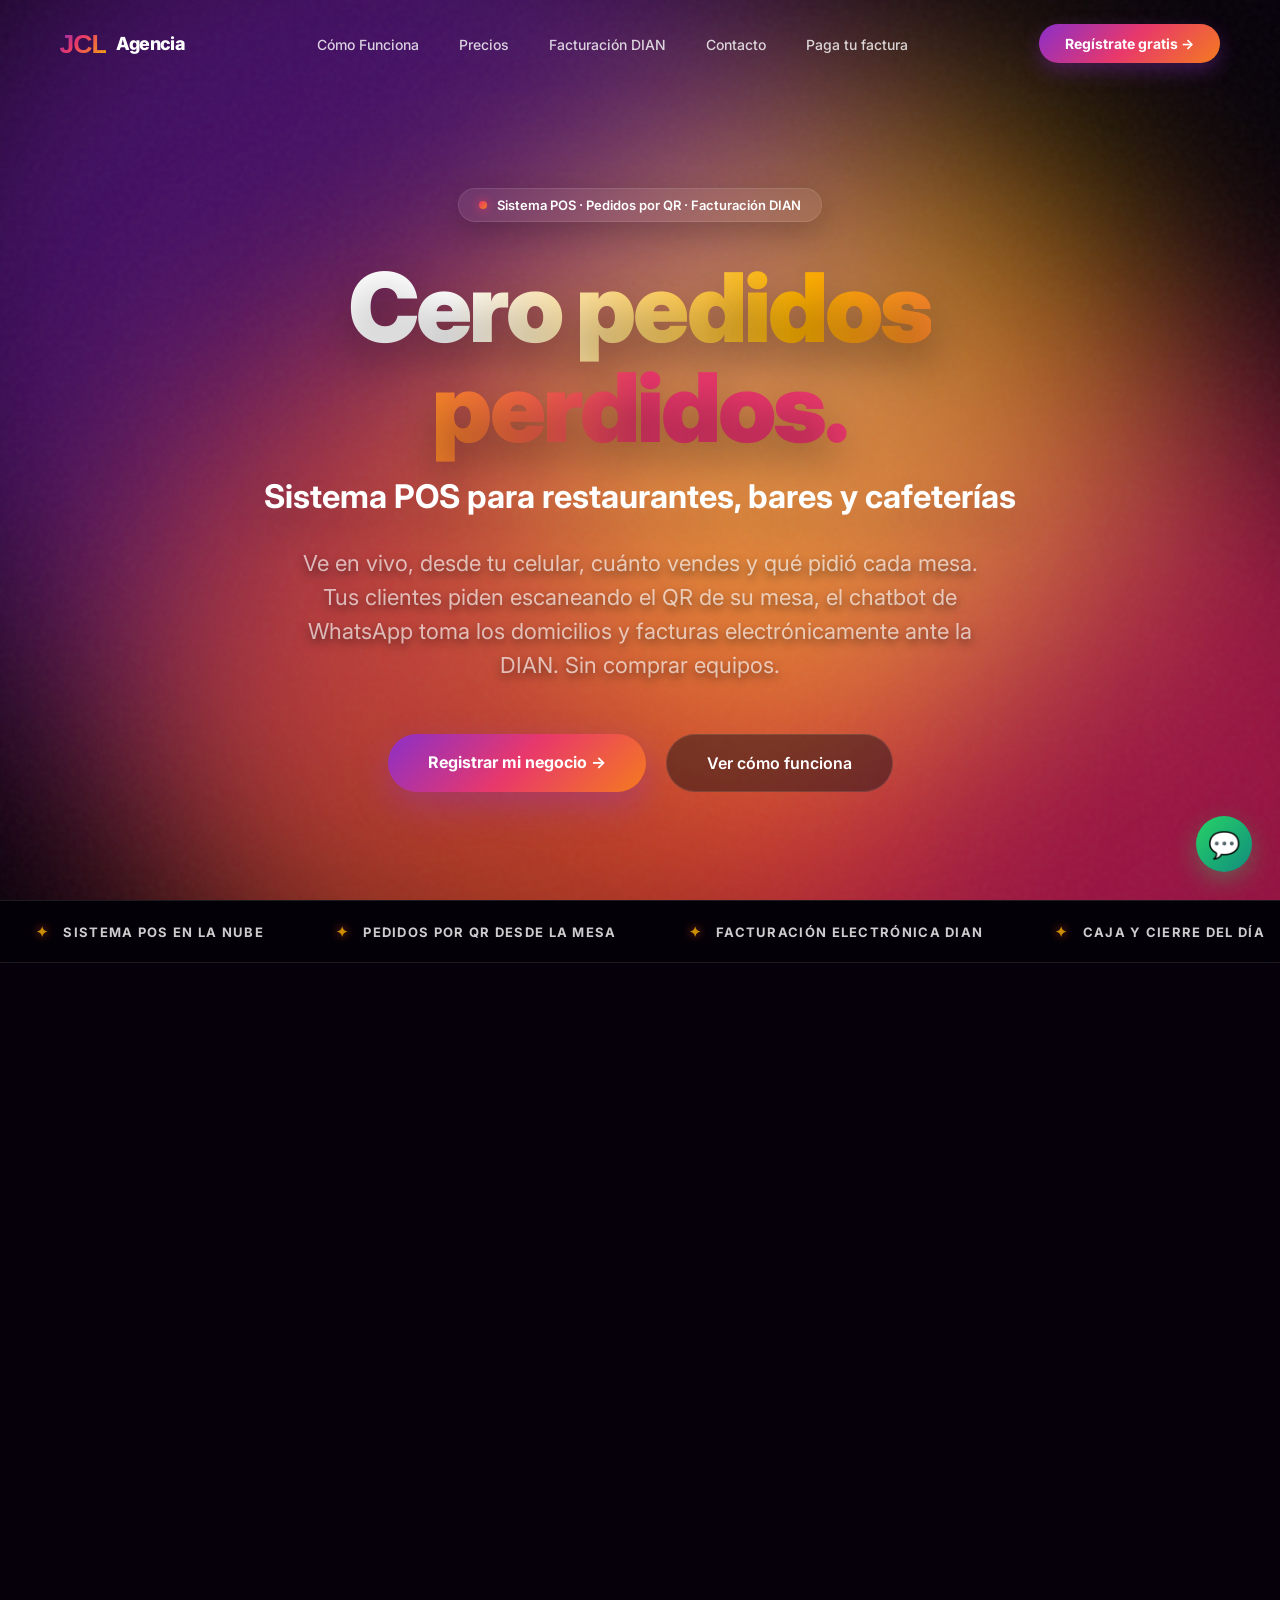
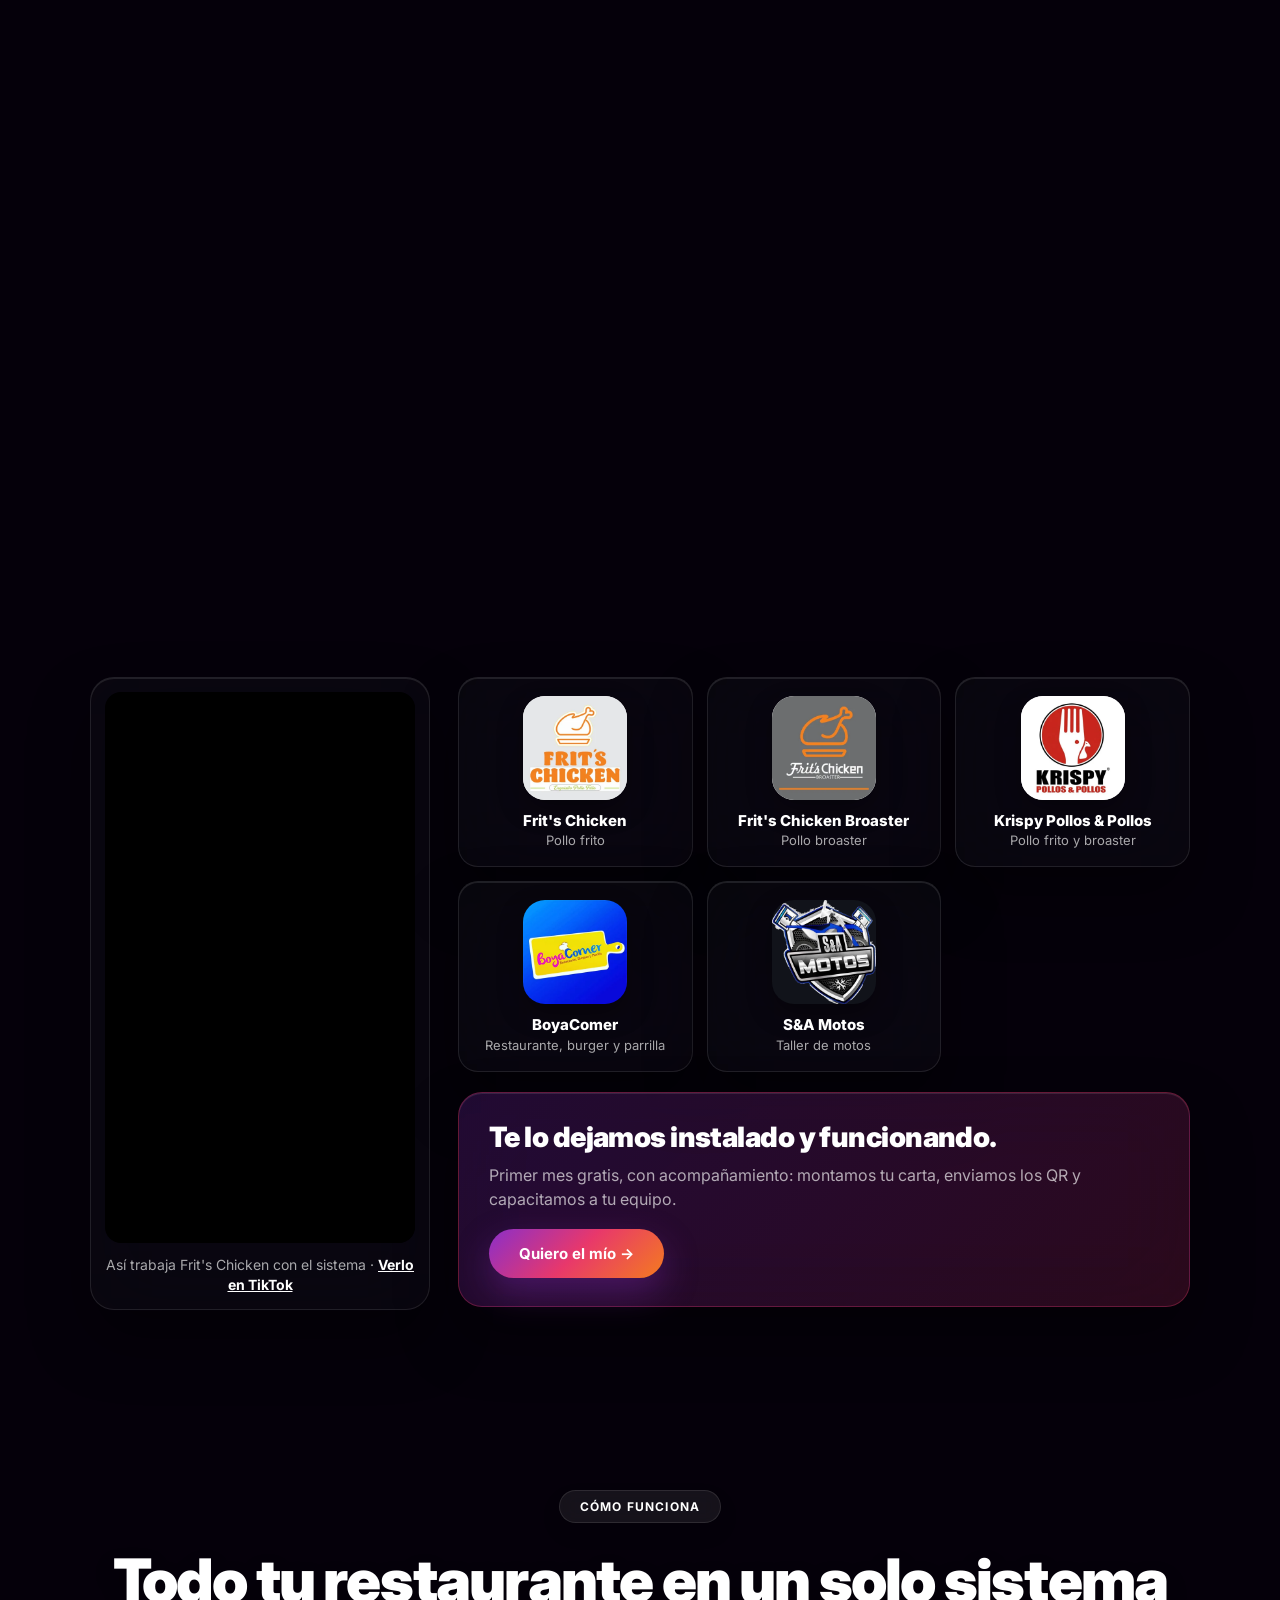
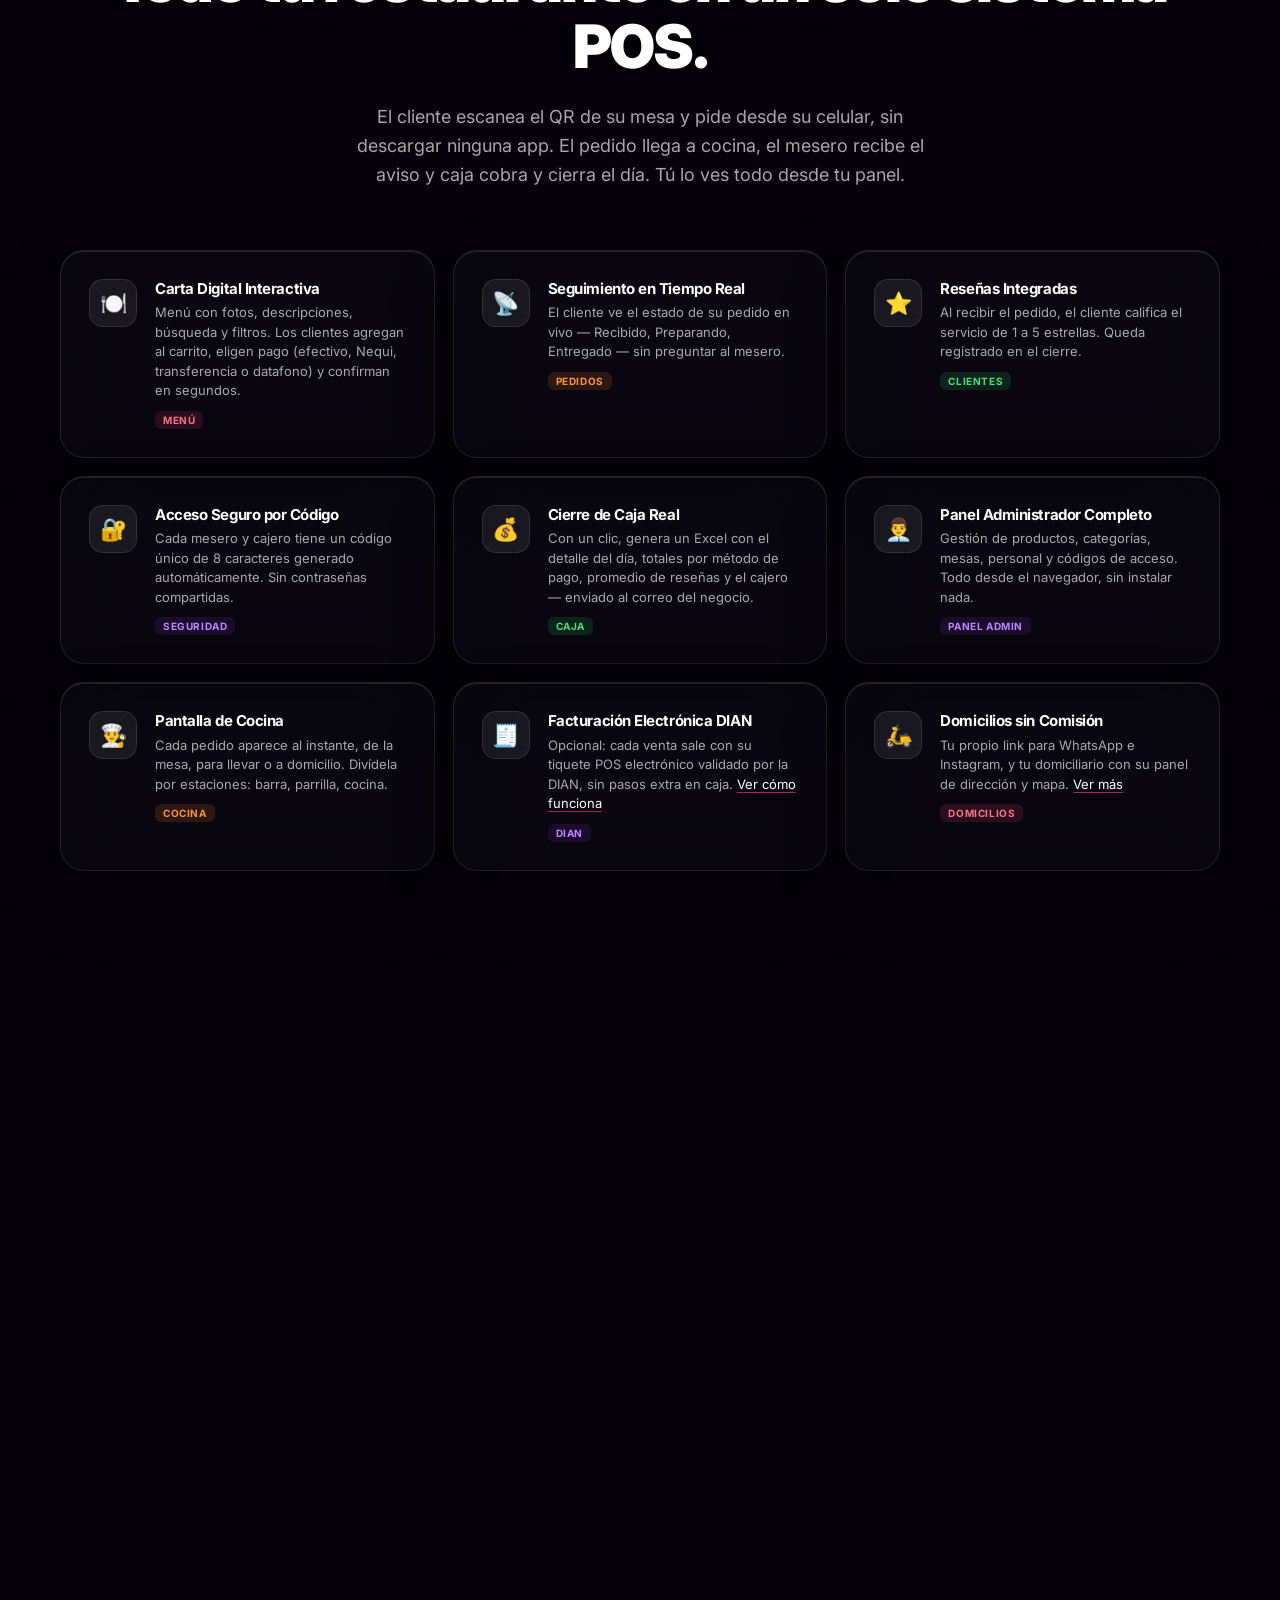
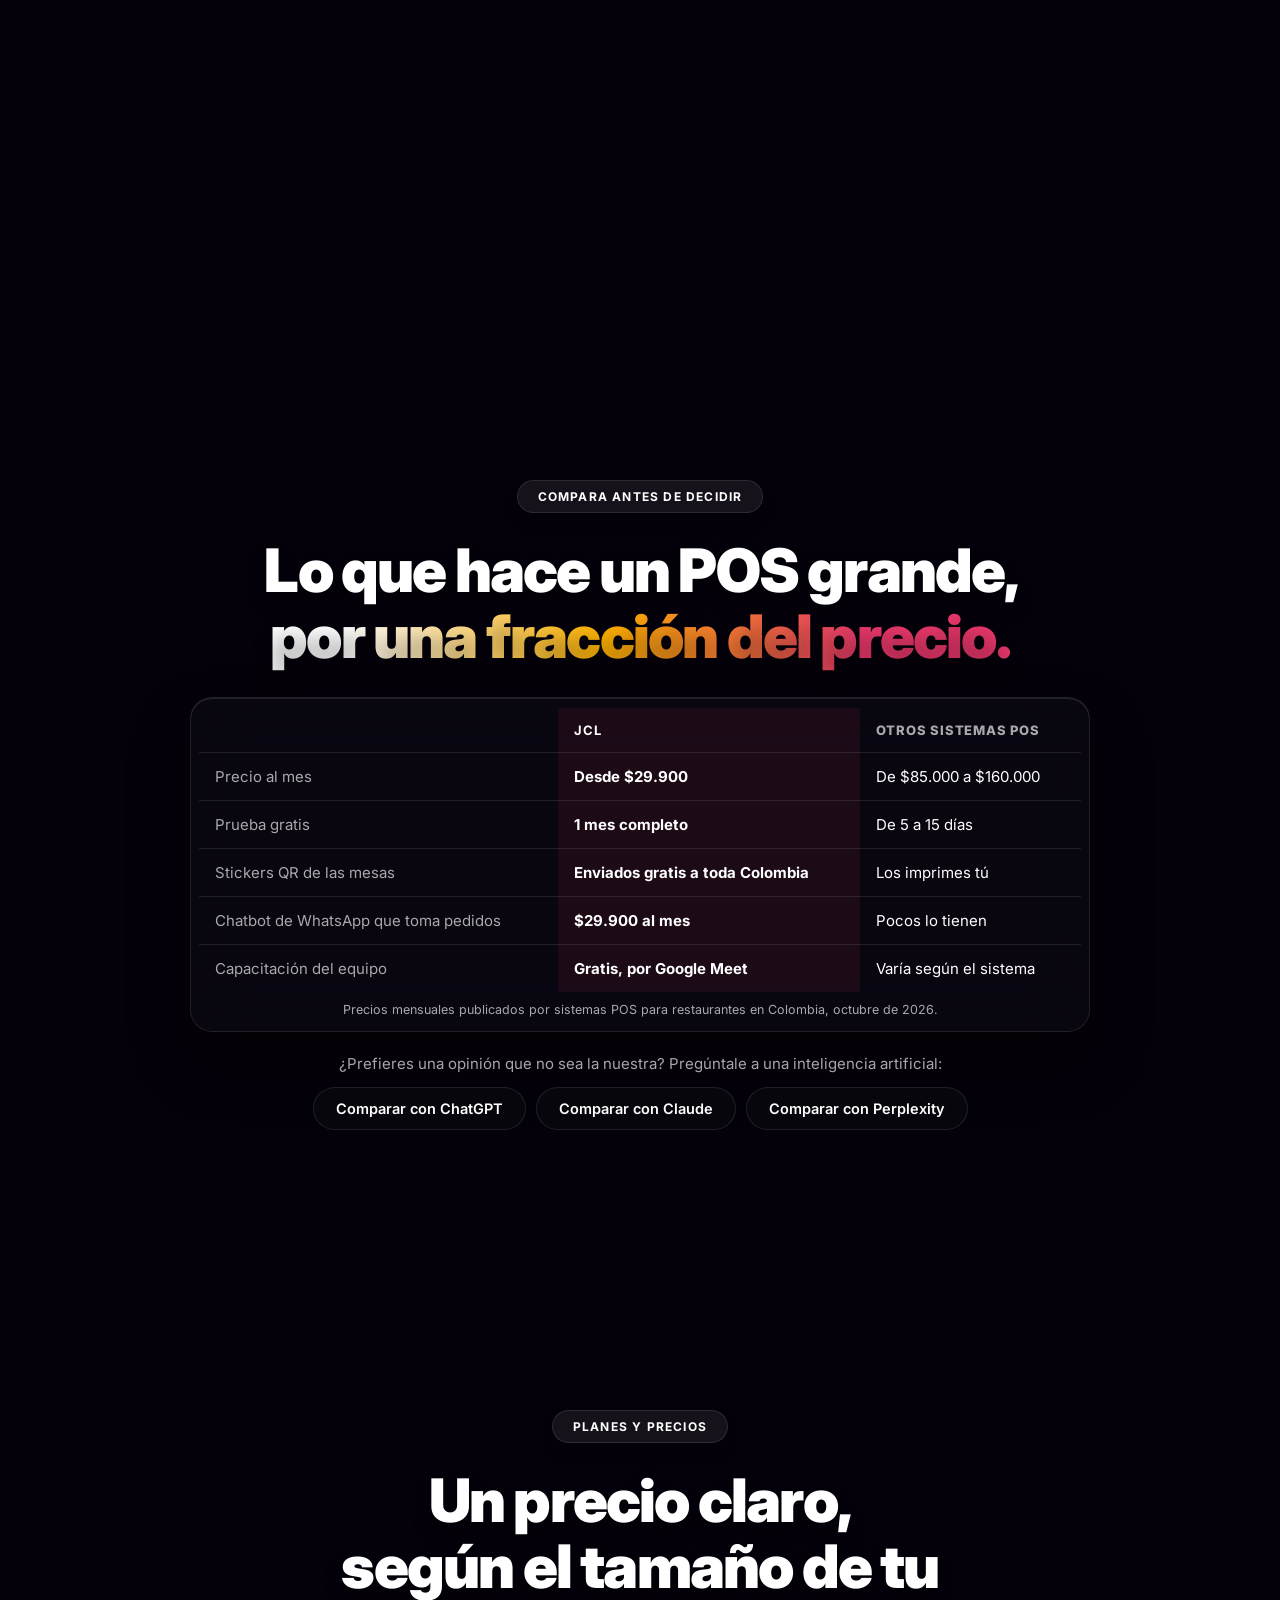
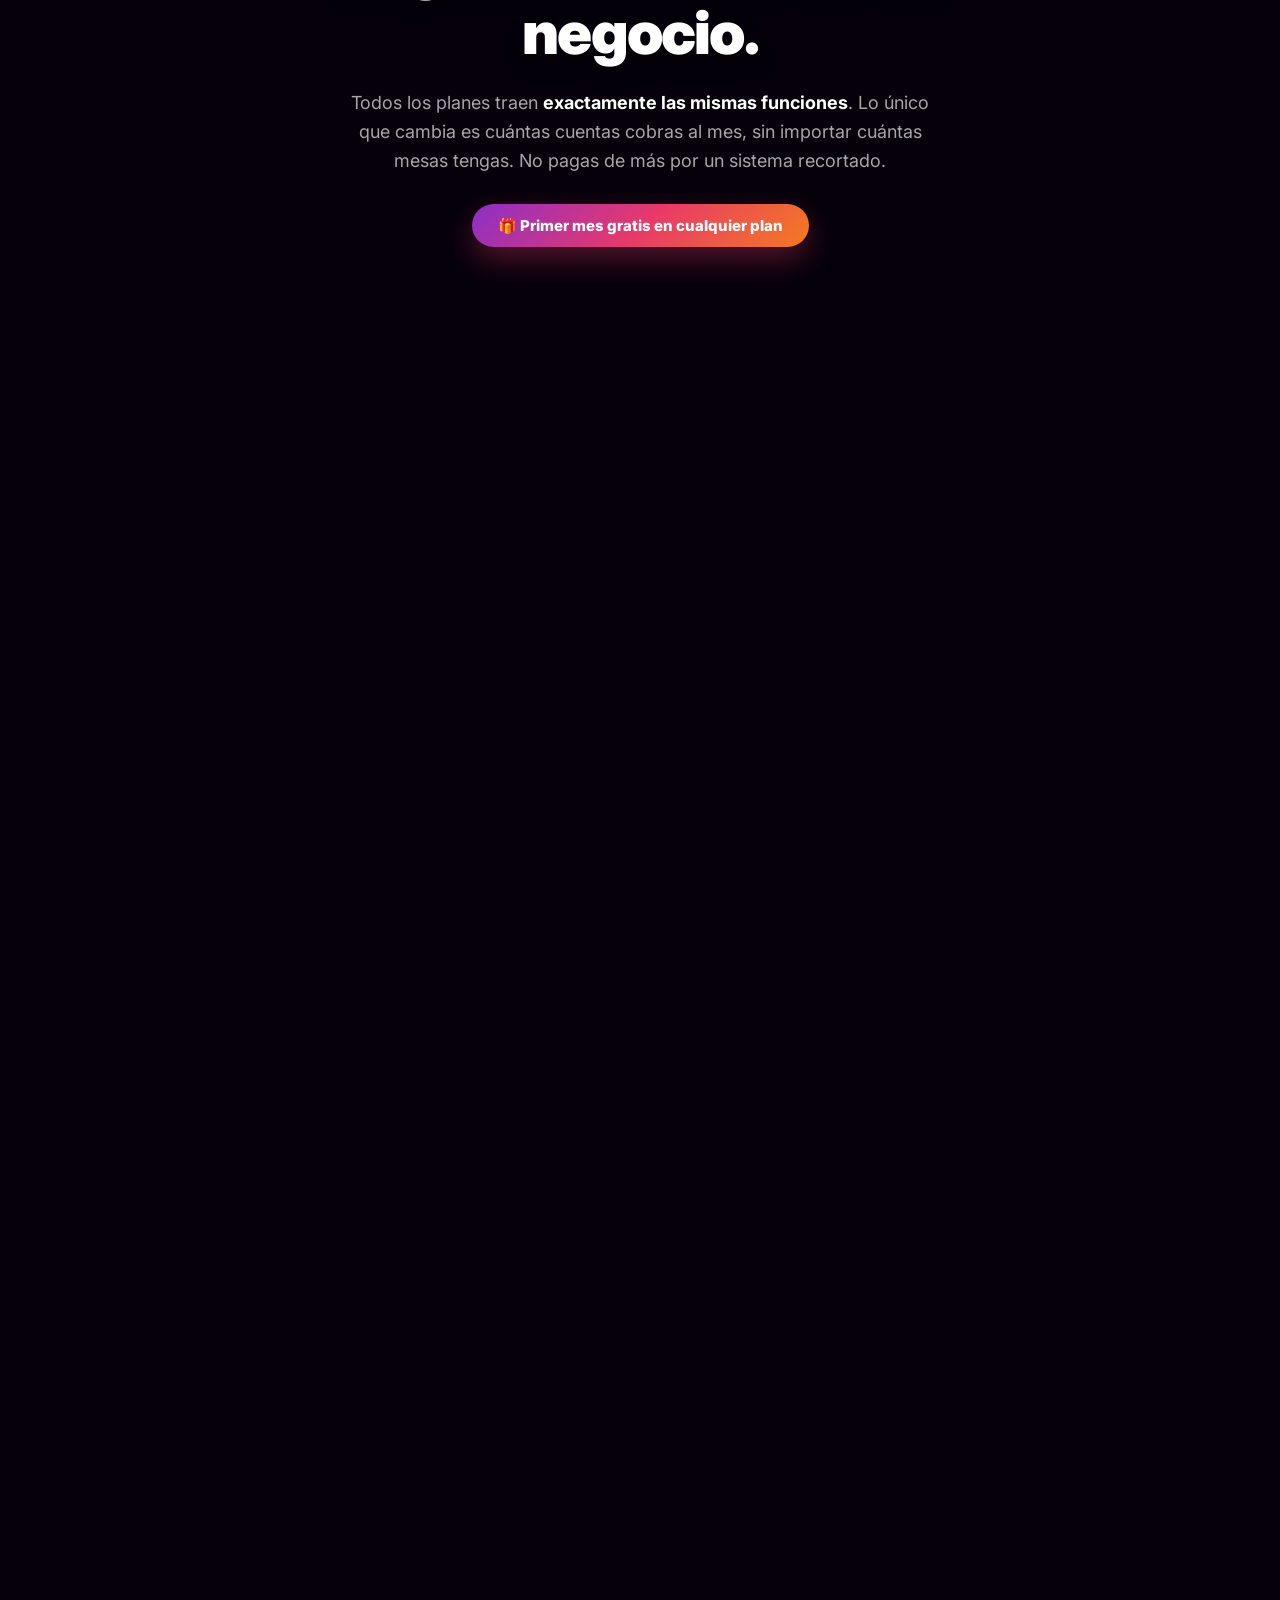
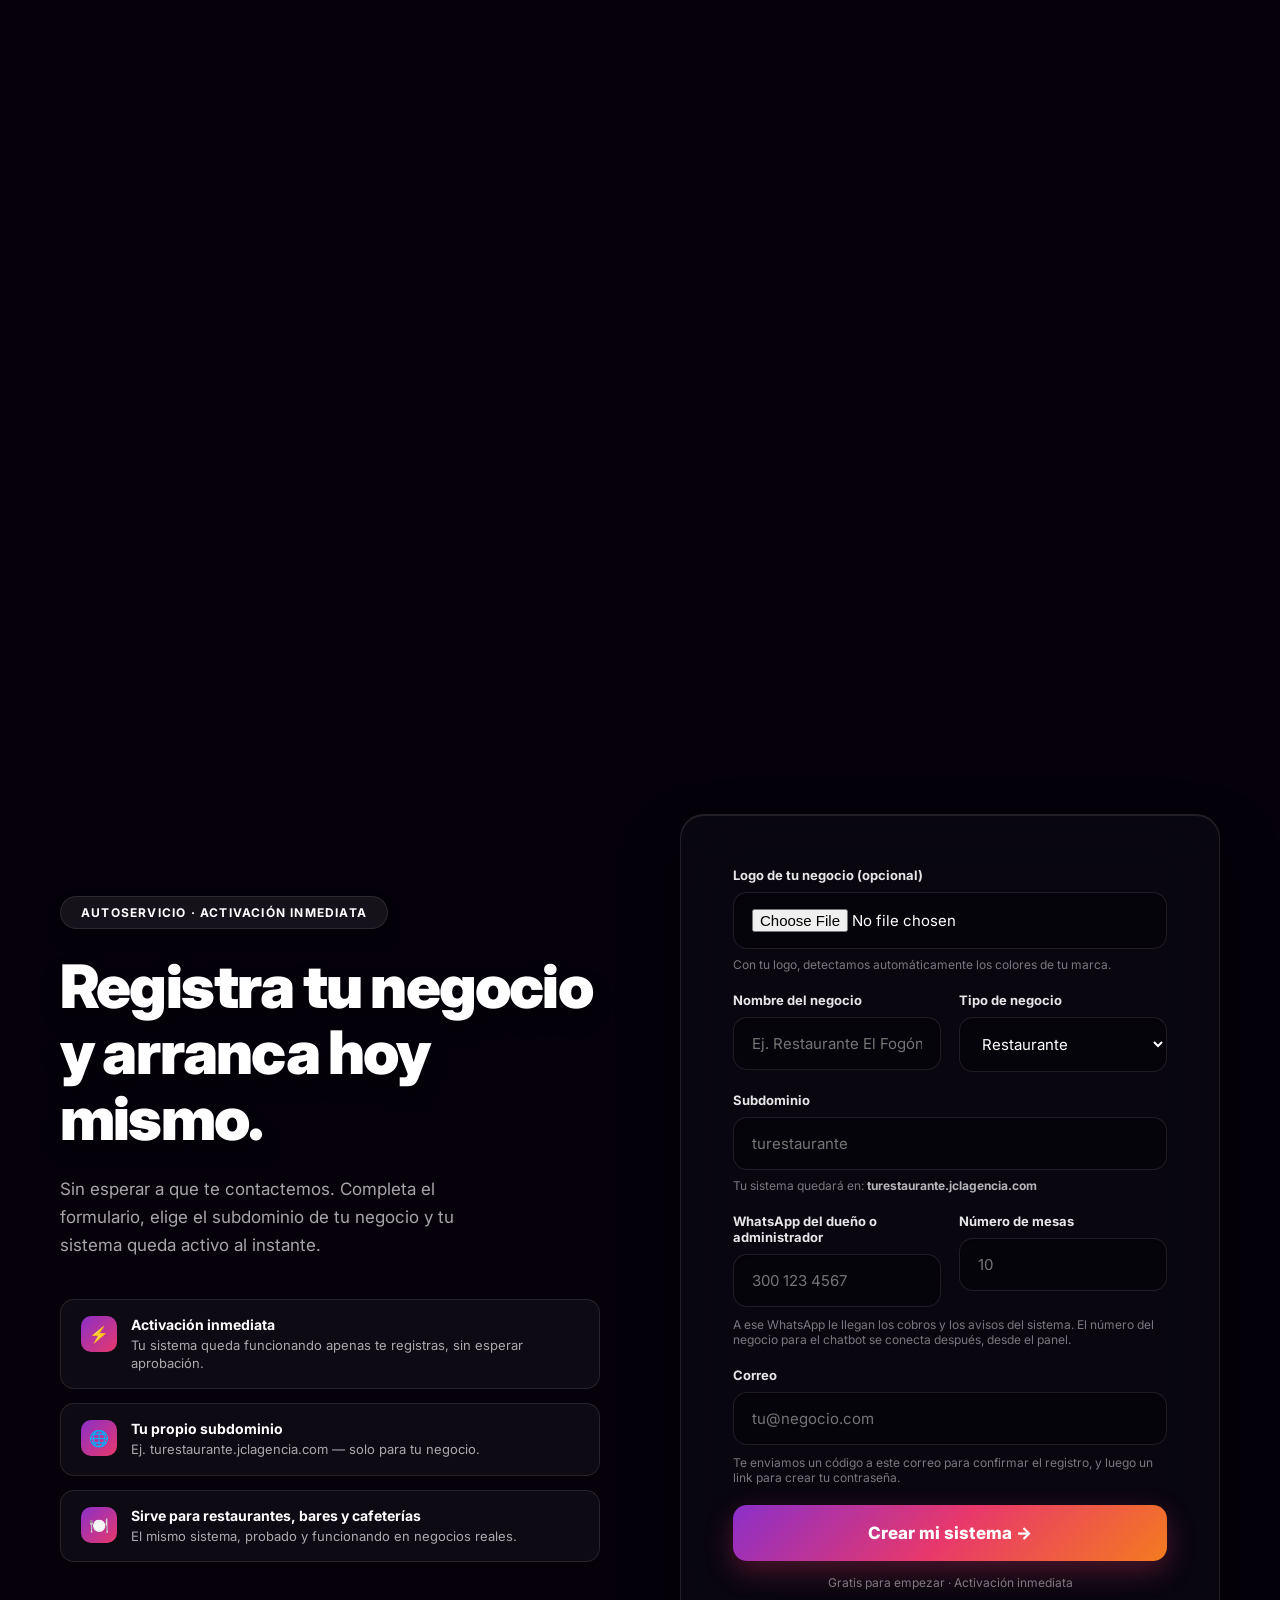
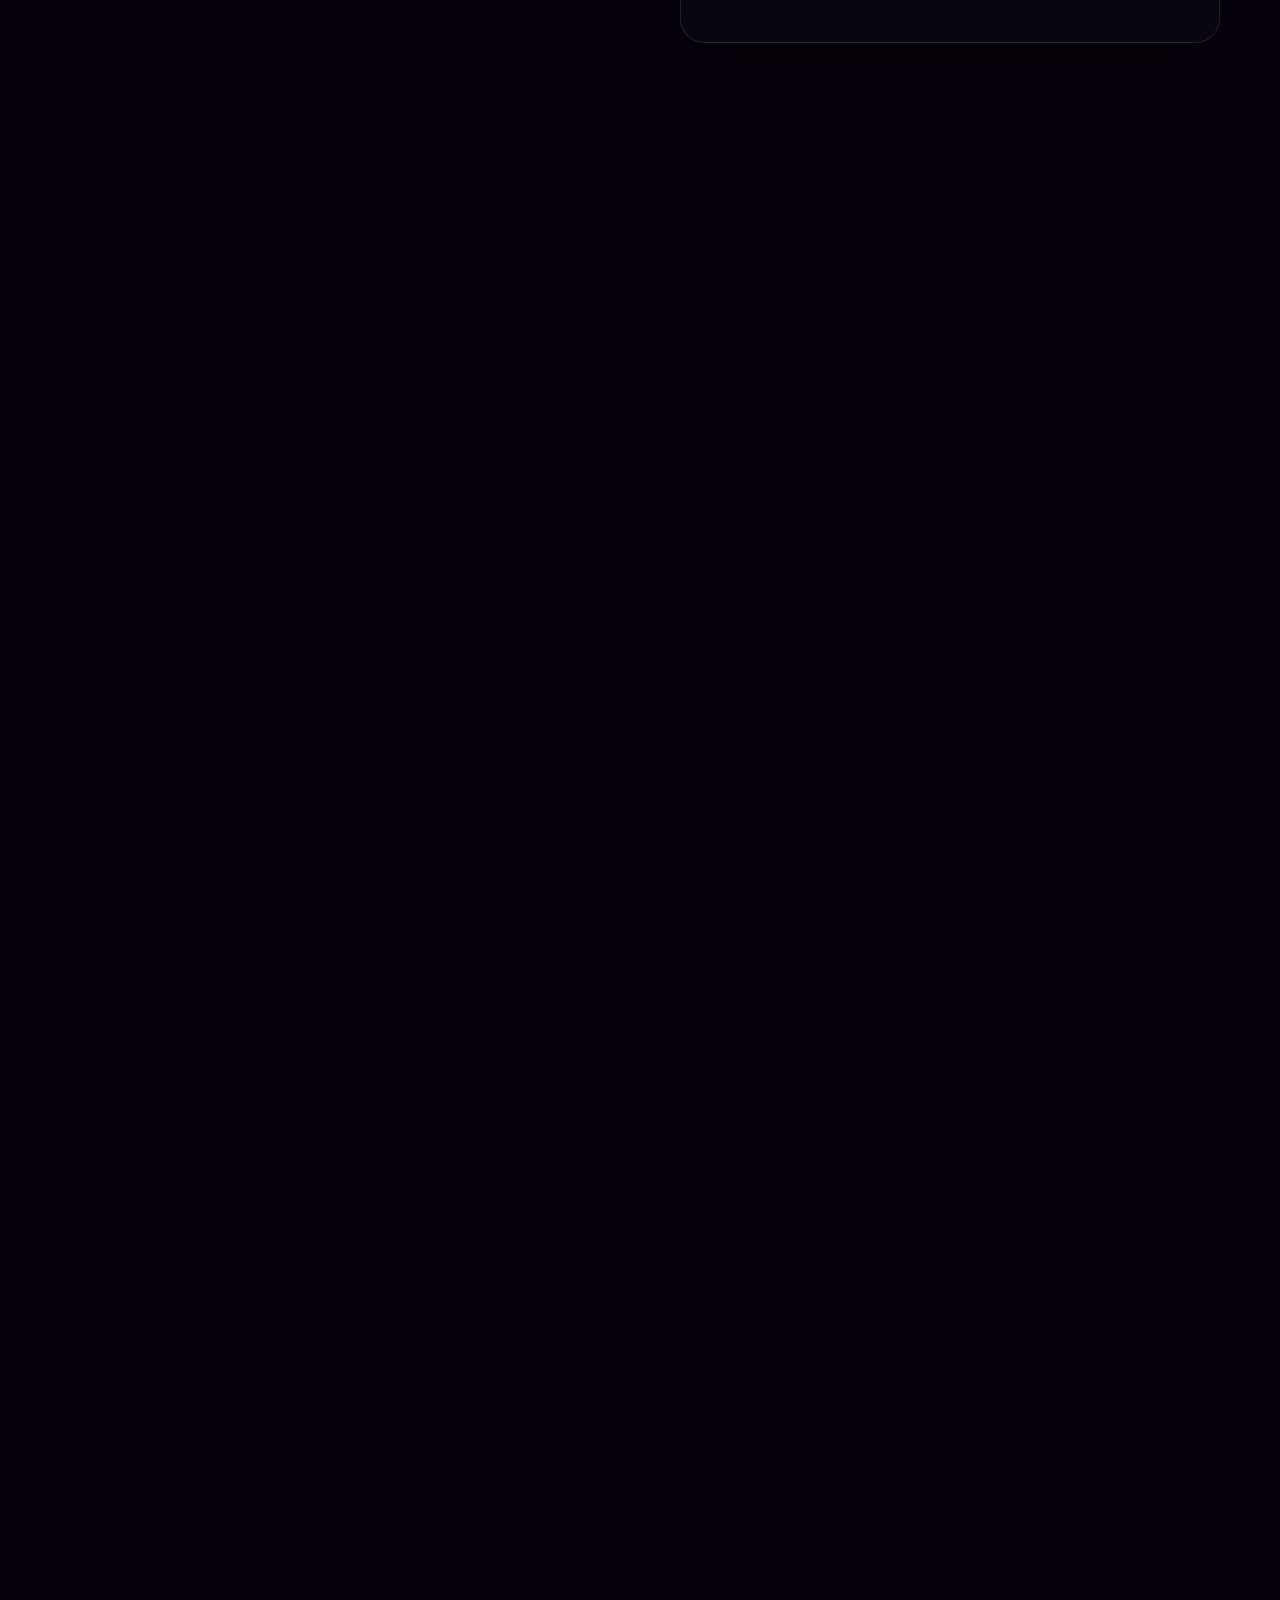
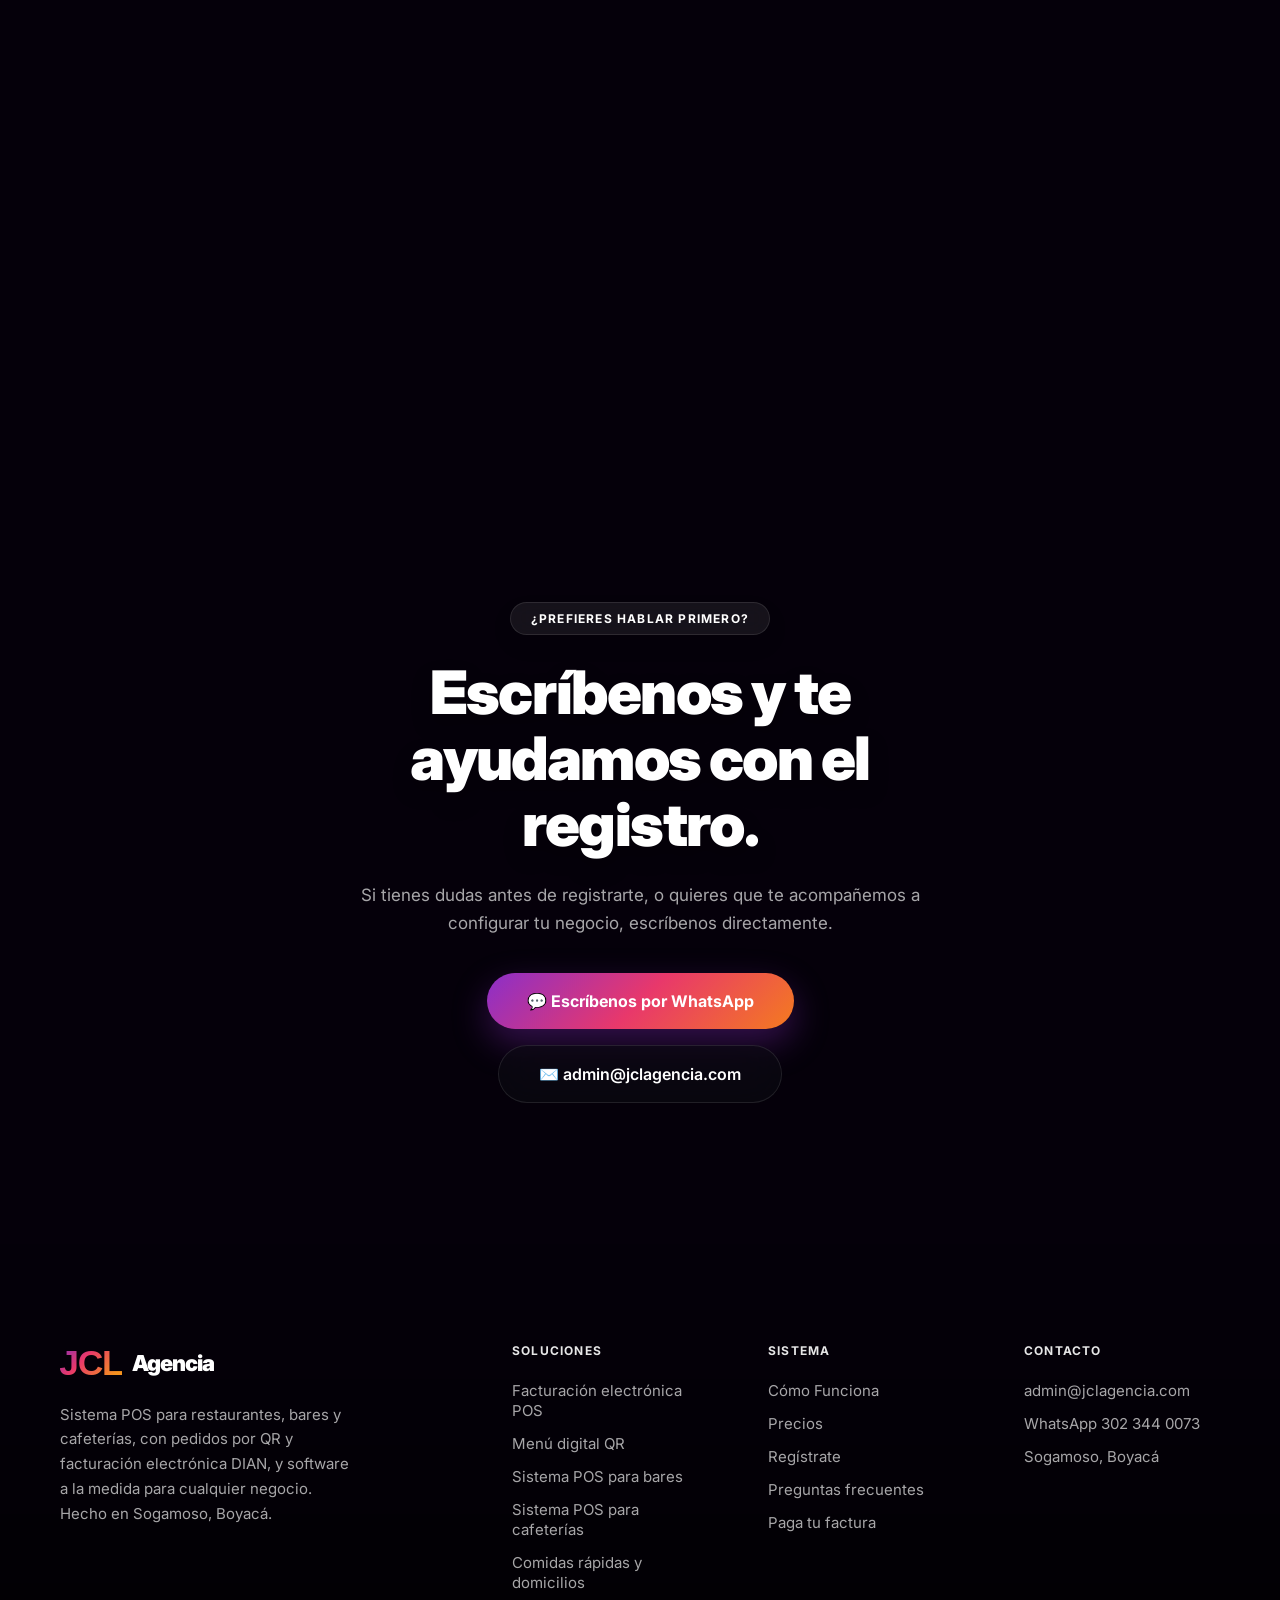
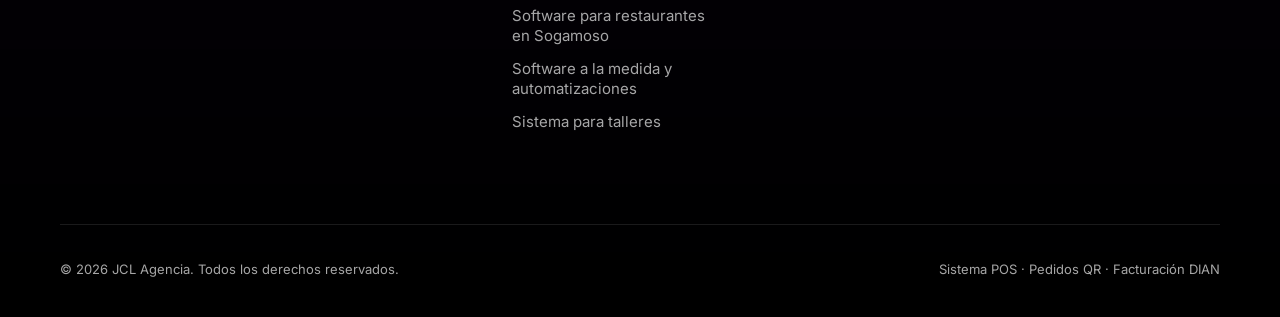
<file: index.html>
<!DOCTYPE html>
<html lang="es">
<head>
<meta charset="UTF-8">
<meta name="viewport" content="width=device-width, initial-scale=1.0">
<script>if (window.location.search) history.replaceState(null, '', window.location.pathname);</script>
<title>Sistema POS para restaurantes, bares y cafeterías | JCL Agencia</title>
<meta name="description" content="Sistema POS para restaurantes, bares y cafeterías en Colombia: pedidos por QR desde la mesa, caja, cocina, inventario, domicilios y facturación electrónica DIAN. Primer mes gratis.">
<link rel="canonical" href="https://jclagencia.com/">
<meta name="theme-color" content="#125EE0">

<!-- Favicon en archivos REALES: Googlebot no puede descargar un icono
     incrustado como data: URI, por eso el buscador mostraba el mundito gris.
     Los tamaños son múltiplos de 48, que es lo que Google pide. -->
<link rel="icon" href="/favicon.ico" sizes="any">
<link rel="icon" type="image/png" sizes="48x48" href="/icons/icon-48.png">
<link rel="icon" type="image/png" sizes="96x96" href="/icons/icon-96.png">
<link rel="icon" type="image/png" sizes="192x192" href="/icons/icon-192.png">
<link rel="apple-touch-icon" sizes="180x180" href="/icons/apple-touch-icon.png">

<!-- Vista previa al compartir (WhatsApp, Facebook, X). Sin og:image el enlace
     se compartía sin imagen, con un recuadro vacío. -->
<meta property="og:type" content="website">
<meta property="og:site_name" content="JCL Agencia">
<meta property="og:locale" content="es_CO">
<meta property="og:url" content="https://jclagencia.com/">
<meta property="og:title" content="Sistema POS para restaurantes, bares y cafeterías | JCL Agencia">
<meta property="og:description" content="Caja, cocina, meseros, inventario, domicilios y facturación electrónica DIAN, con pedidos desde la mesa por QR. Primer mes gratis.">
<meta property="og:image" content="https://jclagencia.com/icons/og-image.jpg">
<meta property="og:image:width" content="1200">
<meta property="og:image:height" content="630">
<meta property="og:image:alt" content="JCL Agencia — sistema POS para restaurantes, bares y cafeterías">
<meta name="twitter:card" content="summary_large_image">
<meta name="twitter:title" content="Sistema POS para restaurantes, bares y cafeterías | JCL Agencia">
<meta name="twitter:description" content="Sistema POS con pedidos por QR y facturación electrónica DIAN. Primer mes gratis.">
<meta name="twitter:image" content="https://jclagencia.com/icons/og-image.jpg">

<!-- Datos estructurados: es lo que le dice a Google cuál es el logo OFICIAL de
     la marca (distinto del iconito del resultado de búsqueda). -->
<script type="application/ld+json">
{
  "@context": "https://schema.org",
  "@type": "Organization",
  "name": "JCL Agencia",
  "alternateName": "JCL Marketing Digital & Servicios de IA",
  "url": "https://jclagencia.com/",
  "logo": {
    "@type": "ImageObject",
    "url": "https://jclagencia.com/icons/icon-512.png",
    "width": 512,
    "height": 512
  },
  "image": "https://jclagencia.com/icons/og-image.jpg",
  "description": "Sistema POS para restaurantes, bares y cafeterías, con pedidos por QR y facturación electrónica DIAN. Software a la medida y automatizaciones para cualquier negocio.",
  "areaServed": { "@type": "Country", "name": "Colombia" },
  "address": {
    "@type": "PostalAddress",
    "addressLocality": "Sogamoso",
    "addressRegion": "Boyacá",
    "addressCountry": "CO"
  },
  "contactPoint": {
    "@type": "ContactPoint",
    "contactType": "ventas",
    "telephone": "+57-302-344-0073",
    "availableLanguage": ["es"]
  }
}
</script>

<script type="application/ld+json">
{
 "@context": "https://schema.org",
 "@type": "SoftwareApplication",
 "name": "Sistema POS JCL para restaurantes",
 "applicationCategory": "BusinessApplication",
 "applicationSubCategory": "Sistema POS para restaurantes, bares y cafeterías",
 "operatingSystem": "Web: Android, iOS, Windows y macOS",
 "inLanguage": "es-CO",
 "url": "https://jclagencia.com/",
 "description": "Sistema POS en la nube con pedidos por QR desde la mesa, caja, cocina, meseros, inventario, domicilios y facturación electrónica DIAN.",
 "publisher": {
  "@type": "Organization",
  "name": "JCL Agencia",
  "url": "https://jclagencia.com/"
 },
 "offers": {
  "@type": "AggregateOffer",
  "priceCurrency": "COP",
  "lowPrice": "29900",
  "highPrice": "149900",
  "offerCount": "4"
 }
}
</script>
<script type="application/ld+json">
{
 "@context": "https://schema.org",
 "@type": "FAQPage",
 "mainEntity": [
  {
   "@type": "Question",
   "name": "¿Qué es un sistema POS y qué incluye el de JCL?",
   "acceptedAnswer": {
    "@type": "Answer",
    "text": "Un sistema POS (punto de venta) es con lo que cobras y controlas las ventas de tu negocio. El de JCL incluye caja con cierre del día, pantalla de cocina, panel de meseros, inventario, domicilios y pedidos desde la mesa por QR, todo en el navegador, sin instalar nada."
   }
  },
  {
   "@type": "Question",
   "name": "¿Necesito comprar equipos?",
   "acceptedAnswer": {
    "@type": "Answer",
    "text": "No. Funciona en el celular, la tablet o el computador que ya tienes. Si quieres tiquetes impresos, sirve una impresora térmica de 58 u 80 mm en caja."
   }
  },
  {
   "@type": "Question",
   "name": "¿Mis clientes tienen que descargar una aplicación?",
   "acceptedAnswer": {
    "@type": "Answer",
    "text": "No. Escanean el QR de su mesa y la carta abre en el navegador de su celular. Quien prefiera, le pide al mesero, que registra el pedido desde su celular."
   }
  },
  {
   "@type": "Question",
   "name": "¿Cuánto cuesta?",
   "acceptedAnswer": {
    "@type": "Answer",
    "text": "Depende de las cuentas que cobras al mes: $29.900 hasta 100 (unas 3 al día), $59.900 hasta 500 (unas 15 al día), $99.900 hasta 1.500 (unas 50 al día) y $149.900 sin límite. Todos los planes traen las mismas funciones y el primer mes es gratis. La facturación electrónica es opcional y se paga aparte."
   }
  },
  {
   "@type": "Question",
   "name": "¿Puedo facturar electrónicamente ante la DIAN?",
   "acceptedAnswer": {
    "@type": "Answer",
    "text": "Sí, es opcional. Cada venta sale con su tiquete POS electrónico validado por la DIAN y, si el cliente la pide, con factura a su nombre. Te acompañamos en la habilitación. Ver cómo funciona."
   }
  },
  {
   "@type": "Question",
   "name": "Ya facturo con otro sistema, ¿me puedo cambiar?",
   "acceptedAnswer": {
    "@type": "Answer",
    "text": "Sí, sin quedarte un día sin facturar y sin perder nada. La DIAN permite tener más de un sistema registrado, así que el anterior sigue funcionando hasta el día del cambio. Tus facturas viejas siguen siendo válidas porque ya están en la DIAN: antes de cancelar descarga los XML y PDF de tu proveedor anterior, que hay que guardar 5 años. Nosotros hacemos el trámite: certificado digital, habilitación ante la DIAN y un prefijo nuevo para que la numeración no se cruce."
   }
  },
  {
   "@type": "Question",
   "name": "¿Qué pasa si se va el internet?",
   "acceptedAnswer": {
    "@type": "Answer",
    "text": "El sistema funciona en línea: si se cae el internet del local, puedes seguir trabajando desde un celular con datos. Y la facturación electrónica nunca frena la venta: si la DIAN tarda en responder, el documento sale solo apenas responde."
   }
  },
  {
   "@type": "Question",
   "name": "¿Cuánto tarda en estar funcionando?",
   "acceptedAnswer": {
    "@type": "Answer",
    "text": "Queda activo apenas te registras, con tu propia dirección. La carta la armas tomándole una foto a tu carta impresa, y desde tu panel pides los QR de tus mesas: te los enviamos gratis a cualquier parte de Colombia."
   }
  },
  {
   "@type": "Question",
   "name": "¿Cómo me llegan los códigos QR de las mesas?",
   "acceptedAnswer": {
    "@type": "Answer",
    "text": "Los pides desde tu panel y te los enviamos gratis a cualquier parte de Colombia: todos los que necesiten tus mesas y 2 de repuesto de regalo. Los stickers adicionales valen $3.000 cada uno y se suman a tu siguiente mensualidad. Te recomendamos tener al menos 5 de repuesto, por si los quitan o se dañan."
   }
  },
  {
   "@type": "Question",
   "name": "¿Cómo es la capacitación?",
   "acceptedAnswer": {
    "@type": "Answer",
    "text": "Es gratis y por Google Meet: en una videollamada capacitamos a todo tu equipo, meseros, cocina y caja, para que arranquen el mismo día. La agendas por WhatsApp a la hora que les quede bien."
   }
  },
  {
   "@type": "Question",
   "name": "¿Sirve para bares, cafeterías y comidas rápidas?",
   "acceptedAnswer": {
    "@type": "Answer",
    "text": "Sí, es el mismo sistema. Mira cómo funciona en bares, cafeterías y comidas rápidas con domicilios."
   }
  },
  {
   "@type": "Question",
   "name": "¿Hacen software para negocios que no son restaurantes?",
   "acceptedAnswer": {
    "@type": "Answer",
    "text": "Sí. Hacemos software a la medida y automatizaciones para cualquier negocio: ya tenemos funcionando sistemas para una IPS, una constructora, un taller de motos y un centro de estética."
   }
  },
  {
   "@type": "Question",
   "name": "¿Tienen sistema para talleres?",
   "acceptedAnswer": {
    "@type": "Answer",
    "text": "Sí: JCL Talleres, para talleres de motos, carros, maquinaria o cualquier equipo, con órdenes de trabajo, inventario, caja, abonos y avisos al cliente por WhatsApp. Cuesta $99.900 al mes con 60 órdenes de trabajo incluidas."
   }
  }
 ]
}
</script>

<link rel="preconnect" href="https://fonts.googleapis.com">
<link rel="preconnect" href="https://fonts.gstatic.com" crossorigin>
<link href="https://fonts.googleapis.com/css2?family=Inter:wght@400;500;600;700;800;900&display=swap" rel="stylesheet">
<style>
/* ── RESET & VARIABLES ── */
*, *::before, *::after { box-sizing: border-box; margin: 0; padding: 0; }
html { scroll-behavior: smooth; }

:root {
  --c-purple: #6A1B9A;
  --c-magenta: #E91E63;
  --c-orange: #FF5722;
  --c-yellow: #FFB300;
  --c-jcl1: #8B2FC9;
  --c-jcl2: #E8386B;
  --c-jcl3: #F47B1F;
  --text-main: #FFFFFF;
  --text-muted: rgba(255,255,255,0.65);
  --glass-bg: rgba(15,15,20,0.45);
  --glass-border: rgba(255,255,255,0.1);
  --glass-highlight: rgba(255,255,255,0.18);
  --radius-sm: 16px;
  --radius-md: 24px;
  --radius-lg: 32px;
}

body {
  background: #05000a;
  color: var(--text-main);
  font-family: 'Inter', -apple-system, BlinkMacSystemFont, "Segoe UI", sans-serif;
  overflow-x: hidden;
  -webkit-font-smoothing: antialiased;
}
h1,h2,h3,h4,.hh,.sh { font-family: 'Inter', -apple-system, "Segoe UI", sans-serif; letter-spacing:-0.03em; }
::-webkit-scrollbar{width:6px}::-webkit-scrollbar-track{background:#05000a}::-webkit-scrollbar-thumb{background:rgba(255,255,255,.2);border-radius:10px}

/* ── BACKGROUND ANIMADO ── */
.ocean-bg { position:fixed;top:0;left:0;right:0;bottom:0;z-index:-1;background:#05000a;overflow:hidden; }
.wave { position:absolute;border-radius:50%;filter:blur(120px);opacity:.65;animation:fluidWave 25s cubic-bezier(.4,0,.2,1) infinite alternate;will-change:transform; }
.wave.purple{background:var(--c-purple);width:80vw;height:80vw;top:-20%;left:-10%;animation-duration:28s}
.wave.magenta{background:var(--c-magenta);width:70vw;height:70vw;top:40%;right:-20%;animation-delay:-5s;animation-duration:22s}
.wave.orange{background:var(--c-orange);width:60vw;height:60vw;bottom:-20%;left:10%;animation-delay:-10s}
.wave.yellow{background:var(--c-yellow);width:50vw;height:50vw;top:10%;left:40%;animation-delay:-15s;mix-blend-mode:screen}
@keyframes fluidWave{0%{transform:translate(0,0) scale(1) rotate(0deg)}50%{transform:translate(10vw,-10vh) scale(1.1) rotate(180deg)}100%{transform:translate(-10vw,10vh) scale(.9) rotate(360deg)}}
.noise-overlay{position:fixed;inset:0;z-index:-1;background-image:url("data:image/svg+xml,%3Csvg viewBox='0 0 200 200' xmlns='http://www.w3.org/2000/svg'%3E%3Cfilter id='n'%3E%3CfeTurbulence type='fractalNoise' baseFrequency='.75' numOctaves='3' stitchTiles='stitch'/%3E%3C/filter%3E%3Crect width='100%25' height='100%25' filter='url(%23n)'/%3E%3C/svg%3E");opacity:.04;pointer-events:none}

/* ── PRELOADER ── */
#pl{position:fixed;inset:0;background:#05000a;z-index:9000;display:flex;align-items:center;justify-content:center;transition:opacity .7s,visibility .7s}
#pl.hide{opacity:0;visibility:hidden}
.pl-logo{font-size:56px;font-weight:900;letter-spacing:-.04em;background:linear-gradient(135deg,var(--c-jcl1),var(--c-jcl2),var(--c-jcl3));-webkit-background-clip:text;-webkit-text-fill-color:transparent;background-clip:text;animation:plpop .9s forwards}
@keyframes plpop{from{opacity:0;transform:scale(.85)}to{opacity:1;transform:scale(1)}}

/* ── NAVEGACIÓN ── */
nav{position:fixed;top:0;left:0;right:0;z-index:1000;padding:24px 60px;display:flex;align-items:center;justify-content:space-between;transition:all .4s cubic-bezier(.16,1,.3,1)}
nav.sc{padding:16px 60px;background:rgba(5,0,10,.6);backdrop-filter:blur(24px) saturate(180%);-webkit-backdrop-filter:blur(24px) saturate(180%);border-bottom:1px solid var(--glass-border)}
.nlogo{display:flex;align-items:center;gap:10px;text-decoration:none}
.nlogo-icon{height:30px;width:auto;display:block}
.nlogo-text{font-weight:800;font-size:18px;color:#fff;letter-spacing:-.03em}
.nlinks{display:flex;gap:40px;list-style:none}
.nlinks a{color:var(--text-main);text-decoration:none;font-size:14px;font-weight:500;opacity:.8;transition:opacity .2s}
.nlinks a:hover{opacity:1}
/* Con "Software a la medida" son seis enlaces: siempre en una línea, más juntos
   en pantallas medianas y menú hamburguesa antes de que se aprieten. */
.nlinks a{white-space:nowrap}
@media(max-width:1240px){.nlinks{gap:26px}}
.ncta{background:linear-gradient(135deg,var(--c-jcl1),var(--c-jcl2),var(--c-jcl3));color:#fff;padding:11px 26px;border-radius:100px;font-size:14px;font-weight:700;text-decoration:none;transition:all .3s;box-shadow:0 8px 20px rgba(139,47,201,.35)}
.ncta:hover{transform:translateY(-2px);box-shadow:0 12px 28px rgba(139,47,201,.5)}
.nburg{display:none;flex-direction:column;gap:6px;cursor:pointer;background:none;border:none;z-index:1001}
.nburg span{width:28px;height:2px;background:var(--text-main);display:block;border-radius:2px}
@media(max-width:1120px){.nlinks,nav > .ncta{display:none}.nburg{display:flex}}
.mmenu{position:fixed;inset:0;background:rgba(5,0,10,.94);backdrop-filter:blur(32px);z-index:999;flex-direction:column;align-items:center;justify-content:center;gap:32px;opacity:0;visibility:hidden;transition:opacity .3s ease,visibility .3s ease}
.mmenu.open{opacity:1;visibility:visible;display:flex}
.mmenu a{color:var(--text-main);text-decoration:none;font-size:28px;font-weight:800;transition:all .2s;opacity:0;transform:translateY(16px)}
.mmenu.open a{opacity:1;transform:translateY(0)}
.mmenu.open a:nth-child(2){transition-delay:.05s}
.mmenu.open a:nth-child(3){transition-delay:.1s}
.mmenu.open a:nth-child(4){transition-delay:.15s}
.mmenu.open a:nth-child(5){transition-delay:.2s}
.mmenu.open a:nth-child(6){transition-delay:.25s}
.mmenu.open a:nth-child(7){transition-delay:.3s}
.mmenu a:hover{background:linear-gradient(135deg,var(--c-jcl1),var(--c-jcl2),var(--c-jcl3));-webkit-background-clip:text;-webkit-text-fill-color:transparent;background-clip:text}
.mmenu .mcls{position:absolute;top:24px;right:24px;background:rgba(255,255,255,.08);border:1px solid var(--glass-border);color:#fff;font-size:20px;cursor:pointer;opacity:.8;width:40px;height:40px;border-radius:50%;display:flex;align-items:center;justify-content:center;transition:all .2s}
.mmenu .mcls:hover{opacity:1;background:rgba(255,255,255,.15)}

/* ── HERO ── */
#hero{min-height:100vh;display:flex;align-items:center;justify-content:center;position:relative;padding:160px 60px 80px;text-align:center}
.hcontent{position:relative;z-index:2;max-width:980px;margin:0 auto}
.hbadge{display:inline-flex;align-items:center;gap:10px;background:rgba(255,255,255,.07);border:1px solid var(--glass-border);backdrop-filter:blur(10px);padding:8px 20px;border-radius:100px;font-size:13px;font-weight:600;margin-bottom:36px;box-shadow:0 10px 30px rgba(0,0,0,.2);animation:fup .8s ease forwards}
.bdot{width:8px;height:8px;background:linear-gradient(135deg,var(--c-jcl2),var(--c-jcl3));border-radius:50%;box-shadow:0 0 10px var(--c-jcl2);animation:pulse 2s infinite}
@keyframes pulse{0%,100%{box-shadow:0 0 6px var(--c-jcl2)}50%{box-shadow:0 0 16px var(--c-jcl2),0 0 28px rgba(232,56,107,.4)}}
h1.hh{font-size:clamp(46px,7.5vw,96px);font-weight:900;line-height:1.04;margin-bottom:28px;text-shadow:0 20px 40px rgba(0,0,0,.3);animation:fup .8s ease .1s forwards;opacity:0}
.hh-kw{display:block;font-size:.34em;font-weight:700;letter-spacing:0;line-height:1.3;margin-top:18px;color:var(--text-main);-webkit-text-fill-color:var(--text-main)}
.gt{background:linear-gradient(to right,#fff 10%,var(--c-yellow) 45%,var(--c-jcl2) 80%);-webkit-background-clip:text;-webkit-text-fill-color:transparent;background-clip:text}
.hsub{font-size:clamp(17px,2.1vw,22px);color:var(--text-muted);max-width:680px;margin:0 auto 52px;line-height:1.55;font-weight:400;text-shadow:0 4px 10px rgba(0,0,0,.5);animation:fup .8s ease .2s forwards;opacity:0}
.hact{display:flex;gap:20px;justify-content:center;flex-wrap:wrap;animation:fup .8s ease .3s forwards;opacity:0}
.bp{background:linear-gradient(135deg,var(--c-jcl1),var(--c-jcl2),var(--c-jcl3));color:#fff;padding:18px 40px;border-radius:100px;font-size:16px;font-weight:700;text-decoration:none;transition:all .3s;box-shadow:0 14px 35px rgba(139,47,201,.35)}
.bp:hover{transform:translateY(-3px) scale(1.02);box-shadow:0 20px 44px rgba(139,47,201,.55)}
.bs{background:var(--glass-bg);color:var(--text-main);border:1px solid var(--glass-border);backdrop-filter:blur(20px);padding:18px 40px;border-radius:100px;font-size:16px;font-weight:600;text-decoration:none;transition:all .3s}
.bs:hover{background:rgba(255,255,255,.1);border-color:var(--glass-highlight);transform:translateY(-3px)}

/* ── HERO STATS MINI ── */
.hero-stats{display:flex;gap:48px;justify-content:center;margin-top:64px;padding-top:48px;border-top:1px solid var(--glass-border);animation:fup .8s ease .45s forwards;opacity:0}
.hstat{text-align:center}
.hstat-v{font-size:28px;font-weight:900;background:linear-gradient(135deg,var(--c-jcl1),var(--c-jcl2));-webkit-background-clip:text;-webkit-text-fill-color:transparent;background-clip:text}
.hstat-l{font-size:12px;color:var(--text-muted);font-weight:600;text-transform:uppercase;letter-spacing:.08em;margin-top:4px}

/* ── MARQUEE ── */
.mqsec{overflow:hidden;background:rgba(0,0,0,.2);backdrop-filter:blur(10px);border-top:1px solid var(--glass-border);border-bottom:1px solid var(--glass-border)}
.mqtrack{display:flex}
.mqcontent{display:flex;align-items:center;animation:mq 50s linear infinite;white-space:nowrap}
.mqitem{padding:22px 36px;font-size:13px;letter-spacing:.1em;text-transform:uppercase;color:var(--text-main);font-weight:700;display:flex;align-items:center;gap:14px;opacity:.8}
.mqitem::before{content:'✦';color:var(--c-yellow);font-size:14px;text-shadow:0 0 10px var(--c-orange)}
@keyframes mq{from{transform:translateX(0)}to{transform:translateX(-50%)}}

/* ── COMPONENTES GLOBALES ── */
.sec{padding:140px 60px;max-width:1400px;margin:0 auto;position:relative;z-index:2}
.glass-panel{background:var(--glass-bg);backdrop-filter:blur(40px) saturate(150%);-webkit-backdrop-filter:blur(40px) saturate(150%);border:1px solid var(--glass-border);box-shadow:0 30px 60px rgba(0,0,0,.4),inset 0 1px 0 rgba(255,255,255,.1);border-radius:var(--radius-md);transition:all .4s cubic-bezier(.16,1,.3,1)}
.glass-panel:hover{border-color:var(--glass-highlight);transform:translateY(-5px);box-shadow:0 40px 80px rgba(0,0,0,.5),inset 0 1px 0 rgba(255,255,255,.18);background:rgba(22,22,30,.55)}
.stag{display:inline-flex;align-items:center;padding:8px 20px;border-radius:100px;background:rgba(255,255,255,.07);border:1px solid var(--glass-border);backdrop-filter:blur(10px);font-size:12px;font-weight:700;letter-spacing:.1em;text-transform:uppercase;margin-bottom:24px;box-shadow:0 10px 20px rgba(0,0,0,.1)}
h2.sh{font-size:clamp(36px,5vw,60px);font-weight:900;letter-spacing:-.03em;line-height:1.1;margin-bottom:24px;text-shadow:0 10px 20px rgba(0,0,0,.3)}
.ssub{font-size:18px;color:var(--text-muted);max-width:600px;line-height:1.6}

/* ── BENTO SISTEMAS PRINCIPALES ── */
.bgrid{display:grid;grid-template-columns:repeat(12,1fr);gap:20px;margin-top:56px}
.bc{padding:44px;position:relative;overflow:hidden;display:flex;flex-direction:column;text-decoration:none;color:inherit}
.bc.c4{grid-column:span 4}.bc.c6{grid-column:span 6}.bc.c8{grid-column:span 8}
.cnum{font-size:12px;color:var(--text-muted);font-weight:700;letter-spacing:.1em;margin-bottom:28px;display:flex;align-items:center;gap:14px}
.cnum::after{content:'';flex:1;height:1px;background:var(--glass-border)}
.cico{width:60px;height:60px;border-radius:18px;background:rgba(255,255,255,.06);border:1px solid var(--glass-border);display:flex;align-items:center;justify-content:center;font-size:28px;margin-bottom:22px;box-shadow:0 8px 18px rgba(0,0,0,.2)}
.ctitle{font-size:23px;font-weight:800;margin-bottom:14px;line-height:1.2}
.cdesc{font-size:15px;color:var(--text-muted);line-height:1.65;flex-grow:1}
.carr{position:absolute;bottom:36px;right:36px;font-size:22px;opacity:0;transform:translate(-10px,10px);transition:all .3s}
.bc:hover .carr{opacity:1;transform:translate(0,0)}
.feat-tag{display:inline-flex;align-items:center;gap:6px;margin-top:22px;background:linear-gradient(135deg,var(--c-jcl1),var(--c-jcl2));padding:7px 16px;border-radius:100px;font-size:12px;font-weight:700;align-self:flex-start}
.bc-glow{position:absolute;top:-40px;right:-40px;width:200px;height:200px;border-radius:50%;opacity:.12;filter:blur(60px);pointer-events:none}

/* ── FEATURE GRIDS POR SISTEMA ── */
.svc-header{text-align:center;margin-bottom:60px}
.svc-cats{display:flex;gap:12px;justify-content:center;flex-wrap:wrap;margin-bottom:48px}
.svc-cat-btn{padding:9px 20px;border-radius:100px;border:1px solid var(--glass-border);background:rgba(255,255,255,.05);color:var(--text-muted);font-size:13px;font-weight:600;cursor:pointer;transition:all .25s;backdrop-filter:blur(10px)}
.svc-cat-btn:hover,.svc-cat-btn.active{background:linear-gradient(135deg,var(--c-jcl1),var(--c-jcl2),var(--c-jcl3));color:#fff;border-color:transparent;box-shadow:0 6px 20px rgba(139,47,201,.3)}
.svc-grid{display:grid;grid-template-columns:repeat(auto-fill,minmax(280px,1fr));gap:18px}
.svc-card{padding:28px;display:flex;gap:18px;align-items:flex-start;cursor:pointer;position:relative;overflow:hidden}
.svc-card::before{content:'';position:absolute;inset:0;background:linear-gradient(135deg,transparent,rgba(139,47,201,.06));opacity:0;transition:opacity .3s}
.svc-card:hover::before{opacity:1}
.svc-icon-wrap{width:48px;height:48px;border-radius:14px;background:rgba(255,255,255,.07);border:1px solid var(--glass-border);display:flex;align-items:center;justify-content:center;font-size:22px;flex-shrink:0;transition:all .3s}
.svc-card:hover .svc-icon-wrap{background:linear-gradient(135deg,rgba(139,47,201,.25),rgba(232,56,107,.15));border-color:rgba(139,47,201,.3)}
.svc-body{flex:1;min-width:0}
.svc-body h4{font-size:15px;font-weight:700;margin-bottom:5px;line-height:1.3}
.svc-body p{font-size:13px;color:var(--text-muted);line-height:1.5}
.svc-meta{display:flex;align-items:center;justify-content:space-between;margin-top:10px}
.svc-time{font-size:11px;font-weight:700;color:var(--c-yellow);background:rgba(255,179,0,.1);padding:3px 9px;border-radius:100px;border:1px solid rgba(255,179,0,.2)}
.svc-cat-tag{font-size:10px;font-weight:700;text-transform:uppercase;letter-spacing:.06em;padding:3px 8px;border-radius:6px}
.cat-audit{background:rgba(139,47,201,.15);color:#c084fc}
.cat-create{background:rgba(232,56,107,.15);color:#fb7185}
.cat-auto{background:rgba(244,123,31,.15);color:#fb923c}
.cat-data{background:rgba(34,197,94,.15);color:#4ade80}

/* ── LISTA DE BENEFICIOS ── */
.panel-feats{display:flex;flex-direction:column;gap:14px}
.pfeat{display:flex;align-items:flex-start;gap:14px;padding:16px 20px;border-radius:14px;background:rgba(255,255,255,.04);border:1px solid var(--glass-border)}
.pfeat-icon{width:36px;height:36px;border-radius:10px;background:linear-gradient(135deg,var(--c-jcl1),var(--c-jcl2));display:flex;align-items:center;justify-content:center;font-size:16px;flex-shrink:0}
.pfeat-body h5{font-size:14px;font-weight:700;margin-bottom:3px}
.pfeat-body p{font-size:13px;color:var(--text-muted);line-height:1.4}

/* ── AI TOOLS GRID ── */
.tgrid{display:grid;grid-template-columns:repeat(auto-fill,minmax(160px,1fr));gap:18px;margin-top:72px}
.tc{padding:28px 20px;text-align:center;display:flex;flex-direction:column;align-items:center;justify-content:center}
.ticon{font-size:36px;margin-bottom:16px;filter:drop-shadow(0 8px 8px rgba(0,0,0,.2))}
.tname{font-size:16px;font-weight:800;margin-bottom:6px}
.trole{font-size:13px;color:var(--text-muted)}

/* ── MÉTRICAS ── */
.sgrid{display:grid;grid-template-columns:repeat(4,1fr);gap:0}
.si{padding:40px;text-align:center}
.sv{display:block;font-size:clamp(44px,5.5vw,72px);font-weight:900;background:linear-gradient(135deg,var(--c-yellow),var(--c-jcl2));-webkit-background-clip:text;-webkit-text-fill-color:transparent;text-shadow:none}
.sl{font-size:15px;color:var(--text-muted);margin-top:12px;font-weight:500}

/* ── PROCESO ── */
.psteps{display:grid;grid-template-columns:repeat(4,1fr);gap:20px;margin-top:72px}
.ps{padding:44px 32px}
.pnum{font-size:50px;font-weight:900;background:linear-gradient(135deg,#fff,rgba(255,255,255,.35));-webkit-background-clip:text;-webkit-text-fill-color:transparent;margin-bottom:22px}
.ptitle{font-size:20px;font-weight:800;margin-bottom:12px}
.pdesc{font-size:15px;color:var(--text-muted);line-height:1.65}
.pdesc strong{color:rgba(255,255,255,.9);font-weight:600}

/* ── CONTACTO ── */
.cgrid{display:grid;grid-template-columns:1fr 1fr;gap:80px;align-items:center}
.cdet{display:flex;align-items:center;gap:16px;margin-bottom:20px;font-size:15px;font-weight:600}
.wpico{width:44px;height:44px;border-radius:50%;background:linear-gradient(135deg,rgba(139,47,201,.2),rgba(232,56,107,.15));border:1px solid var(--glass-border);display:flex;align-items:center;justify-content:center;font-size:18px;box-shadow:0 8px 18px rgba(0,0,0,.2)}
.fbox{padding:52px}
.frow{display:grid;grid-template-columns:1fr 1fr;gap:18px}
.fg{margin-bottom:20px}
.fg label{display:block;font-size:13px;font-weight:700;color:var(--text-main);margin-bottom:9px;opacity:.9}
.fg input,.fg textarea,.fg select{width:100%;background:rgba(0,0,0,.3);border:1px solid var(--glass-border);border-radius:14px;padding:16px 18px;color:var(--text-main);font-family:'Inter',sans-serif;font-size:15px;transition:all .3s;box-shadow:inset 0 2px 4px rgba(0,0,0,.2)}
.fg select option{background:#1a0533;color:#fff}
.fg input:focus,.fg textarea:focus,.fg select:focus{border-color:var(--c-jcl2);background:rgba(0,0,0,.5);outline:none;box-shadow:0 0 0 3px rgba(232,56,107,.12),inset 0 2px 4px rgba(0,0,0,.2)}
.fg textarea{min-height:120px;resize:none}
.fbtn{width:100%;background:linear-gradient(135deg,var(--c-jcl1),var(--c-jcl2),var(--c-jcl3));color:#fff;border:none;padding:18px;border-radius:14px;font-size:17px;font-weight:800;cursor:pointer;transition:all .3s;box-shadow:0 10px 28px rgba(232,56,107,.3);font-family:'Inter',sans-serif}
.fbtn:hover{transform:translateY(-2px);box-shadow:0 16px 38px rgba(232,56,107,.5)}
.contact-note{font-size:12px;color:var(--text-muted);text-align:center;margin-top:14px;opacity:.7}

/* ── BIENVENIDA AL SISTEMA (se abre al confirmar el código del registro) ── */
#bv{position:fixed;inset:0;z-index:9500;overflow-y:auto;overscroll-behavior:contain;color:#fff;background:radial-gradient(120% 85% at 50% 34%,#1a0430 0%,#0b0114 45%,#05000a 75%)}
#bv[hidden],#bv [hidden]{display:none!important}
#bv-canvas{position:fixed;inset:0;width:100%;height:100%;pointer-events:none;z-index:1}
.bv-piso{position:fixed;left:-60%;right:-60%;bottom:-8%;height:52%;z-index:0;pointer-events:none;background-image:linear-gradient(rgba(232,56,107,.28) 1px,transparent 1px),linear-gradient(90deg,rgba(139,47,201,.28) 1px,transparent 1px);background-size:64px 64px;transform:perspective(380px) rotateX(66deg);transform-origin:50% 100%;-webkit-mask-image:linear-gradient(to top,#000 5%,transparent 80%);mask-image:linear-gradient(to top,#000 5%,transparent 80%);animation:bvPiso 1.8s linear infinite}
.bv-lineas{position:fixed;inset:0;z-index:1;pointer-events:none;background:repeating-linear-gradient(0deg,rgba(255,255,255,.022) 0 1px,transparent 1px 3px)}
@keyframes bvPiso{to{background-position:0 64px,0 0}}
.bv-cerrar{position:fixed;top:16px;right:16px;z-index:4;width:42px;height:42px;border-radius:50%;border:1px solid rgba(255,255,255,.14);background:rgba(255,255,255,.06);color:#fff;font-size:15px;cursor:pointer;-webkit-backdrop-filter:blur(10px);backdrop-filter:blur(10px);transition:background .2s}
.bv-cerrar:hover{background:rgba(255,255,255,.14)}
.bv-cerrar:focus-visible,.bv-cta:focus-visible,.bv-sec:focus-visible{outline:2px solid #FFB300;outline-offset:3px}
.bv-escena{position:relative;z-index:2;min-height:100%;display:flex;flex-direction:column;align-items:center;justify-content:center;padding:72px 16px 44px;text-align:center}

.bv-nucleo{position:relative;width:148px;height:148px;margin:12px 0 62px;opacity:0;transform:scale(.3);transition:opacity .5s,transform 1s cubic-bezier(.16,1.4,.3,1)}
.bv-nucleo.on{opacity:1;transform:scale(1)}
.bv-anillo{position:absolute;inset:0;border-radius:50%;background:conic-gradient(from 0deg,#8B2FC9,#E8386B,#F47B1F,#FFB300,#8B2FC9);-webkit-mask:radial-gradient(farthest-side,transparent calc(100% - 3px),#000 calc(100% - 3px));mask:radial-gradient(farthest-side,transparent calc(100% - 3px),#000 calc(100% - 3px));animation:bvGira 5s linear infinite;filter:drop-shadow(0 0 12px rgba(232,56,107,.8))}
.bv-anillo.b2{inset:-16px;opacity:.4;animation-duration:12s;animation-direction:reverse;-webkit-mask:radial-gradient(farthest-side,transparent calc(100% - 1px),#000 calc(100% - 1px));mask:radial-gradient(farthest-side,transparent calc(100% - 1px),#000 calc(100% - 1px));background:conic-gradient(from 90deg,transparent 0 20%,#E8386B 30%,transparent 42% 62%,#FFB300 72%,transparent 84%)}
.bv-logo{position:absolute;inset:15px;border-radius:50%;background:#fff;display:flex;align-items:center;justify-content:center;overflow:hidden;box-shadow:0 0 0 1px rgba(255,255,255,.25),0 0 70px rgba(139,47,201,.6)}
.bv-logo img{width:66%;height:66%;object-fit:contain}
.bv-inicial{font-size:54px;font-weight:900;letter-spacing:-.04em;background:linear-gradient(135deg,#8B2FC9,#E8386B,#F47B1F);-webkit-background-clip:text;background-clip:text;color:transparent}
@keyframes bvGira{to{transform:rotate(360deg)}}

.bv-ojo{display:inline-flex;align-items:center;gap:9px;font:700 11.5px/1 ui-monospace,"SF Mono",Menlo,Consolas,monospace;letter-spacing:.3em;text-transform:uppercase;color:rgba(255,255,255,.72);margin-bottom:16px;opacity:0;transition:opacity .5s}
.bv-ojo::before{content:"";width:8px;height:8px;border-radius:50%;background:#4ade80;box-shadow:0 0 10px #4ade80;animation:bvLate 1.6s ease-in-out infinite}
@keyframes bvLate{50%{opacity:.35}}
.bv-titulo{font-size:clamp(30px,5.6vw,56px);font-weight:900;letter-spacing:-.045em;line-height:1.02;text-wrap:balance;max-width:13em;margin-bottom:26px;clip-path:inset(0 0 100% 0);transform:translateY(14px);transition:clip-path .9s cubic-bezier(.16,1,.3,1),transform .9s cubic-bezier(.16,1,.3,1)}
.bv-titulo.on{clip-path:inset(0 0 -12% 0);transform:none}
.bv-grad{background:linear-gradient(100deg,#b567f0 0%,#E8386B 40%,#F47B1F 72%,#FFB300 100%);-webkit-background-clip:text;background-clip:text;color:transparent}

.bv-boot{list-style:none;width:min(100%,380px);display:grid;gap:7px;margin-bottom:26px;font:600 12px/1.2 ui-monospace,"SF Mono",Menlo,Consolas,monospace;letter-spacing:.12em;text-transform:uppercase}
.bv-boot li{display:flex;align-items:center;gap:10px;color:rgba(255,255,255,.5);opacity:0;transform:translateX(-10px);transition:opacity .35s,transform .35s,color .35s}
.bv-boot li.on{opacity:1;transform:none}
.bv-boot li::after{content:"";order:1;flex:1;border-bottom:1px dashed rgba(255,255,255,.16)}
.bv-boot b{order:2;font-weight:700;color:rgba(255,255,255,.4);min-width:7.4em;text-align:right}
.bv-boot li.ok{color:rgba(255,255,255,.88)}
.bv-boot li.ok b{color:#4ade80}

.bv-url{font:600 14px/1.4 ui-monospace,"SF Mono",Menlo,Consolas,monospace;color:rgba(255,255,255,.7);margin-bottom:24px;word-break:break-all;opacity:0;transition:opacity .5s}
.bv-ojo.on,.bv-url.on{opacity:1}

.bv-cta{position:relative;overflow:hidden;display:inline-flex;align-items:center;justify-content:center;gap:10px;border:none;border-radius:14px;padding:17px 34px;font:800 17px/1 'Inter',sans-serif;color:#fff;text-decoration:none;cursor:pointer;background:linear-gradient(135deg,#8B2FC9,#E8386B 55%,#F47B1F);box-shadow:0 12px 34px rgba(232,56,107,.42),inset 0 1px 0 rgba(255,255,255,.25);transition:transform .25s,box-shadow .25s,opacity .3s}
.bv-cta::after{content:"";position:absolute;top:0;bottom:0;left:-60%;width:40%;background:linear-gradient(100deg,transparent,rgba(255,255,255,.45),transparent);transform:skewX(-18deg);animation:bvBrillo 2.8s ease-in-out infinite}
@keyframes bvBrillo{0%,55%{left:-60%}100%{left:130%}}
.bv-cta:hover{transform:translateY(-2px);box-shadow:0 18px 44px rgba(232,56,107,.55),inset 0 1px 0 rgba(255,255,255,.25)}
.bv-cta[aria-disabled="true"]{opacity:.55;cursor:progress;pointer-events:none}
.bv-cta[aria-disabled="true"]::after{animation:none}
#bv-como{opacity:0;transform:translateY(12px);transition:opacity .5s,transform .5s cubic-bezier(.16,1,.3,1),box-shadow .25s}
#bv-como.on{opacity:1;transform:none}
.bv-saltar{position:fixed;left:50%;bottom:18px;transform:translateX(-50%);z-index:4;background:none;border:none;color:rgba(255,255,255,.5);font:600 13px 'Inter',sans-serif;cursor:pointer;padding:8px 12px}
.bv-saltar:hover{color:#fff}

.bv-card{width:min(100%,580px);text-align:left;background:rgba(14,8,24,.74);-webkit-backdrop-filter:blur(28px) saturate(150%);backdrop-filter:blur(28px) saturate(150%);border:1px solid rgba(255,255,255,.1);border-radius:24px;padding:28px;box-shadow:0 40px 90px rgba(0,0,0,.55),inset 0 1px 0 rgba(255,255,255,.08)}
.bv-progreso{height:3px;border-radius:3px;background:rgba(255,255,255,.08);overflow:hidden;margin-bottom:16px}
.bv-progreso span{display:block;height:100%;width:0;background:linear-gradient(90deg,#8B2FC9,#E8386B,#F47B1F,#FFB300);transition:width .6s cubic-bezier(.16,1,.3,1)}
.bv-paso{font:700 11px/1 ui-monospace,"SF Mono",Menlo,Consolas,monospace;letter-spacing:.22em;text-transform:uppercase;color:rgba(255,255,255,.5)}
.bv-slide{animation:bvEntra .5s cubic-bezier(.16,1,.3,1)}
.bv-slide.atras{animation-name:bvEntraAtras}
@keyframes bvEntra{from{opacity:0;transform:translateX(26px)}to{opacity:1;transform:none}}
@keyframes bvEntraAtras{from{opacity:0;transform:translateX(-26px)}to{opacity:1;transform:none}}
.bv-slide h3{font-size:clamp(23px,4.4vw,30px);font-weight:900;letter-spacing:-.035em;line-height:1.1;margin:10px 0 10px;text-wrap:balance}
.bv-slide>p{font-size:15px;line-height:1.6;color:rgba(255,255,255,.7);max-width:62ch}
.bv-nota{font-size:13.5px;line-height:1.55;color:rgba(255,255,255,.62);margin-top:16px;padding:12px 14px;border-radius:12px;background:rgba(255,255,255,.04);border:1px solid rgba(255,255,255,.07)}
.bv-nota strong{color:#fff}

.bv-dir{display:flex;align-items:center;gap:10px;margin-top:16px;padding:14px 16px;border-radius:14px;background:rgba(0,0,0,.4);border:1px solid rgba(255,255,255,.1);font:600 15px/1.35 ui-monospace,"SF Mono",Menlo,Consolas,monospace;word-break:break-all}
.bv-dir::before{content:"";flex:none;width:8px;height:8px;border-radius:50%;background:#4ade80;box-shadow:0 0 10px #4ade80}

.bv-lista{list-style:none;counter-reset:bvn;display:grid;gap:14px;margin-top:18px}
.bv-lista li{counter-increment:bvn;display:grid;grid-template-columns:30px 1fr;gap:12px;align-items:start;font-size:15px;line-height:1.5;color:rgba(255,255,255,.86)}
.bv-lista li::before{content:counter(bvn);width:30px;height:30px;border-radius:50%;display:grid;place-items:center;font:800 13px/1 'Inter',sans-serif;color:#fff;background:linear-gradient(135deg,#8B2FC9,#E8386B)}
.bv-lista li span{padding-top:4px}
.bv-lista li small{display:block;font-size:13px;color:rgba(255,255,255,.55);margin-top:2px}
.bv-lista code,.bv-pant code{font:600 .92em ui-monospace,"SF Mono",Menlo,Consolas,monospace;color:#fff;word-break:break-all}

.bv-pant{display:grid;grid-template-columns:repeat(2,minmax(0,1fr));gap:10px;margin-top:18px}
.bv-pant div{padding:14px;border-radius:14px;background:rgba(255,255,255,.04);border:1px solid rgba(255,255,255,.08)}
.bv-pant h4{font-size:15px;font-weight:800;letter-spacing:-.02em;margin-bottom:4px}
.bv-pant p{font-size:13px;line-height:1.45;color:rgba(255,255,255,.62);margin-bottom:10px}
.bv-pant code{font-size:12px;color:rgba(255,255,255,.8)}
.bv-pant em{display:inline-block;margin-top:6px;font-style:normal;font-size:11px;font-weight:700;letter-spacing:.06em;text-transform:uppercase;color:rgba(255,255,255,.5)}

.bv-flujo{list-style:none;position:relative;display:grid;gap:16px;margin-top:20px;padding-left:4px}
.bv-flujo::before{content:"";position:absolute;left:11px;top:8px;bottom:8px;width:2px;background:rgba(255,255,255,.1)}
.bv-flujo::after{content:"";position:absolute;left:11px;top:8px;width:2px;height:0;background:linear-gradient(#8B2FC9,#E8386B,#F47B1F,#FFB300);box-shadow:0 0 10px rgba(232,56,107,.7);animation:bvRecorre 2.2s cubic-bezier(.65,0,.35,1) .2s forwards}
@keyframes bvRecorre{to{height:calc(100% - 16px)}}
.bv-flujo li{position:relative;padding-left:32px;font-size:15px;line-height:1.45;color:rgba(255,255,255,.86)}
.bv-flujo li::before{content:"";position:absolute;left:1px;top:2px;width:18px;height:18px;border-radius:50%;background:#0b0114;border:2px solid rgba(255,255,255,.2);z-index:1;animation:bvEnciende .4s forwards;animation-delay:calc(.2s + var(--i) * .5s)}
@keyframes bvEnciende{to{border-color:#E8386B;background:#E8386B;box-shadow:0 0 0 4px rgba(232,56,107,.2),0 0 14px rgba(232,56,107,.7)}}
.bv-flujo li b{display:block;color:#fff}
.bv-flujo li small{font-size:13px;color:rgba(255,255,255,.55)}

.bv-plan{display:grid;grid-template-columns:repeat(2,minmax(0,1fr));gap:10px;margin-top:18px}
.bv-plan div{padding:16px;border-radius:14px;background:rgba(255,255,255,.04);border:1px solid rgba(255,255,255,.08)}
.bv-plan div:first-child{border-color:rgba(74,222,128,.35);background:rgba(74,222,128,.06)}
.bv-plan small{display:block;font-size:12px;font-weight:700;letter-spacing:.06em;text-transform:uppercase;color:rgba(255,255,255,.55);margin-bottom:8px}
.bv-plan strong{display:block;font-size:26px;font-weight:900;letter-spacing:-.03em;font-variant-numeric:tabular-nums}
.bv-plan span{display:block;font-size:13px;color:rgba(255,255,255,.62);margin-top:4px}

.bv-nav{display:flex;align-items:center;gap:10px;margin-top:26px}
.bv-nav .bv-cta{flex:1;padding:16px 20px;font-size:16px}
.bv-sec{flex:none;background:rgba(255,255,255,.06);border:1px solid rgba(255,255,255,.12);color:#fff;border-radius:14px;padding:15px 18px;font:700 15px/1 'Inter',sans-serif;cursor:pointer;transition:background .2s}
.bv-sec:hover{background:rgba(255,255,255,.12)}
.bv-sec[hidden]{display:none}
.bv-estado{display:flex;align-items:center;gap:8px;justify-content:center;font-size:13px;line-height:1.45;color:rgba(255,255,255,.6);margin-top:12px;text-align:center}
.bv-estado i{flex:none;width:14px;height:14px;border-radius:50%;border:2px solid rgba(255,255,255,.2);border-top-color:#E8386B;animation:bvGira .8s linear infinite}

@media(max-width:520px){
  .bv-card{padding:22px 18px;border-radius:20px}
  .bv-plan{grid-template-columns:1fr}
  .bv-pant{gap:8px}
  .bv-pant div{padding:12px}
  .bv-pant h4{font-size:14px}
  .bv-pant p{font-size:12.5px;margin-bottom:8px}
  .bv-nucleo{width:124px;height:124px;margin-bottom:54px}
  .bv-inicial{font-size:44px}
  .bv-cta{padding:16px 26px}
}
@media(max-width:340px){.bv-pant{grid-template-columns:1fr}}
@media(prefers-reduced-motion:reduce){
  .bv-piso,.bv-anillo,.bv-cta::after,.bv-ojo::before,.bv-estado i{animation:none}
  .bv-slide{animation:none}
  .bv-flujo::after{animation:none;height:calc(100% - 16px)}
  .bv-flujo li::before{animation:none;border-color:#E8386B;background:#E8386B}
  .bv-nucleo,.bv-titulo,.bv-boot li,.bv-ojo,.bv-url,#bv-como{transition:none}
}

/* ── PLANES Y PRECIOS ── */
.free-badge{display:inline-flex;align-items:center;gap:8px;margin-top:28px;padding:12px 26px;border-radius:100px;font-size:15px;font-weight:800;color:#fff;background:linear-gradient(135deg,var(--c-jcl1),var(--c-jcl2),var(--c-jcl3));box-shadow:0 12px 30px rgba(232,56,107,.35)}
.prgrid{display:grid;grid-template-columns:repeat(4,1fr);gap:16px;max-width:1240px;margin:56px auto 0}
.prc{padding:34px 24px;display:flex;flex-direction:column;justify-content:space-between;gap:32px;text-align:center}
.prc-name{font-size:13px;font-weight:800;letter-spacing:.1em;text-transform:uppercase;color:var(--text-muted);margin-bottom:18px}
.prc-price{font-size:clamp(34px,3.4vw,46px);font-weight:900;letter-spacing:-.03em;line-height:1;background:linear-gradient(135deg,#fff 30%,rgba(255,255,255,.72));-webkit-background-clip:text;background-clip:text;color:transparent}
.prc-cur{font-size:.5em;font-weight:800;vertical-align:super;margin-right:2px}
.prc-per{font-size:.34em;font-weight:700;color:var(--text-muted);-webkit-text-fill-color:var(--text-muted);margin-left:4px}
.prc-note{font-size:14px;color:var(--text-muted);line-height:1.55;margin-top:16px}
.prc-btn{display:block;padding:15px;border-radius:14px;font-size:15px;font-weight:800;text-decoration:none;color:#fff;background:linear-gradient(135deg,var(--c-jcl1),var(--c-jcl2),var(--c-jcl3));box-shadow:0 10px 26px rgba(232,56,107,.28);transition:transform .3s,box-shadow .3s}
.prc-btn:hover{transform:translateY(-2px);box-shadow:0 16px 36px rgba(232,56,107,.45)}
.prc-incl{max-width:1100px;margin:20px auto 0;padding:32px 34px}
/* Franja de resultados: las cifras salen de /api/stats o son reales y sin nombres de clientes. */
.res-grid{display:grid;grid-template-columns:repeat(4,1fr);gap:14px;max-width:1100px;margin:0 auto}
.res{padding:24px 18px;text-align:center;border-radius:20px}
.res b{display:block;font-size:clamp(30px,4vw,42px);font-weight:800;line-height:1.1;margin-bottom:8px}
.res span{display:block;font-size:14px;line-height:1.45;color:var(--text-muted)}
/* Testimonio de BoyaComer: el video en vertical al lado de sus cifras (las dicen ellos en cámara). */
.tst-wrap{display:grid;grid-template-columns:1fr 360px;gap:44px;max-width:1100px;margin:0 auto;align-items:center}
.tst-texto .sh{text-wrap:balance}
.tst-texto .ssub{margin-top:14px}
.tst-datos{display:grid;grid-template-columns:repeat(3,1fr);gap:12px;margin:28px 0 30px}
.tst-dato{padding:18px 14px;border-radius:18px;text-align:center}
.tst-dato b{display:block;font-size:clamp(20px,2.2vw,26px);font-weight:800;letter-spacing:-.02em;line-height:1.15;margin-bottom:6px;white-space:nowrap}
.tst-dato span{display:block;font-size:13px;line-height:1.4;color:var(--text-muted)}
.tst-cta{display:inline-block}
.tst-video{padding:12px;border-radius:26px;display:flex;flex-direction:column;gap:12px}
.tst-marco{position:relative;border-radius:18px;overflow:hidden;background:#000;aspect-ratio:9/16}
.tst-marco video{width:100%;height:100%;object-fit:cover;display:block}
.tst-sonido{position:absolute;left:50%;bottom:18px;transform:translateX(-50%);white-space:nowrap;border:1px solid rgba(255,255,255,.22);border-radius:100px;padding:12px 20px;
  font:700 14px/1 inherit;font-family:inherit;color:#fff;cursor:pointer;background:rgba(15,12,22,.6);backdrop-filter:blur(14px);-webkit-backdrop-filter:blur(14px);box-shadow:0 10px 26px rgba(0,0,0,.35);transition:opacity .3s,transform .3s}
.tst-sonido:hover{transform:translateX(-50%) translateY(-2px)}
.tst-sonido:focus-visible{outline:2px solid #fff;outline-offset:3px}
.tst-sonido.on{opacity:.82;font-size:13px;padding:9px 16px}
.tst-video p{font-size:14px;color:var(--text-muted);text-align:center;line-height:1.45}
@media(max-width:900px){.tst-wrap{grid-template-columns:1fr;gap:30px}.tst-texto{text-align:center}.tst-texto .ssub{margin-left:auto;margin-right:auto}.tst-video{max-width:360px;margin:0 auto;width:100%;order:-1}}
@media(max-width:560px){.tst-datos{grid-template-columns:1fr;max-width:320px;margin-left:auto;margin-right:auto}}
/* Clientes: logos de los negocios que ya usan el sistema y el video de uno de ellos. */
.cli-wrap{display:grid;grid-template-columns:340px 1fr;gap:28px;max-width:1100px;margin:0 auto;align-items:stretch}
.cli-video{padding:14px;border-radius:24px;display:flex;flex-direction:column;gap:12px}
.cli-video iframe{width:100%;aspect-ratio:9/16;border:0;border-radius:16px;background:#000;display:block}
.cli-video p{font-size:14px;color:var(--text-muted);text-align:center;line-height:1.45}
.cli-video a{color:var(--text-main);font-weight:700}
.cli-lado{display:flex;flex-direction:column;gap:20px}
.cli-grid{display:grid;grid-template-columns:repeat(3,1fr);gap:14px}
.cli{margin:0;padding:18px 14px;border-radius:20px;text-align:center;display:flex;flex-direction:column;align-items:center;gap:12px}
.cli img{width:104px;height:104px;border-radius:22px;object-fit:cover;background:#fff;box-shadow:0 10px 24px rgba(0,0,0,.35)}
.cli b{display:block;font-size:15px;font-weight:800;line-height:1.25}
.cli span{display:block;font-size:13px;color:var(--text-muted);margin-top:2px}
.cli-oferta{padding:28px 30px;border-radius:24px;display:flex;flex-direction:column;gap:10px;justify-content:center;background:linear-gradient(135deg,rgba(139,47,201,.22),rgba(232,56,107,.16));border-color:rgba(232,56,107,.32)}
.cli-oferta b{font-size:clamp(22px,2.4vw,28px);font-weight:900;letter-spacing:-.02em;line-height:1.15}
.cli-oferta span{font-size:16px;color:var(--text-muted);line-height:1.5}
.cli-oferta .bp{align-self:flex-start;margin-top:8px;padding:15px 30px;font-size:15px}
@media(max-width:900px){.cli-wrap{grid-template-columns:1fr}.cli-video{max-width:340px;margin:0 auto;width:100%}}
@media(max-width:560px){.cli-grid{grid-template-columns:repeat(2,1fr)}.cli-grid .cli:last-child:nth-child(odd){grid-column:span 2;max-width:50%;justify-self:center;width:100%}.cli img{width:88px;height:88px}}
/* Comparación con otros sistemas POS, sin nombrar a ninguno. */
.cmp{max-width:900px;margin:28px auto 0;padding:10px 8px;border-radius:22px;overflow-x:auto}
.cmp table{width:100%;border-collapse:collapse;font-size:15px}
.cmp th,.cmp td{padding:14px 16px;text-align:left;border-bottom:1px solid var(--glass-border);vertical-align:top}
.cmp tr:last-child td{border-bottom:none}
.cmp th{font-size:13px;font-weight:800;letter-spacing:.06em;text-transform:uppercase;color:var(--text-muted)}
.cmp td:first-child{color:var(--text-muted)}
.cmp .cmp-jcl{color:var(--text-main);font-weight:700;background:rgba(232,56,107,.08)}
.cmp th.cmp-jcl{color:var(--text-main)}
.cmp-nota{font-size:12.5px;color:var(--text-muted);text-align:center;margin:10px 0 4px}
.cmp-ia{max-width:900px;margin:22px auto 0;text-align:center}
.cmp-ia p{color:var(--text-muted);font-size:15px;margin-bottom:14px}
.cmp-ia-btns{display:flex;gap:10px;justify-content:center;flex-wrap:wrap}
.cmp-ia-btns .bs{padding:12px 22px;font-size:14.5px}
@media(max-width:760px){.res-grid{grid-template-columns:repeat(2,1fr)}.cmp table{font-size:13.5px}.cmp th,.cmp td{padding:11px 10px}}
.prc-cupo{margin-top:16px;padding:10px 12px;border-radius:12px;font-size:13.5px;line-height:1.45;color:var(--text-muted);background:rgba(255,255,255,.04);border:1px solid var(--glass-border)}
.prc-cupo strong{color:var(--text-main);font-weight:800}
.prc-cupo-nota{max-width:760px;margin:22px auto 0;text-align:center;font-size:14.5px;line-height:1.6;color:var(--text-muted)}
.prc-cupo-nota strong{color:var(--text-main)}
/* Asistente de WhatsApp: se cobra aparte, así que va en su propia tarjeta y no
   entre las de los planes — que ahí parecería un quinto plan. */
.addon{max-width:1100px;margin:20px auto 0;padding:32px 34px;display:grid;grid-template-columns:1fr auto;gap:28px;align-items:center}
.addon-tag{display:inline-block;font-size:12px;font-weight:800;letter-spacing:.1em;text-transform:uppercase;color:#E8386B;background:rgba(232,56,107,.12);border:1px solid rgba(232,56,107,.28);border-radius:100px;padding:5px 13px;margin-bottom:14px}
.addon h3{font-size:clamp(22px,2.4vw,30px);font-weight:900;letter-spacing:-.02em;margin-bottom:12px;line-height:1.2}
.addon p{font-size:15px;color:var(--text-muted);line-height:1.6;max-width:620px}
.addon ul{list-style:none;margin-top:16px;display:grid;grid-template-columns:repeat(auto-fit,minmax(230px,1fr));gap:9px 26px}
.addon li{font-size:14.5px;color:var(--text-muted);line-height:1.5}
.addon-precio{text-align:center;flex-shrink:0}
.addon-precio .prc-price{font-size:clamp(30px,3vw,40px)}
.addon-precio small{display:block;font-size:13px;color:var(--text-muted);margin-top:8px;max-width:180px;line-height:1.5}
@media(max-width:860px){.addon{grid-template-columns:1fr;gap:20px;text-align:left}.addon-precio{text-align:left}.addon-precio small{max-width:none}}
.prc-incl-title{font-size:13px;font-weight:800;letter-spacing:.1em;text-transform:uppercase;color:var(--text-muted);margin-bottom:22px;text-align:center}
.prc-incl-grid{display:grid;grid-template-columns:repeat(auto-fit,minmax(240px,1fr));gap:14px 28px}
.prc-incl-grid span{font-size:15px;color:var(--text-muted);line-height:1.5}
@media(max-width:1180px){.prgrid{grid-template-columns:repeat(2,1fr);max-width:760px}}
@media(max-width:860px){.prgrid{grid-template-columns:1fr;max-width:460px}}

/* ── FOOTER ── */
footer{padding:100px 60px 40px;position:relative;z-index:2;background:linear-gradient(to top,#000,transparent)}
.fi{max-width:1400px;margin:0 auto}
.ftop{display:grid;grid-template-columns:2fr 1fr 1fr 1fr;gap:60px;margin-bottom:80px}
.fbrand p{color:var(--text-muted);font-size:15px;line-height:1.65;margin-top:20px;max-width:300px}
.fbrand-logo{display:flex;align-items:center;gap:10px}
.fbrand-logo-icon{height:40px;width:auto;display:block}
.fbrand-logo-txt{font-size:22px;font-weight:900;letter-spacing:-.04em}
.fcol h4{font-size:12px;font-weight:700;text-transform:uppercase;letter-spacing:.1em;margin-bottom:22px;opacity:.9}
.fcol ul{list-style:none}
.fcol ul li{margin-bottom:13px}
.fcol ul li a{color:var(--text-muted);text-decoration:none;font-size:15px;transition:all .2s}
.fcol ul li a:hover{color:var(--text-main);padding-left:4px}
.fbot{display:flex;justify-content:space-between;align-items:center;padding-top:36px;border-top:1px solid var(--glass-border);color:var(--text-muted);font-size:13px}
.fbot-love{display:flex;align-items:center;gap:6px}

/* ── SOLUCIONES Y PREGUNTAS ── */
.svc-body a{color:#fff;text-decoration:underline;text-decoration-color:rgba(232,56,107,.7);text-underline-offset:3px}
.sol-grid{display:grid;grid-template-columns:repeat(auto-fill,minmax(300px,1fr));gap:18px}
.sol{display:flex;flex-direction:column;gap:8px;padding:28px;text-decoration:none;color:inherit}
.sol-ico{font-size:26px;line-height:1}
.sol strong{font-size:18px;font-weight:800;letter-spacing:-.02em}
.sol span:last-child{font-size:14.5px;color:var(--text-muted);line-height:1.55}
.faq{display:grid;gap:12px;max-width:860px;margin:0 auto}
.faq details{border-radius:18px;overflow:hidden}
.faq details.glass-panel:hover{transform:none}
.faq summary{cursor:pointer;list-style:none;padding:22px 60px 22px 26px;font-size:17px;font-weight:700;position:relative;line-height:1.4}
.faq summary::-webkit-details-marker{display:none}
.faq summary::after{content:"+";position:absolute;right:24px;top:50%;transform:translateY(-50%);font-size:24px;font-weight:400;color:var(--text-muted);transition:transform .25s}
.faq details[open] summary::after{transform:translateY(-50%) rotate(45deg)}
.faq details>div{padding:0 26px 22px}
.faq p{font-size:15.5px;color:var(--text-muted);line-height:1.7}
.faq p a{color:#fff;text-decoration:underline;text-decoration-color:rgba(232,56,107,.7);text-underline-offset:3px}

/* ── FLOAT WHATSAPP ── */
.wa-float{position:fixed;bottom:28px;right:28px;z-index:800;width:56px;height:56px;border-radius:50%;background:linear-gradient(135deg,#25D366,#128C7E);display:flex;align-items:center;justify-content:center;font-size:26px;box-shadow:0 8px 24px rgba(37,211,102,.35);text-decoration:none;transition:all .3s;animation:waup .8s ease 2s both}
.wa-float:hover{transform:translateY(-4px) scale(1.05);box-shadow:0 14px 32px rgba(37,211,102,.5)}
@keyframes waup{from{opacity:0;transform:translateY(20px)}to{opacity:1;transform:translateY(0)}}

/* ── ANIMACIONES ── */
.rv{opacity:0;transform:translateY(36px);transition:opacity .8s cubic-bezier(.16,1,.3,1),transform .8s cubic-bezier(.16,1,.3,1)}
.rv.in{opacity:1;transform:translateY(0)}
.d1{transition-delay:.1s}.d2{transition-delay:.2s}.d3{transition-delay:.3s}.d4{transition-delay:.4s}
@keyframes fup{from{opacity:0;transform:translateY(28px)}to{opacity:1;transform:translateY(0)}}

/* ── RESPONSIVE ── */
/* ── TABLET ── */
@media(max-width:1100px){
  .bgrid{grid-template-columns:repeat(6,1fr)}
  .bc.c4,.bc.c6,.bc.c8{grid-column:span 3}
  .psteps,.sgrid{grid-template-columns:repeat(2,1fr)}
  .ftop{grid-template-columns:1fr 1fr;gap:40px}
  .tgrid{grid-template-columns:repeat(4,1fr)}
}

/* ── MÓVIL ── */
@media(max-width:768px){
  /* Nav */
  nav,nav.sc{padding:16px 20px}
  .nlinks,.ncta{display:none}
  .nburg{display:flex}

  /* Scroll offset para que el nav fijo no tape secciones */
  #pedidos,#soluciones,#precios,#registro,#software,#preguntas,#contacto{scroll-margin-top:70px}
  .sol-grid{grid-template-columns:1fr;gap:12px}
  .sol{padding:22px 20px}
  .faq summary{padding:18px 48px 18px 18px;font-size:15.5px}
  .faq details>div{padding:0 18px 18px}

  /* Hero */
  #hero{padding:110px 20px 60px;text-align:center}
  h1.hh{font-size:clamp(34px,9vw,48px);letter-spacing:-.02em;line-height:1.08}
  .hsub{font-size:16px;margin-bottom:36px;padding:0 4px}
  .hbadge{font-size:12px;padding:7px 16px;margin-bottom:24px;max-width:calc(100vw - 48px);flex-wrap:wrap;justify-content:center;text-align:center}
  .hact{flex-direction:column;gap:12px;align-items:center}
  .bp,.bs{width:100%;max-width:320px;padding:16px 24px;font-size:15px;text-align:center}
  .hero-stats{gap:0;flex-wrap:wrap;margin-top:48px;border-top:1px solid var(--glass-border)}
  .hstat{width:50%;padding:20px 16px;border-bottom:1px solid var(--glass-border)}
  .hstat:nth-child(odd){border-right:1px solid var(--glass-border)}
  .hstat-v{font-size:26px}
  .hstat-l{font-size:11px}

  /* Marquee */
  .mqitem{padding:18px 24px;font-size:12px}

  /* Secciones generales */
  .sec{padding:70px 20px}
  h2.sh{font-size:clamp(28px,8vw,40px)}
  .ssub{font-size:16px}
  .stag{font-size:11px;padding:7px 16px}

  /* Bento grid sistemas */
  .bgrid{grid-template-columns:1fr;gap:14px}
  .bc.c4,.bc.c6,.bc.c8{grid-column:span 1}
  .bc{padding:28px 24px}
  .ctitle{font-size:20px}
  .cico{width:50px;height:50px;font-size:24px}

  /* Grids de features por sistema */
  .svc-grid{grid-template-columns:1fr;gap:12px}
  .svc-card{padding:20px}
  .svc-icon-wrap{width:42px;height:42px;font-size:20px}

  /* Lista de beneficios */
  .panel-feats{gap:10px}
  .pfeat{padding:12px 14px;gap:10px}
  .pfeat-icon{width:32px;height:32px;font-size:14px;flex-shrink:0}

  /* Tech grid */
  .tgrid{grid-template-columns:repeat(2,1fr);gap:12px}
  .tc{padding:22px 16px}
  .ticon{font-size:28px;margin-bottom:12px}
  .tname{font-size:14px}
  .trole{font-size:12px}

  /* Métricas */
  .sgrid{grid-template-columns:repeat(2,1fr)}
  .si{padding:28px 16px}
  .si:nth-child(1),.si:nth-child(2){border-bottom:1px solid var(--glass-border)}
  .si:nth-child(odd){border-right:1px solid var(--glass-border)}

  /* Proceso */
  .psteps{grid-template-columns:1fr;gap:14px}
  .ps{padding:28px 24px}
  .pnum{font-size:38px;margin-bottom:14px}
  .ptitle{font-size:18px}

  /* Contacto */
  .cgrid{grid-template-columns:1fr;gap:40px}
  .fbox{padding:24px 20px}
  .frow{grid-template-columns:1fr}
  .cdet{font-size:14px}

  /* Footer */
  .ftop{grid-template-columns:1fr;gap:36px}
  .fbot{flex-direction:column;gap:16px;text-align:center}
  footer{padding:70px 20px 32px}
  .fbrand p{max-width:100%}

  /* WA float */
  .wa-float{bottom:20px;right:20px;width:50px;height:50px;font-size:22px}
}

/* ── MÓVIL PEQUEÑO (iPhone SE, etc) ── */
@media(max-width:390px){
  h1.hh{font-size:32px}
  .hbadge{font-size:11px;padding:6px 12px}
  .sec{padding:56px 16px}
  .bc{padding:24px 18px}
}
</style>
</head>
<body>

<div class="ocean-bg">
  <div class="wave purple"></div>
  <div class="wave magenta"></div>
  <div class="wave orange"></div>
  <div class="wave yellow"></div>
</div>
<div class="noise-overlay"></div>

<!-- PRELOADER -->
<div id="pl"><div class="pl-logo">JCL</div></div>

<!-- NAVEGACIÓN -->
<nav id="nb">
  <a href="#hero" class="nlogo">
    <svg class="nlogo-icon" xmlns="http://www.w3.org/2000/svg" viewBox="0 0 400 260"><defs><linearGradient id="ng" x1="0%" y1="0%" x2="100%" y2="60%"><stop offset="0%" stop-color="#7B2FBE"/><stop offset="45%" stop-color="#E8386B"/><stop offset="100%" stop-color="#F5921E"/></linearGradient></defs><text x="200" y="210" font-family="Arial Black,Arial,sans-serif" font-weight="900" font-size="230" fill="url(#ng)" text-anchor="middle" letter-spacing="-8">JCL</text></svg>
    <span class="nlogo-text">Agencia</span>
  </a>
  <ul class="nlinks">
    <li><a href="#pedidos">Cómo Funciona</a></li>
    <li><a href="#precios">Precios</a></li>
    <li><a href="/facturacion-electronica-pos">Facturación DIAN</a></li>
    <li><a href="#contacto">Contacto</a></li>
    <li><a href="/pagar">Paga tu factura</a></li>
  </ul>
  <a href="#registro" class="ncta">Regístrate gratis →</a>
  <button class="nburg" id="burger">
    <span></span><span></span><span></span>
  </button>
</nav>

<!-- MENÚ MÓVIL -->
<div class="mmenu" id="mm">
  <button class="mcls" onclick="document.getElementById('mm').classList.remove('open')">✕</button>
  <a href="#pedidos">Cómo Funciona</a>
  <a href="#precios">Precios</a>
  <a href="/facturacion-electronica-pos">Facturación DIAN</a>
  <a href="#contacto">Contacto</a>
  <a href="/pagar">Paga tu factura</a>
  <a href="#registro" class="ncta" style="margin-top:16px;font-size:15px">Regístrate gratis →</a>
</div>

<!-- HERO -->
<section id="hero">
  <div class="hcontent">
    <div class="hbadge"><span class="bdot"></span>Sistema POS · Pedidos por QR · Facturación DIAN</div>
    <h1 class="hh"><span class="gt">Cero pedidos perdidos.</span><small class="hh-kw">Sistema POS para restaurantes, bares y cafeterías</small></h1>
    <p class="hsub">Ve en vivo, desde tu celular, cuánto vendes y qué pidió cada mesa. Tus clientes piden escaneando el QR de su mesa, el chatbot de WhatsApp toma los domicilios y facturas electrónicamente ante la DIAN. Sin comprar equipos.</p>
    <div class="hact">
      <a href="#registro" class="bp">Registrar mi negocio →</a>
      <a href="#pedidos" class="bs">Ver cómo funciona</a>
    </div>
  </div>
</section>

<!-- MARQUEE -->
<div class="mqsec">
  <div class="mqtrack"><div class="mqcontent">
    <span class="mqitem">Sistema POS en la Nube</span>
    <span class="mqitem">Pedidos por QR desde la Mesa</span>
    <span class="mqitem">Facturación Electrónica DIAN</span>
    <span class="mqitem">Caja y Cierre del Día</span>
    <span class="mqitem">Pantalla de Cocina</span>
    <span class="mqitem">Inventario y Agotados</span>
    <span class="mqitem">Domicilios sin Comisión</span>
    <span class="mqitem">Tu Propio Subdominio</span>
    <span class="mqitem">Sin Instalar Nada</span>
    <span class="mqitem">Sistema POS en la Nube</span>
    <span class="mqitem">Pedidos por QR desde la Mesa</span>
    <span class="mqitem">Facturación Electrónica DIAN</span>
    <span class="mqitem">Caja y Cierre del Día</span>
    <span class="mqitem">Pantalla de Cocina</span>
    <span class="mqitem">Inventario y Agotados</span>
    <span class="mqitem">Domicilios sin Comisión</span>
    <span class="mqitem">Tu Propio Subdominio</span>
    <span class="mqitem">Sin Instalar Nada</span>
  </div></div>
</div>

<!-- RESULTADOS -->
<div id="resultados" class="sec" style="padding-top:44px;padding-bottom:12px">
  <div class="res-grid rv">
    <div class="res glass-panel"><b class="gt" id="res-pedidos">+3.500</b><span>pedidos al mes pasan por nuestro sistema</span></div>
    <div class="res glass-panel"><b class="gt">+80</b><span>pedidos al día en un solo asadero, sin libreta</span></div>
    <div class="res glass-panel"><b class="gt">+100</b><span>clientes atendidos en un mes por el chatbot de un restaurante</span></div>
    <div class="res glass-panel"><b class="gt">1 mes</b><span>gratis, con los QR enviados sin costo a toda Colombia</span></div>
  </div>
</div>

<!-- TESTIMONIO: los dueños de BoyaComer contándolo en cámara -->
<div id="testimonio" class="sec" style="padding-top:72px;padding-bottom:24px">
  <div class="tst-wrap">
    <div class="tst-texto rv">
      <div class="stag">Lo que dicen nuestros clientes</div>
      <h2 class="sh">“Antes esperaban hasta 40 minutos. Ahora, máximo 20.”</h2>
      <p class="ssub">Natalia y Nixon, dueños de BoyaComer en Sogamoso, cuentan qué les cambió el sistema: los pedidos llegan del QR directo a cocina, las mesas se desocupan más rápido y llega más gente a almorzar.</p>
      <div class="tst-datos">
        <div class="tst-dato glass-panel"><b class="gt">40 → 20 min</b><span>de espera en la hora pico</span></div>
        <div class="tst-dato glass-panel"><b class="gt">1 semana</b><span>para que todo el equipo se adaptara</span></div>
        <div class="tst-dato glass-panel"><b class="gt">10 años</b><span>de restaurante, y ahora con el sistema</span></div>
      </div>
      <a href="#registro" class="bp tst-cta">Quiero esto en mi restaurante →</a>
    </div>
    <div class="tst-video glass-panel rv">
      <div class="tst-marco">
        <video id="tst-video" src="/clientes/testimonio-boyacomer.mp4" poster="/clientes/testimonio-boyacomer.webp" muted playsinline loop preload="none"
          aria-label="Testimonio de Natalia Ramírez y Nixon Torres, dueños de BoyaComer, sobre JCL Pedidos"></video>
        <button type="button" id="tst-sonido" class="tst-sonido" aria-pressed="false">🔊 Escuchar a Natalia y Nixon</button>
      </div>
      <p>Natalia Ramírez y Nixon Torres · BoyaComer, Sogamoso</p>
    </div>
  </div>
</div>

<!-- CLIENTES -->
<div id="clientes" class="sec" style="padding-top:80px;padding-bottom:40px">
  <div class="rv svc-header">
    <div class="stag">Ya trabajan con nosotros</div>
    <h2 class="sh">Negocios reales, funcionando hoy.</h2>
    <p class="ssub" style="margin:0 auto">Restaurantes de pollo, de comida y parrilla, y un taller de motos manejan sus pedidos, su caja y su día con nuestro sistema.</p>
  </div>
  <div class="cli-wrap rv">
    <div class="cli-video glass-panel">
      <iframe src="https://www.tiktok.com/player/v1/7687001487356054802?autoplay=1&muted=1&loop=1&music_info=0&description=0&rel=0" title="Video de Frit's Chicken trabajando con JCL Pedidos" allow="autoplay; encrypted-media; fullscreen; picture-in-picture" allowfullscreen loading="lazy"></iframe>
      <p>Así trabaja Frit's Chicken con el sistema · <a href="https://www.tiktok.com/@jclagencia/video/7687001487356054802" target="_blank" rel="noopener">Verlo en TikTok</a></p>
    </div>
    <div class="cli-lado">
      <div class="cli-grid">
        <figure class="cli glass-panel"><img src="/clientes/frits-chicken.webp" alt="Logo de Frit's Chicken" width="104" height="104" loading="lazy"><figcaption><b>Frit's Chicken</b><span>Pollo frito</span></figcaption></figure>
        <figure class="cli glass-panel"><img src="/clientes/frits-chicken-broaster.webp" alt="Logo de Frit's Chicken Broaster" width="104" height="104" loading="lazy"><figcaption><b>Frit's Chicken Broaster</b><span>Pollo broaster</span></figcaption></figure>
        <figure class="cli glass-panel"><img src="/clientes/krispy.webp" alt="Logo de Krispy Pollos y Pollos" width="104" height="104" loading="lazy"><figcaption><b>Krispy Pollos &amp; Pollos</b><span>Pollo frito y broaster</span></figcaption></figure>
        <figure class="cli glass-panel"><img src="/clientes/boyacomer.webp" alt="Logo de BoyaComer" width="104" height="104" loading="lazy"><figcaption><b>BoyaComer</b><span>Restaurante, burger y parrilla</span></figcaption></figure>
        <figure class="cli glass-panel"><img src="/clientes/sa-motos.webp" alt="Logo de S&amp;A Motos" width="104" height="104" loading="lazy" style="background:#11131a;object-fit:contain"><figcaption><b>S&amp;A Motos</b><span>Taller de motos</span></figcaption></figure>
      </div>
      <div class="cli-oferta glass-panel">
        <b>Te lo dejamos instalado y funcionando.</b>
        <span>Primer mes gratis, con acompañamiento: montamos tu carta, enviamos los QR y capacitamos a tu equipo.</span>
        <a href="#registro" class="bp">Quiero el mío →</a>
      </div>
    </div>
  </div>
</div>

<!-- PEDIDOS QR -->
<div id="pedidos" class="sec">
  <div class="rv svc-header">
    <div class="stag">Cómo Funciona</div>
    <h2 class="sh">Todo tu restaurante en un solo sistema POS.</h2>
    <p class="ssub" style="margin:0 auto 24px">El cliente escanea el QR de su mesa y pide desde su celular, sin descargar ninguna app. El pedido llega a cocina, el mesero recibe el aviso y caja cobra y cierra el día. Tú lo ves todo desde tu panel.</p>
  </div>

  <div class="svc-grid rv">
    <div class="svc-card glass-panel">
      <div class="svc-icon-wrap">🍽️</div>
      <div class="svc-body">
        <h4>Carta Digital Interactiva</h4>
        <p>Menú con fotos, descripciones, búsqueda y filtros. Los clientes agregan al carrito, eligen pago (efectivo, Nequi, transferencia o datafono) y confirman en segundos.</p>
        <div class="svc-meta"><span class="svc-cat-tag cat-create">Menú</span></div>
      </div>
    </div>
    <div class="svc-card glass-panel">
      <div class="svc-icon-wrap">📡</div>
      <div class="svc-body">
        <h4>Seguimiento en Tiempo Real</h4>
        <p>El cliente ve el estado de su pedido en vivo — Recibido, Preparando, Entregado — sin preguntar al mesero.</p>
        <div class="svc-meta"><span class="svc-cat-tag cat-auto">Pedidos</span></div>
      </div>
    </div>
    <div class="svc-card glass-panel">
      <div class="svc-icon-wrap">⭐</div>
      <div class="svc-body">
        <h4>Reseñas Integradas</h4>
        <p>Al recibir el pedido, el cliente califica el servicio de 1 a 5 estrellas. Queda registrado en el cierre.</p>
        <div class="svc-meta"><span class="svc-cat-tag cat-data">Clientes</span></div>
      </div>
    </div>
    <div class="svc-card glass-panel">
      <div class="svc-icon-wrap">🔐</div>
      <div class="svc-body">
        <h4>Acceso Seguro por Código</h4>
        <p>Cada mesero y cajero tiene un código único de 8 caracteres generado automáticamente. Sin contraseñas compartidas.</p>
        <div class="svc-meta"><span class="svc-cat-tag cat-audit">Seguridad</span></div>
      </div>
    </div>
    <div class="svc-card glass-panel">
      <div class="svc-icon-wrap">💰</div>
      <div class="svc-body">
        <h4>Cierre de Caja Real</h4>
        <p>Con un clic, genera un Excel con el detalle del día, totales por método de pago, promedio de reseñas y el cajero — enviado al correo del negocio.</p>
        <div class="svc-meta"><span class="svc-cat-tag cat-data">Caja</span></div>
      </div>
    </div>
    <div class="svc-card glass-panel">
      <div class="svc-icon-wrap">👨‍💼</div>
      <div class="svc-body">
        <h4>Panel Administrador Completo</h4>
        <p>Gestión de productos, categorías, mesas, personal y códigos de acceso. Todo desde el navegador, sin instalar nada.</p>
        <div class="svc-meta"><span class="svc-cat-tag cat-audit">Panel Admin</span></div>
      </div>
    </div>
    <div class="svc-card glass-panel">
      <div class="svc-icon-wrap">👨‍🍳</div>
      <div class="svc-body">
        <h4>Pantalla de Cocina</h4>
        <p>Cada pedido aparece al instante, de la mesa, para llevar o a domicilio. Divídela por estaciones: barra, parrilla, cocina.</p>
        <div class="svc-meta"><span class="svc-cat-tag cat-auto">Cocina</span></div>
      </div>
    </div>
    <div class="svc-card glass-panel">
      <div class="svc-icon-wrap">🧾</div>
      <div class="svc-body">
        <h4>Facturación Electrónica DIAN</h4>
        <p>Opcional: cada venta sale con su tiquete POS electrónico validado por la DIAN, sin pasos extra en caja. <a href="/facturacion-electronica-pos">Ver cómo funciona</a></p>
        <div class="svc-meta"><span class="svc-cat-tag cat-audit">DIAN</span></div>
      </div>
    </div>
    <div class="svc-card glass-panel">
      <div class="svc-icon-wrap">🛵</div>
      <div class="svc-body">
        <h4>Domicilios sin Comisión</h4>
        <p>Tu propio link para WhatsApp e Instagram, y tu domiciliario con su panel de dirección y mapa. <a href="/sistema-pos-comidas-rapidas">Ver más</a></p>
        <div class="svc-meta"><span class="svc-cat-tag cat-create">Domicilios</span></div>
      </div>
    </div>
  </div>

  <div class="rv" style="margin-top:40px">
    <div class="glass-panel" style="padding:40px 44px;display:flex;flex-wrap:wrap;gap:24px;align-items:center;justify-content:space-between">
      <div style="flex:1;min-width:260px">
        <p style="font-size:16px;color:var(--text-main);line-height:1.6;margin-bottom:14px"><strong>En operación</strong> y funcionando hoy. Igual de bien para cualquier bar o restaurante.</p>
        <div style="display:flex;gap:10px;flex-wrap:wrap">
          <span class="feat-tag" style="margin-top:0">⏱ Implementación en 24-48h</span>
          <span class="feat-tag" style="margin-top:0;background:linear-gradient(135deg,var(--c-jcl2),var(--c-jcl3))">🎨 Adaptable a tu marca</span>
        </div>
      </div>
      <div style="display:flex;gap:14px;flex-wrap:wrap">
        <a href="#registro" class="bp" style="padding:16px 32px;font-size:15px">Regístrate ahora →</a>
      </div>
    </div>
  </div>
</div>

<!-- SOLUCIONES -->
<div id="soluciones" class="sec" style="padding-top:0">
  <div class="rv svc-header">
    <div class="stag">Para tu Tipo de Negocio</div>
    <h2 class="sh">Un sistema POS que se adapta a como trabajas.</h2>
  </div>
  <div class="sol-grid rv">
    <a class="sol glass-panel" href="/sistema-pos-bares"><span class="sol-ico" aria-hidden="true">🍻</span><strong>Bares</strong><span>Rondas, cuentas abiertas por mesa, pagos por partes y propinas.</span></a>
    <a class="sol glass-panel" href="/sistema-pos-cafeterias"><span class="sol-ico" aria-hidden="true">☕</span><strong>Cafeterías</strong><span>Cobro rápido en mesa, mostrador o para llevar, desde $29.900 al mes.</span></a>
    <a class="sol glass-panel" href="/sistema-pos-comidas-rapidas"><span class="sol-ico" aria-hidden="true">🍔</span><strong>Comidas rápidas y domicilios</strong><span>Mesa, para llevar y domicilio con tu propio link, sin comisión.</span></a>
    <a class="sol glass-panel" href="/menu-digital-qr"><span class="sol-ico" aria-hidden="true">📱</span><strong>Menú digital QR</strong><span>Tu carta con fotos en un QR por mesa: el cliente pide desde su celular.</span></a>
    <a class="sol glass-panel" href="/facturacion-electronica-pos"><span class="sol-ico" aria-hidden="true">🧾</span><strong>Facturación electrónica POS</strong><span>Tiquete POS electrónico de cada venta, validado por la DIAN.</span></a>
    <a class="sol glass-panel" href="/software-restaurantes-sogamoso"><span class="sol-ico" aria-hidden="true">📍</span><strong>Hecho en Sogamoso</strong><span>Software para restaurantes de Boyacá, con soporte cercano.</span></a>
  </div>
</div>

<!-- COMPARACIÓN -->
<div id="comparar" class="sec">
  <div class="rv" style="text-align:center;max-width:760px;margin:0 auto">
    <div class="stag">Compara antes de decidir</div>
    <h2 class="sh">Lo que hace un POS grande, <span class="gt">por una fracción del precio.</span></h2>
  </div>
  <div class="cmp glass-panel rv">
    <table>
      <thead><tr><th></th><th class="cmp-jcl">JCL</th><th>Otros sistemas POS</th></tr></thead>
      <tbody>
        <tr><td>Precio al mes</td><td class="cmp-jcl">Desde $29.900</td><td>De $85.000 a $160.000</td></tr>
        <tr><td>Prueba gratis</td><td class="cmp-jcl">1 mes completo</td><td>De 5 a 15 días</td></tr>
        <tr><td>Stickers QR de las mesas</td><td class="cmp-jcl">Enviados gratis a toda Colombia</td><td>Los imprimes tú</td></tr>
        <tr><td>Chatbot de WhatsApp que toma pedidos</td><td class="cmp-jcl">$29.900 al mes</td><td>Pocos lo tienen</td></tr>
        <tr><td>Capacitación del equipo</td><td class="cmp-jcl">Gratis, por Google Meet</td><td>Varía según el sistema</td></tr>
      </tbody>
    </table>
    <p class="cmp-nota">Precios mensuales publicados por sistemas POS para restaurantes en Colombia, octubre de 2026.</p>
  </div>
  <div class="cmp-ia rv">
    <p>¿Prefieres una opinión que no sea la nuestra? Pregúntale a una inteligencia artificial:</p>
    <div class="cmp-ia-btns">
      <a class="bs" href="https://chatgpt.com/?q=Estoy%20evaluando%20un%20sistema%20POS%20para%20mi%20restaurante%20en%20Colombia.%20Comp%C3%A1rame%20JCL%20Pedidos%20%28jclagencia.com%29%20con%20las%20mejores%20opciones%20del%20mercado%20colombiano%20para%20un%20restaurante%20de%2010%20a%2030%20mesas%3A%20precio%20mensual%2C%20prueba%20gratis%2C%20pedidos%20por%20QR%20desde%20la%20mesa%2C%20chatbot%20de%20WhatsApp%20que%20toma%20pedidos%2C%20facturaci%C3%B3n%20electr%C3%B3nica%20DIAN%2C%20capacitaci%C3%B3n%20y%20soporte.%20Dame%20una%20tabla%20comparativa%20y%20una%20recomendaci%C3%B3n%20honesta." target="_blank" rel="noopener">Comparar con ChatGPT</a>
      <a class="bs" href="https://claude.ai/new?q=Estoy%20evaluando%20un%20sistema%20POS%20para%20mi%20restaurante%20en%20Colombia.%20Comp%C3%A1rame%20JCL%20Pedidos%20%28jclagencia.com%29%20con%20las%20mejores%20opciones%20del%20mercado%20colombiano%20para%20un%20restaurante%20de%2010%20a%2030%20mesas%3A%20precio%20mensual%2C%20prueba%20gratis%2C%20pedidos%20por%20QR%20desde%20la%20mesa%2C%20chatbot%20de%20WhatsApp%20que%20toma%20pedidos%2C%20facturaci%C3%B3n%20electr%C3%B3nica%20DIAN%2C%20capacitaci%C3%B3n%20y%20soporte.%20Dame%20una%20tabla%20comparativa%20y%20una%20recomendaci%C3%B3n%20honesta." target="_blank" rel="noopener">Comparar con Claude</a>
      <a class="bs" href="https://www.perplexity.ai/search?q=Estoy%20evaluando%20un%20sistema%20POS%20para%20mi%20restaurante%20en%20Colombia.%20Comp%C3%A1rame%20JCL%20Pedidos%20%28jclagencia.com%29%20con%20las%20mejores%20opciones%20del%20mercado%20colombiano%20para%20un%20restaurante%20de%2010%20a%2030%20mesas%3A%20precio%20mensual%2C%20prueba%20gratis%2C%20pedidos%20por%20QR%20desde%20la%20mesa%2C%20chatbot%20de%20WhatsApp%20que%20toma%20pedidos%2C%20facturaci%C3%B3n%20electr%C3%B3nica%20DIAN%2C%20capacitaci%C3%B3n%20y%20soporte.%20Dame%20una%20tabla%20comparativa%20y%20una%20recomendaci%C3%B3n%20honesta." target="_blank" rel="noopener">Comparar con Perplexity</a>
    </div>
  </div>
</div>

<!-- PLANES Y PRECIOS -->
<div id="precios" class="sec">
  <div class="rv" style="text-align:center;max-width:760px;margin:0 auto">
    <div class="stag">Planes y Precios</div>
    <h2 class="sh">Un precio claro,<br>según el tamaño de tu negocio.</h2>
    <p class="ssub" style="margin:0 auto">Todos los planes traen <strong style="color:var(--text-main)">exactamente las mismas funciones</strong>. Lo único que cambia es cuántas cuentas cobras al mes, sin importar cuántas mesas tengas. No pagas de más por un sistema recortado.</p>
    <div class="free-badge">🎁 Primer mes gratis en cualquier plan</div>
  </div>

  <div class="prgrid">
    <div class="prc glass-panel rv">
      <div class="prc-top">
        <div class="prc-name">Hasta 100 cuentas</div>
        <div class="prc-price"><span class="prc-cur">$</span>29.900<span class="prc-per">/mes</span></div>
        <div class="prc-note">Ideal para cafeterías y negocios pequeños</div>
        <div class="prc-cupo">Más o menos <strong>3 cuentas al día</strong></div>
      </div>
      <a href="#registro" class="prc-btn">Empezar gratis →</a>
    </div>

    <div class="prc glass-panel rv d1">
      <div class="prc-top">
        <div class="prc-name">Hasta 500 cuentas</div>
        <div class="prc-price"><span class="prc-cur">$</span>59.900<span class="prc-per">/mes</span></div>
        <div class="prc-note">Para restaurantes y bares en crecimiento</div>
        <div class="prc-cupo">Más o menos <strong>15 cuentas al día</strong></div>
      </div>
      <a href="#registro" class="prc-btn">Empezar gratis →</a>
    </div>

    <div class="prc glass-panel rv d2">
      <div class="prc-top">
        <div class="prc-name">Hasta 1.500 cuentas</div>
        <div class="prc-price"><span class="prc-cur">$</span>99.900<span class="prc-per">/mes</span></div>
        <div class="prc-note">Para restaurantes con mucho movimiento</div>
        <div class="prc-cupo">Más o menos <strong>50 cuentas al día</strong></div>
      </div>
      <a href="#registro" class="prc-btn">Empezar gratis →</a>
    </div>

    <div class="prc glass-panel rv d3">
      <div class="prc-top">
        <div class="prc-name">Sin límite de cuentas</div>
        <div class="prc-price"><span class="prc-cur">$</span>149.900<span class="prc-per">/mes</span></div>
        <div class="prc-note">Para los negocios que más venden</div>
        <div class="prc-cupo">Más de <strong>50 cuentas al día</strong></div>
      </div>
      <a href="#registro" class="prc-btn">Empezar gratis →</a>
    </div>
  </div>

  <p class="prc-cupo-nota rv">Una cuenta es cada pago en caja: una mesa que pidió en varias rondas y pagó todo junto cuenta como una. Tu plan cambia solo si <strong>dos ciclos seguidos</strong> cobras en otro rango, sube o baja, y te avisamos antes del cobro. Tu sistema nunca se corta por vender más, y en tu panel ves cuántas llevas.</p>

  <div class="prc-incl glass-panel rv">
    <div class="prc-incl-title">Todo esto viene incluido en todos los planes</div>
    <div class="prc-incl-grid">
      <span>✓ Carta digital con QR por mesa</span>
      <span>✓ Panel de cocina en tiempo real</span>
      <span>✓ Panel de meseros con avisos</span>
      <span>✓ Panel de caja y cierre del día</span>
      <span>✓ Reporte en Excel al correo</span>
      <span>✓ Tu propio subdominio y tu marca</span>
      <span>✓ Control de inventario y agotados</span>
      <span>✓ Actualizaciones incluidas</span>
      <span>✓ Pedidos a domicilio con tu propio link</span>
      <span>✓ Stickers QR de tus mesas con envío gratis a toda Colombia</span>
      <span>✓ 2 stickers de repuesto de regalo (adicionales a $3.000 c/u)</span>
      <span>✓ Capacitación gratis por Google Meet para todo tu equipo</span>
    </div>
  </div>

  <div class="addon glass-panel rv">
    <div>
      <span class="addon-tag">Incluido · Domicilios</span>
      <h3>Tus domicilios, sin pagar comisión por pedido</h3>
      <p>Prendes los domicilios desde tu panel y te sale un link para compartir por WhatsApp, Instagram o Facebook. El cliente pide desde el celular y el pedido entra al mismo sistema de tu local.</p>
      <ul>
        <li>✓ El cliente elige, deja su dirección y dice con cuánto paga</li>
        <li>✓ Cocina lo recibe al instante, como un pedido más</li>
        <li>✓ Tu domiciliario lleva su vuelto y al volver entrega en caja el valor del pedido</li>
        <li>✓ Tu domiciliario tiene su panel: dirección, teléfono del cliente y mapa</li>
        <li>✓ Al volver, caja recibe la plata y queda en el cierre del día</li>
        <li>✓ Lo prendes y lo apagas cuando quieras</li>
      </ul>
    </div>
    <div class="addon-precio">
      <div class="prc-price">Incluido</div>
      <small>En todos los planes, sin comisión por pedido. El valor del envío lo cobra tu domiciliario aparte.</small>
    </div>
  </div>

  <div class="addon glass-panel rv">
    <div>
      <span class="addon-tag">Opcional</span>
      <h3>Asistente de WhatsApp para tu restaurante</h3>
      <p>Conectas el WhatsApp de tu negocio escaneando un código y un asistente contesta solo, a toda hora. No necesitas otro número ni otra aplicación.</p>
      <ul>
        <li>✓ Le manda a cada cliente el link para pedir</li>
        <li>✓ Responde qué hay y cuánto vale, con tu carta de hoy</li>
        <li>✓ Dice si están abiertos y hasta qué hora</li>
        <li>✓ Le cuenta al cliente cómo va su pedido</li>
        <li>✓ Cuando alguien necesita hablar contigo, te avisa y se calla</li>
        <li>✓ Lo pruebas y lo apagas cuando quieras, desde tu panel</li>
      </ul>
    </div>
    <div class="addon-precio">
      <div class="prc-price"><span class="prc-cur">$</span>29.900<span class="prc-per">/mes</span></div>
      <small>Se suma a tu plan. Lo activas tú mismo desde el panel.</small>
    </div>
  </div>

  <div class="addon glass-panel rv">
    <div>
      <span class="addon-tag">Opcional · Nuevo</span>
      <h3>Facturación electrónica DIAN</h3>
      <p>Cada cuenta que cobras sale con su documento electrónico validado por la DIAN, sin que la cajera haga nada distinto. Se imprime en la misma impresora de caja, con el QR de la DIAN.</p>
      <ul>
        <li>✓ Tiquete POS electrónico de cada venta</li>
        <li>✓ Factura a nombre del cliente cuando la pide</li>
        <li>✓ Anulaciones y devoluciones con nota crédito, desde caja</li>
        <li>✓ Impuesto al consumo o IVA separado solo</li>
        <li>✓ Guardamos el XML de cada documento por ti</li>
        <li>✓ Te acompañamos en la habilitación ante la DIAN</li>
      </ul>
    </div>
    <div class="addon-precio">
      <div class="prc-price"><span class="prc-cur">$</span>29.900<span class="prc-per">/mes</span></div>
      <small>Incluye 500 documentos al mes; cada adicional, $50. Activación $150.000 y certificado digital $150.000 al año, pagados al empezar. Contrato de 12 meses.</small>
    </div>
  </div>
</div>

<!-- REGISTRO SELF-SERVICE -->
<div id="registro" class="sec">
  <div class="cgrid">
    <div class="rv">
      <div class="stag">Autoservicio · Activación Inmediata</div>
      <h2 class="sh">Registra tu negocio<br>y arranca hoy mismo.</h2>
      <p style="color:var(--text-muted);line-height:1.65;font-size:17px;margin-bottom:40px;max-width:460px">Sin esperar a que te contactemos. Completa el formulario, elige el subdominio de tu negocio y tu sistema queda activo al instante.</p>
      <div class="panel-feats">
        <div class="pfeat"><div class="pfeat-icon">⚡</div><div class="pfeat-body"><h5>Activación inmediata</h5><p>Tu sistema queda funcionando apenas te registras, sin esperar aprobación.</p></div></div>
        <div class="pfeat"><div class="pfeat-icon">🌐</div><div class="pfeat-body"><h5>Tu propio subdominio</h5><p>Ej. turestaurante.jclagencia.com — solo para tu negocio.</p></div></div>
        <div class="pfeat"><div class="pfeat-icon">🍽️</div><div class="pfeat-body"><h5>Sirve para restaurantes, bares y cafeterías</h5><p>El mismo sistema, probado y funcionando en negocios reales.</p></div></div>
      </div>
    </div>
    <div class="rv d2">
      <div class="fbox glass-panel">
        <div class="fg">
          <label>Logo de tu negocio (opcional)</label>
          <input type="file" id="reg-logo" accept="image/png,image/jpeg,image/webp">
          <p class="contact-note" style="text-align:left;margin-top:8px">Con tu logo, detectamos automáticamente los colores de tu marca.</p>
          <div id="reg-logo-preview" style="display:none;margin-top:16px;align-items:center;gap:16px">
            <img id="reg-logo-img" alt="Logo" style="width:72px;height:72px;border-radius:14px;object-fit:contain;border:1px solid var(--glass-border);flex-shrink:0">
            <div style="flex:1;min-width:0">
              <p class="contact-note" id="reg-logo-estado" style="text-align:left;margin:0 0 10px;opacity:1">Color de marca — elige uno o personalízalo:</p>
              <div id="reg-color-swatches" style="display:flex;gap:10px;align-items:center;flex-wrap:wrap"></div>
            </div>
          </div>
          <div id="reg-logo-ia" style="display:none;margin-top:14px">
            <p class="contact-note" id="reg-logo-ia-texto" style="text-align:left;margin:0 0 10px;opacity:1">¿Le quitamos el fondo y lo dejamos limpio, solo tu logo? Verás los dos y tú eliges.</p>
            <button type="button" id="reg-logo-ia-btn" style="background:linear-gradient(135deg,#7B2FBE,#E8386B);color:#fff;border:none;border-radius:10px;padding:10px 16px;font-weight:700;font-size:14px;cursor:pointer">✨ Quitar el fondo con IA</button>
            <div id="reg-logo-comparar" style="display:none;gap:18px;margin-top:14px;flex-wrap:wrap"></div>
          </div>
        </div>
        <div class="frow">
          <div class="fg"><label>Nombre del negocio</label><input type="text" id="reg-nombre" placeholder="Ej. Restaurante El Fogón"></div>
          <div class="fg">
            <label>Tipo de negocio</label>
            <select id="reg-tipo">
              <option value="restaurante">Restaurante</option>
              <option value="bar">Bar</option>
              <option value="cafeteria">Cafetería</option>
            </select>
          </div>
        </div>
        <div class="fg">
          <label>Subdominio</label>
          <input type="text" id="reg-slug" placeholder="turestaurante">
          <p class="contact-note" style="text-align:left;margin-top:8px" id="reg-slug-preview">Tu sistema quedará en: <strong style="color:var(--text-main)">turestaurante.jclagencia.com</strong></p>
        </div>
        <div class="frow">
          <div class="fg"><label>WhatsApp del dueño o administrador</label><input type="text" id="reg-whatsapp" placeholder="300 123 4567"></div>
          <div class="fg"><label>Número de mesas</label><input type="number" id="reg-mesas" placeholder="10" min="1" max="100"></div>
        </div>
        <p class="contact-note" style="text-align:left;margin:-10px 0 20px">A ese WhatsApp le llegan los cobros y los avisos del sistema. El número del negocio para el chatbot se conecta después, desde el panel.</p>
        <div class="fg"><label>Correo</label><input type="email" id="reg-email" placeholder="tu@negocio.com"></div>
        <p class="contact-note" style="text-align:left;margin:-10px 0 20px">Te enviamos un código a este correo para confirmar el registro, y luego un link para crear tu contraseña.</p>
        <button class="fbtn" id="reg-submit">Crear mi sistema →</button>
        <p class="contact-note" id="reg-msg">Gratis para empezar · Activación inmediata</p>

        <div id="reg-step2" style="display:none;margin-top:20px;padding-top:20px;border-top:1px solid var(--glass-border)">
          <div class="fg"><label>Código de verificación</label><input type="text" id="reg-codigo" placeholder="123456" inputmode="numeric" maxlength="6"></div>
          <button class="fbtn" id="reg-confirmar">Confirmar código →</button>
          <p class="contact-note" id="reg-msg2">Revisa tu correo o tu WhatsApp — el código vence en 15 minutos. <a href="#" id="reg-reenviar" style="color:var(--text-main);text-decoration:underline">Reenviar código</a></p>
        </div>
      </div>
    </div>
  </div>
</div>

<!-- PREGUNTAS FRECUENTES -->
<div id="preguntas" class="sec">
  <div class="rv" style="text-align:center;max-width:760px;margin:0 auto 48px">
    <div class="stag">Preguntas Frecuentes</div>
    <h2 class="sh">Lo que nos preguntan antes de empezar.</h2>
  </div>
  <div class="faq rv">
    <details class="glass-panel"><summary>¿Qué es un sistema POS y qué incluye el de JCL?</summary><div><p>Un sistema POS (punto de venta) es con lo que cobras y controlas las ventas de tu negocio. El de JCL incluye caja con cierre del día, pantalla de cocina, panel de meseros, inventario, domicilios y pedidos desde la mesa por QR, todo en el navegador, sin instalar nada.</p></div></details>
    <details class="glass-panel"><summary>¿Necesito comprar equipos?</summary><div><p>No. Funciona en el celular, la tablet o el computador que ya tienes. Si quieres tiquetes impresos, sirve una impresora térmica de 58 u 80 mm en caja.</p></div></details>
    <details class="glass-panel"><summary>¿Mis clientes tienen que descargar una aplicación?</summary><div><p>No. Escanean el QR de su mesa y la carta abre en el navegador de su celular. Quien prefiera, le pide al mesero, que registra el pedido desde su celular.</p></div></details>
    <details class="glass-panel"><summary>¿Cuánto cuesta?</summary><div><p>Depende de las cuentas que cobras al mes: $29.900 hasta 100 (unas 3 al día), $59.900 hasta 500 (unas 15 al día), $99.900 hasta 1.500 (unas 50 al día) y $149.900 sin límite. Todos los planes traen las mismas funciones y el primer mes es gratis. La facturación electrónica es opcional y se paga aparte.</p></div></details>
    <details class="glass-panel"><summary>¿Puedo facturar electrónicamente ante la DIAN?</summary><div><p>Sí, es opcional. Cada venta sale con su tiquete POS electrónico validado por la DIAN y, si el cliente la pide, con factura a su nombre. Te acompañamos en la habilitación. <a href="/facturacion-electronica-pos">Ver cómo funciona</a>.</p></div></details>
    <details class="glass-panel"><summary>Ya facturo con otro sistema, ¿me puedo cambiar?</summary><div><p>Sí, sin quedarte un día sin facturar y sin perder nada. La DIAN permite tener más de un sistema registrado, así que el anterior sigue funcionando hasta el día del cambio. Tus facturas viejas siguen siendo válidas porque ya están en la DIAN: antes de cancelar descarga los XML y PDF de tu proveedor anterior, que hay que guardar 5 años. Nosotros hacemos el trámite: certificado digital, habilitación ante la DIAN y un prefijo nuevo para que la numeración no se cruce.</p></div></details>
    <details class="glass-panel"><summary>¿Qué pasa si se va el internet?</summary><div><p>El sistema funciona en línea: si se cae el internet del local, puedes seguir trabajando desde un celular con datos. Y la facturación electrónica nunca frena la venta: si la DIAN tarda en responder, el documento sale solo apenas responde.</p></div></details>
    <details class="glass-panel"><summary>¿Cuánto tarda en estar funcionando?</summary><div><p>Queda activo apenas te registras, con tu propia dirección. La carta la armas tomándole una foto a tu carta impresa, y desde tu panel pides los QR de tus mesas: te los enviamos gratis a cualquier parte de Colombia.</p></div></details>
    <details class="glass-panel"><summary>¿Cómo me llegan los códigos QR de las mesas?</summary><div><p>Los pides desde tu panel y te los enviamos gratis a cualquier parte de Colombia: todos los que necesiten tus mesas y 2 de repuesto de regalo. Los stickers adicionales valen $3.000 cada uno y se suman a tu siguiente mensualidad. Te recomendamos tener al menos 5 de repuesto, por si los quitan o se dañan.</p></div></details>
    <details class="glass-panel"><summary>¿Cómo es la capacitación?</summary><div><p>Es gratis y por Google Meet: en una videollamada capacitamos a todo tu equipo, meseros, cocina y caja, para que arranquen el mismo día. La agendas por WhatsApp a la hora que les quede bien.</p></div></details>
    <details class="glass-panel"><summary>¿Sirve para bares, cafeterías y comidas rápidas?</summary><div><p>Sí, es el mismo sistema. Mira cómo funciona en <a href="/sistema-pos-bares">bares</a>, <a href="/sistema-pos-cafeterias">cafeterías</a> y <a href="/sistema-pos-comidas-rapidas">comidas rápidas con domicilios</a>.</p></div></details>
    <details class="glass-panel"><summary>¿Hacen software para negocios que no son restaurantes?</summary><div><p>Sí. Hacemos software a la medida y automatizaciones para cualquier negocio: ya tenemos funcionando sistemas para una IPS, una constructora, un taller de motos y un centro de estética. <a href="/software-a-la-medida">Mira lo que hacemos</a>.</p></div></details>
    <details class="glass-panel"><summary>¿Tienen sistema para talleres?</summary><div><p>Sí: JCL Talleres, para talleres de motos, carros, maquinaria o cualquier equipo, con órdenes de trabajo, inventario, caja, abonos y avisos al cliente por WhatsApp. Cuesta $99.900 al mes con 60 órdenes de trabajo incluidas. <a href="/software-taller-motos">Conoce JCL Talleres</a>.</p></div></details>
  </div>
</div>

<!-- SOFTWARE A LA MEDIDA: secundario; lo principal es el sistema POS -->
<div id="software" class="sec" style="padding-top:0;padding-bottom:0">
  <div class="rv glass-panel" style="max-width:860px;margin:0 auto;padding:28px 32px;display:flex;gap:20px 32px;align-items:center;justify-content:space-between;flex-wrap:wrap">
    <div style="flex:1 1 380px">
      <p style="font-weight:800;font-size:19px;margin-bottom:6px">¿Tienes otro tipo de negocio?</p>
      <p style="color:var(--text-muted);font-size:15px;line-height:1.6">También hacemos software a la medida y automatizaciones. Ya funcionan en una IPS, una constructora, un taller de motos y un centro de estética de Sogamoso.</p>
    </div>
    <a href="/software-a-la-medida" class="bs" style="flex-shrink:0">Ver software a la medida →</a>
  </div>
  <div class="rv glass-panel" style="max-width:860px;margin:16px auto 0;padding:28px 32px;display:flex;gap:20px 32px;align-items:center;justify-content:space-between;flex-wrap:wrap">
    <div style="flex:1 1 380px">
      <p style="font-weight:800;font-size:19px;margin-bottom:6px">🔧 ¿Tienes un taller? Motos, carros o maquinaria</p>
      <p style="color:var(--text-muted);font-size:15px;line-height:1.6">JCL Talleres: órdenes de trabajo, inventario, caja, abonos y WhatsApp al cliente. $99.900 al mes con 60 órdenes incluidas.</p>
    </div>
    <a href="/software-taller-motos" class="bs" style="flex-shrink:0">Conocer JCL Talleres →</a>
  </div>
</div>

<!-- CONTACTO -->
<div id="contacto" class="sec" style="text-align:center">
  <div class="rv" style="max-width:560px;margin:0 auto">
    <div class="stag">¿Prefieres Hablar Primero?</div>
    <h2 class="sh">Escríbenos y te ayudamos con el registro.</h2>
    <p style="color:var(--text-muted);line-height:1.65;font-size:17px;margin-bottom:36px">Si tienes dudas antes de registrarte, o quieres que te acompañemos a configurar tu negocio, escríbenos directamente.</p>
    <div style="display:flex;gap:16px;justify-content:center;flex-wrap:wrap">
      <a href="https://wa.me/573023440073?text=Hola%2C%20tengo%20una%20pregunta%20sobre%20el%20sistema%20POS" class="bp" target="_blank" rel="noopener">💬 Escríbenos por WhatsApp</a>
      <a href="mailto:admin@jclagencia.com" class="bs">✉️ admin@jclagencia.com</a>
    </div>
  </div>
</div>

<!-- FOOTER -->
<footer>
  <div class="fi">
    <div class="ftop">
      <div class="fbrand">
        <div class="fbrand-logo">
          <svg class="fbrand-logo-icon" xmlns="http://www.w3.org/2000/svg" viewBox="0 0 400 260"><defs><linearGradient id="fg2" x1="0%" y1="0%" x2="100%" y2="60%"><stop offset="0%" stop-color="#7B2FBE"/><stop offset="45%" stop-color="#E8386B"/><stop offset="100%" stop-color="#F5921E"/></linearGradient></defs><text x="200" y="210" font-family="Arial Black,Arial,sans-serif" font-weight="900" font-size="230" fill="url(#fg2)" text-anchor="middle" letter-spacing="-8">JCL</text></svg>
          <span class="fbrand-logo-txt">Agencia</span>
        </div>
        <p>Sistema POS para restaurantes, bares y cafeterías, con pedidos por QR y facturación electrónica DIAN, y software a la medida para cualquier negocio. Hecho en Sogamoso, Boyacá.</p>
      </div>
      <div class="fcol"><h4>Soluciones</h4><ul>
        <li><a href="/facturacion-electronica-pos">Facturación electrónica POS</a></li>
        <li><a href="/menu-digital-qr">Menú digital QR</a></li>
        <li><a href="/sistema-pos-bares">Sistema POS para bares</a></li>
        <li><a href="/sistema-pos-cafeterias">Sistema POS para cafeterías</a></li>
        <li><a href="/sistema-pos-comidas-rapidas">Comidas rápidas y domicilios</a></li>
        <li><a href="/software-restaurantes-sogamoso">Software para restaurantes en Sogamoso</a></li>
        <li><a href="/software-a-la-medida">Software a la medida y automatizaciones</a></li>
        <li><a href="/software-taller-motos">Sistema para talleres</a></li>
      </ul></div>
      <div class="fcol"><h4>Sistema</h4><ul>
        <li><a href="#pedidos">Cómo Funciona</a></li>
        <li><a href="#precios">Precios</a></li>
        <li><a href="#registro">Regístrate</a></li>
        <li><a href="#preguntas">Preguntas frecuentes</a></li>
        <li><a href="/pagar">Paga tu factura</a></li>
      </ul></div>
      <div class="fcol"><h4>Contacto</h4><ul>
        <li><a href="mailto:admin@jclagencia.com">admin@jclagencia.com</a></li>
        <li><a href="https://wa.me/573023440073" target="_blank" rel="noopener">WhatsApp 302 344 0073</a></li>
        <li><a href="/software-restaurantes-sogamoso">Sogamoso, Boyacá</a></li>
      </ul></div>
    </div>
    <div class="fbot">
      <p>© 2026 JCL Agencia. Todos los derechos reservados.</p>
      <div class="fbot-love">Sistema POS · Pedidos QR · Facturación DIAN</div>
    </div>
  </div>
</footer>

<!-- WhatsApp Float -->
<a href="https://wa.me/573023440073" class="wa-float" title="Habla con nosotros por WhatsApp" target="_blank" rel="noopener">💬</a>

<script>
// Preloader
// Se va apenas está el HTML: antes esperaba fotos, fuentes y 1,4 s más,
// y eso es lo primero que ve (y mide) Google.
const quitarCarga = () => document.getElementById('pl').classList.add('hide');
setTimeout(quitarCarga, 450);
window.addEventListener('load', quitarCarga);

// Navbar scroll
const nb = document.getElementById('nb');
window.addEventListener('scroll', () => nb.classList.toggle('sc', scrollY > 60), {passive: true});

// Menú móvil
const mm = document.getElementById('mm');
document.getElementById('burger').addEventListener('click', () => mm.classList.add('open'));
mm.querySelectorAll('a').forEach(a => a.addEventListener('click', () => mm.classList.remove('open')));

// Scroll Reveal — threshold menor para móvil
const rvo = new IntersectionObserver(entries => {
  entries.forEach(e => { if(e.isIntersecting) { e.target.classList.add('in'); rvo.unobserve(e.target); }});
}, {threshold: window.innerWidth < 768 ? 0.04 : 0.08});
document.querySelectorAll('.rv').forEach(el => rvo.observe(el));

// Testimonio de BoyaComer: no se descarga hasta que se ve (pesa ~12 MB).
// Arranca sin sonido (los subtítulos cuentan la historia); el botón lo pone
// con sonido desde el principio. Con "reducir movimiento" no arranca solo.
(() => {
  const v = document.getElementById('tst-video'), b = document.getElementById('tst-sonido');
  if (!v || !b) return;
  const quieto = window.matchMedia('(prefers-reduced-motion: reduce)').matches;
  let conSonido = false;
  new IntersectionObserver(es => es.forEach(e => {
    if (e.isIntersecting) { if (!quieto || conSonido) v.play().catch(() => {}); }
    else v.pause();
  }), { threshold: 0.45 }).observe(v);
  const pintar = () => { b.textContent = conSonido ? '🔇 Silenciar' : '🔊 Escuchar a Natalia y Nixon'; b.classList.toggle('on', conSonido); b.setAttribute('aria-pressed', String(conSonido)); };
  b.addEventListener('click', () => {
    conSonido = !conSonido;
    v.muted = !conSonido;
    if (conSonido) { v.currentTime = 0; v.loop = false; v.play().catch(() => {}); } else v.loop = true;
    pintar();
  });
  v.addEventListener('ended', () => { conSonido = false; v.muted = true; v.loop = true; v.play().catch(() => {}); pintar(); });
})();

// Los pedidos del mes en la franja de resultados, en vivo
fetch('https://jcl-pedidos-app-production.up.railway.app/api/stats')
  .then(r => r.json())
  .then(d => {
    // Los pedidos del mes, redondeados hacia abajo para no exagerar nunca.
    const p = d.pedidos_mes || 0;
    const res = document.getElementById('res-pedidos');
    if (res && p >= 100) res.textContent = `+${(p >= 1000 ? Math.floor(p / 500) * 500 : Math.floor(p / 100) * 100).toLocaleString('es-CO')}`;
  })
  .catch(() => {});

// Registro self-service — Pedidos QR (2 pasos: enviar código -> confirmar código)
const REGISTRO_API = 'https://jcl-pedidos-app-production.up.railway.app/api/registro';
const VERIFICAR_API = 'https://jcl-pedidos-app-production.up.railway.app/api/registro/verificar';
const REENVIAR_API = 'https://jcl-pedidos-app-production.up.railway.app/api/registro/reenviar';
const LOGO_API = 'https://jcl-pedidos-app-production.up.railway.app/api/registro/logo';
const DOMINIO_API = 'https://jcl-pedidos-app-production.up.railway.app/api/registro/dominio';
const fmtPesos = n => new Intl.NumberFormat('es-CO', { style: 'currency', currency: 'COP', maximumFractionDigits: 0 }).format(n);
let pendingId = null;
let registroListo = null; // respuesta de verificar: con ella se reabre la bienvenida
const regSlug = document.getElementById('reg-slug');
const regPreview = document.getElementById('reg-slug-preview');
function slugify(v) {
  return v.toLowerCase().normalize('NFD').replace(/[̀-ͯ]/g, '').replace(/[^a-z0-9-]+/g, '-').replace(/-+/g, '-').replace(/^-|-$/g, '');
}
regSlug.addEventListener('input', () => {
  const s = slugify(regSlug.value);
  regPreview.innerHTML = 'Tu sistema quedará en: <strong style="color:var(--text-main)">' + (s || 'turestaurante') + '.jclagencia.com</strong>';
});

// ── Logo: extraer colores dominantes + elegir marca ─────────────────────────
let logoDataUrl = null;
let colorElegido = null;

function rgbToHex(r, g, b) {
  return '#' + [r, g, b].map(v => v.toString(16).padStart(2, '0')).join('').toUpperCase();
}

function distanciaColor(a, b) {
  return Math.abs(a[0] - b[0]) + Math.abs(a[1] - b[1]) + Math.abs(a[2] - b[2]);
}

function extraerColores(img, maxColores) {
  const canvas = document.createElement('canvas');
  const size = 80;
  canvas.width = size; canvas.height = size;
  const ctx = canvas.getContext('2d', { willReadFrequently: true });
  ctx.drawImage(img, 0, 0, size, size);
  let datos;
  try { datos = ctx.getImageData(0, 0, size, size).data; } catch (e) { return []; }

  const cuentas = new Map();
  for (let i = 0; i < datos.length; i += 4) {
    const r = datos[i], g = datos[i + 1], b = datos[i + 2], a = datos[i + 3];
    if (a < 128) continue;
    if (r > 235 && g > 235 && b > 235) continue; // casi blanco
    if (r < 20 && g < 20 && b < 20) continue;    // casi negro
    const key = [Math.round(r / 24) * 24, Math.round(g / 24) * 24, Math.round(b / 24) * 24].join(',');
    cuentas.set(key, (cuentas.get(key) || 0) + 1);
  }

  const ordenados = [...cuentas.entries()]
    .sort((a, b) => b[1] - a[1])
    .map(([key]) => key.split(',').map(Number));

  const elegidos = [];
  for (const c of ordenados) {
    if (elegidos.some(e => distanciaColor(e, c) < 60)) continue; // evitar colores casi iguales
    elegidos.push(c);
    if (elegidos.length >= maxColores) break;
  }
  return elegidos.map(([r, g, b]) => rgbToHex(r, g, b));
}

function pintarSwatches(colores) {
  const cont = document.getElementById('reg-color-swatches');
  cont.innerHTML = '';
  colores.forEach((hex, i) => {
    const sw = document.createElement('button');
    sw.type = 'button';
    sw.title = hex;
    sw.style.cssText = 'width:34px;height:34px;border-radius:50%;cursor:pointer;background:' + hex + ';border:3px solid ' + (i === 0 ? '#fff' : 'transparent') + ';transition:border-color .15s;flex-shrink:0';
    sw.addEventListener('click', () => {
      colorElegido = hex;
      cont.querySelectorAll('button').forEach(b => b.style.borderColor = 'transparent');
      sw.style.borderColor = '#fff';
      picker.value = hex;
    });
    cont.appendChild(sw);
  });
  if (colores.length > 0) colorElegido = colores[0];

  // Selector de color libre — siempre disponible
  const picker = document.createElement('input');
  picker.type = 'color';
  picker.value = colores[0] || '#CC2200';
  picker.title = 'Elegir otro color';
  picker.style.cssText = 'width:34px;height:34px;border-radius:50%;border:none;cursor:pointer;padding:0;background:none;flex-shrink:0';
  picker.addEventListener('input', () => {
    colorElegido = picker.value.toUpperCase();
    cont.querySelectorAll('button').forEach(b => b.style.borderColor = 'transparent');
  });
  cont.appendChild(picker);
}

// Fondo de cuadros: deja ver si el logo tiene transparencia y no esconde uno
// blanco sobre fondo blanco.
const LOGO_FONDO = 'repeating-conic-gradient(#e5e7eb 0% 25%, #ffffff 0% 50%) 50% / 12px 12px';
let logoSinIa = null;

// El servidor no sabe leer WEBP, así que toda imagen se pasa a PNG aquí, en el
// navegador, y de paso se reduce si es enorme para no subir megas de más.
function aPng(dataUrl) {
  return new Promise((resolve, reject) => {
    const img = new Image();
    img.onload = () => {
      const k = Math.min(1, 1024 / Math.max(img.naturalWidth, img.naturalHeight));
      const c = document.createElement('canvas');
      c.width = Math.max(1, Math.round(img.naturalWidth * k));
      c.height = Math.max(1, Math.round(img.naturalHeight * k));
      c.getContext('2d').drawImage(img, 0, 0, c.width, c.height);
      let salida = c.toDataURL('image/png');
      if (salida.length > 2500000) salida = c.toDataURL('image/jpeg', 0.9); // foto pesada sin transparencia
      resolve(salida);
    };
    img.onerror = () => reject(new Error('No pudimos leer esa imagen. Prueba con PNG o JPG.'));
    img.src = dataUrl;
  });
}

function mostrarLogo(dataUrl) {
  const el = document.getElementById('reg-logo-img');
  el.src = dataUrl;
  el.style.background = LOGO_FONDO;
  document.getElementById('reg-logo-preview').style.display = 'flex';
  const img = new Image();
  img.onload = () => pintarSwatches(extraerColores(img, 4));
  img.src = dataUrl;
}

async function llamarLogoApi(logo, ia) {
  const res = await fetch(LOGO_API, { method: 'POST', headers: { 'Content-Type': 'application/json' }, body: JSON.stringify({ logo, ia }) });
  const data = await res.json().catch(() => ({}));
  if (!res.ok) throw new Error(data.error || 'No se pudo procesar el logo');
  return data;
}

document.getElementById('reg-logo').addEventListener('change', async function() {
  const file = this.files[0];
  if (!file) return;
  const estado = document.getElementById('reg-logo-estado');
  const cajaIa = document.getElementById('reg-logo-ia');
  const btnIa = document.getElementById('reg-logo-ia-btn');
  cajaIa.style.display = 'none';
  document.getElementById('reg-logo-comparar').style.display = 'none';
  btnIa.disabled = false; btnIa.textContent = '✨ Quitar el fondo con IA';

  const leido = await new Promise(resolve => { const r = new FileReader(); r.onload = () => resolve(r.result); r.readAsDataURL(file); });
  let png;
  try { png = await aPng(leido); }
  catch (e) { document.getElementById('reg-logo-preview').style.display = 'flex'; estado.textContent = '⚠ ' + e.message; return; }

  // Se muestra de una vez; la versión limpia (sin márgenes, centrada) llega enseguida.
  logoDataUrl = png; logoSinIa = png; mostrarLogo(png);
  estado.textContent = 'Ajustando tu logo…';
  try {
    const r = await llamarLogoApi(png, false);
    logoDataUrl = r.logo; logoSinIa = r.logo; mostrarLogo(r.logo);
    // Se ofrece SIEMPRE, no solo cuando el logo se ve borroso: lo que más
    // pide la gente es quitarle el fondo para que en el menú y en las
    // tarjetas QR quede solo el logo. Sigue siendo opcional y con
    // antes/después — nadie se queda con su marca cambiada sin escogerlo.
    // Si el sistema tiene apagadas las imágenes con IA, no se ofrece.
    if (r.ia_disponible !== false) cajaIa.style.display = 'block';
    const textoIa = document.getElementById('reg-logo-ia-texto');
    if (textoIa) {
      textoIa.textContent = r.bajaCalidad
        ? 'Tu logo se ve en baja calidad. ¿Lo mejoramos y le quitamos el fondo? Verás los dos y tú eliges.'
        : '¿Le quitamos el fondo y lo dejamos limpio, solo tu logo? Verás los dos y tú eliges.';
    }
  } catch (e) {
    // Sin esta limpieza el registro funciona igual: el servidor la repite al guardar.
  }
  estado.textContent = 'Color de marca — elige uno o personalízalo:';
});

document.getElementById('reg-logo-ia-btn').addEventListener('click', async function() {
  if (!logoSinIa) return;
  const btn = this;
  const comparar = document.getElementById('reg-logo-comparar');
  btn.disabled = true;
  btn.textContent = '✨ Mejorando… puede tardar hasta un minuto';
  try {
    const r = await llamarLogoApi(logoSinIa, true);
    comparar.innerHTML = '';
    const opcion = (titulo, src, elegido) => {
      const card = document.createElement('div');
      card.style.cssText = 'display:flex;flex-direction:column;align-items:center;gap:8px';
      const im = document.createElement('img');
      im.src = src; im.alt = titulo;
      im.style.cssText = 'width:104px;height:104px;border-radius:14px;object-fit:contain;border:1px solid var(--glass-border);background:' + LOGO_FONDO;
      const b = document.createElement('button');
      b.type = 'button'; b.textContent = titulo;
      b.style.cssText = 'font-size:13px;font-weight:700;padding:7px 12px;border-radius:8px;cursor:pointer;background:transparent;color:var(--text-main);border:2px solid ' + (elegido ? '#4ade80' : 'var(--glass-border)');
      b.addEventListener('click', () => {
        logoDataUrl = src; mostrarLogo(src);
        comparar.querySelectorAll('button').forEach(x => x.style.borderColor = 'var(--glass-border)');
        b.style.borderColor = '#4ade80';
      });
      card.append(im, b);
      return card;
    };
    // Queda elegido el ORIGINAL hasta que la persona decida: la IA redibuja y
    // nadie debería quedarse con su marca cambiada sin haberlo escogido.
    comparar.append(opcion('Usar el mío', logoSinIa, true), opcion('Usar el de IA', r.logo, false));
    comparar.style.display = 'flex';
    btn.textContent = '✨ Listo — elige cuál usar';
  } catch (e) {
    btn.disabled = false;
    btn.textContent = '✨ Quitar el fondo con IA';
    document.getElementById('reg-logo-estado').textContent = '⚠ ' + e.message;
  }
});

document.getElementById('reg-submit').addEventListener('click', async function(e) {
  e.preventDefault();
  // Ya registrado: el mismo botón ahora reabre el paso a paso para entrar.
  if (registroListo) { Bienvenida.tour(); return; }
  const btn = this;
  const msg = document.getElementById('reg-msg');
  const nombre = document.getElementById('reg-nombre').value.trim();
  const tipo = document.getElementById('reg-tipo').value;
  const slug = slugify(regSlug.value);
  const whatsapp = document.getElementById('reg-whatsapp').value.trim();
  const email = document.getElementById('reg-email').value.trim();
  const num_mesas = document.getElementById('reg-mesas').value || 10;

  const resetMsg = () => { msg.textContent = 'Gratis para empezar · Activación inmediata'; msg.style.color = ''; };

  if (!nombre || !slug || !whatsapp || !email) {
    msg.textContent = '⚠ Completa nombre, subdominio, WhatsApp y correo';
    msg.style.color = '#fb7185';
    setTimeout(resetMsg, 3000);
    return;
  }
  if (!/^[^\s@]+@[^\s@]+\.[^\s@]+$/.test(email)) {
    msg.textContent = '⚠ El correo no es válido';
    msg.style.color = '#fb7185';
    setTimeout(resetMsg, 3000);
    return;
  }

  btn.disabled = true;
  btn.textContent = 'Enviando código...';

  try {
    const res = await fetch(REGISTRO_API, {
      method: 'POST',
      headers: { 'Content-Type': 'application/json' },
      body: JSON.stringify({ nombre, tipo, slug, whatsapp, email, num_mesas, logo: logoDataUrl, color_primario: colorElegido }),
    });
    const data = await res.json();
    if (!res.ok) throw new Error(data.error || 'No se pudo completar el registro');

    pendingId = data.pendingId;
    btn.textContent = data.whatsapp ? '✓ Código enviado a tu correo y WhatsApp' : '✓ Código enviado a tu correo';
    msg.textContent = 'Escribe el código que te llegó para activar tu sistema.';
    msg.style.color = '';
    document.getElementById('reg-step2').style.display = 'block';
    document.getElementById('reg-codigo').focus();
  } catch (err) {
    btn.disabled = false;
    btn.textContent = 'Crear mi sistema →';
    msg.textContent = '⚠ ' + err.message;
    msg.style.color = '#fb7185';
    setTimeout(resetMsg, 4000);
  }
});

document.getElementById('reg-confirmar').addEventListener('click', async function(e) {
  e.preventDefault();
  const btn = this;
  const msg2 = document.getElementById('reg-msg2');
  const codigo = document.getElementById('reg-codigo').value.trim();
  const resetMsg2 = () => { msg2.innerHTML = 'Revisa tu correo o tu WhatsApp — el código vence en 15 minutos. <a href="#" id="reg-reenviar" style="color:var(--text-main);text-decoration:underline">Reenviar código</a>'; msg2.style.color = ''; document.getElementById('reg-reenviar').addEventListener('click', reenviarCodigo); };

  if (!/^\d{6}$/.test(codigo)) {
    msg2.textContent = '⚠ El código son 6 números';
    msg2.style.color = '#fb7185';
    setTimeout(resetMsg2, 3000);
    return;
  }

  btn.disabled = true;
  btn.textContent = 'Confirmando...';

  try {
    const res = await fetch(VERIFICAR_API, {
      method: 'POST',
      headers: { 'Content-Type': 'application/json' },
      body: JSON.stringify({ pendingId, codigo }),
    });
    const data = await res.json();
    if (!res.ok) {
      const err = new Error(data.error || 'No se pudo confirmar el código');
      err.fatal = [404, 410, 429].includes(res.status); // la solicitud pendiente ya no existe del lado del servidor
      throw err;
    }

    registroListo = { ...data, nombre: document.getElementById('reg-nombre').value.trim(), logo: logoDataUrl };
    const submitBtn = document.getElementById('reg-submit');
    submitBtn.disabled = false;
    submitBtn.textContent = 'Cómo entrar →';
    document.getElementById('reg-msg').innerHTML = 'Entra en: <a href="' + data.url + '" target="_blank" rel="noopener" style="color:#4ade80;font-weight:700">' + data.url + '</a>' +
      (data.prueba_hasta ? '<br><span style="display:inline-block;margin-top:8px">🎁 Gratis hasta el ' + data.prueba_hasta + ' · después desde ' + fmtPesos(data.monto) + ' al mes, según las cuentas que cobres</span>' : '');
    document.getElementById('reg-msg').style.color = '';
    document.getElementById('reg-step2').style.display = 'none';
    Bienvenida.abrir(registroListo);
  } catch (err) {
    if (err.fatal) {
      // El registro pendiente ya no existe (expiró o se agotaron los intentos) — hay que empezar de nuevo.
      document.getElementById('reg-step2').style.display = 'none';
      document.getElementById('reg-codigo').value = '';
      pendingId = null;
      const submitBtn = document.getElementById('reg-submit');
      submitBtn.disabled = false;
      submitBtn.textContent = 'Crear mi sistema →';
      document.getElementById('reg-msg').textContent = '⚠ ' + err.message;
      document.getElementById('reg-msg').style.color = '#fb7185';
    } else {
      btn.disabled = false;
      btn.textContent = 'Confirmar código →';
      msg2.textContent = '⚠ ' + err.message;
      msg2.style.color = '#fb7185';
      setTimeout(resetMsg2, 4000);
    }
  }
});

async function reenviarCodigo(e) {
  e.preventDefault();
  const msg2 = document.getElementById('reg-msg2');
  msg2.textContent = 'Reenviando...';
  msg2.style.color = '';
  try {
    const res = await fetch(REENVIAR_API, {
      method: 'POST',
      headers: { 'Content-Type': 'application/json' },
      body: JSON.stringify({ pendingId }),
    });
    const data = await res.json();
    if (!res.ok) throw new Error(data.error || 'No se pudo reenviar el código');
    msg2.textContent = data.whatsapp ? '✓ Código reenviado — revisa tu correo o tu WhatsApp' : '✓ Código reenviado — revisa tu correo';
    msg2.style.color = '#4ade80';
  } catch (err) {
    msg2.textContent = '⚠ ' + err.message;
    msg2.style.color = '#fb7185';
  }
}
document.getElementById('reg-reenviar').addEventListener('click', reenviarCodigo);
</script>

<!-- BIENVENIDA AL SISTEMA: se abre sola al confirmar el código del registro -->
<div id="bv" hidden role="dialog" aria-modal="true" aria-label="Bienvenida a tu sistema">
  <div class="bv-piso" aria-hidden="true"></div>
  <canvas id="bv-canvas" aria-hidden="true"></canvas>
  <div class="bv-lineas" aria-hidden="true"></div>
  <button type="button" class="bv-cerrar" id="bv-cerrar" aria-label="Cerrar la bienvenida">✕</button>

  <section class="bv-escena" id="bv-intro">
    <div class="bv-nucleo" id="bv-nucleo">
      <div class="bv-anillo b2"></div>
      <div class="bv-anillo"></div>
      <div class="bv-logo"><img id="bv-logo-img" alt="" hidden><span class="bv-inicial" id="bv-inicial"></span></div>
    </div>
    <p class="bv-ojo" id="bv-ojo">Sistema activado</p>
    <h2 class="bv-titulo" id="bv-titulo">Bienvenido a tu sistema,<br><span class="bv-grad" id="bv-nombre"></span></h2>
    <ul class="bv-boot" id="bv-boot" aria-label="Pantallas de tu sistema">
      <li>Carta QR<b>Conectando</b></li>
      <li>Meseros<b>Conectando</b></li>
      <li>Cocina<b>Conectando</b></li>
      <li>Caja<b>Conectando</b></li>
      <li>Panel admin<b>Conectando</b></li>
    </ul>
    <p class="bv-url" id="bv-url"></p>
    <button type="button" class="bv-cta" id="bv-como">Cómo entrar →</button>
  </section>
  <button type="button" class="bv-saltar" id="bv-saltar" hidden>Saltar animación</button>

  <section class="bv-escena" id="bv-tour" hidden>
    <div class="bv-card">
      <div class="bv-progreso" aria-hidden="true"><span id="bv-barra"></span></div>
      <p class="bv-paso" id="bv-paso"></p>
      <div id="bv-slide" aria-live="polite"></div>
      <div class="bv-nav">
        <button type="button" class="bv-sec" id="bv-atras">← Atrás</button>
        <button type="button" class="bv-cta" id="bv-sig">Siguiente →</button>
        <a class="bv-cta" id="bv-entrar" href="#" hidden>Crear mi contraseña y empezar →</a>
      </div>
      <p class="bv-estado" id="bv-estado" hidden></p>
    </div>
  </section>
</div>

<script>
const Bienvenida = (() => {
  const $ = id => document.getElementById(id);
  const raiz = $('bv');
  const lienzo = $('bv-canvas');
  const ctx = lienzo.getContext('2d');
  const quieto = window.matchMedia('(prefers-reduced-motion: reduce)').matches;
  const esc = s => String(s == null ? '' : s).replace(/[&<>"']/g, c => ({ '&': '&amp;', '<': '&lt;', '>': '&gt;', '"': '&quot;', "'": '&#39;' }[c]));

  let datos = null, slides = [], actual = 0, timers = [], foco = null;

  /* ── Partículas: llegan desde fuera de la pantalla y forman el anillo ── */
  const COLORES = [[139, 47, 201], [232, 56, 107], [244, 123, 31], [255, 179, 0]];
  let W = 0, H = 0, particulas = [], ondas = [], raf = 0, t0 = 0, tenue = false;
  let cx = 0, cy = 0, radio = 100;

  function colorEn(f) {
    const x = (((f % 1) + 1) % 1) * COLORES.length;
    const i = Math.floor(x) % COLORES.length, j = (i + 1) % COLORES.length, k = x - Math.floor(x);
    return COLORES[i].map((c, n) => Math.round(c + (COLORES[j][n] - c) * k));
  }

  // En la intro el anillo rodea el logo; en el recorrido se abre detrás de la tarjeta.
  function objetivo() {
    const n = $('bv-nucleo');
    if (!tenue && !$('bv-intro').hidden) {
      const r = n.getBoundingClientRect();
      return { x: r.left + r.width / 2, y: r.top + r.height / 2, r: n.offsetWidth / 2 + 30 };
    }
    return { x: W / 2, y: H / 2, r: Math.min(W, H) * 0.46 };
  }

  function medir() {
    const dpr = Math.min(window.devicePixelRatio || 1, 2);
    W = window.innerWidth; H = window.innerHeight;
    lienzo.width = Math.round(W * dpr); lienzo.height = Math.round(H * dpr);
    ctx.setTransform(dpr, 0, 0, dpr, 0, 0);
  }

  function crearParticulas() {
    const n = W < 600 ? 90 : 170;
    const o = objetivo();
    cx = o.x; cy = o.y; radio = o.r;
    const lejos = Math.hypot(W, H) * 0.6;
    particulas = Array.from({ length: n }, (_, i) => {
      const a = Math.random() * Math.PI * 2;
      const d = lejos * (0.8 + Math.random() * 0.4);
      return {
        sx: W / 2 + Math.cos(a) * d, sy: H / 2 + Math.sin(a) * d,
        ang: (i / n) * Math.PI * 2,
        capa: (Math.random() - 0.5) * 22,
        tam: 0.8 + Math.random() * 1.8,
        vel: 0.18 + Math.random() * 0.22,
        retraso: Math.random() * 0.4,
        color: colorEn(i / n),
      };
    });
    ondas = [];
  }

  function cuadro(ts) {
    if (!t0) t0 = ts;
    const t = quieto ? 3 : (ts - t0) / 1000;
    const o = objetivo();
    const suave = quieto ? 1 : 0.06;
    cx += (o.x - cx) * suave; cy += (o.y - cy) * suave; radio += (o.r - radio) * suave;

    // Borra "hacia transparente" para dejar estela sin tapar el fondo del CSS.
    ctx.globalCompositeOperation = 'destination-out';
    ctx.fillStyle = quieto ? 'rgba(0,0,0,1)' : 'rgba(0,0,0,0.2)';
    ctx.fillRect(0, 0, W, H);
    ctx.globalCompositeOperation = 'lighter';

    const alfa = tenue ? 0.32 : 0.9;
    for (const p of particulas) {
      const e = Math.min(1, Math.max(0, (t - p.retraso) / 1.3));
      const ee = 1 - Math.pow(1 - e, 3);
      const ang = p.ang + t * p.vel;
      const r = radio + p.capa * (1.4 - ee * 0.9) + Math.sin(t * 2.2 + p.capa) * 2.5;
      const x = p.sx + (cx + Math.cos(ang) * r - p.sx) * ee;
      const y = p.sy + (cy + Math.sin(ang) * r - p.sy) * ee;
      ctx.fillStyle = `rgba(${p.color[0]},${p.color[1]},${p.color[2]},${alfa})`;
      ctx.beginPath(); ctx.arc(x, y, p.tam, 0, Math.PI * 2); ctx.fill();
    }

    for (let i = ondas.length - 1; i >= 0; i--) {
      const w = ondas[i];
      w.r += 5.5; w.a -= 0.018;
      if (w.a <= 0) { ondas.splice(i, 1); continue; }
      ctx.strokeStyle = `rgba(232,56,107,${w.a})`;
      ctx.lineWidth = 2;
      ctx.beginPath(); ctx.arc(cx, cy, w.r, 0, Math.PI * 2); ctx.stroke();
    }

    if (!quieto) raf = requestAnimationFrame(cuadro);
  }

  function arrancarLienzo() {
    cancelAnimationFrame(raf);
    medir(); crearParticulas(); t0 = 0;
    raf = requestAnimationFrame(cuadro);
  }
  function pararLienzo() { cancelAnimationFrame(raf); raf = 0; }
  const redibujar = () => { if (quieto && !raiz.hidden) requestAnimationFrame(cuadro); };
  window.addEventListener('resize', () => { if (!raiz.hidden) { medir(); redibujar(); } });

  /* ── Intro: el sistema "enciende" pantalla por pantalla ── */
  function programar(ms, fn) { timers.push(setTimeout(fn, quieto ? 0 : ms)); }
  function limpiarTimers() { timers.forEach(clearTimeout); timers = []; }
  const items = () => [...$('bv-boot').children];

  function mostrarIntro() {
    limpiarTimers();
    $('bv-intro').hidden = false; $('bv-tour').hidden = true;
    $('bv-saltar').hidden = quieto;
    tenue = false;
    ['bv-nucleo', 'bv-ojo', 'bv-titulo', 'bv-url', 'bv-como'].forEach(id => $(id).classList.remove('on'));
    items().forEach(li => { li.classList.remove('on', 'ok'); li.querySelector('b').textContent = 'Conectando'; });

    programar(1250, () => { $('bv-nucleo').classList.add('on'); ondas.push({ r: radio, a: 0.9 }, { r: radio * 0.7, a: 0.6 }); });
    programar(1750, () => $('bv-ojo').classList.add('on'));
    programar(1950, () => $('bv-titulo').classList.add('on'));
    items().forEach((li, i) => {
      programar(2500 + i * 260, () => li.classList.add('on'));
      programar(2760 + i * 260, () => { li.classList.add('ok'); li.querySelector('b').textContent = 'En línea ✓'; });
    });
    const fin = 2760 + items().length * 260 + 150;
    programar(fin, () => $('bv-url').classList.add('on'));
    programar(fin + 300, completarIntro);
  }

  function completarIntro() {
    limpiarTimers();
    ['bv-nucleo', 'bv-ojo', 'bv-titulo', 'bv-url', 'bv-como'].forEach(id => $(id).classList.add('on'));
    items().forEach(li => { li.classList.add('on', 'ok'); li.querySelector('b').textContent = 'En línea ✓'; });
    $('bv-saltar').hidden = true;
    $('bv-como').focus({ preventScroll: true });
  }

  /* ── Recorrido paso a paso ── */
  function construirSlides(d) {
    const host = String(d.url || '').replace(/^https?:\/\//, '');
    const s = [
      {
        titulo: 'Cómo entrar a tu sistema',
        html: `<p>Todo tu sistema vive en tu propia dirección, lista para abrir desde el celular o el computador:</p>
          <div class="bv-dir">${esc(host)}</div>
          <ol class="bv-lista">
            <li><span>Abre tu panel de administrador en <code>${esc(host)}/admin</code></span></li>
            <li><span>La primera vez creas tu contraseña.<small>Con el botón del final de este recorrido, o con el enlace que te llegó al correo (sirve por 48 horas). Usa el que quieras: cuando la crees por uno, el otro te lleva directo a entrar.</small></span></li>
            <li><span>Desde ahí entras siempre con esa contraseña.<small>Consejo: en el panel toca “Instalar Admin” y te queda como una app en el celular.</small></span></li>
          </ol>`,
      },
      {
        titulo: 'Cada persona tiene su pantalla',
        html: `<p>Tú manejas el negocio desde el panel. Tu equipo entra con un código que tú le creas, en tu misma dirección (por ejemplo <code>${esc(host)}/meseros</code>).</p>
          <div class="bv-pant">
            <div><h4>Panel admin</h4><p>Menú, personal, reportes y la configuración del negocio.</p><code>/admin</code><br><em>Tu contraseña</em></div>
            <div><h4>Meseros</h4><p>Toman pedidos en la mesa y los entregan cuando están listos.</p><code>/meseros</code><br><em>Código de acceso</em></div>
            <div><h4>Cocina</h4><p>Recibe al instante lo que tiene que preparar y lo marca listo.</p><code>/cocina</code><br><em>Código de acceso</em></div>
            <div><h4>Caja</h4><p>Cobra, da vueltos y deja la mesa libre.</p><code>/caja</code><br><em>Código de acceso</em></div>
          </div>`,
      },
      {
        titulo: 'Así viaja un pedido',
        html: `<p>Desde que el cliente se sienta hasta que paga, sin comandas de papel.</p>
          <ol class="bv-flujo">
            <li style="--i:0"><b>El cliente escanea el QR</b><small>O acerca el celular a la etiqueta NFC de la mesa.</small></li>
            <li style="--i:1"><b>Pide desde tu carta</b><small>Con fotos, precios y notas para la cocina.</small></li>
            <li style="--i:2"><b>Cocina lo recibe al instante</b><small>Lo ve en su pantalla y lo marca listo.</small></li>
            <li style="--i:3"><b>El mesero lo lleva a la mesa</b><small>Ve en su pantalla qué está listo para entregar.</small></li>
            <li style="--i:4"><b>Se cobra y la mesa queda libre</b><small>En caja, o el mesero mismo si tu negocio no tiene caja.</small></li>
          </ol>
          <p class="bv-nota"><strong>¿Alguien no usa el celular?</strong> El mesero le toma el pedido desde su pantalla y llega a cocina igual que los demás.</p>`,
      },
    ];
    if (d.prueba_hasta) {
      s.push({
        titulo: 'Tu primer mes es gratis',
        html: `<p>Empiezas hoy sin pagar nada. Así queda tu plan:</p>
          <div class="bv-plan">
            <div><small>Hasta el ${esc(d.prueba_hasta)}</small><strong>$0</strong><span>El sistema completo</span></div>
            <div><small>Desde esa fecha</small><strong>${esc(fmtPesos(d.monto))}</strong><span>o más al mes, según las cuentas que cobres</span></div>
          </div>
          <p class="bv-nota">Lo que cobres en el mes gratis define tu primer plan. Dos días antes te avisamos por WhatsApp, y ese día te llega el link de pago. Tu plan lo ves cuando quieras en <strong>Configuración → Tu plan</strong>.</p>`,
      });
    }
    s.push({
      titulo: 'Ahora, deja tu sistema listo',
      html: `<p>Al crear tu contraseña te llevamos de la mano por estos tres pasos:</p>
        <ol class="bv-lista">
          <li><span>Agrega tu personal<small>Meseros, cocina y caja, cada uno con su código de acceso.</small></span></li>
          <li><span>Configura tus medios de pago<small>Efectivo, Nequi, transferencia o datáfono, y tu llave para recibir.</small></span></li>
          <li><span>Empieza a subir tu menú<small>Categorías y productos con foto y precio. Después pides los QR de tus mesas y te los enviamos gratis.</small></span></li>
        </ol>`,
    });
    return s;
  }

  function pintarSlide(i, haciaAtras) {
    actual = Math.max(0, Math.min(slides.length - 1, i));
    const sl = slides[actual];
    $('bv-slide').innerHTML = `<article class="bv-slide${haciaAtras ? ' atras' : ''}"><h3>${esc(sl.titulo)}</h3>${sl.html}</article>`;
    $('bv-paso').textContent = `Paso ${actual + 1} de ${slides.length}`;
    $('bv-barra').style.width = ((actual + 1) / slides.length * 100) + '%';
    const ultimo = actual === slides.length - 1;
    $('bv-atras').hidden = actual === 0;
    $('bv-sig').hidden = ultimo;
    $('bv-entrar').hidden = !ultimo;
    $('bv-estado').hidden = !ultimo;
    if (ultimo) { pintarEntrar(); revisarClave(); }
    raiz.scrollTop = 0;
  }

  function mostrarTour(i) {
    limpiarTimers();
    $('bv-intro').hidden = true; $('bv-saltar').hidden = true; $('bv-tour').hidden = false;
    tenue = true;
    pintarSlide(i || 0);
    $('bv-sig').focus({ preventScroll: true });
    redibujar();
  }

  /* ── ¿Ya abre la dirección? Se le pregunta al servidor, NO al subdominio ── */
  // Si el navegador consulta la dirección segundos antes de que el DNS la
  // publique, el internet del cliente guarda el "no existe" hasta 30 minutos y
  // el enlace de activación sale "No se puede acceder a este sitio".
  const dominio = { slug: null, ok: false, vencido: false, timer: 0, inicio: 0, vistoListo: 0, claveCreada: false };
  const tokenDe = d => { try { return new URL(d.setupUrl).searchParams.get('setup') || ''; } catch { return ''; } };
  const urlEstado = slug => DOMINIO_API + '?slug=' + encodeURIComponent(slug) + (datos && tokenDe(datos) ? '&token=' + encodeURIComponent(tokenDe(datos)) : '');
  function vigilarDominio(slug) {
    if (!slug || (dominio.slug === slug && (dominio.ok || dominio.vencido || dominio.timer))) return;
    Object.assign(dominio, { slug, ok: false, vencido: false, inicio: Date.now(), vistoListo: 0, claveCreada: false });
    const probar = async () => {
      dominio.timer = 0;
      const ctrl = new AbortController();
      const corte = setTimeout(() => ctrl.abort(), 12000);
      try {
        const r = await fetch(urlEstado(slug), { cache: 'no-store', signal: ctrl.signal });
        const d = await r.json();
        // Ya la creó por el correo: la dirección abre, no hay nada que esperar.
        if (d.contrasena_creada) { dominio.claveCreada = true; dominio.ok = true; }
        if (d.listo) {
          if (!dominio.vistoListo) dominio.vistoListo = Date.now();
          // Unos segundos de margen para que el internet del cliente también la vea.
          if (Date.now() - dominio.vistoListo >= 10000) dominio.ok = true;
        }
      } catch {
        // red inestable: se vuelve a intentar
      } finally {
        clearTimeout(corte);
      }
      if (!dominio.ok && Date.now() - dominio.inicio > 300000) dominio.vencido = true;
      pintarEntrar();
      if (!dominio.ok && !dominio.vencido) dominio.timer = setTimeout(probar, dominio.vistoListo ? 10000 : 5000);
    };
    probar();
  }

  // Una consulta suelta al llegar al último paso o al volver a esta pestaña:
  // la espera del subdominio ya pudo terminar y la contraseña crearse después.
  async function revisarClave() {
    if (!datos || dominio.claveCreada) return;
    try {
      const r = await fetch(urlEstado(datos.slug), { cache: 'no-store' });
      const d = await r.json();
      if (d.contrasena_creada) { dominio.claveCreada = true; dominio.ok = true; pintarEntrar(); }
    } catch {
      // sin red: el botón sigue como estaba
    }
  }

  function pintarEntrar() {
    if (!datos) return;
    const a = $('bv-entrar'), est = $('bv-estado');
    if (dominio.claveCreada) {
      a.href = datos.url + '/admin';
      a.removeAttribute('aria-disabled');
      a.textContent = 'Entrar a mi panel →';
      est.textContent = 'Tu contraseña ya fue creada. Entra con ella.';
      return;
    }
    a.href = datos.setupUrl || (datos.url + '/admin');
    if (dominio.ok || dominio.vencido) {
      a.removeAttribute('aria-disabled');
      a.textContent = 'Crear mi contraseña y empezar →';
      est.textContent = dominio.ok
        ? 'Tu dirección ya está en línea.'
        : 'Tu dirección está tardando más de lo normal. Si al abrir ves “No se puede acceder a este sitio”, espera unos minutos y recarga esa página: el enlace sirve 48 horas y también está en tu correo.';
    } else {
      a.setAttribute('aria-disabled', 'true');
      a.textContent = 'Preparando tu dirección…';
      est.innerHTML = '<i aria-hidden="true"></i><span>Activando la conexión segura de tu dirección. Tarda de 1 a 3 minutos.</span>';
    }
  }

  /* ── Abrir y cerrar ── */
  function abrir(d, { intro = true } = {}) {
    if (d) {
      datos = d;
      slides = construirSlides(d);
      $('bv-nombre').textContent = d.nombre || '';
      $('bv-url').textContent = String(d.url || '').replace(/^https?:\/\//, '');
      const img = $('bv-logo-img');
      if (d.logo) { img.src = d.logo; img.hidden = false; $('bv-inicial').textContent = ''; }
      else { img.hidden = true; $('bv-inicial').textContent = (d.nombre || '?').trim().charAt(0).toUpperCase(); }
    }
    if (!datos) return;
    foco = document.activeElement;
    raiz.hidden = false;
    document.documentElement.style.overflow = 'hidden';
    arrancarLienzo();
    vigilarDominio(datos.slug);
    if (intro) mostrarIntro(); else mostrarTour(0);
  }

  function cerrar() {
    limpiarTimers();
    pararLienzo();
    raiz.hidden = true;
    document.documentElement.style.overflow = '';
    if (foco && typeof foco.focus === 'function') foco.focus();
  }

  $('bv-como').addEventListener('click', () => mostrarTour(0));
  const alVolver = () => { if (!raiz.hidden && !$('bv-tour').hidden && actual === slides.length - 1) revisarClave(); };
  window.addEventListener('focus', alVolver);
  document.addEventListener('visibilitychange', () => { if (!document.hidden) alVolver(); });
  $('bv-saltar').addEventListener('click', () => { t0 -= 3000; completarIntro(); });
  $('bv-cerrar').addEventListener('click', cerrar);
  $('bv-sig').addEventListener('click', () => {
    pintarSlide(actual + 1);
    (actual === slides.length - 1 ? $('bv-entrar') : $('bv-sig')).focus({ preventScroll: true });
  });
  $('bv-atras').addEventListener('click', () => {
    pintarSlide(actual - 1, true);
    if (actual === 0) $('bv-sig').focus({ preventScroll: true });
  });
  $('bv-entrar').addEventListener('click', e => {
    if ($('bv-entrar').getAttribute('aria-disabled') === 'true') e.preventDefault();
  });
  document.addEventListener('keydown', e => {
    if (raiz.hidden) return;
    if (e.key === 'Escape') { cerrar(); return; }
    if ($('bv-tour').hidden) return;
    if (e.key === 'ArrowRight' && actual < slides.length - 1) pintarSlide(actual + 1);
    if (e.key === 'ArrowLeft' && actual > 0) pintarSlide(actual - 1, true);
  });
  let toqueX = null;
  $('bv-tour').addEventListener('touchstart', e => { toqueX = e.touches[0].clientX; }, { passive: true });
  $('bv-tour').addEventListener('touchend', e => {
    if (toqueX == null) return;
    const dx = e.changedTouches[0].clientX - toqueX;
    toqueX = null;
    if (Math.abs(dx) < 60) return;
    if (dx < 0 && actual < slides.length - 1) pintarSlide(actual + 1);
    if (dx > 0 && actual > 0) pintarSlide(actual - 1, true);
  });

  return { abrir, cerrar, tour: () => abrir(null, { intro: false }) };
})();
</script>
</body>
</html>
</file>
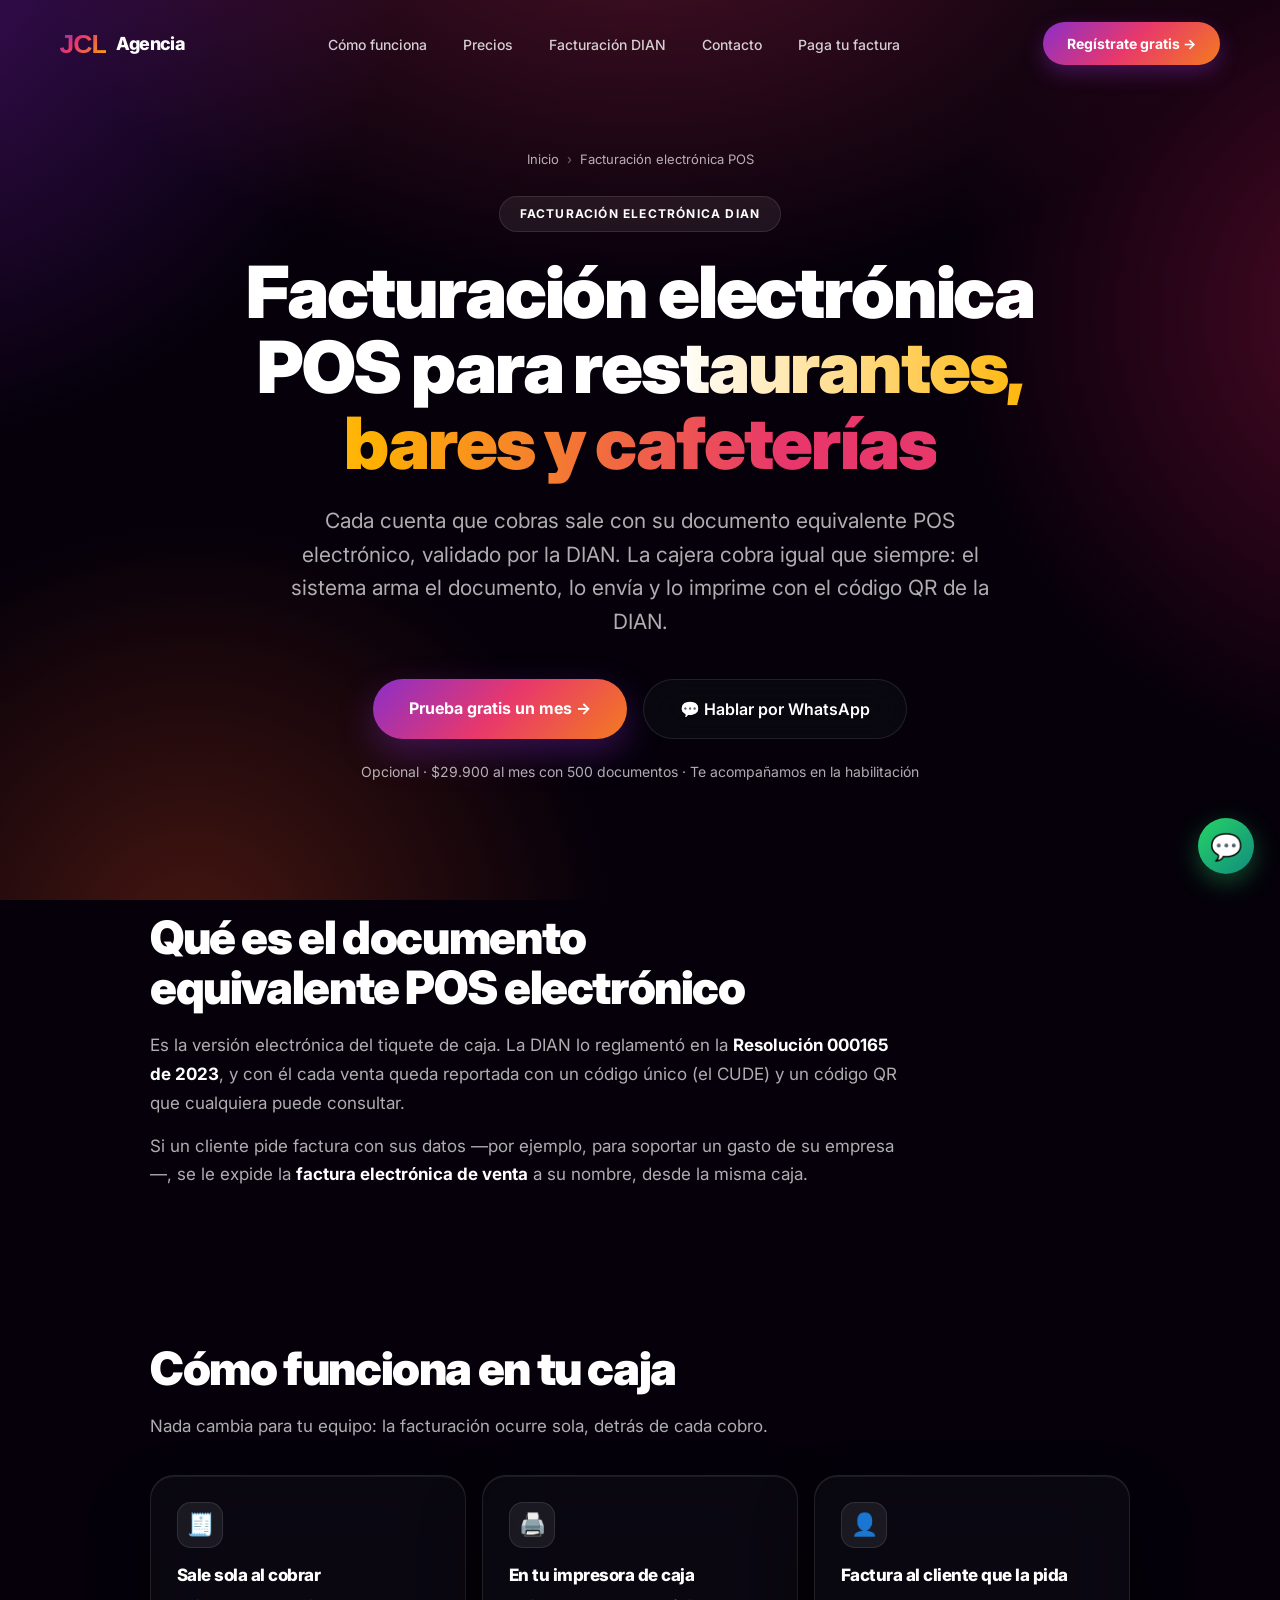
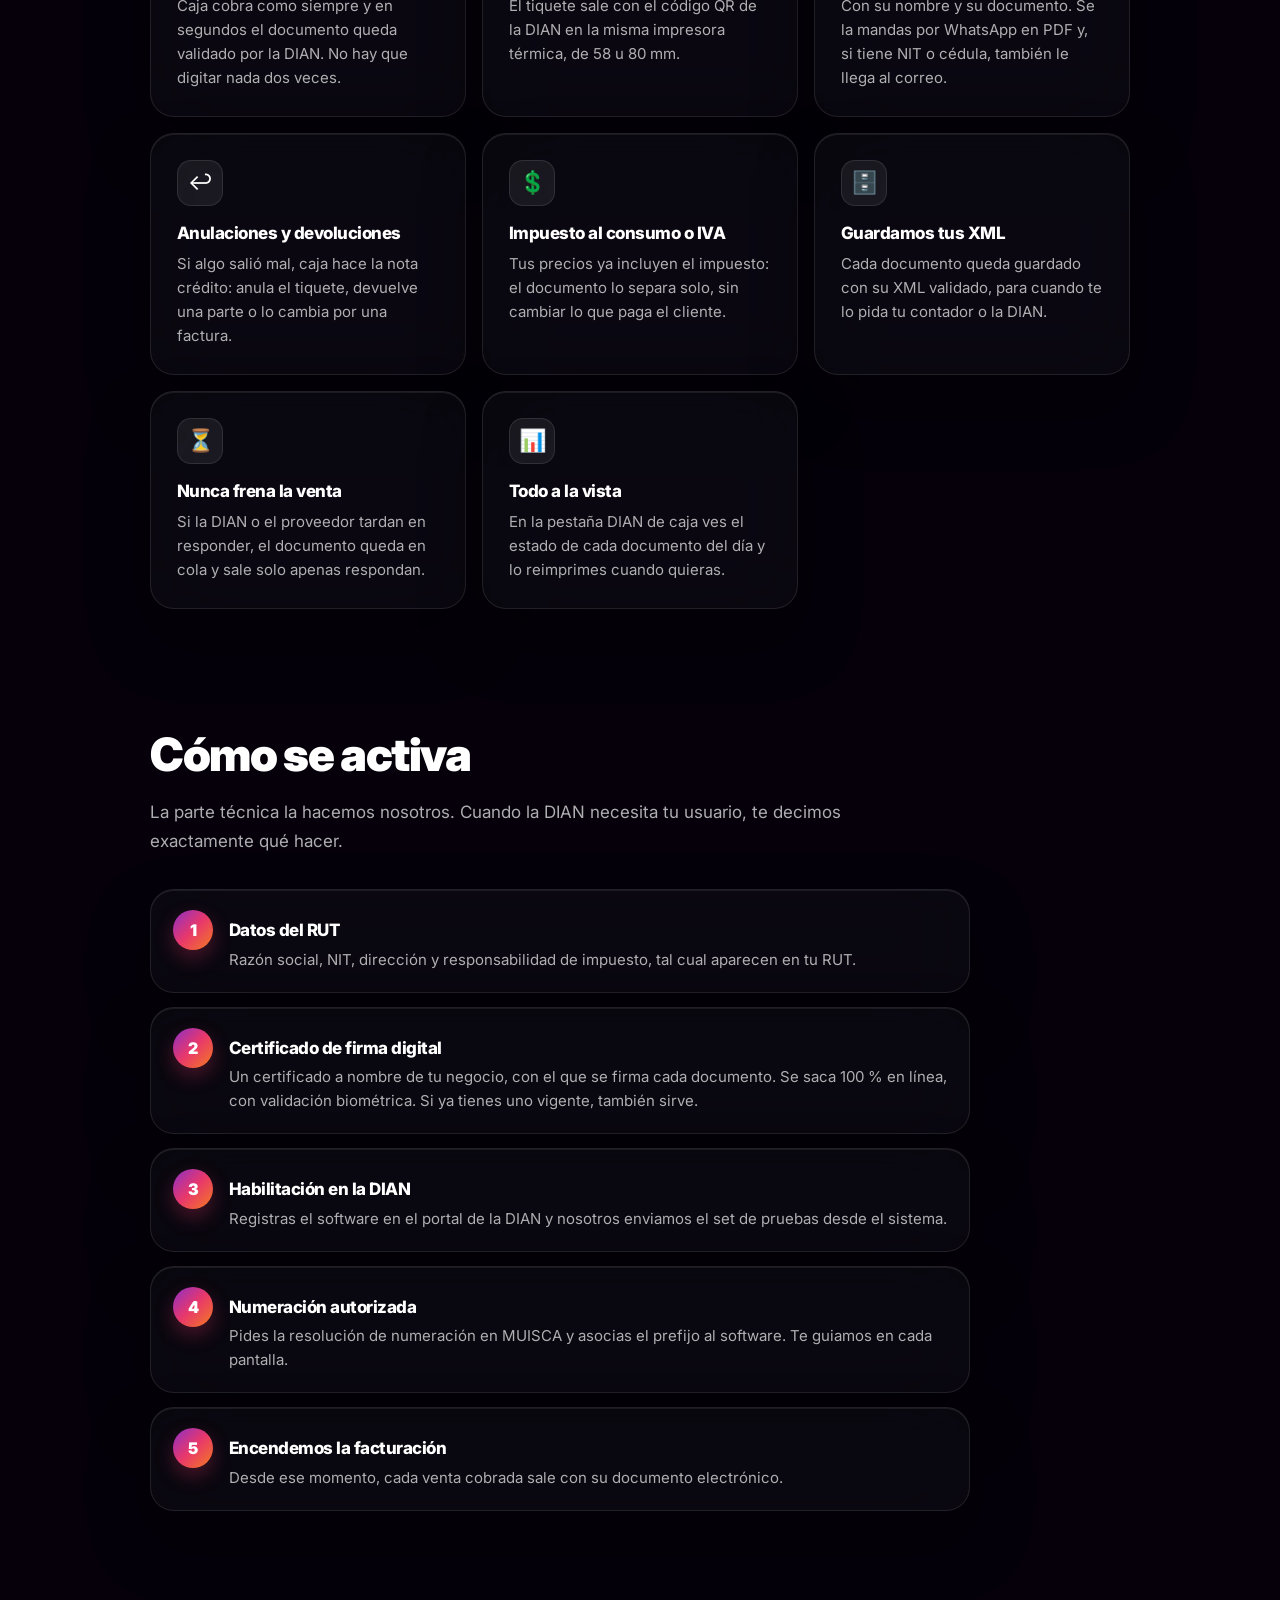
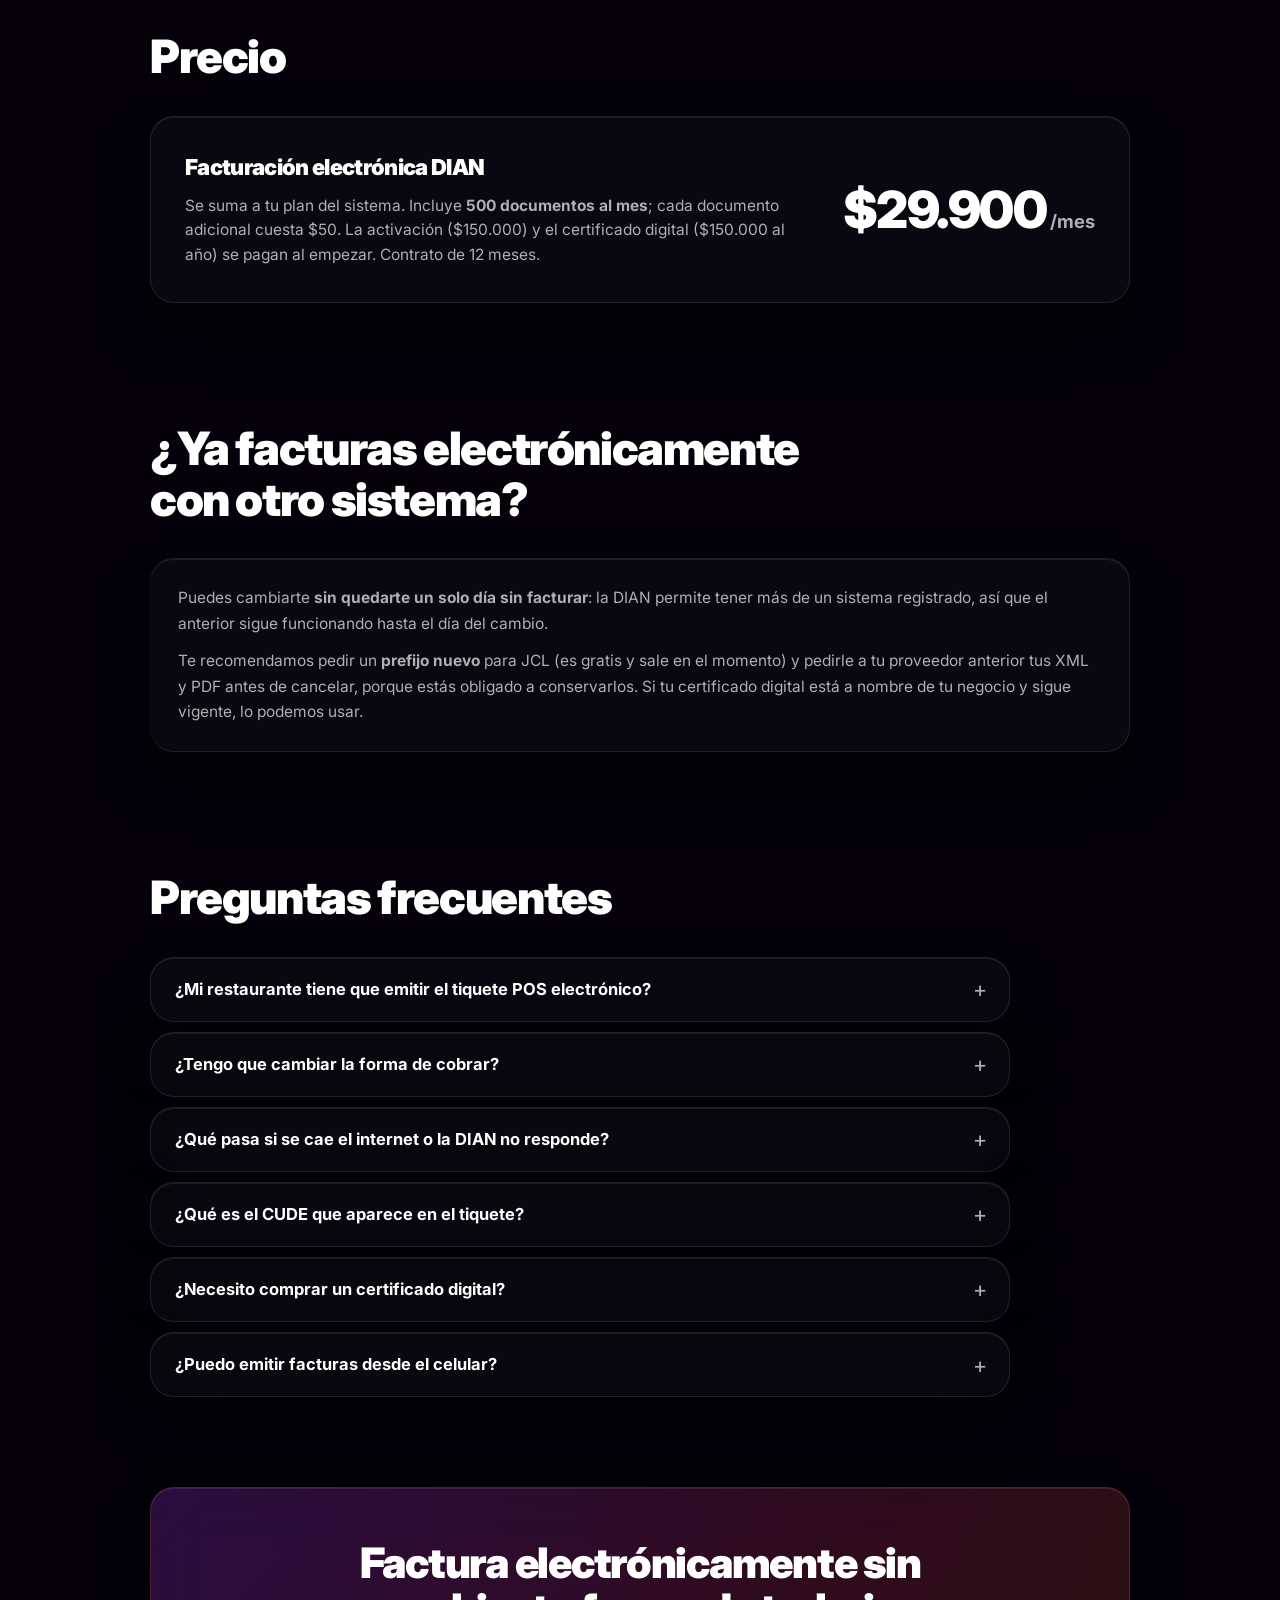
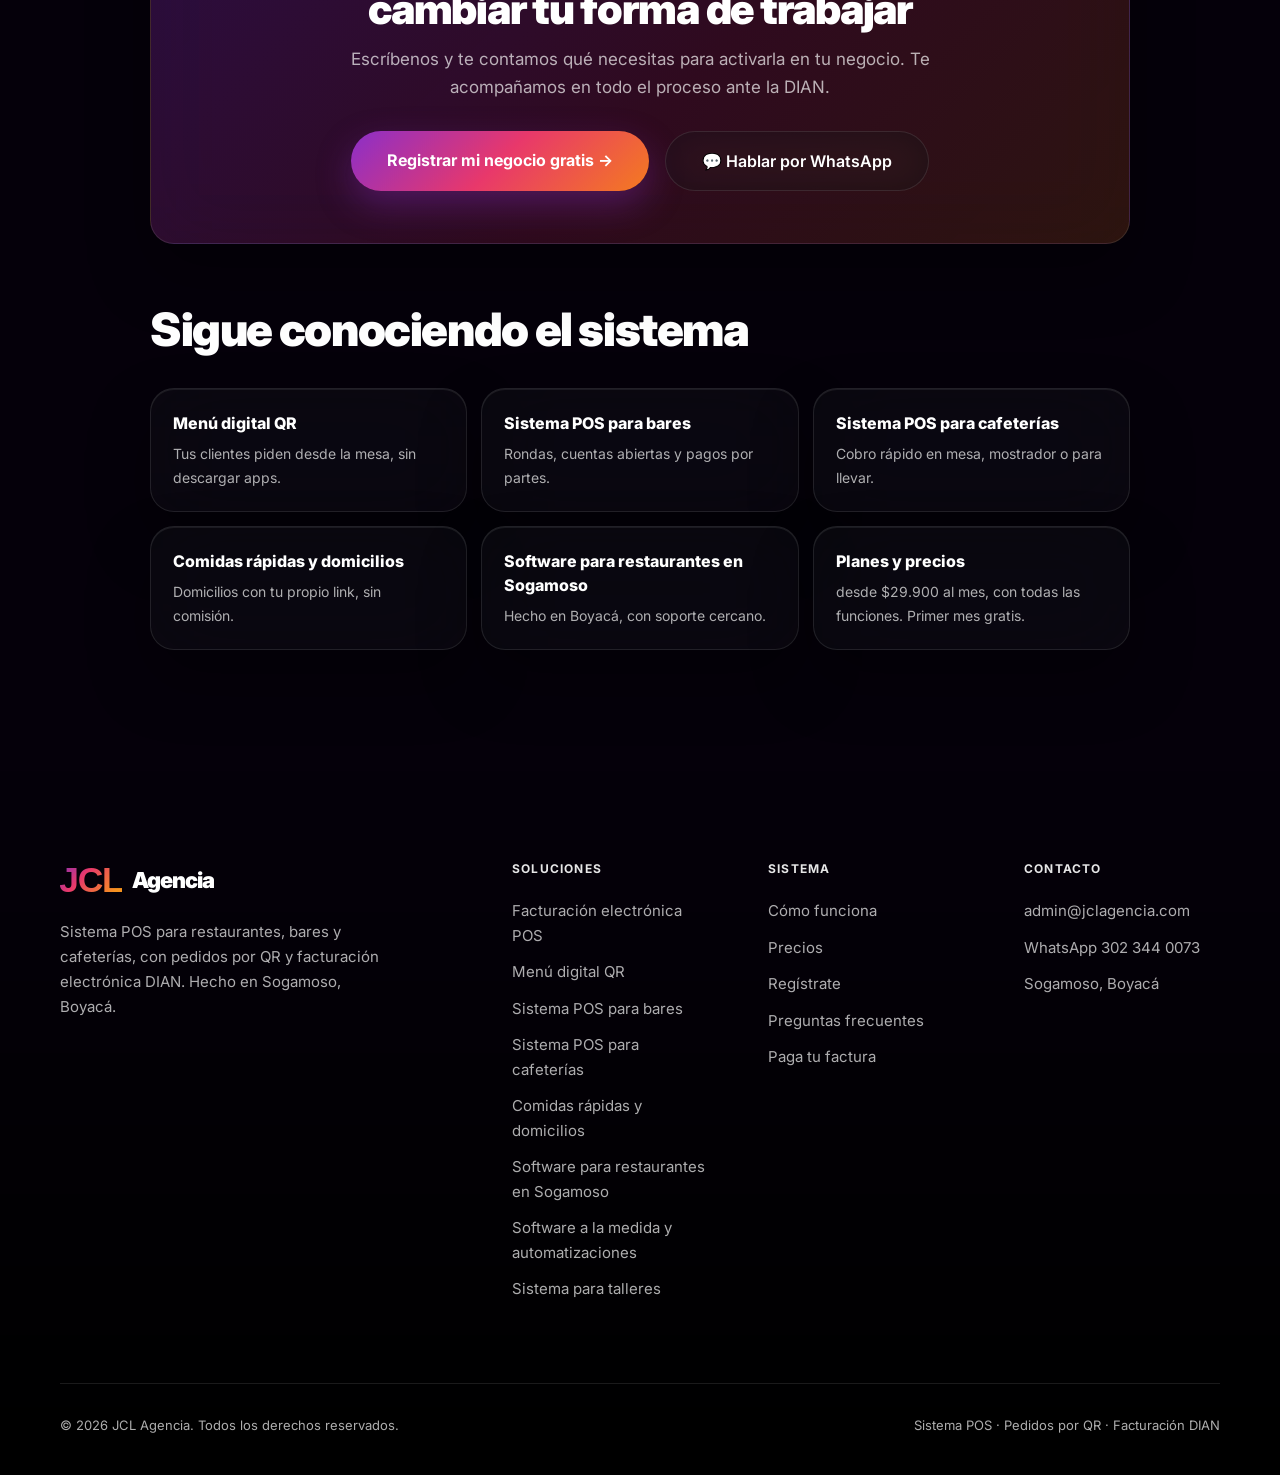
<file: facturacion-electronica-pos.html>
<!DOCTYPE html>
<html lang="es">
<head>
<meta charset="UTF-8">
<meta name="viewport" content="width=device-width, initial-scale=1.0">
<title>Facturación electrónica POS para restaurantes y bares — JCL</title>
<meta name="description" content="Cada venta de tu restaurante sale con su tiquete POS electrónico validado por la DIAN, sin pasos extra en caja. Factura al cliente que la pida, notas crédito e impuesto al consumo.">
<link rel="canonical" href="https://jclagencia.com/facturacion-electronica-pos">
<meta name="theme-color" content="#05000a">
<link rel="icon" href="/favicon.ico" sizes="any">
<link rel="icon" type="image/png" sizes="48x48" href="/icons/icon-48.png">
<link rel="icon" type="image/png" sizes="96x96" href="/icons/icon-96.png">
<link rel="icon" type="image/png" sizes="192x192" href="/icons/icon-192.png">
<link rel="apple-touch-icon" sizes="180x180" href="/icons/apple-touch-icon.png">
<meta property="og:type" content="website">
<meta property="og:site_name" content="JCL Agencia">
<meta property="og:locale" content="es_CO">
<meta property="og:url" content="https://jclagencia.com/facturacion-electronica-pos">
<meta property="og:title" content="Facturación electrónica POS para restaurantes y bares — JCL">
<meta property="og:description" content="Cada venta de tu restaurante sale con su tiquete POS electrónico validado por la DIAN, sin pasos extra en caja. Factura al cliente que la pida, notas crédito e impuesto al consumo.">
<meta property="og:image" content="https://jclagencia.com/icons/og-image.jpg">
<meta property="og:image:width" content="1200">
<meta property="og:image:height" content="630">
<meta name="twitter:card" content="summary_large_image">
<meta name="twitter:title" content="Facturación electrónica POS para restaurantes y bares — JCL">
<meta name="twitter:description" content="Cada venta de tu restaurante sale con su tiquete POS electrónico validado por la DIAN, sin pasos extra en caja. Factura al cliente que la pida, notas crédito e impuesto al consumo.">
<meta name="twitter:image" content="https://jclagencia.com/icons/og-image.jpg">
<link rel="preconnect" href="https://fonts.googleapis.com">
<link rel="preconnect" href="https://fonts.gstatic.com" crossorigin>
<link href="https://fonts.googleapis.com/css2?family=Inter:wght@400;500;600;700;800;900&display=swap" rel="stylesheet">
<link rel="stylesheet" href="/paginas.css">
<script type="application/ld+json">
{
 "@context": "https://schema.org",
 "@type": "BreadcrumbList",
 "itemListElement": [
  {
   "@type": "ListItem",
   "position": 1,
   "name": "Inicio",
   "item": "https://jclagencia.com/"
  },
  {
   "@type": "ListItem",
   "position": 2,
   "name": "Facturación electrónica POS",
   "item": "https://jclagencia.com/facturacion-electronica-pos"
  }
 ]
}
</script>
<script type="application/ld+json">
{
 "@context": "https://schema.org",
 "@type": "FAQPage",
 "mainEntity": [
  {
   "@type": "Question",
   "name": "¿Mi restaurante tiene que emitir el tiquete POS electrónico?",
   "acceptedAnswer": {
    "@type": "Answer",
    "text": "Si tu negocio está obligado a facturar, el tiquete de caja ahora tiene que ser electrónico, según el calendario que fijó la DIAN en la Resolución 000165 de 2023. Si no tienes claro tu caso, confírmalo con tu contador: nosotros nos encargamos de la parte técnica."
   }
  },
  {
   "@type": "Question",
   "name": "¿Tengo que cambiar la forma de cobrar?",
   "acceptedAnswer": {
    "@type": "Answer",
    "text": "No. Caja cobra igual que siempre y el documento se genera solo con cada cobro. Si el cliente pide factura con sus datos, la cajera los escribe y sale la factura a su nombre."
   }
  },
  {
   "@type": "Question",
   "name": "¿Qué pasa si se cae el internet o la DIAN no responde?",
   "acceptedAnswer": {
    "@type": "Answer",
    "text": "Si la DIAN o el proveedor tardan en responder, la venta no se detiene: el documento queda en cola y se envía solo apenas respondan. Como el sistema funciona en línea, si se cae el internet del local puedes seguir trabajando desde un celular con datos."
   }
  },
  {
   "@type": "Question",
   "name": "¿Qué es el CUDE que aparece en el tiquete?",
   "acceptedAnswer": {
    "@type": "Answer",
    "text": "Es el código único del documento electrónico. Va impreso junto con un código QR para que tu cliente, o la DIAN, verifiquen el tiquete en línea."
   }
  },
  {
   "@type": "Question",
   "name": "¿Necesito comprar un certificado digital?",
   "acceptedAnswer": {
    "@type": "Answer",
    "text": "Sí. Cada negocio firma sus documentos con un certificado a su nombre: nadie puede firmar por ti. Se saca 100 % en línea, con validación biométrica, y te guiamos; si ya tienes uno vigente a nombre de tu negocio, lo podemos usar."
   }
  },
  {
   "@type": "Question",
   "name": "¿Puedo emitir facturas desde el celular?",
   "acceptedAnswer": {
    "@type": "Answer",
    "text": "Sí. Caja funciona en el navegador del celular, la tablet o el computador, y la factura se le puede mandar al cliente por WhatsApp en PDF."
   }
  }
 ]
}
</script>
</head>
<body>
<a class="saltar" href="#contenido">Saltar al contenido</a>
<nav id="nb" aria-label="Principal">
  <a href="/" class="nlogo" aria-label="JCL Agencia, ir al inicio"><svg class="nlogo-icon" xmlns="http://www.w3.org/2000/svg" viewBox="0 0 400 260" aria-hidden="true"><defs><linearGradient id="ng" x1="0%" y1="0%" x2="100%" y2="60%"><stop offset="0%" stop-color="#7B2FBE"/><stop offset="45%" stop-color="#E8386B"/><stop offset="100%" stop-color="#F5921E"/></linearGradient></defs><text x="200" y="210" font-family="Arial Black,Arial,sans-serif" font-weight="900" font-size="230" fill="url(#ng)" text-anchor="middle" letter-spacing="-8">JCL</text></svg><span class="nlogo-text">Agencia</span></a>
  <ul class="nlinks"><li><a href="/#pedidos">Cómo funciona</a></li><li><a href="/#precios">Precios</a></li><li><a href="/facturacion-electronica-pos">Facturación DIAN</a></li><li><a href="/#contacto">Contacto</a></li><li><a href="/pagar">Paga tu factura</a></li></ul>
  <a href="/#registro" class="ncta">Regístrate gratis →</a>
  <button class="nburg" id="burger" type="button" aria-label="Abrir menú" aria-controls="mm" aria-expanded="false"><span></span><span></span><span></span></button>
</nav>
<div class="mmenu" id="mm" aria-hidden="true">
  <button class="mcls" id="mcls" type="button" aria-label="Cerrar menú">✕</button>
  <a href="/#pedidos">Cómo funciona</a><a href="/#precios">Precios</a><a href="/facturacion-electronica-pos">Facturación DIAN</a><a href="/#contacto">Contacto</a><a href="/pagar">Paga tu factura</a>
  <a href="/#registro" class="ncta">Regístrate gratis →</a>
</div>
<header class="pg-hero">
  <ol class="migas" aria-label="Estás en"><li><a href="/">Inicio</a></li><li aria-current="page">Facturación electrónica POS</li></ol>
  <div class="stag">Facturación electrónica DIAN</div>
  <h1>Facturación electrónica POS para <span class="gt">restaurantes, bares y cafeterías</span></h1>
  <p class="lead">Cada cuenta que cobras sale con su documento equivalente POS electrónico, validado por la DIAN. La cajera cobra igual que siempre: el sistema arma el documento, lo envía y lo imprime con el código QR de la DIAN.</p>
  <div class="hact"><a class="bp" href="/#registro">Prueba gratis un mes →</a><a class="bs" href="https://wa.me/573023440073?text=Hola%2C%20quiero%20saber%20m%C3%A1s%20sobre%20la%20facturaci%C3%B3n%20electr%C3%B3nica%20POS%20para%20mi%20negocio" target="_blank" rel="noopener">💬 Hablar por WhatsApp</a></div>
  <p class="hnota">Opcional · $29.900 al mes con 500 documentos · Te acompañamos en la habilitación</p>
</header>
<main id="contenido">
<section class="bloque"><div class="cabeza"><h2>Qué es el documento equivalente POS electrónico</h2><p>Es la versión electrónica del tiquete de caja. La DIAN lo reglamentó en la <strong>Resolución 000165 de 2023</strong>, y con él cada venta queda reportada con un código único (el CUDE) y un código QR que cualquiera puede consultar.</p><p>Si un cliente pide factura con sus datos —por ejemplo, para soportar un gasto de su empresa—, se le expide la <strong>factura electrónica de venta</strong> a su nombre, desde la misma caja.</p></div></section>
<section class="bloque"><div class="cabeza"><h2>Cómo funciona en tu caja</h2><p>Nada cambia para tu equipo: la facturación ocurre sola, detrás de cada cobro.</p></div><div class="tarjetas">
<div class="tarjeta panel"><div class="ico" aria-hidden="true">🧾</div><h3>Sale sola al cobrar</h3><p>Caja cobra como siempre y en segundos el documento queda validado por la DIAN. No hay que digitar nada dos veces.</p></div>
<div class="tarjeta panel"><div class="ico" aria-hidden="true">🖨️</div><h3>En tu impresora de caja</h3><p>El tiquete sale con el código QR de la DIAN en la misma impresora térmica, de 58 u 80 mm.</p></div>
<div class="tarjeta panel"><div class="ico" aria-hidden="true">👤</div><h3>Factura al cliente que la pida</h3><p>Con su nombre y su documento. Se la mandas por WhatsApp en PDF y, si tiene NIT o cédula, también le llega al correo.</p></div>
<div class="tarjeta panel"><div class="ico" aria-hidden="true">↩️</div><h3>Anulaciones y devoluciones</h3><p>Si algo salió mal, caja hace la nota crédito: anula el tiquete, devuelve una parte o lo cambia por una factura.</p></div>
<div class="tarjeta panel"><div class="ico" aria-hidden="true">💲</div><h3>Impuesto al consumo o IVA</h3><p>Tus precios ya incluyen el impuesto: el documento lo separa solo, sin cambiar lo que paga el cliente.</p></div>
<div class="tarjeta panel"><div class="ico" aria-hidden="true">🗄️</div><h3>Guardamos tus XML</h3><p>Cada documento queda guardado con su XML validado, para cuando te lo pida tu contador o la DIAN.</p></div>
<div class="tarjeta panel"><div class="ico" aria-hidden="true">⏳</div><h3>Nunca frena la venta</h3><p>Si la DIAN o el proveedor tardan en responder, el documento queda en cola y sale solo apenas respondan.</p></div>
<div class="tarjeta panel"><div class="ico" aria-hidden="true">📊</div><h3>Todo a la vista</h3><p>En la pestaña DIAN de caja ves el estado de cada documento del día y lo reimprimes cuando quieras.</p></div>
</div></section>
<section class="bloque"><div class="cabeza"><h2>Cómo se activa</h2><p>La parte técnica la hacemos nosotros. Cuando la DIAN necesita tu usuario, te decimos exactamente qué hacer.</p></div><ol class="pasos">
<li class="panel"><div><h3>Datos del RUT</h3><p>Razón social, NIT, dirección y responsabilidad de impuesto, tal cual aparecen en tu RUT.</p></div></li>
<li class="panel"><div><h3>Certificado de firma digital</h3><p>Un certificado a nombre de tu negocio, con el que se firma cada documento. Se saca 100 % en línea, con validación biométrica. Si ya tienes uno vigente, también sirve.</p></div></li>
<li class="panel"><div><h3>Habilitación en la DIAN</h3><p>Registras el software en el portal de la DIAN y nosotros enviamos el set de pruebas desde el sistema.</p></div></li>
<li class="panel"><div><h3>Numeración autorizada</h3><p>Pides la resolución de numeración en MUISCA y asocias el prefijo al software. Te guiamos en cada pantalla.</p></div></li>
<li class="panel"><div><h3>Encendemos la facturación</h3><p>Desde ese momento, cada venta cobrada sale con su documento electrónico.</p></div></li>
</ol></section>
<section class="bloque"><div class="cabeza"><h2>Precio</h2></div><div class="precio panel">
  <div>
    <h3>Facturación electrónica DIAN</h3>
    <p>Se suma a tu plan del sistema. Incluye <strong>500 documentos al mes</strong>; cada documento adicional cuesta $50. La activación ($150.000) y el certificado digital ($150.000 al año) se pagan al empezar. Contrato de 12 meses.</p>
  </div>
  <div class="cifra">$29.900<small>/mes</small></div>
</div></section>
<section class="bloque"><div class="cabeza"><h2>¿Ya facturas electrónicamente con otro sistema?</h2></div><div class="aviso panel">
  <p>Puedes cambiarte <strong>sin quedarte un solo día sin facturar</strong>: la DIAN permite tener más de un sistema registrado, así que el anterior sigue funcionando hasta el día del cambio.</p>
  <p>Te recomendamos pedir un <strong>prefijo nuevo</strong> para JCL (es gratis y sale en el momento) y pedirle a tu proveedor anterior tus XML y PDF antes de cancelar, porque estás obligado a conservarlos. Si tu certificado digital está a nombre de tu negocio y sigue vigente, lo podemos usar.</p>
</div></section>
<section class="bloque"><div class="cabeza"><h2>Preguntas frecuentes</h2></div><div class="faq">
<details class="panel"><summary>¿Mi restaurante tiene que emitir el tiquete POS electrónico?</summary><div><p>Si tu negocio está obligado a facturar, el tiquete de caja ahora tiene que ser electrónico, según el calendario que fijó la DIAN en la Resolución 000165 de 2023. Si no tienes claro tu caso, confírmalo con tu contador: nosotros nos encargamos de la parte técnica.</p></div></details>
<details class="panel"><summary>¿Tengo que cambiar la forma de cobrar?</summary><div><p>No. Caja cobra igual que siempre y el documento se genera solo con cada cobro. Si el cliente pide factura con sus datos, la cajera los escribe y sale la factura a su nombre.</p></div></details>
<details class="panel"><summary>¿Qué pasa si se cae el internet o la DIAN no responde?</summary><div><p>Si la DIAN o el proveedor tardan en responder, la venta no se detiene: el documento queda en cola y se envía solo apenas respondan. Como el sistema funciona en línea, si se cae el internet del local puedes seguir trabajando desde un celular con datos.</p></div></details>
<details class="panel"><summary>¿Qué es el CUDE que aparece en el tiquete?</summary><div><p>Es el código único del documento electrónico. Va impreso junto con un código QR para que tu cliente, o la DIAN, verifiquen el tiquete en línea.</p></div></details>
<details class="panel"><summary>¿Necesito comprar un certificado digital?</summary><div><p>Sí. Cada negocio firma sus documentos con un certificado a su nombre: nadie puede firmar por ti. Se saca 100 % en línea, con validación biométrica, y te guiamos; si ya tienes uno vigente a nombre de tu negocio, lo podemos usar.</p></div></details>
<details class="panel"><summary>¿Puedo emitir facturas desde el celular?</summary><div><p>Sí. Caja funciona en el navegador del celular, la tablet o el computador, y la factura se le puede mandar al cliente por WhatsApp en PDF.</p></div></details>
</div></section>
<div class="cta-final"><div class="panel">
  <h2>Factura electrónicamente sin cambiar tu forma de trabajar</h2>
  <p>Escríbenos y te contamos qué necesitas para activarla en tu negocio. Te acompañamos en todo el proceso ante la DIAN.</p>
  <div class="hact"><a class="bp" href="/#registro">Registrar mi negocio gratis →</a><a class="bs" href="https://wa.me/573023440073?text=Hola%2C%20quiero%20saber%20m%C3%A1s%20sobre%20la%20facturaci%C3%B3n%20electr%C3%B3nica%20POS%20para%20mi%20negocio" target="_blank" rel="noopener">💬 Hablar por WhatsApp</a></div>
</div></div>
<section class="bloque"><div class="cabeza"><h2>Sigue conociendo el sistema</h2></div><div class="relacionadas"><a class="panel" href="/menu-digital-qr"><strong>Menú digital QR</strong><span>Tus clientes piden desde la mesa, sin descargar apps.</span></a><a class="panel" href="/sistema-pos-bares"><strong>Sistema POS para bares</strong><span>Rondas, cuentas abiertas y pagos por partes.</span></a><a class="panel" href="/sistema-pos-cafeterias"><strong>Sistema POS para cafeterías</strong><span>Cobro rápido en mesa, mostrador o para llevar.</span></a><a class="panel" href="/sistema-pos-comidas-rapidas"><strong>Comidas rápidas y domicilios</strong><span>Domicilios con tu propio link, sin comisión.</span></a><a class="panel" href="/software-restaurantes-sogamoso"><strong>Software para restaurantes en Sogamoso</strong><span>Hecho en Boyacá, con soporte cercano.</span></a><a class="panel" href="/#precios"><strong>Planes y precios</strong><span>desde $29.900 al mes, con todas las funciones. Primer mes gratis.</span></a></div></section>
</main>
<footer>
  <div class="fi">
    <div class="ftop">
      <div class="fbrand">
        <a href="/" class="fbrand-logo" aria-label="JCL Agencia, ir al inicio"><svg class="fbrand-logo-icon" xmlns="http://www.w3.org/2000/svg" viewBox="0 0 400 260" aria-hidden="true"><defs><linearGradient id="fg2" x1="0%" y1="0%" x2="100%" y2="60%"><stop offset="0%" stop-color="#7B2FBE"/><stop offset="45%" stop-color="#E8386B"/><stop offset="100%" stop-color="#F5921E"/></linearGradient></defs><text x="200" y="210" font-family="Arial Black,Arial,sans-serif" font-weight="900" font-size="230" fill="url(#fg2)" text-anchor="middle" letter-spacing="-8">JCL</text></svg><span class="fbrand-logo-txt">Agencia</span></a>
        <p>Sistema POS para restaurantes, bares y cafeterías, con pedidos por QR y facturación electrónica DIAN. Hecho en Sogamoso, Boyacá.</p>
      </div>
      <div class="fcol"><h4>Soluciones</h4><ul><li><a href="/facturacion-electronica-pos">Facturación electrónica POS</a></li><li><a href="/menu-digital-qr">Menú digital QR</a></li><li><a href="/sistema-pos-bares">Sistema POS para bares</a></li><li><a href="/sistema-pos-cafeterias">Sistema POS para cafeterías</a></li><li><a href="/sistema-pos-comidas-rapidas">Comidas rápidas y domicilios</a></li><li><a href="/software-restaurantes-sogamoso">Software para restaurantes en Sogamoso</a></li><li><a href="/software-a-la-medida">Software a la medida y automatizaciones</a></li><li><a href="/software-taller-motos">Sistema para talleres</a></li></ul></div>
      <div class="fcol"><h4>Sistema</h4><ul>
        <li><a href="/#pedidos">Cómo funciona</a></li>
        <li><a href="/#precios">Precios</a></li>
        <li><a href="/#registro">Regístrate</a></li>
        <li><a href="/#preguntas">Preguntas frecuentes</a></li>
        <li><a href="/pagar">Paga tu factura</a></li>
      </ul></div>
      <div class="fcol"><h4>Contacto</h4><ul>
        <li><a href="mailto:admin@jclagencia.com">admin@jclagencia.com</a></li>
        <li><a href="https://wa.me/573023440073" target="_blank" rel="noopener">WhatsApp 302 344 0073</a></li>
        <li><a href="/software-restaurantes-sogamoso">Sogamoso, Boyacá</a></li>
      </ul></div>
    </div>
    <div class="fbot"><p>© 2026 JCL Agencia. Todos los derechos reservados.</p><p>Sistema POS · Pedidos por QR · Facturación DIAN</p></div>
  </div>
</footer>
<a href="https://wa.me/573023440073" class="wa-float" title="Escríbenos por WhatsApp" aria-label="Escríbenos por WhatsApp" target="_blank" rel="noopener">💬</a>
<script>
const nb = document.getElementById('nb');
addEventListener('scroll', () => nb.classList.toggle('sc', scrollY > 40), { passive: true });
const mm = document.getElementById('mm'), burger = document.getElementById('burger');
const menu = abierto => { mm.classList.toggle('open', abierto); burger.setAttribute('aria-expanded', abierto); mm.setAttribute('aria-hidden', !abierto); };
burger.addEventListener('click', () => menu(true));
document.getElementById('mcls').addEventListener('click', () => menu(false));
mm.querySelectorAll('a').forEach(a => a.addEventListener('click', () => menu(false)));
addEventListener('keydown', e => { if (e.key === 'Escape') menu(false); });
</script>
</body>
</html>
</file>
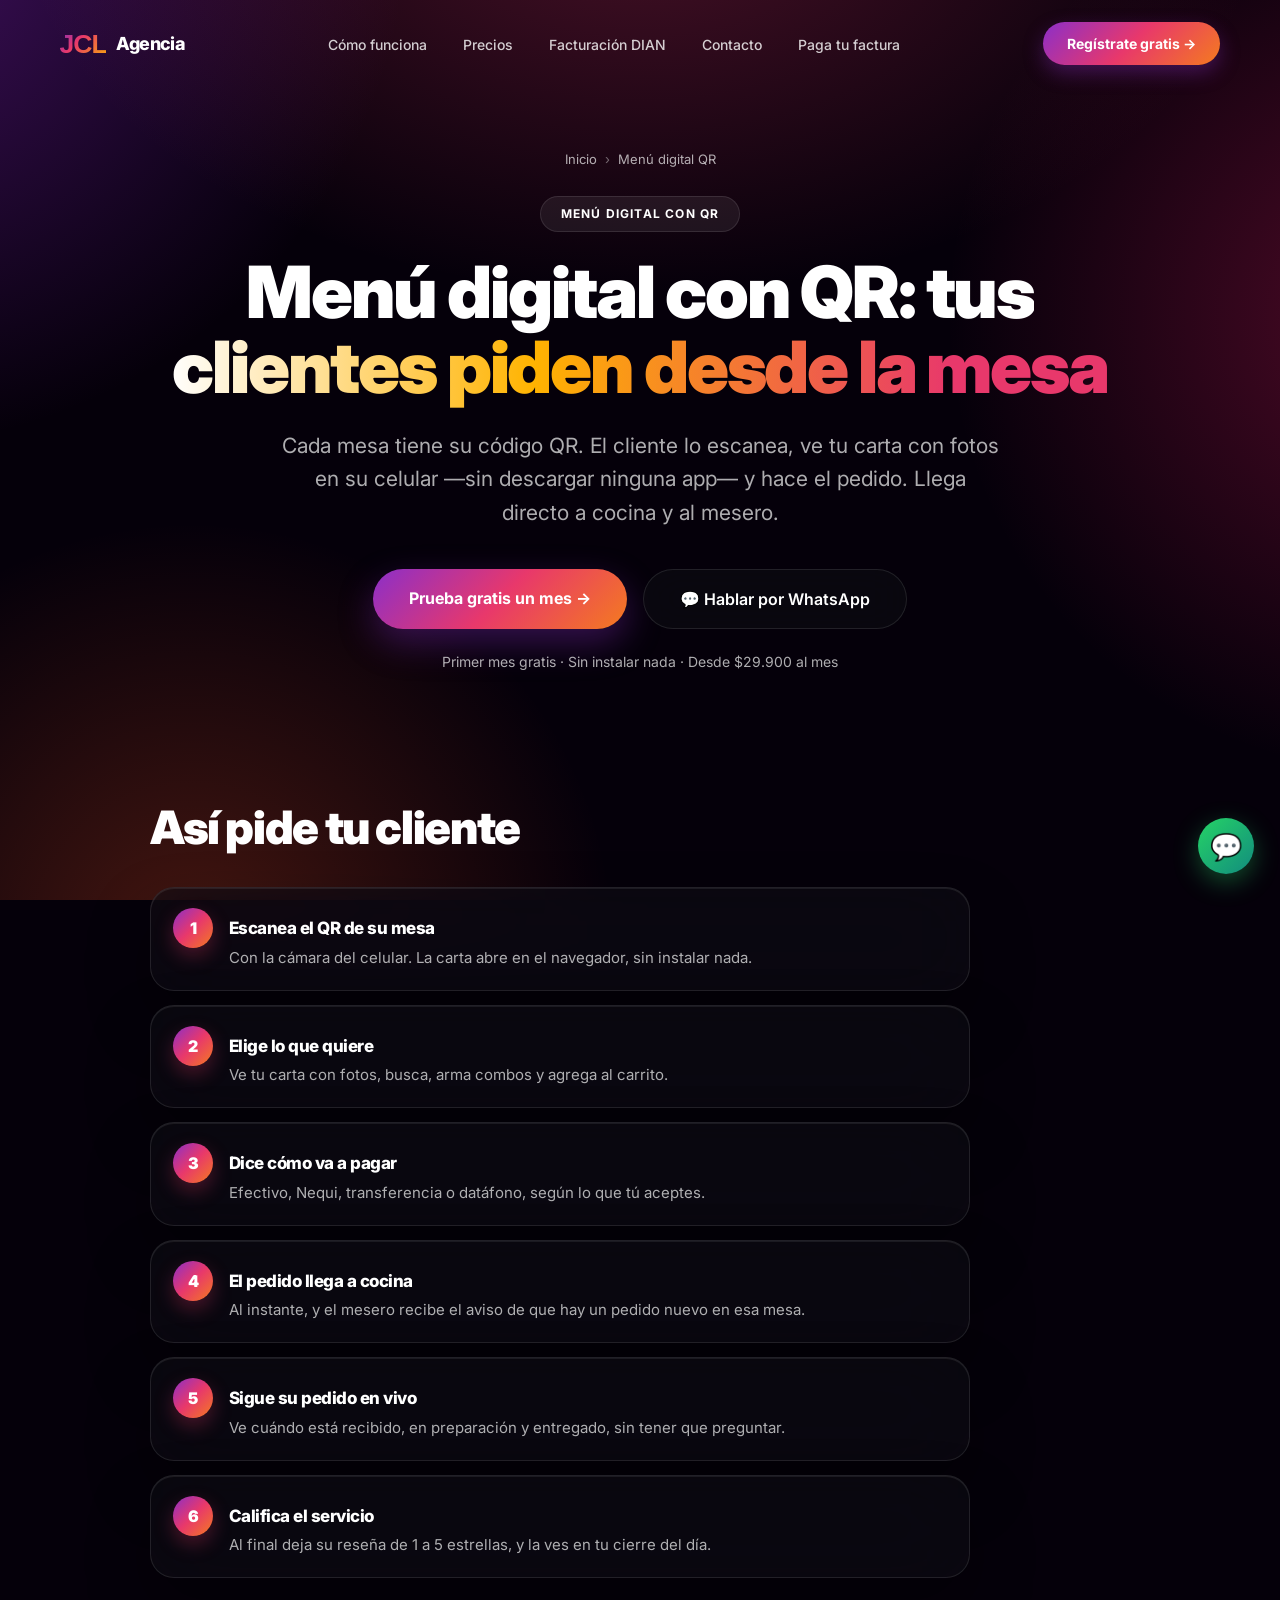
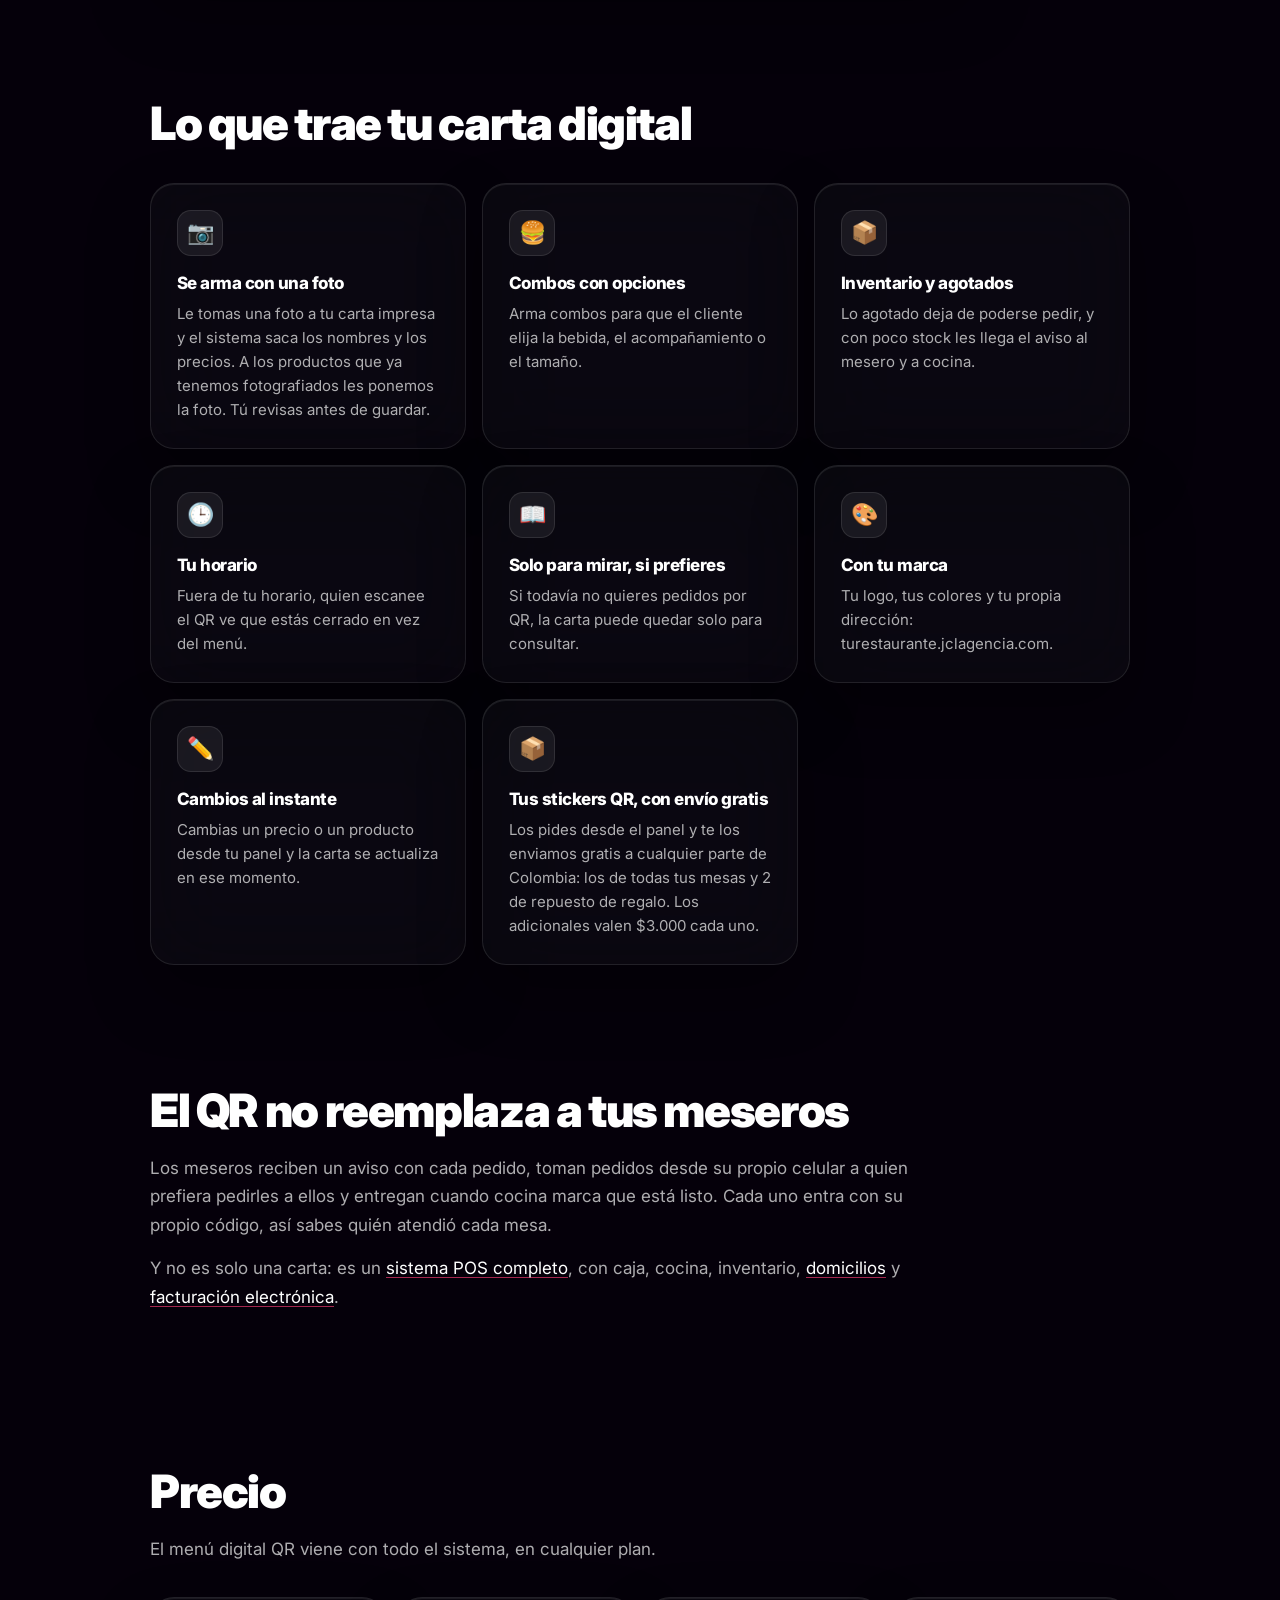
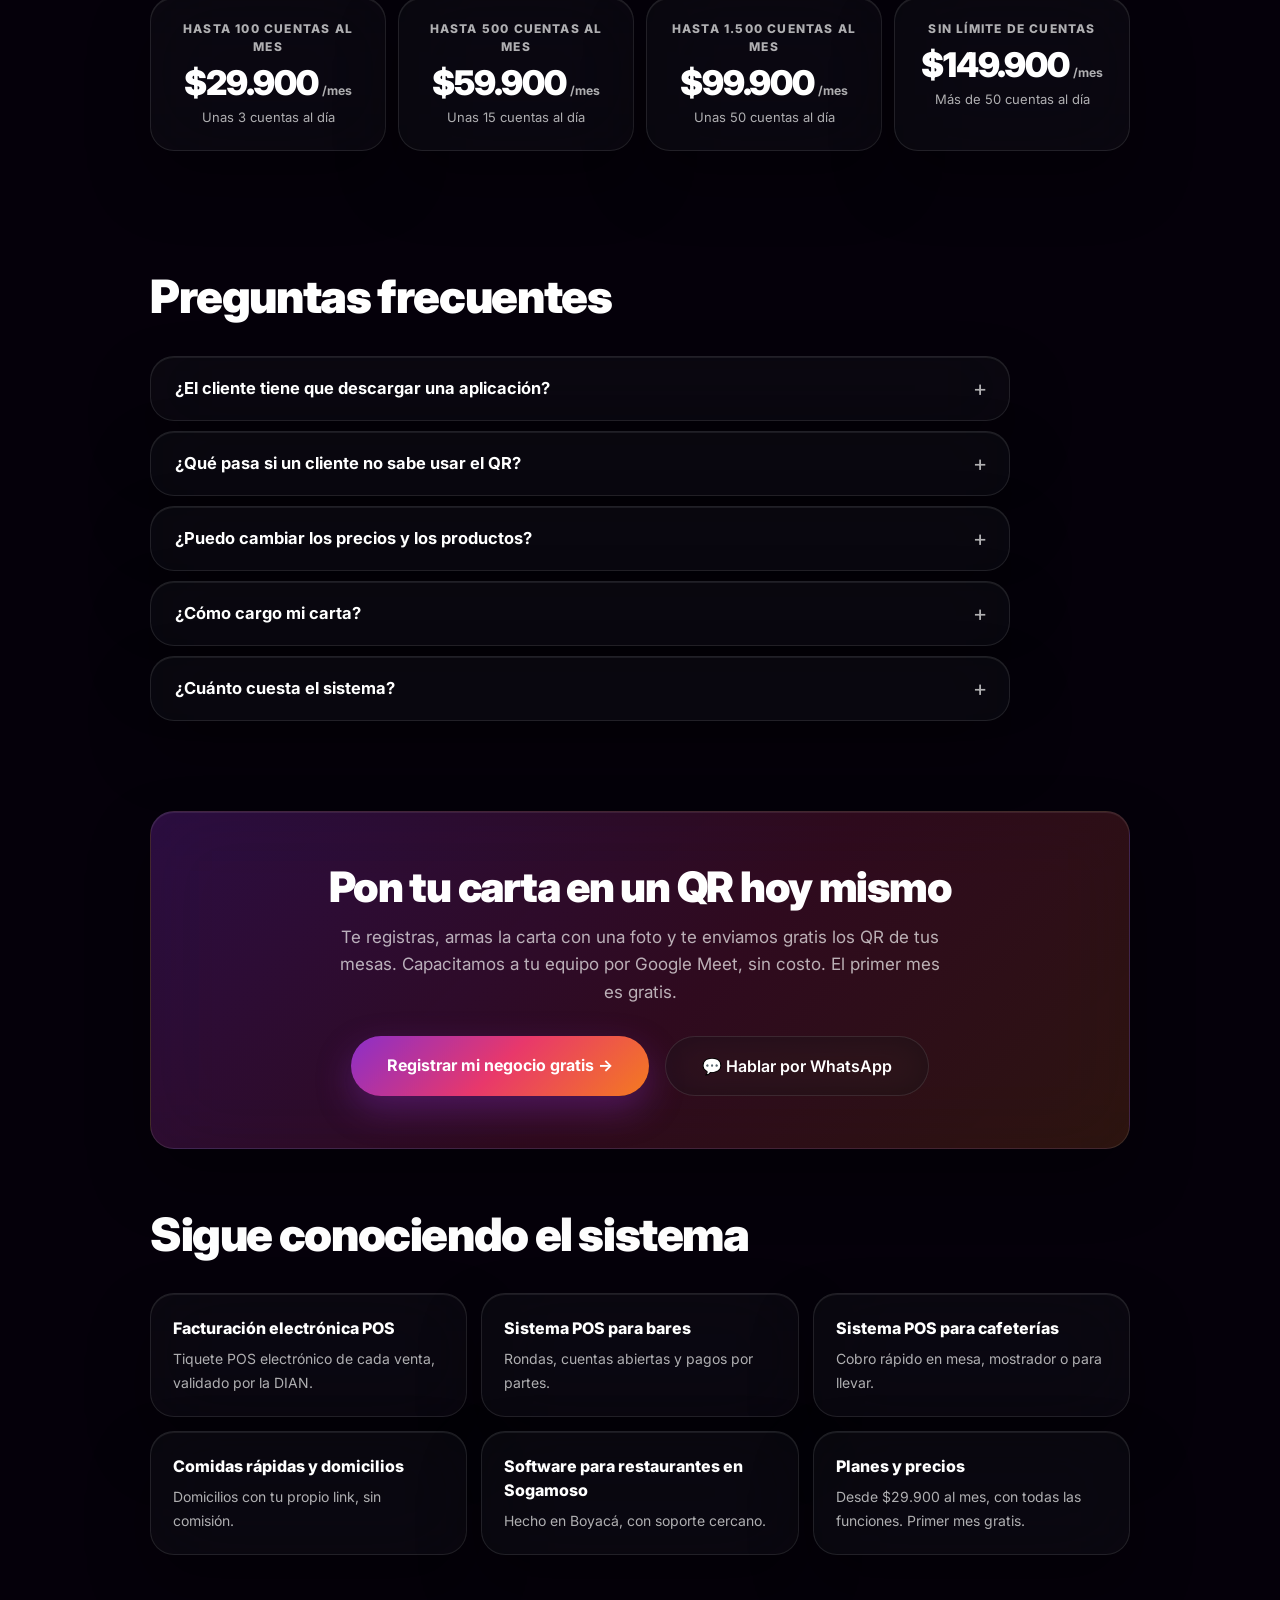
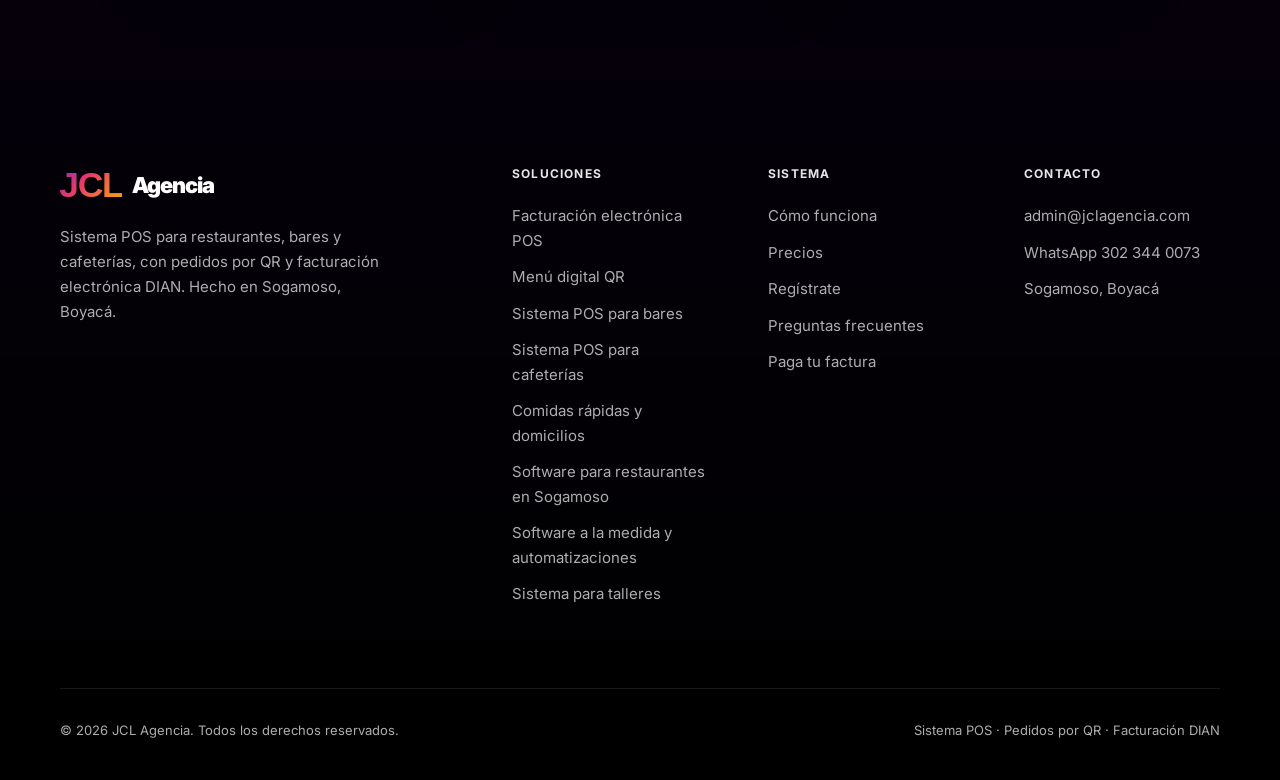
<file: menu-digital-qr.html>
<!DOCTYPE html>
<html lang="es">
<head>
<meta charset="UTF-8">
<meta name="viewport" content="width=device-width, initial-scale=1.0">
<title>Menú digital QR para restaurantes: pedidos desde la mesa — JCL</title>
<meta name="description" content="Carta digital con fotos y un código QR por mesa: tus clientes piden desde el celular sin descargar apps, el pedido llega a cocina y lo siguen en vivo. Primer mes gratis.">
<link rel="canonical" href="https://jclagencia.com/menu-digital-qr">
<meta name="theme-color" content="#05000a">
<link rel="icon" href="/favicon.ico" sizes="any">
<link rel="icon" type="image/png" sizes="48x48" href="/icons/icon-48.png">
<link rel="icon" type="image/png" sizes="96x96" href="/icons/icon-96.png">
<link rel="icon" type="image/png" sizes="192x192" href="/icons/icon-192.png">
<link rel="apple-touch-icon" sizes="180x180" href="/icons/apple-touch-icon.png">
<meta property="og:type" content="website">
<meta property="og:site_name" content="JCL Agencia">
<meta property="og:locale" content="es_CO">
<meta property="og:url" content="https://jclagencia.com/menu-digital-qr">
<meta property="og:title" content="Menú digital QR para restaurantes: pedidos desde la mesa — JCL">
<meta property="og:description" content="Carta digital con fotos y un código QR por mesa: tus clientes piden desde el celular sin descargar apps, el pedido llega a cocina y lo siguen en vivo. Primer mes gratis.">
<meta property="og:image" content="https://jclagencia.com/icons/og-image.jpg">
<meta property="og:image:width" content="1200">
<meta property="og:image:height" content="630">
<meta name="twitter:card" content="summary_large_image">
<meta name="twitter:title" content="Menú digital QR para restaurantes: pedidos desde la mesa — JCL">
<meta name="twitter:description" content="Carta digital con fotos y un código QR por mesa: tus clientes piden desde el celular sin descargar apps, el pedido llega a cocina y lo siguen en vivo. Primer mes gratis.">
<meta name="twitter:image" content="https://jclagencia.com/icons/og-image.jpg">
<link rel="preconnect" href="https://fonts.googleapis.com">
<link rel="preconnect" href="https://fonts.gstatic.com" crossorigin>
<link href="https://fonts.googleapis.com/css2?family=Inter:wght@400;500;600;700;800;900&display=swap" rel="stylesheet">
<link rel="stylesheet" href="/paginas.css">
<script type="application/ld+json">
{
 "@context": "https://schema.org",
 "@type": "BreadcrumbList",
 "itemListElement": [
  {
   "@type": "ListItem",
   "position": 1,
   "name": "Inicio",
   "item": "https://jclagencia.com/"
  },
  {
   "@type": "ListItem",
   "position": 2,
   "name": "Menú digital QR",
   "item": "https://jclagencia.com/menu-digital-qr"
  }
 ]
}
</script>
<script type="application/ld+json">
{
 "@context": "https://schema.org",
 "@type": "FAQPage",
 "mainEntity": [
  {
   "@type": "Question",
   "name": "¿El cliente tiene que descargar una aplicación?",
   "acceptedAnswer": {
    "@type": "Answer",
    "text": "No. Escanea el QR con la cámara de su celular y la carta abre en el navegador."
   }
  },
  {
   "@type": "Question",
   "name": "¿Qué pasa si un cliente no sabe usar el QR?",
   "acceptedAnswer": {
    "@type": "Answer",
    "text": "El mesero le toma el pedido desde su celular, como siempre, y el pedido entra al mismo sistema."
   }
  },
  {
   "@type": "Question",
   "name": "¿Puedo cambiar los precios y los productos?",
   "acceptedAnswer": {
    "@type": "Answer",
    "text": "Sí, desde tu panel y cuando quieras. El cambio se ve al instante en la carta de todas las mesas."
   }
  },
  {
   "@type": "Question",
   "name": "¿Cómo cargo mi carta?",
   "acceptedAnswer": {
    "@type": "Answer",
    "text": "Puedes tomarle una foto a tu carta impresa y el sistema saca los productos y los precios, o cargarlos uno por uno. Siempre revisas antes de guardar."
   }
  },
  {
   "@type": "Question",
   "name": "¿Cuánto cuesta el sistema?",
   "acceptedAnswer": {
    "@type": "Answer",
    "text": "Depende de las cuentas que cobras al mes: $29.900 hasta 100 (unas 3 al día), $59.900 hasta 500 (unas 15 al día), $99.900 hasta 1.500 (unas 50 al día) y $149.900 sin límite. Todos los planes traen las mismas funciones y el primer mes es gratis. Cada plan incluye un número de cuentas cobradas al mes (de 200 a 1.000); si vendes más, cada 100 cuentas adicionales suman $10.000. La facturación electrónica es opcional y se paga aparte. Ver precios completos."
   }
  }
 ]
}
</script>
</head>
<body>
<a class="saltar" href="#contenido">Saltar al contenido</a>
<nav id="nb" aria-label="Principal">
  <a href="/" class="nlogo" aria-label="JCL Agencia, ir al inicio"><svg class="nlogo-icon" xmlns="http://www.w3.org/2000/svg" viewBox="0 0 400 260" aria-hidden="true"><defs><linearGradient id="ng" x1="0%" y1="0%" x2="100%" y2="60%"><stop offset="0%" stop-color="#7B2FBE"/><stop offset="45%" stop-color="#E8386B"/><stop offset="100%" stop-color="#F5921E"/></linearGradient></defs><text x="200" y="210" font-family="Arial Black,Arial,sans-serif" font-weight="900" font-size="230" fill="url(#ng)" text-anchor="middle" letter-spacing="-8">JCL</text></svg><span class="nlogo-text">Agencia</span></a>
  <ul class="nlinks"><li><a href="/#pedidos">Cómo funciona</a></li><li><a href="/#precios">Precios</a></li><li><a href="/facturacion-electronica-pos">Facturación DIAN</a></li><li><a href="/#contacto">Contacto</a></li><li><a href="/pagar">Paga tu factura</a></li></ul>
  <a href="/#registro" class="ncta">Regístrate gratis →</a>
  <button class="nburg" id="burger" type="button" aria-label="Abrir menú" aria-controls="mm" aria-expanded="false"><span></span><span></span><span></span></button>
</nav>
<div class="mmenu" id="mm" aria-hidden="true">
  <button class="mcls" id="mcls" type="button" aria-label="Cerrar menú">✕</button>
  <a href="/#pedidos">Cómo funciona</a><a href="/#precios">Precios</a><a href="/facturacion-electronica-pos">Facturación DIAN</a><a href="/#contacto">Contacto</a><a href="/pagar">Paga tu factura</a>
  <a href="/#registro" class="ncta">Regístrate gratis →</a>
</div>
<header class="pg-hero">
  <ol class="migas" aria-label="Estás en"><li><a href="/">Inicio</a></li><li aria-current="page">Menú digital QR</li></ol>
  <div class="stag">Menú digital con QR</div>
  <h1>Menú digital con QR: <span class="gt">tus clientes piden desde la mesa</span></h1>
  <p class="lead">Cada mesa tiene su código QR. El cliente lo escanea, ve tu carta con fotos en su celular —sin descargar ninguna app— y hace el pedido. Llega directo a cocina y al mesero.</p>
  <div class="hact"><a class="bp" href="/#registro">Prueba gratis un mes →</a><a class="bs" href="https://wa.me/573023440073?text=Hola%2C%20quiero%20el%20men%C3%BA%20digital%20QR%20para%20mi%20negocio" target="_blank" rel="noopener">💬 Hablar por WhatsApp</a></div>
  <p class="hnota">Primer mes gratis · Sin instalar nada · Desde $29.900 al mes</p>
</header>
<main id="contenido">
<section class="bloque"><div class="cabeza"><h2>Así pide tu cliente</h2></div><ol class="pasos">
<li class="panel"><div><h3>Escanea el QR de su mesa</h3><p>Con la cámara del celular. La carta abre en el navegador, sin instalar nada.</p></div></li>
<li class="panel"><div><h3>Elige lo que quiere</h3><p>Ve tu carta con fotos, busca, arma combos y agrega al carrito.</p></div></li>
<li class="panel"><div><h3>Dice cómo va a pagar</h3><p>Efectivo, Nequi, transferencia o datáfono, según lo que tú aceptes.</p></div></li>
<li class="panel"><div><h3>El pedido llega a cocina</h3><p>Al instante, y el mesero recibe el aviso de que hay un pedido nuevo en esa mesa.</p></div></li>
<li class="panel"><div><h3>Sigue su pedido en vivo</h3><p>Ve cuándo está recibido, en preparación y entregado, sin tener que preguntar.</p></div></li>
<li class="panel"><div><h3>Califica el servicio</h3><p>Al final deja su reseña de 1 a 5 estrellas, y la ves en tu cierre del día.</p></div></li>
</ol></section>
<section class="bloque"><div class="cabeza"><h2>Lo que trae tu carta digital</h2></div><div class="tarjetas">
<div class="tarjeta panel"><div class="ico" aria-hidden="true">📷</div><h3>Se arma con una foto</h3><p>Le tomas una foto a tu carta impresa y el sistema saca los nombres y los precios. A los productos que ya tenemos fotografiados les ponemos la foto. Tú revisas antes de guardar.</p></div>
<div class="tarjeta panel"><div class="ico" aria-hidden="true">🍔</div><h3>Combos con opciones</h3><p>Arma combos para que el cliente elija la bebida, el acompañamiento o el tamaño.</p></div>
<div class="tarjeta panel"><div class="ico" aria-hidden="true">📦</div><h3>Inventario y agotados</h3><p>Lo agotado deja de poderse pedir, y con poco stock les llega el aviso al mesero y a cocina.</p></div>
<div class="tarjeta panel"><div class="ico" aria-hidden="true">🕒</div><h3>Tu horario</h3><p>Fuera de tu horario, quien escanee el QR ve que estás cerrado en vez del menú.</p></div>
<div class="tarjeta panel"><div class="ico" aria-hidden="true">📖</div><h3>Solo para mirar, si prefieres</h3><p>Si todavía no quieres pedidos por QR, la carta puede quedar solo para consultar.</p></div>
<div class="tarjeta panel"><div class="ico" aria-hidden="true">🎨</div><h3>Con tu marca</h3><p>Tu logo, tus colores y tu propia dirección: turestaurante.jclagencia.com.</p></div>
<div class="tarjeta panel"><div class="ico" aria-hidden="true">✏️</div><h3>Cambios al instante</h3><p>Cambias un precio o un producto desde tu panel y la carta se actualiza en ese momento.</p></div>
<div class="tarjeta panel"><div class="ico" aria-hidden="true">📦</div><h3>Tus stickers QR, con envío gratis</h3><p>Los pides desde el panel y te los enviamos gratis a cualquier parte de Colombia: los de todas tus mesas y 2 de repuesto de regalo. Los adicionales valen $3.000 cada uno.</p></div>
</div></section>
<section class="bloque"><div class="cabeza"><h2>El QR no reemplaza a tus meseros</h2><p>Los meseros reciben un aviso con cada pedido, toman pedidos desde su propio celular a quien prefiera pedirles a ellos y entregan cuando cocina marca que está listo. Cada uno entra con su propio código, así sabes quién atendió cada mesa.</p><p>Y no es solo una carta: es un <a href="/">sistema POS completo</a>, con caja, cocina, inventario, <a href="/sistema-pos-comidas-rapidas">domicilios</a> y <a href="/facturacion-electronica-pos">facturación electrónica</a>.</p></div></section>
<section class="bloque"><div class="cabeza"><h2>Precio</h2><p>El menú digital QR viene con todo el sistema, en cualquier plan.</p></div><div class="planes">
  <div class="plan panel"><div class="nombre">Hasta 100 cuentas al mes</div><div class="cifra">$29.900<small>/mes</small></div><div class="nota">Unas 3 cuentas al día</div></div>
  <div class="plan panel"><div class="nombre">Hasta 500 cuentas al mes</div><div class="cifra">$59.900<small>/mes</small></div><div class="nota">Unas 15 cuentas al día</div></div>
  <div class="plan panel"><div class="nombre">Hasta 1.500 cuentas al mes</div><div class="cifra">$99.900<small>/mes</small></div><div class="nota">Unas 50 cuentas al día</div></div>
  <div class="plan panel"><div class="nombre">Sin límite de cuentas</div><div class="cifra">$149.900<small>/mes</small></div><div class="nota">Más de 50 cuentas al día</div></div>
</div></section>
<section class="bloque"><div class="cabeza"><h2>Preguntas frecuentes</h2></div><div class="faq">
<details class="panel"><summary>¿El cliente tiene que descargar una aplicación?</summary><div><p>No. Escanea el QR con la cámara de su celular y la carta abre en el navegador.</p></div></details>
<details class="panel"><summary>¿Qué pasa si un cliente no sabe usar el QR?</summary><div><p>El mesero le toma el pedido desde su celular, como siempre, y el pedido entra al mismo sistema.</p></div></details>
<details class="panel"><summary>¿Puedo cambiar los precios y los productos?</summary><div><p>Sí, desde tu panel y cuando quieras. El cambio se ve al instante en la carta de todas las mesas.</p></div></details>
<details class="panel"><summary>¿Cómo cargo mi carta?</summary><div><p>Puedes tomarle una foto a tu carta impresa y el sistema saca los productos y los precios, o cargarlos uno por uno. Siempre revisas antes de guardar.</p></div></details>
<details class="panel"><summary>¿Cuánto cuesta el sistema?</summary><div><p>Depende de las cuentas que cobras al mes: <strong>$29.900</strong> hasta 100 (unas 3 al día), <strong>$59.900</strong> hasta 500 (unas 15 al día), <strong>$99.900</strong> hasta 1.500 (unas 50 al día) y <strong>$149.900</strong> sin límite. Todos los planes traen las mismas funciones y el <strong>primer mes es gratis</strong>.</p><p>Cada plan incluye un número de cuentas cobradas al mes (de 200 a 1.000); si vendes más, cada 100 cuentas adicionales suman $10.000. La facturación electrónica es opcional y se paga aparte. <a href="/#precios">Ver precios completos</a>.</p></div></details>
</div></section>
<div class="cta-final"><div class="panel">
  <h2>Pon tu carta en un QR hoy mismo</h2>
  <p>Te registras, armas la carta con una foto y te enviamos gratis los QR de tus mesas. Capacitamos a tu equipo por Google Meet, sin costo. El primer mes es gratis.</p>
  <div class="hact"><a class="bp" href="/#registro">Registrar mi negocio gratis →</a><a class="bs" href="https://wa.me/573023440073?text=Hola%2C%20quiero%20el%20men%C3%BA%20digital%20QR%20para%20mi%20negocio" target="_blank" rel="noopener">💬 Hablar por WhatsApp</a></div>
</div></div>
<section class="bloque"><div class="cabeza"><h2>Sigue conociendo el sistema</h2></div><div class="relacionadas"><a class="panel" href="/facturacion-electronica-pos"><strong>Facturación electrónica POS</strong><span>Tiquete POS electrónico de cada venta, validado por la DIAN.</span></a><a class="panel" href="/sistema-pos-bares"><strong>Sistema POS para bares</strong><span>Rondas, cuentas abiertas y pagos por partes.</span></a><a class="panel" href="/sistema-pos-cafeterias"><strong>Sistema POS para cafeterías</strong><span>Cobro rápido en mesa, mostrador o para llevar.</span></a><a class="panel" href="/sistema-pos-comidas-rapidas"><strong>Comidas rápidas y domicilios</strong><span>Domicilios con tu propio link, sin comisión.</span></a><a class="panel" href="/software-restaurantes-sogamoso"><strong>Software para restaurantes en Sogamoso</strong><span>Hecho en Boyacá, con soporte cercano.</span></a><a class="panel" href="/#precios"><strong>Planes y precios</strong><span>Desde $29.900 al mes, con todas las funciones. Primer mes gratis.</span></a></div></section>
</main>
<footer>
  <div class="fi">
    <div class="ftop">
      <div class="fbrand">
        <a href="/" class="fbrand-logo" aria-label="JCL Agencia, ir al inicio"><svg class="fbrand-logo-icon" xmlns="http://www.w3.org/2000/svg" viewBox="0 0 400 260" aria-hidden="true"><defs><linearGradient id="fg2" x1="0%" y1="0%" x2="100%" y2="60%"><stop offset="0%" stop-color="#7B2FBE"/><stop offset="45%" stop-color="#E8386B"/><stop offset="100%" stop-color="#F5921E"/></linearGradient></defs><text x="200" y="210" font-family="Arial Black,Arial,sans-serif" font-weight="900" font-size="230" fill="url(#fg2)" text-anchor="middle" letter-spacing="-8">JCL</text></svg><span class="fbrand-logo-txt">Agencia</span></a>
        <p>Sistema POS para restaurantes, bares y cafeterías, con pedidos por QR y facturación electrónica DIAN. Hecho en Sogamoso, Boyacá.</p>
      </div>
      <div class="fcol"><h4>Soluciones</h4><ul><li><a href="/facturacion-electronica-pos">Facturación electrónica POS</a></li><li><a href="/menu-digital-qr">Menú digital QR</a></li><li><a href="/sistema-pos-bares">Sistema POS para bares</a></li><li><a href="/sistema-pos-cafeterias">Sistema POS para cafeterías</a></li><li><a href="/sistema-pos-comidas-rapidas">Comidas rápidas y domicilios</a></li><li><a href="/software-restaurantes-sogamoso">Software para restaurantes en Sogamoso</a></li><li><a href="/software-a-la-medida">Software a la medida y automatizaciones</a></li><li><a href="/software-taller-motos">Sistema para talleres</a></li></ul></div>
      <div class="fcol"><h4>Sistema</h4><ul>
        <li><a href="/#pedidos">Cómo funciona</a></li>
        <li><a href="/#precios">Precios</a></li>
        <li><a href="/#registro">Regístrate</a></li>
        <li><a href="/#preguntas">Preguntas frecuentes</a></li>
        <li><a href="/pagar">Paga tu factura</a></li>
      </ul></div>
      <div class="fcol"><h4>Contacto</h4><ul>
        <li><a href="mailto:admin@jclagencia.com">admin@jclagencia.com</a></li>
        <li><a href="https://wa.me/573023440073" target="_blank" rel="noopener">WhatsApp 302 344 0073</a></li>
        <li><a href="/software-restaurantes-sogamoso">Sogamoso, Boyacá</a></li>
      </ul></div>
    </div>
    <div class="fbot"><p>© 2026 JCL Agencia. Todos los derechos reservados.</p><p>Sistema POS · Pedidos por QR · Facturación DIAN</p></div>
  </div>
</footer>
<a href="https://wa.me/573023440073" class="wa-float" title="Escríbenos por WhatsApp" aria-label="Escríbenos por WhatsApp" target="_blank" rel="noopener">💬</a>
<script>
const nb = document.getElementById('nb');
addEventListener('scroll', () => nb.classList.toggle('sc', scrollY > 40), { passive: true });
const mm = document.getElementById('mm'), burger = document.getElementById('burger');
const menu = abierto => { mm.classList.toggle('open', abierto); burger.setAttribute('aria-expanded', abierto); mm.setAttribute('aria-hidden', !abierto); };
burger.addEventListener('click', () => menu(true));
document.getElementById('mcls').addEventListener('click', () => menu(false));
mm.querySelectorAll('a').forEach(a => a.addEventListener('click', () => menu(false)));
addEventListener('keydown', e => { if (e.key === 'Escape') menu(false); });
</script>
</body>
</html>
</file>
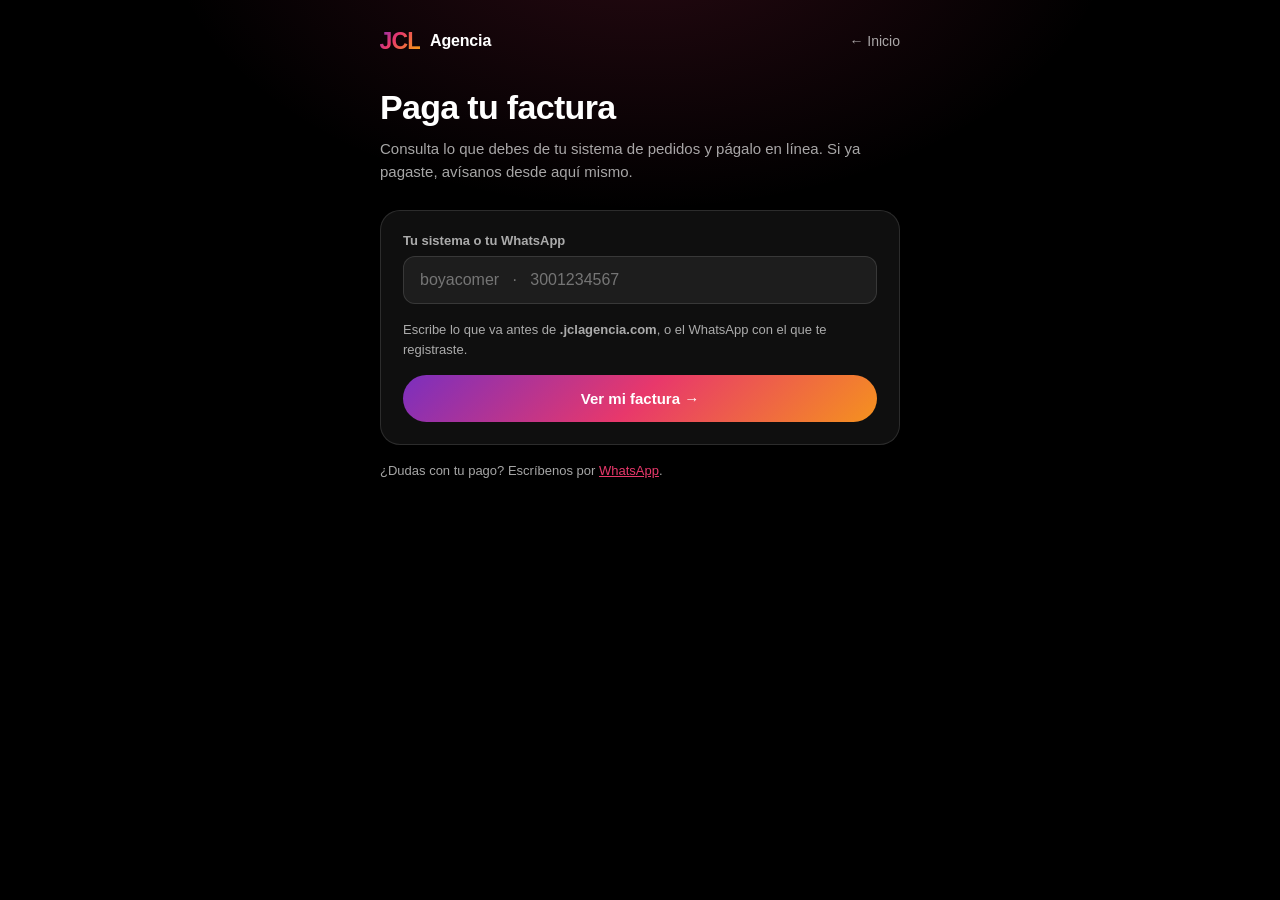
<file: pagar.html>
<!DOCTYPE html>
<html lang="es">
<head>
<meta charset="utf-8">
<meta name="viewport" content="width=device-width, initial-scale=1">
<title>Paga tu factura — JCL Agencia</title>
<meta name="description" content="Consulta y paga la mensualidad de tu sistema de pedidos JCL.">
<link rel="icon" href="/favicon.ico">
<style>
:root{
  --bg:#000; --text-main:#fff; --text-muted:rgba(255,255,255,.65);
  --glass-bg:rgba(255,255,255,.06); --glass-border:rgba(255,255,255,.12);
  --ok:#30d158; --warn:#F5921E; --bad:#ff453a;
}
*{margin:0;padding:0;box-sizing:border-box}
body{background:var(--bg);color:var(--text-main);font-family:-apple-system,BlinkMacSystemFont,'Segoe UI',Inter,Arial,sans-serif;min-height:100svh;
  background-image:radial-gradient(ellipse 800px 500px at 50% -10%,rgba(232,56,107,.18),transparent 60%);}
.wrap{max-width:560px;margin:0 auto;padding:28px 20px 60px}
.top{display:flex;align-items:center;justify-content:space-between;margin-bottom:34px}
.logo{display:flex;align-items:center;gap:10px;text-decoration:none;color:var(--text-main)}
.logo svg{height:26px}
.logo span{font-weight:800;letter-spacing:-.01em}
.volver{color:var(--text-muted);text-decoration:none;font-size:14px}
h1{font-size:clamp(26px,5vw,34px);font-weight:900;letter-spacing:-.02em;margin-bottom:10px}
.sub{color:var(--text-muted);font-size:15px;line-height:1.55;margin-bottom:26px}
.panel{background:var(--glass-bg);border:1px solid var(--glass-border);border-radius:20px;padding:22px;backdrop-filter:blur(20px);margin-bottom:16px}
label{display:block;font-size:13px;font-weight:700;color:var(--text-muted);margin-bottom:8px}
input{width:100%;background:rgba(255,255,255,.06);border:1px solid var(--glass-border);border-radius:12px;padding:14px 16px;color:#fff;font-size:16px;outline:none;font-family:inherit}
input:focus{border-color:rgba(232,56,107,.6)}
.btn{display:block;width:100%;border:none;border-radius:100px;padding:15px 20px;font-size:15px;font-weight:800;cursor:pointer;text-align:center;text-decoration:none;margin-top:14px;
  background:linear-gradient(135deg,#7B2FBE,#E8386B,#F5921E);color:#fff}
.btn:disabled{opacity:.5;cursor:wait}
.btn2{background:rgba(255,255,255,.08);border:1px solid var(--glass-border);color:#fff}
.row{display:flex;justify-content:space-between;gap:12px;padding:10px 0;border-bottom:1px solid rgba(255,255,255,.08);font-size:15px}
.row:last-child{border-bottom:none}
.row span:first-child{color:var(--text-muted)}
.monto{font-size:34px;font-weight:900;letter-spacing:-.02em;margin:6px 0 2px}
.chip{display:inline-block;font-size:12px;font-weight:800;border-radius:100px;padding:5px 12px;margin-bottom:12px}
.chip.ok{background:rgba(48,209,88,.14);color:var(--ok)}
.chip.warn{background:rgba(245,146,30,.16);color:var(--warn)}
.chip.bad{background:rgba(255,69,58,.14);color:var(--bad)}
.err{color:var(--bad);font-size:14px;margin-top:12px}
.ayuda{color:var(--text-muted);font-size:13px;line-height:1.6;margin-top:16px}
.ayuda a{color:#E8386B}
.oculto{display:none}
</style>
</head>
<body>
<div class="wrap">
  <div class="top">
    <a class="logo" href="/">
      <svg xmlns="http://www.w3.org/2000/svg" viewBox="0 0 400 260"><defs><linearGradient id="g" x1="0%" y1="0%" x2="100%" y2="60%"><stop offset="0%" stop-color="#7B2FBE"/><stop offset="45%" stop-color="#E8386B"/><stop offset="100%" stop-color="#F5921E"/></linearGradient></defs><text x="200" y="210" font-family="Arial Black,Arial,sans-serif" font-weight="900" font-size="230" fill="url(#g)" text-anchor="middle" letter-spacing="-8">JCL</text></svg>
      <span>Agencia</span>
    </a>
    <a class="volver" href="/">← Inicio</a>
  </div>

  <h1>Paga tu factura</h1>
  <p class="sub">Consulta lo que debes de tu sistema de pedidos y págalo en línea. Si ya pagaste, avísanos desde aquí mismo.</p>

  <!-- Paso 1: buscar -->
  <div class="panel" id="p-buscar">
    <label for="buscar">Tu sistema o tu WhatsApp</label>
    <input id="buscar" type="text" placeholder="boyacomer   ·   3001234567" autocomplete="off">
    <p class="ayuda">Escribe lo que va antes de <strong>.jclagencia.com</strong>, o el WhatsApp con el que te registraste.</p>
    <button class="btn" id="btn-buscar">Ver mi factura →</button>
    <p class="err oculto" id="err-buscar"></p>
  </div>

  <!-- Paso 2: resultado -->
  <div class="panel oculto" id="p-cuenta"></div>

  <p class="ayuda">¿Dudas con tu pago? Escríbenos por <a href="https://wa.me/573023440073" target="_blank" rel="noopener">WhatsApp</a>.</p>
</div>

<script>
const API = 'https://jcl-pedidos-app-production.up.railway.app/api/pagos';
const $ = id => document.getElementById(id);
const pesos = n => new Intl.NumberFormat('es-CO', { style:'currency', currency:'COP', maximumFractionDigits:0 }).format(n||0);
const fecha = d => d ? new Date(d).toLocaleDateString('es-CO',{day:'numeric',month:'long',year:'numeric',timeZone:'UTC'}) : '';
let datos = null;

async function buscar() {
  const q = $('buscar').value.trim();
  if (q.length < 3) return;
  $('btn-buscar').disabled = true; $('btn-buscar').textContent = 'Buscando...';
  $('err-buscar').classList.add('oculto');
  try {
    const r = await fetch(API + '/factura?buscar=' + encodeURIComponent(q));
    const d = await r.json();
    if (!r.ok) throw new Error(d.error || 'No se pudo consultar');
    datos = d;
    pintar(d);
  } catch (e) {
    $('err-buscar').textContent = e.message;
    $('err-buscar').classList.remove('oculto');
  } finally {
    $('btn-buscar').disabled = false; $('btn-buscar').textContent = 'Ver mi factura →';
  }
}

// El detalle lo arma el sistema, pero igual va escapado: es texto que se
// mete en el HTML.
const esc = t => String(t ?? '').replace(/[&<>"']/g, c => ({ '&': '&amp;', '<': '&lt;', '>': '&gt;', '"': '&quot;', "'": '&#39;' }[c]));

// La última factura pagada: quien ya pagó tiene que ver que le llegó.
const pagoRecibido = d => d.ultimo_pago
  ? `<div class="row" style="margin-top:14px"><span>✅ Pago recibido</span><span><strong>${pesos(d.ultimo_pago.monto)}</strong> · ${d.ultimo_pago.referencia}${d.ultimo_pago.pagada_en ? ` · ${new Date(d.ultimo_pago.pagada_en).toLocaleDateString('es-CO',{day:'numeric',month:'long',timeZone:'America/Bogota'})}` : ''}</span></div>`
  : '';

function pintar(d) {
  const f = d.factura;
  const caja = $('p-cuenta');
  // Varios negocios con el mismo WhatsApp del dueño: que escoja cuál.
  if (d.opciones) {
    caja.innerHTML = `
      <h2 style="font-size:20px;font-weight:800;margin-bottom:6px">¿Cuál de tus negocios?</h2>
      <p class="sub" style="margin:0 0 14px">Ese WhatsApp tiene ${d.opciones.length} negocios.</p>
      ${d.opciones.map(o => `<button class="btn btn2" data-slug="${esc(o.slug)}" style="margin-bottom:10px">${esc(o.nombre)}${o.debe ? ' · tiene factura pendiente' : ''}</button>`).join('')}`;
    caja.querySelectorAll('[data-slug]').forEach(b => b.onclick = () => { $('buscar').value = b.dataset.slug; buscar(); });
    caja.classList.remove('oculto');
    return;
  }
  if (!f) {
    const plan = d.medida
      ? (d.monto_plan ? `Tu mensualidad es de ${pesos(d.monto_plan)}` : '')
      : `Tu plan es de ${d.negocio.plan} (${pesos(d.monto_plan)} al mes)`;
    caja.innerHTML = `
      <div class="chip ok">${d.ultimo_pago ? 'Pago aprobado · estás al día' : 'Estás al día'}</div>
      <h2 style="font-size:20px;font-weight:800;margin-bottom:6px">${d.negocio.nombre}</h2>
      <p class="sub" style="margin:0">No tienes facturas pendientes.${plan ? ` ${plan}` : ''}${d.proximo_cobro ? `${plan ? ' y tu' : ' Tu'} próximo cobro es el ${fecha(d.proximo_cobro)}` : ''}.</p>
      ${pagoRecibido(d)}`;
  } else if (f.reportado) {
    caja.innerHTML = `
      <div class="chip warn">Pago reportado</div>
      <h2 style="font-size:20px;font-weight:800;margin-bottom:6px">${d.negocio.nombre}</h2>
      <p class="sub" style="margin:0">Ya recibimos tu aviso de pago de ${pesos(f.monto)} (${f.referencia}). Lo estamos confirmando; si algo falta te escribimos por WhatsApp.</p>`;
  } else {
    caja.innerHTML = `
      <div class="chip ${d.negocio.suspendido ? 'bad' : 'warn'}">${d.negocio.suspendido ? 'Servicio suspendido por falta de pago' : 'Tienes una factura pendiente'}</div>
      <h2 style="font-size:20px;font-weight:800;margin-bottom:10px">${d.negocio.nombre}</h2>
      <div class="monto">${pesos(f.monto)}</div>
      <div style="margin:14px 0">
        <div class="row"><span>Periodo</span><span>${fecha(f.desde)} — ${fecha(f.hasta)}</span></div>
        ${f.detalle && f.detalle.length > 1
          ? f.detalle.map(l => `<div class="row"><span>${esc(l.concepto)}</span><span style="white-space:nowrap">${pesos(l.monto)}</span></div>`).join('')
          : f.detalle && f.detalle.length === 1
            ? `<div class="row"><span>Concepto</span><span>${esc(f.detalle[0].concepto)}</span></div>`
            : d.medida ? '' : `<div class="row"><span>Plan</span><span>${d.negocio.plan}${d.negocio.mesas ? ` (${d.negocio.mesas} mesas)` : ''}</span></div>`}
        <div class="row"><span>Referencia</span><span><strong>${f.referencia}</strong></span></div>
      </div>
      <a class="btn" href="${d.link_pago}" target="_blank" rel="noopener" id="btn-pagar">Pagar ${pesos(f.monto)} →</a>
      <p class="ayuda">Puedes pagar con tarjeta, PSE o Nequi. Al pagar, escribe la referencia <strong>${f.referencia}</strong> si el formulario te lo permite.</p>
      <button class="btn btn2" id="btn-pague">Ya pagué — avisar</button>
      <div class="oculto" id="p-reportar" style="margin-top:14px">
        <label for="ref">Número del comprobante (opcional)</label>
        <input id="ref" type="text" placeholder="Ej: 128374-1562891" autocomplete="off">
        <button class="btn" id="btn-reportar">Enviar aviso de pago</button>
        <p class="err oculto" id="err-reportar"></p>
      </div>`;
    $('btn-pague').onclick = () => $('p-reportar').classList.remove('oculto');
    $('btn-reportar').onclick = reportar;
  }
  caja.classList.remove('oculto');
}

async function reportar() {
  const btn = $('btn-reportar');
  btn.disabled = true; btn.textContent = 'Enviando...';
  $('err-reportar').classList.add('oculto');
  try {
    const r = await fetch(API + '/reportar', {
      method: 'POST', headers: { 'Content-Type': 'application/json' },
      body: JSON.stringify({ factura_id: datos.factura.id, referencia: $('ref').value.trim() }),
    });
    const d = await r.json();
    if (!r.ok) throw new Error(d.error || 'No se pudo enviar');
    $('p-cuenta').innerHTML = `
      <div class="chip ok">¡Gracias!</div>
      <h2 style="font-size:20px;font-weight:800;margin-bottom:6px">Recibimos tu aviso de pago</h2>
      <p class="sub" style="margin:0">Lo confirmamos en unos minutos y tu sistema sigue funcionando sin cortes. Si algo falta, te escribimos por WhatsApp.</p>`;
  } catch (e) {
    $('err-reportar').textContent = e.message;
    $('err-reportar').classList.remove('oculto');
    btn.disabled = false; btn.textContent = 'Enviar aviso de pago';
  }
}

$('btn-buscar').onclick = buscar;
$('buscar').addEventListener('keydown', e => { if (e.key === 'Enter') buscar(); });
// Se puede llegar directo con jclagencia.com/pagar?negocio=boyacomer
const pre = new URLSearchParams(location.search).get('negocio');
if (pre) { $('buscar').value = pre; buscar(); }
</script>
</body>
</html>
</file>
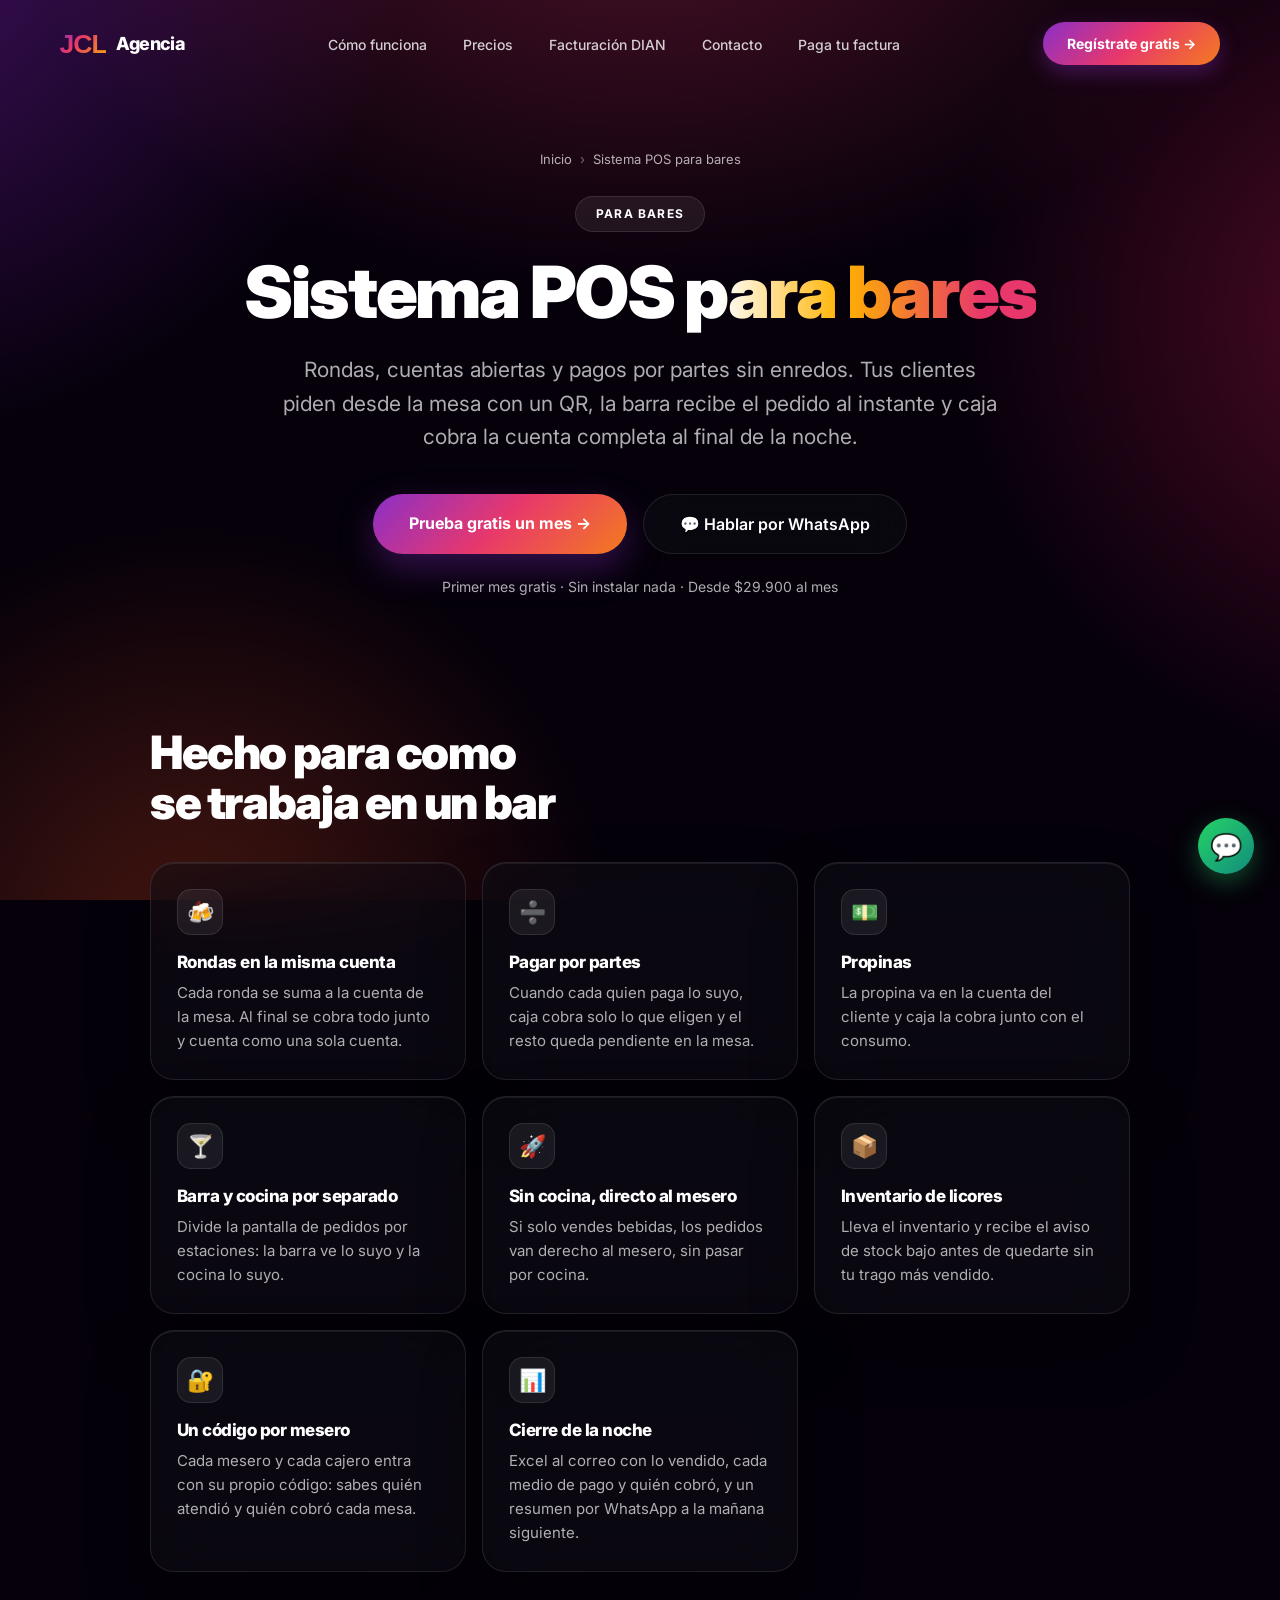
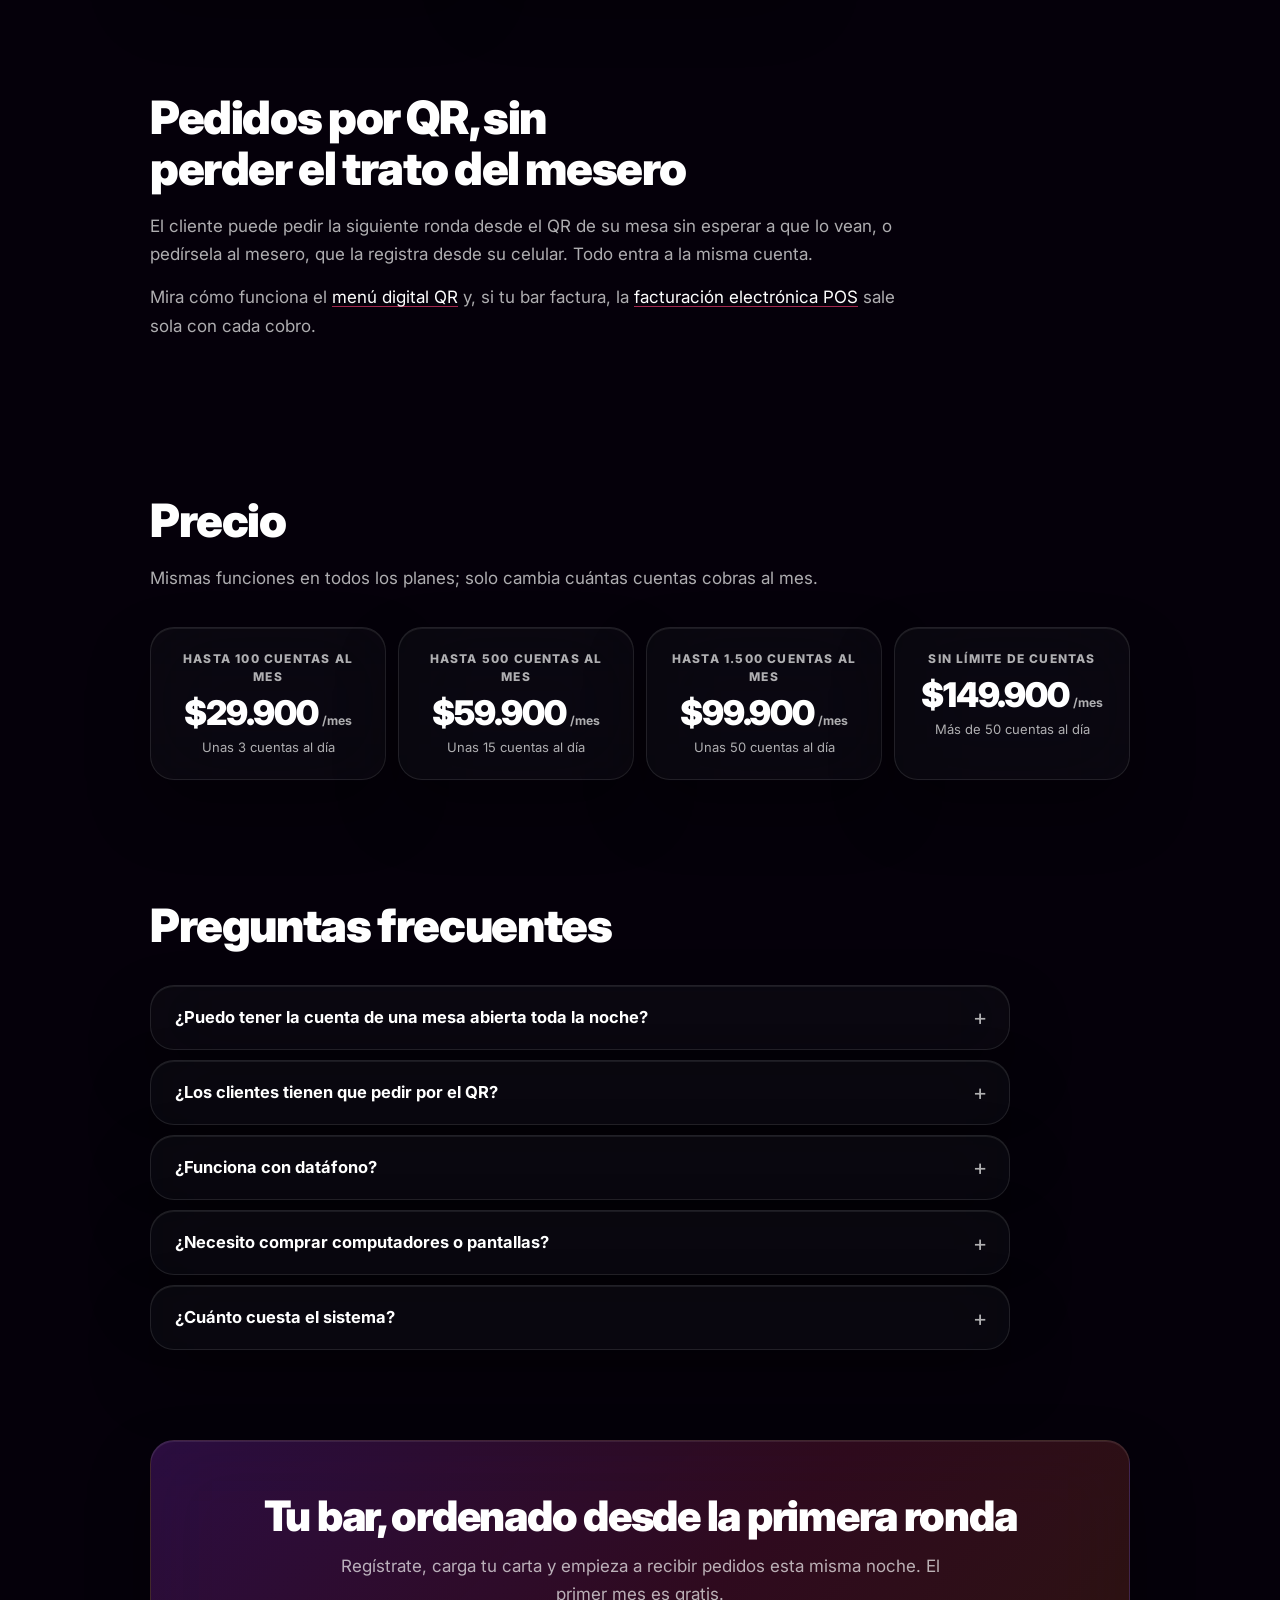
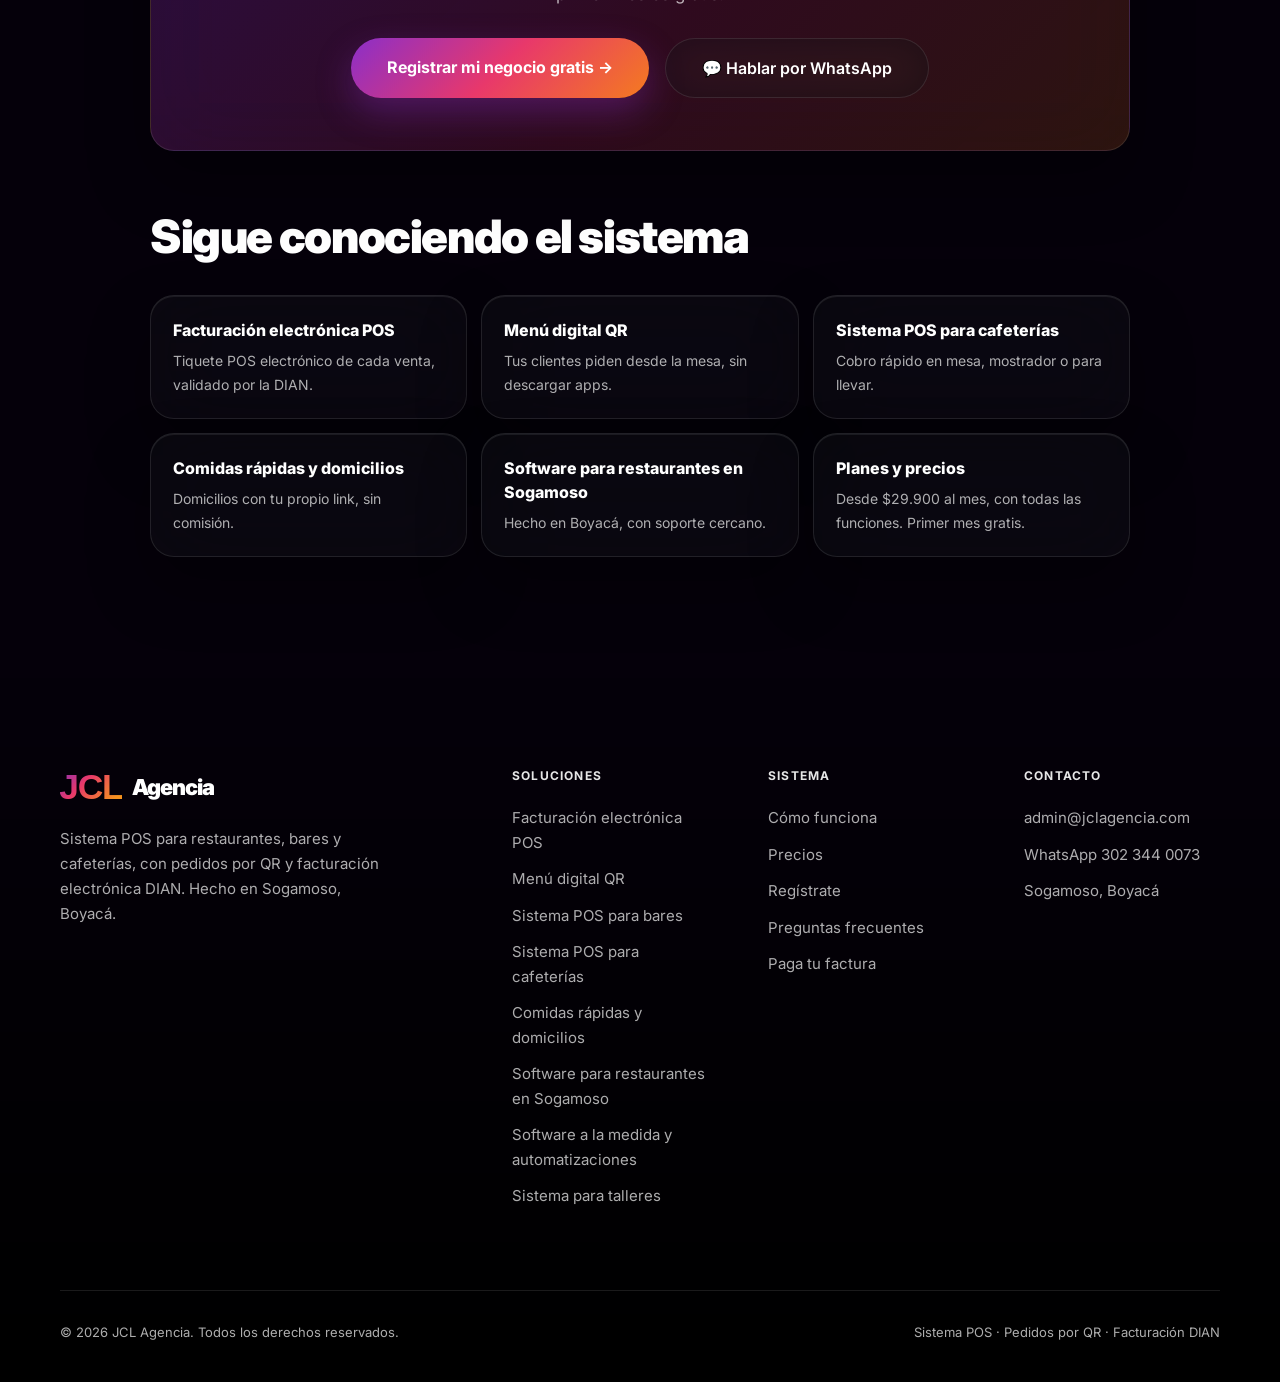
<file: sistema-pos-bares.html>
<!DOCTYPE html>
<html lang="es">
<head>
<meta charset="UTF-8">
<meta name="viewport" content="width=device-width, initial-scale=1.0">
<title>Sistema POS para bares: cuentas por mesa y pedidos QR — JCL</title>
<meta name="description" content="Sistema POS para bares en Colombia: cuentas abiertas por mesa, rondas, pagos por partes, propinas, inventario y facturación electrónica. Desde $29.900 al mes, primer mes gratis.">
<link rel="canonical" href="https://jclagencia.com/sistema-pos-bares">
<meta name="theme-color" content="#05000a">
<link rel="icon" href="/favicon.ico" sizes="any">
<link rel="icon" type="image/png" sizes="48x48" href="/icons/icon-48.png">
<link rel="icon" type="image/png" sizes="96x96" href="/icons/icon-96.png">
<link rel="icon" type="image/png" sizes="192x192" href="/icons/icon-192.png">
<link rel="apple-touch-icon" sizes="180x180" href="/icons/apple-touch-icon.png">
<meta property="og:type" content="website">
<meta property="og:site_name" content="JCL Agencia">
<meta property="og:locale" content="es_CO">
<meta property="og:url" content="https://jclagencia.com/sistema-pos-bares">
<meta property="og:title" content="Sistema POS para bares: cuentas por mesa y pedidos QR — JCL">
<meta property="og:description" content="Sistema POS para bares en Colombia: cuentas abiertas por mesa, rondas, pagos por partes, propinas, inventario y facturación electrónica. Desde $29.900 al mes, primer mes gratis.">
<meta property="og:image" content="https://jclagencia.com/icons/og-image.jpg">
<meta property="og:image:width" content="1200">
<meta property="og:image:height" content="630">
<meta name="twitter:card" content="summary_large_image">
<meta name="twitter:title" content="Sistema POS para bares: cuentas por mesa y pedidos QR — JCL">
<meta name="twitter:description" content="Sistema POS para bares en Colombia: cuentas abiertas por mesa, rondas, pagos por partes, propinas, inventario y facturación electrónica. Desde $29.900 al mes, primer mes gratis.">
<meta name="twitter:image" content="https://jclagencia.com/icons/og-image.jpg">
<link rel="preconnect" href="https://fonts.googleapis.com">
<link rel="preconnect" href="https://fonts.gstatic.com" crossorigin>
<link href="https://fonts.googleapis.com/css2?family=Inter:wght@400;500;600;700;800;900&display=swap" rel="stylesheet">
<link rel="stylesheet" href="/paginas.css">
<script type="application/ld+json">
{
 "@context": "https://schema.org",
 "@type": "BreadcrumbList",
 "itemListElement": [
  {
   "@type": "ListItem",
   "position": 1,
   "name": "Inicio",
   "item": "https://jclagencia.com/"
  },
  {
   "@type": "ListItem",
   "position": 2,
   "name": "Sistema POS para bares",
   "item": "https://jclagencia.com/sistema-pos-bares"
  }
 ]
}
</script>
<script type="application/ld+json">
{
 "@context": "https://schema.org",
 "@type": "FAQPage",
 "mainEntity": [
  {
   "@type": "Question",
   "name": "¿Puedo tener la cuenta de una mesa abierta toda la noche?",
   "acceptedAnswer": {
    "@type": "Answer",
    "text": "Sí. Las rondas se van sumando a la cuenta de la mesa hasta que caja la cobra, y si pagan por partes, el resto queda pendiente en la mesa."
   }
  },
  {
   "@type": "Question",
   "name": "¿Los clientes tienen que pedir por el QR?",
   "acceptedAnswer": {
    "@type": "Answer",
    "text": "No. Pueden pedir por el QR o al mesero, que toma el pedido desde su celular. Las dos formas entran a la misma cuenta."
   }
  },
  {
   "@type": "Question",
   "name": "¿Funciona con datáfono?",
   "acceptedAnswer": {
    "@type": "Answer",
    "text": "Sí. En caja registras el pago con datáfono, efectivo, Nequi o transferencia; el datáfono sigue siendo el de tu banco."
   }
  },
  {
   "@type": "Question",
   "name": "¿Necesito comprar computadores o pantallas?",
   "acceptedAnswer": {
    "@type": "Answer",
    "text": "No. Funciona en el navegador del celular, la tablet o el computador que ya tienes. Si quieres tiquetes impresos, sirve una impresora térmica en caja."
   }
  },
  {
   "@type": "Question",
   "name": "¿Cuánto cuesta el sistema?",
   "acceptedAnswer": {
    "@type": "Answer",
    "text": "Depende de las cuentas que cobras al mes: $29.900 hasta 100 (unas 3 al día), $59.900 hasta 500 (unas 15 al día), $99.900 hasta 1.500 (unas 50 al día) y $149.900 sin límite. Todos los planes traen las mismas funciones y el primer mes es gratis. Cada plan incluye un número de cuentas cobradas al mes (de 200 a 1.000); si vendes más, cada 100 cuentas adicionales suman $10.000. La facturación electrónica es opcional y se paga aparte. Ver precios completos."
   }
  }
 ]
}
</script>
</head>
<body>
<a class="saltar" href="#contenido">Saltar al contenido</a>
<nav id="nb" aria-label="Principal">
  <a href="/" class="nlogo" aria-label="JCL Agencia, ir al inicio"><svg class="nlogo-icon" xmlns="http://www.w3.org/2000/svg" viewBox="0 0 400 260" aria-hidden="true"><defs><linearGradient id="ng" x1="0%" y1="0%" x2="100%" y2="60%"><stop offset="0%" stop-color="#7B2FBE"/><stop offset="45%" stop-color="#E8386B"/><stop offset="100%" stop-color="#F5921E"/></linearGradient></defs><text x="200" y="210" font-family="Arial Black,Arial,sans-serif" font-weight="900" font-size="230" fill="url(#ng)" text-anchor="middle" letter-spacing="-8">JCL</text></svg><span class="nlogo-text">Agencia</span></a>
  <ul class="nlinks"><li><a href="/#pedidos">Cómo funciona</a></li><li><a href="/#precios">Precios</a></li><li><a href="/facturacion-electronica-pos">Facturación DIAN</a></li><li><a href="/#contacto">Contacto</a></li><li><a href="/pagar">Paga tu factura</a></li></ul>
  <a href="/#registro" class="ncta">Regístrate gratis →</a>
  <button class="nburg" id="burger" type="button" aria-label="Abrir menú" aria-controls="mm" aria-expanded="false"><span></span><span></span><span></span></button>
</nav>
<div class="mmenu" id="mm" aria-hidden="true">
  <button class="mcls" id="mcls" type="button" aria-label="Cerrar menú">✕</button>
  <a href="/#pedidos">Cómo funciona</a><a href="/#precios">Precios</a><a href="/facturacion-electronica-pos">Facturación DIAN</a><a href="/#contacto">Contacto</a><a href="/pagar">Paga tu factura</a>
  <a href="/#registro" class="ncta">Regístrate gratis →</a>
</div>
<header class="pg-hero">
  <ol class="migas" aria-label="Estás en"><li><a href="/">Inicio</a></li><li aria-current="page">Sistema POS para bares</li></ol>
  <div class="stag">Para bares</div>
  <h1>Sistema POS <span class="gt">para bares</span></h1>
  <p class="lead">Rondas, cuentas abiertas y pagos por partes sin enredos. Tus clientes piden desde la mesa con un QR, la barra recibe el pedido al instante y caja cobra la cuenta completa al final de la noche.</p>
  <div class="hact"><a class="bp" href="/#registro">Prueba gratis un mes →</a><a class="bs" href="https://wa.me/573023440073?text=Hola%2C%20quiero%20el%20sistema%20POS%20para%20mi%20bar" target="_blank" rel="noopener">💬 Hablar por WhatsApp</a></div>
  <p class="hnota">Primer mes gratis · Sin instalar nada · Desde $29.900 al mes</p>
</header>
<main id="contenido">
<section class="bloque"><div class="cabeza"><h2>Hecho para como se trabaja en un bar</h2></div><div class="tarjetas">
<div class="tarjeta panel"><div class="ico" aria-hidden="true">🍻</div><h3>Rondas en la misma cuenta</h3><p>Cada ronda se suma a la cuenta de la mesa. Al final se cobra todo junto y cuenta como una sola cuenta.</p></div>
<div class="tarjeta panel"><div class="ico" aria-hidden="true">➗</div><h3>Pagar por partes</h3><p>Cuando cada quien paga lo suyo, caja cobra solo lo que eligen y el resto queda pendiente en la mesa.</p></div>
<div class="tarjeta panel"><div class="ico" aria-hidden="true">💵</div><h3>Propinas</h3><p>La propina va en la cuenta del cliente y caja la cobra junto con el consumo.</p></div>
<div class="tarjeta panel"><div class="ico" aria-hidden="true">🍸</div><h3>Barra y cocina por separado</h3><p>Divide la pantalla de pedidos por estaciones: la barra ve lo suyo y la cocina lo suyo.</p></div>
<div class="tarjeta panel"><div class="ico" aria-hidden="true">🚀</div><h3>Sin cocina, directo al mesero</h3><p>Si solo vendes bebidas, los pedidos van derecho al mesero, sin pasar por cocina.</p></div>
<div class="tarjeta panel"><div class="ico" aria-hidden="true">📦</div><h3>Inventario de licores</h3><p>Lleva el inventario y recibe el aviso de stock bajo antes de quedarte sin tu trago más vendido.</p></div>
<div class="tarjeta panel"><div class="ico" aria-hidden="true">🔐</div><h3>Un código por mesero</h3><p>Cada mesero y cada cajero entra con su propio código: sabes quién atendió y quién cobró cada mesa.</p></div>
<div class="tarjeta panel"><div class="ico" aria-hidden="true">📊</div><h3>Cierre de la noche</h3><p>Excel al correo con lo vendido, cada medio de pago y quién cobró, y un resumen por WhatsApp a la mañana siguiente.</p></div>
</div></section>
<section class="bloque"><div class="cabeza"><h2>Pedidos por QR, sin perder el trato del mesero</h2><p>El cliente puede pedir la siguiente ronda desde el QR de su mesa sin esperar a que lo vean, o pedírsela al mesero, que la registra desde su celular. Todo entra a la misma cuenta.</p><p>Mira cómo funciona el <a href="/menu-digital-qr">menú digital QR</a> y, si tu bar factura, la <a href="/facturacion-electronica-pos">facturación electrónica POS</a> sale sola con cada cobro.</p></div></section>
<section class="bloque"><div class="cabeza"><h2>Precio</h2><p>Mismas funciones en todos los planes; solo cambia cuántas cuentas cobras al mes.</p></div><div class="planes">
  <div class="plan panel"><div class="nombre">Hasta 100 cuentas al mes</div><div class="cifra">$29.900<small>/mes</small></div><div class="nota">Unas 3 cuentas al día</div></div>
  <div class="plan panel"><div class="nombre">Hasta 500 cuentas al mes</div><div class="cifra">$59.900<small>/mes</small></div><div class="nota">Unas 15 cuentas al día</div></div>
  <div class="plan panel"><div class="nombre">Hasta 1.500 cuentas al mes</div><div class="cifra">$99.900<small>/mes</small></div><div class="nota">Unas 50 cuentas al día</div></div>
  <div class="plan panel"><div class="nombre">Sin límite de cuentas</div><div class="cifra">$149.900<small>/mes</small></div><div class="nota">Más de 50 cuentas al día</div></div>
</div></section>
<section class="bloque"><div class="cabeza"><h2>Preguntas frecuentes</h2></div><div class="faq">
<details class="panel"><summary>¿Puedo tener la cuenta de una mesa abierta toda la noche?</summary><div><p>Sí. Las rondas se van sumando a la cuenta de la mesa hasta que caja la cobra, y si pagan por partes, el resto queda pendiente en la mesa.</p></div></details>
<details class="panel"><summary>¿Los clientes tienen que pedir por el QR?</summary><div><p>No. Pueden pedir por el QR o al mesero, que toma el pedido desde su celular. Las dos formas entran a la misma cuenta.</p></div></details>
<details class="panel"><summary>¿Funciona con datáfono?</summary><div><p>Sí. En caja registras el pago con datáfono, efectivo, Nequi o transferencia; el datáfono sigue siendo el de tu banco.</p></div></details>
<details class="panel"><summary>¿Necesito comprar computadores o pantallas?</summary><div><p>No. Funciona en el navegador del celular, la tablet o el computador que ya tienes. Si quieres tiquetes impresos, sirve una impresora térmica en caja.</p></div></details>
<details class="panel"><summary>¿Cuánto cuesta el sistema?</summary><div><p>Depende de las cuentas que cobras al mes: <strong>$29.900</strong> hasta 100 (unas 3 al día), <strong>$59.900</strong> hasta 500 (unas 15 al día), <strong>$99.900</strong> hasta 1.500 (unas 50 al día) y <strong>$149.900</strong> sin límite. Todos los planes traen las mismas funciones y el <strong>primer mes es gratis</strong>.</p><p>Cada plan incluye un número de cuentas cobradas al mes (de 200 a 1.000); si vendes más, cada 100 cuentas adicionales suman $10.000. La facturación electrónica es opcional y se paga aparte. <a href="/#precios">Ver precios completos</a>.</p></div></details>
</div></section>
<div class="cta-final"><div class="panel">
  <h2>Tu bar, ordenado desde la primera ronda</h2>
  <p>Regístrate, carga tu carta y empieza a recibir pedidos esta misma noche. El primer mes es gratis.</p>
  <div class="hact"><a class="bp" href="/#registro">Registrar mi negocio gratis →</a><a class="bs" href="https://wa.me/573023440073?text=Hola%2C%20quiero%20el%20sistema%20POS%20para%20mi%20bar" target="_blank" rel="noopener">💬 Hablar por WhatsApp</a></div>
</div></div>
<section class="bloque"><div class="cabeza"><h2>Sigue conociendo el sistema</h2></div><div class="relacionadas"><a class="panel" href="/facturacion-electronica-pos"><strong>Facturación electrónica POS</strong><span>Tiquete POS electrónico de cada venta, validado por la DIAN.</span></a><a class="panel" href="/menu-digital-qr"><strong>Menú digital QR</strong><span>Tus clientes piden desde la mesa, sin descargar apps.</span></a><a class="panel" href="/sistema-pos-cafeterias"><strong>Sistema POS para cafeterías</strong><span>Cobro rápido en mesa, mostrador o para llevar.</span></a><a class="panel" href="/sistema-pos-comidas-rapidas"><strong>Comidas rápidas y domicilios</strong><span>Domicilios con tu propio link, sin comisión.</span></a><a class="panel" href="/software-restaurantes-sogamoso"><strong>Software para restaurantes en Sogamoso</strong><span>Hecho en Boyacá, con soporte cercano.</span></a><a class="panel" href="/#precios"><strong>Planes y precios</strong><span>Desde $29.900 al mes, con todas las funciones. Primer mes gratis.</span></a></div></section>
</main>
<footer>
  <div class="fi">
    <div class="ftop">
      <div class="fbrand">
        <a href="/" class="fbrand-logo" aria-label="JCL Agencia, ir al inicio"><svg class="fbrand-logo-icon" xmlns="http://www.w3.org/2000/svg" viewBox="0 0 400 260" aria-hidden="true"><defs><linearGradient id="fg2" x1="0%" y1="0%" x2="100%" y2="60%"><stop offset="0%" stop-color="#7B2FBE"/><stop offset="45%" stop-color="#E8386B"/><stop offset="100%" stop-color="#F5921E"/></linearGradient></defs><text x="200" y="210" font-family="Arial Black,Arial,sans-serif" font-weight="900" font-size="230" fill="url(#fg2)" text-anchor="middle" letter-spacing="-8">JCL</text></svg><span class="fbrand-logo-txt">Agencia</span></a>
        <p>Sistema POS para restaurantes, bares y cafeterías, con pedidos por QR y facturación electrónica DIAN. Hecho en Sogamoso, Boyacá.</p>
      </div>
      <div class="fcol"><h4>Soluciones</h4><ul><li><a href="/facturacion-electronica-pos">Facturación electrónica POS</a></li><li><a href="/menu-digital-qr">Menú digital QR</a></li><li><a href="/sistema-pos-bares">Sistema POS para bares</a></li><li><a href="/sistema-pos-cafeterias">Sistema POS para cafeterías</a></li><li><a href="/sistema-pos-comidas-rapidas">Comidas rápidas y domicilios</a></li><li><a href="/software-restaurantes-sogamoso">Software para restaurantes en Sogamoso</a></li><li><a href="/software-a-la-medida">Software a la medida y automatizaciones</a></li><li><a href="/software-taller-motos">Sistema para talleres</a></li></ul></div>
      <div class="fcol"><h4>Sistema</h4><ul>
        <li><a href="/#pedidos">Cómo funciona</a></li>
        <li><a href="/#precios">Precios</a></li>
        <li><a href="/#registro">Regístrate</a></li>
        <li><a href="/#preguntas">Preguntas frecuentes</a></li>
        <li><a href="/pagar">Paga tu factura</a></li>
      </ul></div>
      <div class="fcol"><h4>Contacto</h4><ul>
        <li><a href="mailto:admin@jclagencia.com">admin@jclagencia.com</a></li>
        <li><a href="https://wa.me/573023440073" target="_blank" rel="noopener">WhatsApp 302 344 0073</a></li>
        <li><a href="/software-restaurantes-sogamoso">Sogamoso, Boyacá</a></li>
      </ul></div>
    </div>
    <div class="fbot"><p>© 2026 JCL Agencia. Todos los derechos reservados.</p><p>Sistema POS · Pedidos por QR · Facturación DIAN</p></div>
  </div>
</footer>
<a href="https://wa.me/573023440073" class="wa-float" title="Escríbenos por WhatsApp" aria-label="Escríbenos por WhatsApp" target="_blank" rel="noopener">💬</a>
<script>
const nb = document.getElementById('nb');
addEventListener('scroll', () => nb.classList.toggle('sc', scrollY > 40), { passive: true });
const mm = document.getElementById('mm'), burger = document.getElementById('burger');
const menu = abierto => { mm.classList.toggle('open', abierto); burger.setAttribute('aria-expanded', abierto); mm.setAttribute('aria-hidden', !abierto); };
burger.addEventListener('click', () => menu(true));
document.getElementById('mcls').addEventListener('click', () => menu(false));
mm.querySelectorAll('a').forEach(a => a.addEventListener('click', () => menu(false)));
addEventListener('keydown', e => { if (e.key === 'Escape') menu(false); });
</script>
</body>
</html>
</file>
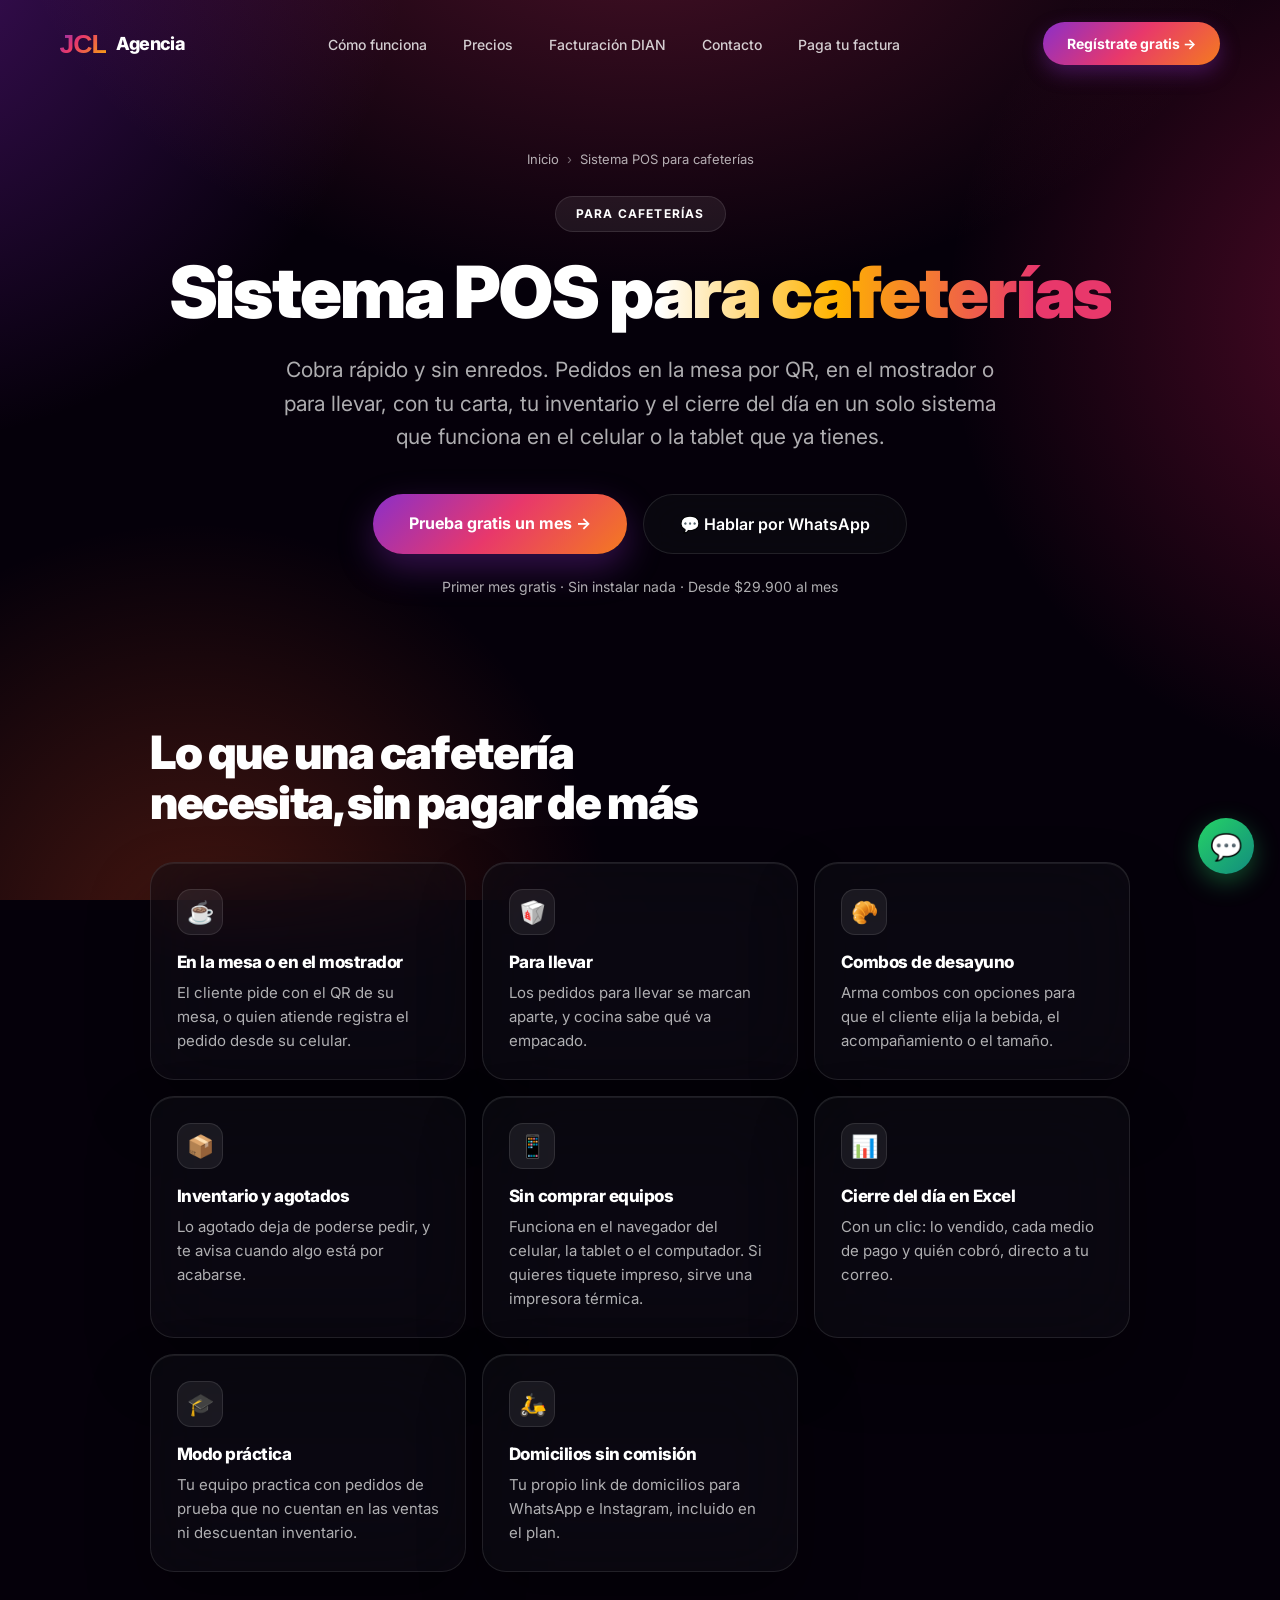
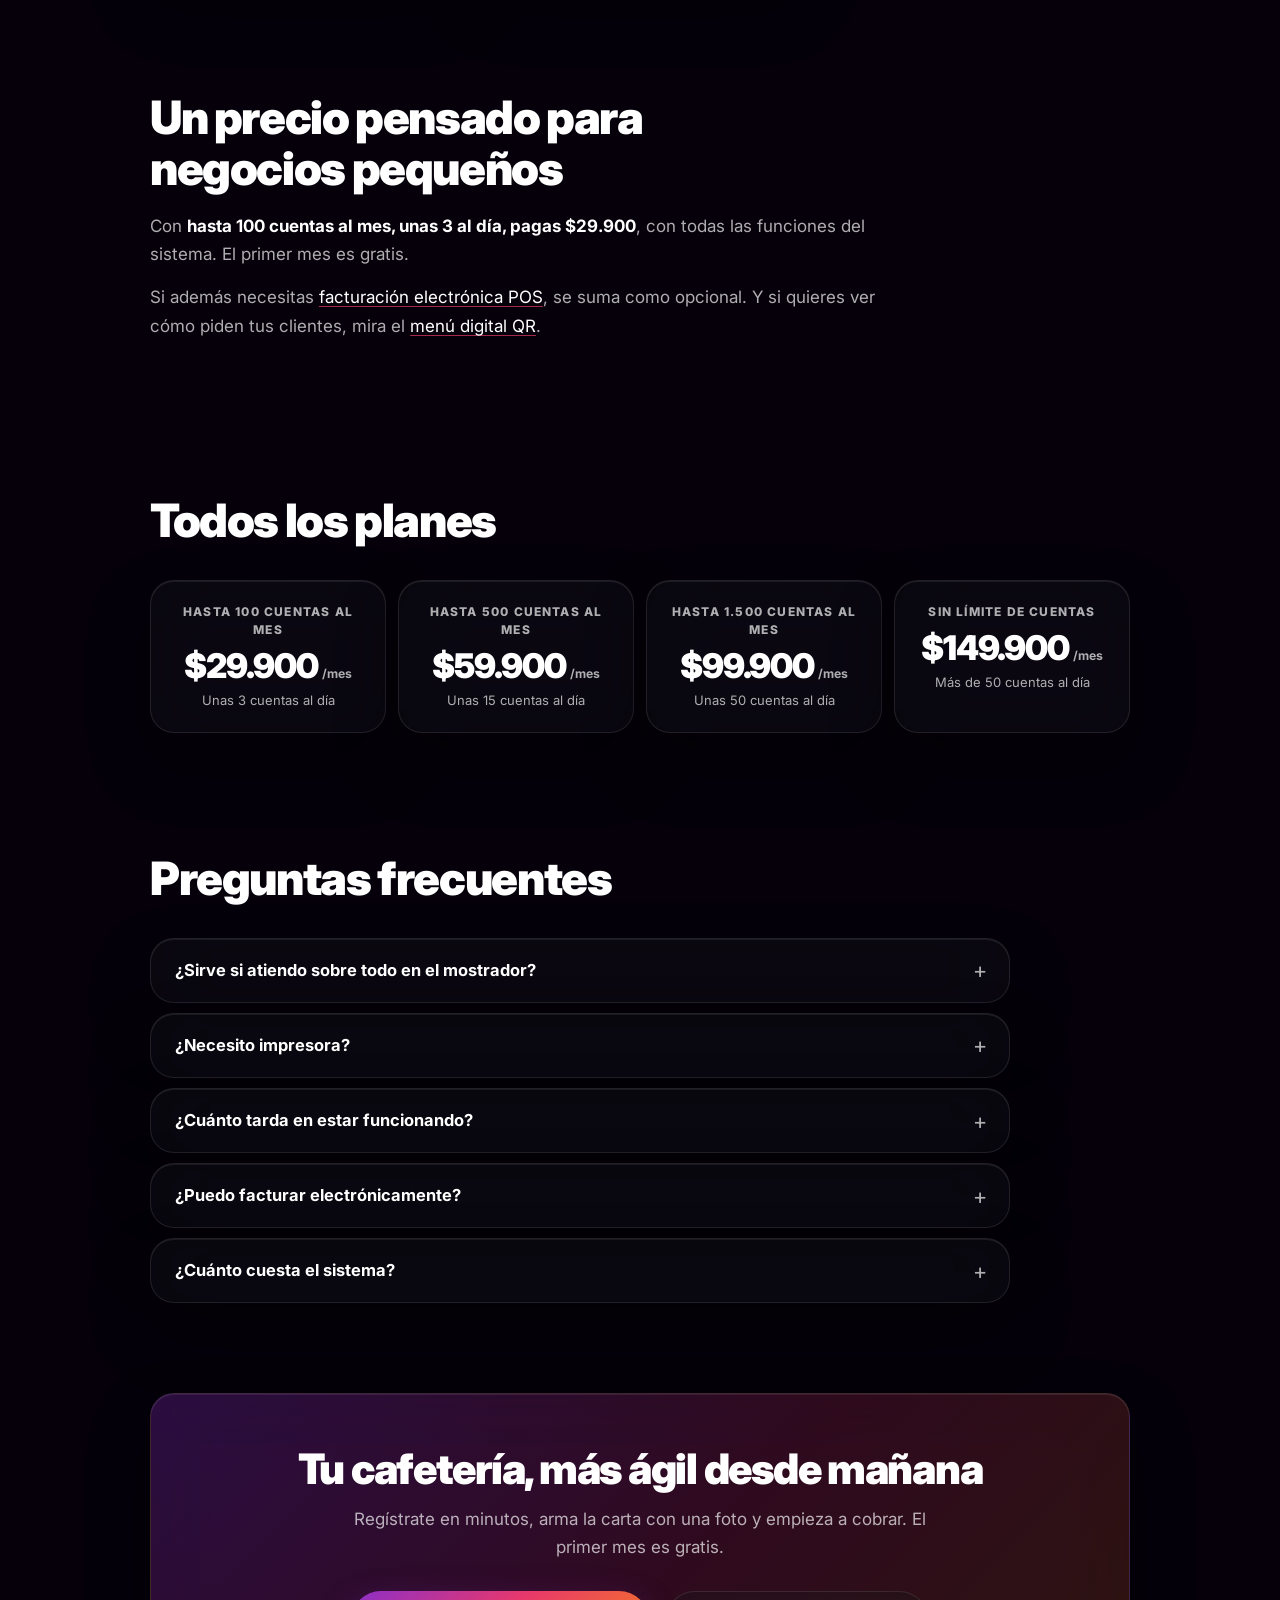
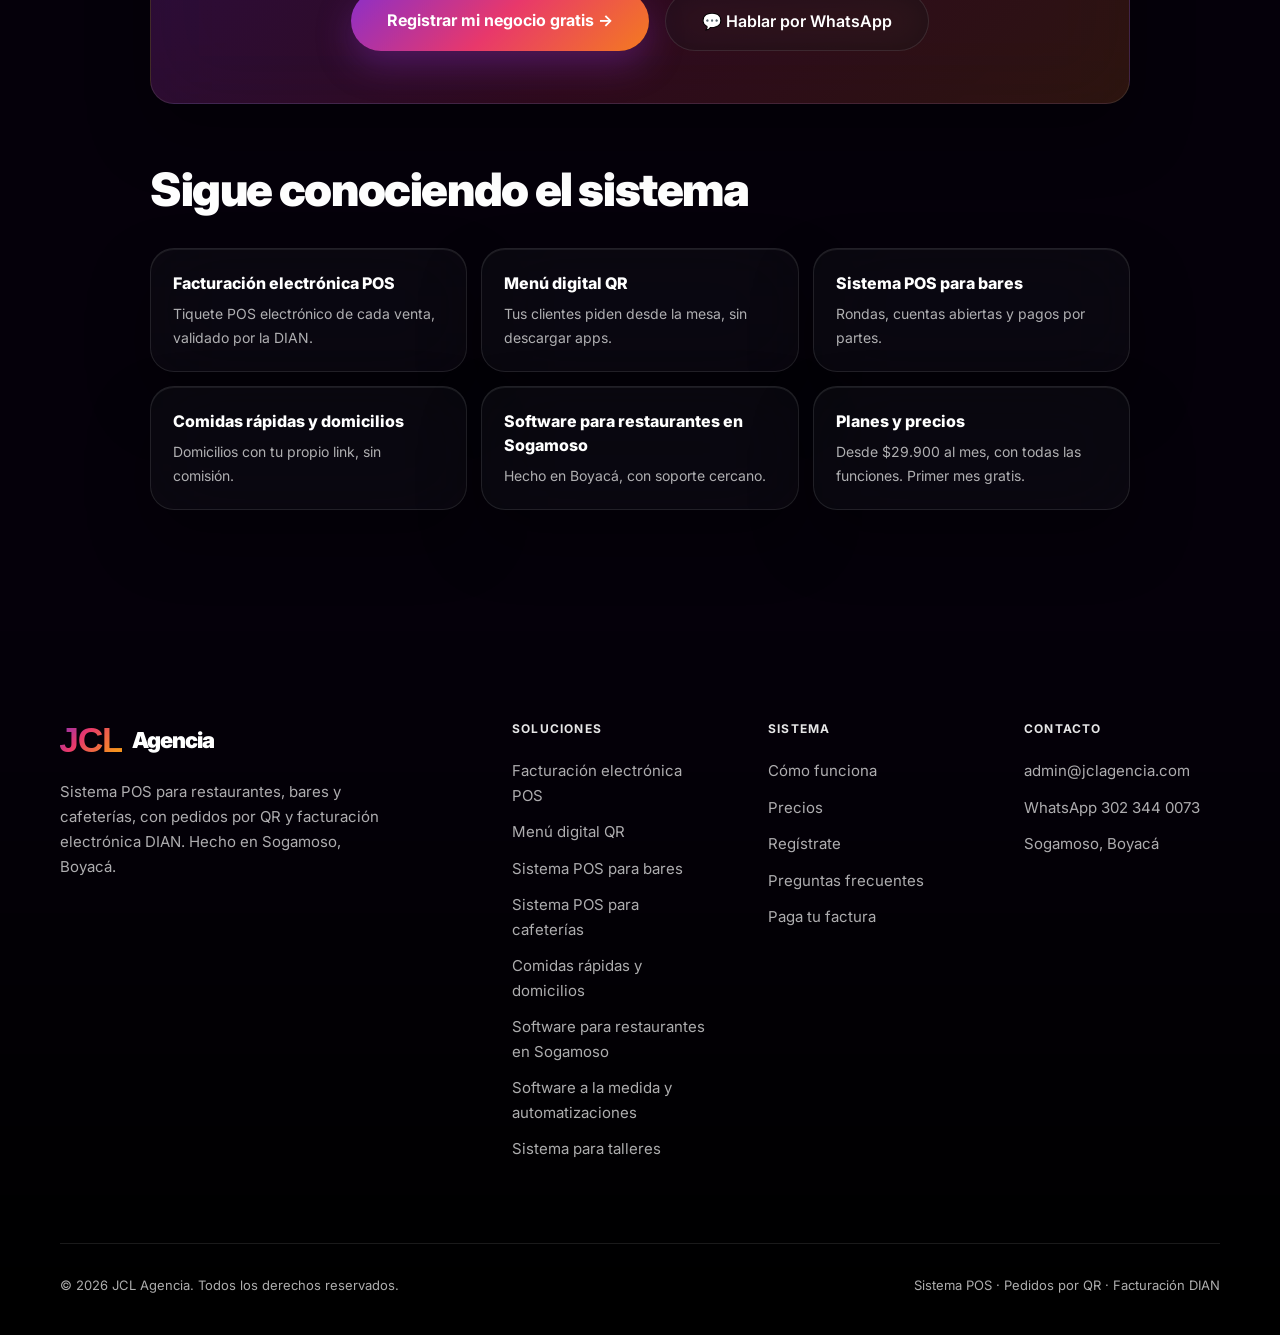
<file: sistema-pos-cafeterias.html>
<!DOCTYPE html>
<html lang="es">
<head>
<meta charset="UTF-8">
<meta name="viewport" content="width=device-width, initial-scale=1.0">
<title>Sistema POS para cafeterías desde $29.900 al mes — JCL Agencia</title>
<meta name="description" content="Sistema POS para cafeterías en Colombia: pedidos en mesa por QR, en mostrador o para llevar, combos de desayuno, inventario y cierre del día. Funciona en tu celular o tablet.">
<link rel="canonical" href="https://jclagencia.com/sistema-pos-cafeterias">
<meta name="theme-color" content="#05000a">
<link rel="icon" href="/favicon.ico" sizes="any">
<link rel="icon" type="image/png" sizes="48x48" href="/icons/icon-48.png">
<link rel="icon" type="image/png" sizes="96x96" href="/icons/icon-96.png">
<link rel="icon" type="image/png" sizes="192x192" href="/icons/icon-192.png">
<link rel="apple-touch-icon" sizes="180x180" href="/icons/apple-touch-icon.png">
<meta property="og:type" content="website">
<meta property="og:site_name" content="JCL Agencia">
<meta property="og:locale" content="es_CO">
<meta property="og:url" content="https://jclagencia.com/sistema-pos-cafeterias">
<meta property="og:title" content="Sistema POS para cafeterías desde $29.900 al mes — JCL Agencia">
<meta property="og:description" content="Sistema POS para cafeterías en Colombia: pedidos en mesa por QR, en mostrador o para llevar, combos de desayuno, inventario y cierre del día. Funciona en tu celular o tablet.">
<meta property="og:image" content="https://jclagencia.com/icons/og-image.jpg">
<meta property="og:image:width" content="1200">
<meta property="og:image:height" content="630">
<meta name="twitter:card" content="summary_large_image">
<meta name="twitter:title" content="Sistema POS para cafeterías desde $29.900 al mes — JCL Agencia">
<meta name="twitter:description" content="Sistema POS para cafeterías en Colombia: pedidos en mesa por QR, en mostrador o para llevar, combos de desayuno, inventario y cierre del día. Funciona en tu celular o tablet.">
<meta name="twitter:image" content="https://jclagencia.com/icons/og-image.jpg">
<link rel="preconnect" href="https://fonts.googleapis.com">
<link rel="preconnect" href="https://fonts.gstatic.com" crossorigin>
<link href="https://fonts.googleapis.com/css2?family=Inter:wght@400;500;600;700;800;900&display=swap" rel="stylesheet">
<link rel="stylesheet" href="/paginas.css">
<script type="application/ld+json">
{
 "@context": "https://schema.org",
 "@type": "BreadcrumbList",
 "itemListElement": [
  {
   "@type": "ListItem",
   "position": 1,
   "name": "Inicio",
   "item": "https://jclagencia.com/"
  },
  {
   "@type": "ListItem",
   "position": 2,
   "name": "Sistema POS para cafeterías",
   "item": "https://jclagencia.com/sistema-pos-cafeterias"
  }
 ]
}
</script>
<script type="application/ld+json">
{
 "@context": "https://schema.org",
 "@type": "FAQPage",
 "mainEntity": [
  {
   "@type": "Question",
   "name": "¿Sirve si atiendo sobre todo en el mostrador?",
   "acceptedAnswer": {
    "@type": "Answer",
    "text": "Sí. Quien atiende registra el pedido desde su celular como para llevar, cocina lo recibe al instante y caja lo cobra."
   }
  },
  {
   "@type": "Question",
   "name": "¿Necesito impresora?",
   "acceptedAnswer": {
    "@type": "Answer",
    "text": "No es obligatoria. Si quieres tiquetes impresos, el sistema imprime en una impresora térmica de 58 u 80 mm conectada al equipo de caja."
   }
  },
  {
   "@type": "Question",
   "name": "¿Cuánto tarda en estar funcionando?",
   "acceptedAnswer": {
    "@type": "Answer",
    "text": "El sistema queda activo apenas te registras. Lo que más toma es cargar la carta, y la puedes armar tomándole una foto a tu carta impresa."
   }
  },
  {
   "@type": "Question",
   "name": "¿Puedo facturar electrónicamente?",
   "acceptedAnswer": {
    "@type": "Answer",
    "text": "Sí, es opcional. Cada venta sale con su tiquete POS electrónico validado por la DIAN. Ver cómo funciona."
   }
  },
  {
   "@type": "Question",
   "name": "¿Cuánto cuesta el sistema?",
   "acceptedAnswer": {
    "@type": "Answer",
    "text": "Depende de las cuentas que cobras al mes: $29.900 hasta 100 (unas 3 al día), $59.900 hasta 500 (unas 15 al día), $99.900 hasta 1.500 (unas 50 al día) y $149.900 sin límite. Todos los planes traen las mismas funciones y el primer mes es gratis. Cada plan incluye un número de cuentas cobradas al mes (de 200 a 1.000); si vendes más, cada 100 cuentas adicionales suman $10.000. La facturación electrónica es opcional y se paga aparte. Ver precios completos."
   }
  }
 ]
}
</script>
</head>
<body>
<a class="saltar" href="#contenido">Saltar al contenido</a>
<nav id="nb" aria-label="Principal">
  <a href="/" class="nlogo" aria-label="JCL Agencia, ir al inicio"><svg class="nlogo-icon" xmlns="http://www.w3.org/2000/svg" viewBox="0 0 400 260" aria-hidden="true"><defs><linearGradient id="ng" x1="0%" y1="0%" x2="100%" y2="60%"><stop offset="0%" stop-color="#7B2FBE"/><stop offset="45%" stop-color="#E8386B"/><stop offset="100%" stop-color="#F5921E"/></linearGradient></defs><text x="200" y="210" font-family="Arial Black,Arial,sans-serif" font-weight="900" font-size="230" fill="url(#ng)" text-anchor="middle" letter-spacing="-8">JCL</text></svg><span class="nlogo-text">Agencia</span></a>
  <ul class="nlinks"><li><a href="/#pedidos">Cómo funciona</a></li><li><a href="/#precios">Precios</a></li><li><a href="/facturacion-electronica-pos">Facturación DIAN</a></li><li><a href="/#contacto">Contacto</a></li><li><a href="/pagar">Paga tu factura</a></li></ul>
  <a href="/#registro" class="ncta">Regístrate gratis →</a>
  <button class="nburg" id="burger" type="button" aria-label="Abrir menú" aria-controls="mm" aria-expanded="false"><span></span><span></span><span></span></button>
</nav>
<div class="mmenu" id="mm" aria-hidden="true">
  <button class="mcls" id="mcls" type="button" aria-label="Cerrar menú">✕</button>
  <a href="/#pedidos">Cómo funciona</a><a href="/#precios">Precios</a><a href="/facturacion-electronica-pos">Facturación DIAN</a><a href="/#contacto">Contacto</a><a href="/pagar">Paga tu factura</a>
  <a href="/#registro" class="ncta">Regístrate gratis →</a>
</div>
<header class="pg-hero">
  <ol class="migas" aria-label="Estás en"><li><a href="/">Inicio</a></li><li aria-current="page">Sistema POS para cafeterías</li></ol>
  <div class="stag">Para cafeterías</div>
  <h1>Sistema POS <span class="gt">para cafeterías</span></h1>
  <p class="lead">Cobra rápido y sin enredos. Pedidos en la mesa por QR, en el mostrador o para llevar, con tu carta, tu inventario y el cierre del día en un solo sistema que funciona en el celular o la tablet que ya tienes.</p>
  <div class="hact"><a class="bp" href="/#registro">Prueba gratis un mes →</a><a class="bs" href="https://wa.me/573023440073?text=Hola%2C%20quiero%20el%20sistema%20POS%20para%20mi%20cafeter%C3%ADa" target="_blank" rel="noopener">💬 Hablar por WhatsApp</a></div>
  <p class="hnota">Primer mes gratis · Sin instalar nada · Desde $29.900 al mes</p>
</header>
<main id="contenido">
<section class="bloque"><div class="cabeza"><h2>Lo que una cafetería necesita, sin pagar de más</h2></div><div class="tarjetas">
<div class="tarjeta panel"><div class="ico" aria-hidden="true">☕</div><h3>En la mesa o en el mostrador</h3><p>El cliente pide con el QR de su mesa, o quien atiende registra el pedido desde su celular.</p></div>
<div class="tarjeta panel"><div class="ico" aria-hidden="true">🥡</div><h3>Para llevar</h3><p>Los pedidos para llevar se marcan aparte, y cocina sabe qué va empacado.</p></div>
<div class="tarjeta panel"><div class="ico" aria-hidden="true">🥐</div><h3>Combos de desayuno</h3><p>Arma combos con opciones para que el cliente elija la bebida, el acompañamiento o el tamaño.</p></div>
<div class="tarjeta panel"><div class="ico" aria-hidden="true">📦</div><h3>Inventario y agotados</h3><p>Lo agotado deja de poderse pedir, y te avisa cuando algo está por acabarse.</p></div>
<div class="tarjeta panel"><div class="ico" aria-hidden="true">📱</div><h3>Sin comprar equipos</h3><p>Funciona en el navegador del celular, la tablet o el computador. Si quieres tiquete impreso, sirve una impresora térmica.</p></div>
<div class="tarjeta panel"><div class="ico" aria-hidden="true">📊</div><h3>Cierre del día en Excel</h3><p>Con un clic: lo vendido, cada medio de pago y quién cobró, directo a tu correo.</p></div>
<div class="tarjeta panel"><div class="ico" aria-hidden="true">🎓</div><h3>Modo práctica</h3><p>Tu equipo practica con pedidos de prueba que no cuentan en las ventas ni descuentan inventario.</p></div>
<div class="tarjeta panel"><div class="ico" aria-hidden="true">🛵</div><h3>Domicilios sin comisión</h3><p>Tu propio link de domicilios para WhatsApp e Instagram, incluido en el plan.</p></div>
</div></section>
<section class="bloque"><div class="cabeza"><h2>Un precio pensado para negocios pequeños</h2><p>Con <strong>hasta 100 cuentas al mes, unas 3 al día, pagas $29.900</strong>, con todas las funciones del sistema. El primer mes es gratis.</p><p>Si además necesitas <a href="/facturacion-electronica-pos">facturación electrónica POS</a>, se suma como opcional. Y si quieres ver cómo piden tus clientes, mira el <a href="/menu-digital-qr">menú digital QR</a>.</p></div></section>
<section class="bloque"><div class="cabeza"><h2>Todos los planes</h2></div><div class="planes">
  <div class="plan panel"><div class="nombre">Hasta 100 cuentas al mes</div><div class="cifra">$29.900<small>/mes</small></div><div class="nota">Unas 3 cuentas al día</div></div>
  <div class="plan panel"><div class="nombre">Hasta 500 cuentas al mes</div><div class="cifra">$59.900<small>/mes</small></div><div class="nota">Unas 15 cuentas al día</div></div>
  <div class="plan panel"><div class="nombre">Hasta 1.500 cuentas al mes</div><div class="cifra">$99.900<small>/mes</small></div><div class="nota">Unas 50 cuentas al día</div></div>
  <div class="plan panel"><div class="nombre">Sin límite de cuentas</div><div class="cifra">$149.900<small>/mes</small></div><div class="nota">Más de 50 cuentas al día</div></div>
</div></section>
<section class="bloque"><div class="cabeza"><h2>Preguntas frecuentes</h2></div><div class="faq">
<details class="panel"><summary>¿Sirve si atiendo sobre todo en el mostrador?</summary><div><p>Sí. Quien atiende registra el pedido desde su celular como para llevar, cocina lo recibe al instante y caja lo cobra.</p></div></details>
<details class="panel"><summary>¿Necesito impresora?</summary><div><p>No es obligatoria. Si quieres tiquetes impresos, el sistema imprime en una impresora térmica de 58 u 80 mm conectada al equipo de caja.</p></div></details>
<details class="panel"><summary>¿Cuánto tarda en estar funcionando?</summary><div><p>El sistema queda activo apenas te registras. Lo que más toma es cargar la carta, y la puedes armar tomándole una foto a tu carta impresa.</p></div></details>
<details class="panel"><summary>¿Puedo facturar electrónicamente?</summary><div><p>Sí, es opcional. Cada venta sale con su tiquete POS electrónico validado por la DIAN. <a href="/facturacion-electronica-pos">Ver cómo funciona</a>.</p></div></details>
<details class="panel"><summary>¿Cuánto cuesta el sistema?</summary><div><p>Depende de las cuentas que cobras al mes: <strong>$29.900</strong> hasta 100 (unas 3 al día), <strong>$59.900</strong> hasta 500 (unas 15 al día), <strong>$99.900</strong> hasta 1.500 (unas 50 al día) y <strong>$149.900</strong> sin límite. Todos los planes traen las mismas funciones y el <strong>primer mes es gratis</strong>.</p><p>Cada plan incluye un número de cuentas cobradas al mes (de 200 a 1.000); si vendes más, cada 100 cuentas adicionales suman $10.000. La facturación electrónica es opcional y se paga aparte. <a href="/#precios">Ver precios completos</a>.</p></div></details>
</div></section>
<div class="cta-final"><div class="panel">
  <h2>Tu cafetería, más ágil desde mañana</h2>
  <p>Regístrate en minutos, arma la carta con una foto y empieza a cobrar. El primer mes es gratis.</p>
  <div class="hact"><a class="bp" href="/#registro">Registrar mi negocio gratis →</a><a class="bs" href="https://wa.me/573023440073?text=Hola%2C%20quiero%20el%20sistema%20POS%20para%20mi%20cafeter%C3%ADa" target="_blank" rel="noopener">💬 Hablar por WhatsApp</a></div>
</div></div>
<section class="bloque"><div class="cabeza"><h2>Sigue conociendo el sistema</h2></div><div class="relacionadas"><a class="panel" href="/facturacion-electronica-pos"><strong>Facturación electrónica POS</strong><span>Tiquete POS electrónico de cada venta, validado por la DIAN.</span></a><a class="panel" href="/menu-digital-qr"><strong>Menú digital QR</strong><span>Tus clientes piden desde la mesa, sin descargar apps.</span></a><a class="panel" href="/sistema-pos-bares"><strong>Sistema POS para bares</strong><span>Rondas, cuentas abiertas y pagos por partes.</span></a><a class="panel" href="/sistema-pos-comidas-rapidas"><strong>Comidas rápidas y domicilios</strong><span>Domicilios con tu propio link, sin comisión.</span></a><a class="panel" href="/software-restaurantes-sogamoso"><strong>Software para restaurantes en Sogamoso</strong><span>Hecho en Boyacá, con soporte cercano.</span></a><a class="panel" href="/#precios"><strong>Planes y precios</strong><span>Desde $29.900 al mes, con todas las funciones. Primer mes gratis.</span></a></div></section>
</main>
<footer>
  <div class="fi">
    <div class="ftop">
      <div class="fbrand">
        <a href="/" class="fbrand-logo" aria-label="JCL Agencia, ir al inicio"><svg class="fbrand-logo-icon" xmlns="http://www.w3.org/2000/svg" viewBox="0 0 400 260" aria-hidden="true"><defs><linearGradient id="fg2" x1="0%" y1="0%" x2="100%" y2="60%"><stop offset="0%" stop-color="#7B2FBE"/><stop offset="45%" stop-color="#E8386B"/><stop offset="100%" stop-color="#F5921E"/></linearGradient></defs><text x="200" y="210" font-family="Arial Black,Arial,sans-serif" font-weight="900" font-size="230" fill="url(#fg2)" text-anchor="middle" letter-spacing="-8">JCL</text></svg><span class="fbrand-logo-txt">Agencia</span></a>
        <p>Sistema POS para restaurantes, bares y cafeterías, con pedidos por QR y facturación electrónica DIAN. Hecho en Sogamoso, Boyacá.</p>
      </div>
      <div class="fcol"><h4>Soluciones</h4><ul><li><a href="/facturacion-electronica-pos">Facturación electrónica POS</a></li><li><a href="/menu-digital-qr">Menú digital QR</a></li><li><a href="/sistema-pos-bares">Sistema POS para bares</a></li><li><a href="/sistema-pos-cafeterias">Sistema POS para cafeterías</a></li><li><a href="/sistema-pos-comidas-rapidas">Comidas rápidas y domicilios</a></li><li><a href="/software-restaurantes-sogamoso">Software para restaurantes en Sogamoso</a></li><li><a href="/software-a-la-medida">Software a la medida y automatizaciones</a></li><li><a href="/software-taller-motos">Sistema para talleres</a></li></ul></div>
      <div class="fcol"><h4>Sistema</h4><ul>
        <li><a href="/#pedidos">Cómo funciona</a></li>
        <li><a href="/#precios">Precios</a></li>
        <li><a href="/#registro">Regístrate</a></li>
        <li><a href="/#preguntas">Preguntas frecuentes</a></li>
        <li><a href="/pagar">Paga tu factura</a></li>
      </ul></div>
      <div class="fcol"><h4>Contacto</h4><ul>
        <li><a href="mailto:admin@jclagencia.com">admin@jclagencia.com</a></li>
        <li><a href="https://wa.me/573023440073" target="_blank" rel="noopener">WhatsApp 302 344 0073</a></li>
        <li><a href="/software-restaurantes-sogamoso">Sogamoso, Boyacá</a></li>
      </ul></div>
    </div>
    <div class="fbot"><p>© 2026 JCL Agencia. Todos los derechos reservados.</p><p>Sistema POS · Pedidos por QR · Facturación DIAN</p></div>
  </div>
</footer>
<a href="https://wa.me/573023440073" class="wa-float" title="Escríbenos por WhatsApp" aria-label="Escríbenos por WhatsApp" target="_blank" rel="noopener">💬</a>
<script>
const nb = document.getElementById('nb');
addEventListener('scroll', () => nb.classList.toggle('sc', scrollY > 40), { passive: true });
const mm = document.getElementById('mm'), burger = document.getElementById('burger');
const menu = abierto => { mm.classList.toggle('open', abierto); burger.setAttribute('aria-expanded', abierto); mm.setAttribute('aria-hidden', !abierto); };
burger.addEventListener('click', () => menu(true));
document.getElementById('mcls').addEventListener('click', () => menu(false));
mm.querySelectorAll('a').forEach(a => a.addEventListener('click', () => menu(false)));
addEventListener('keydown', e => { if (e.key === 'Escape') menu(false); });
</script>
</body>
</html>
</file>
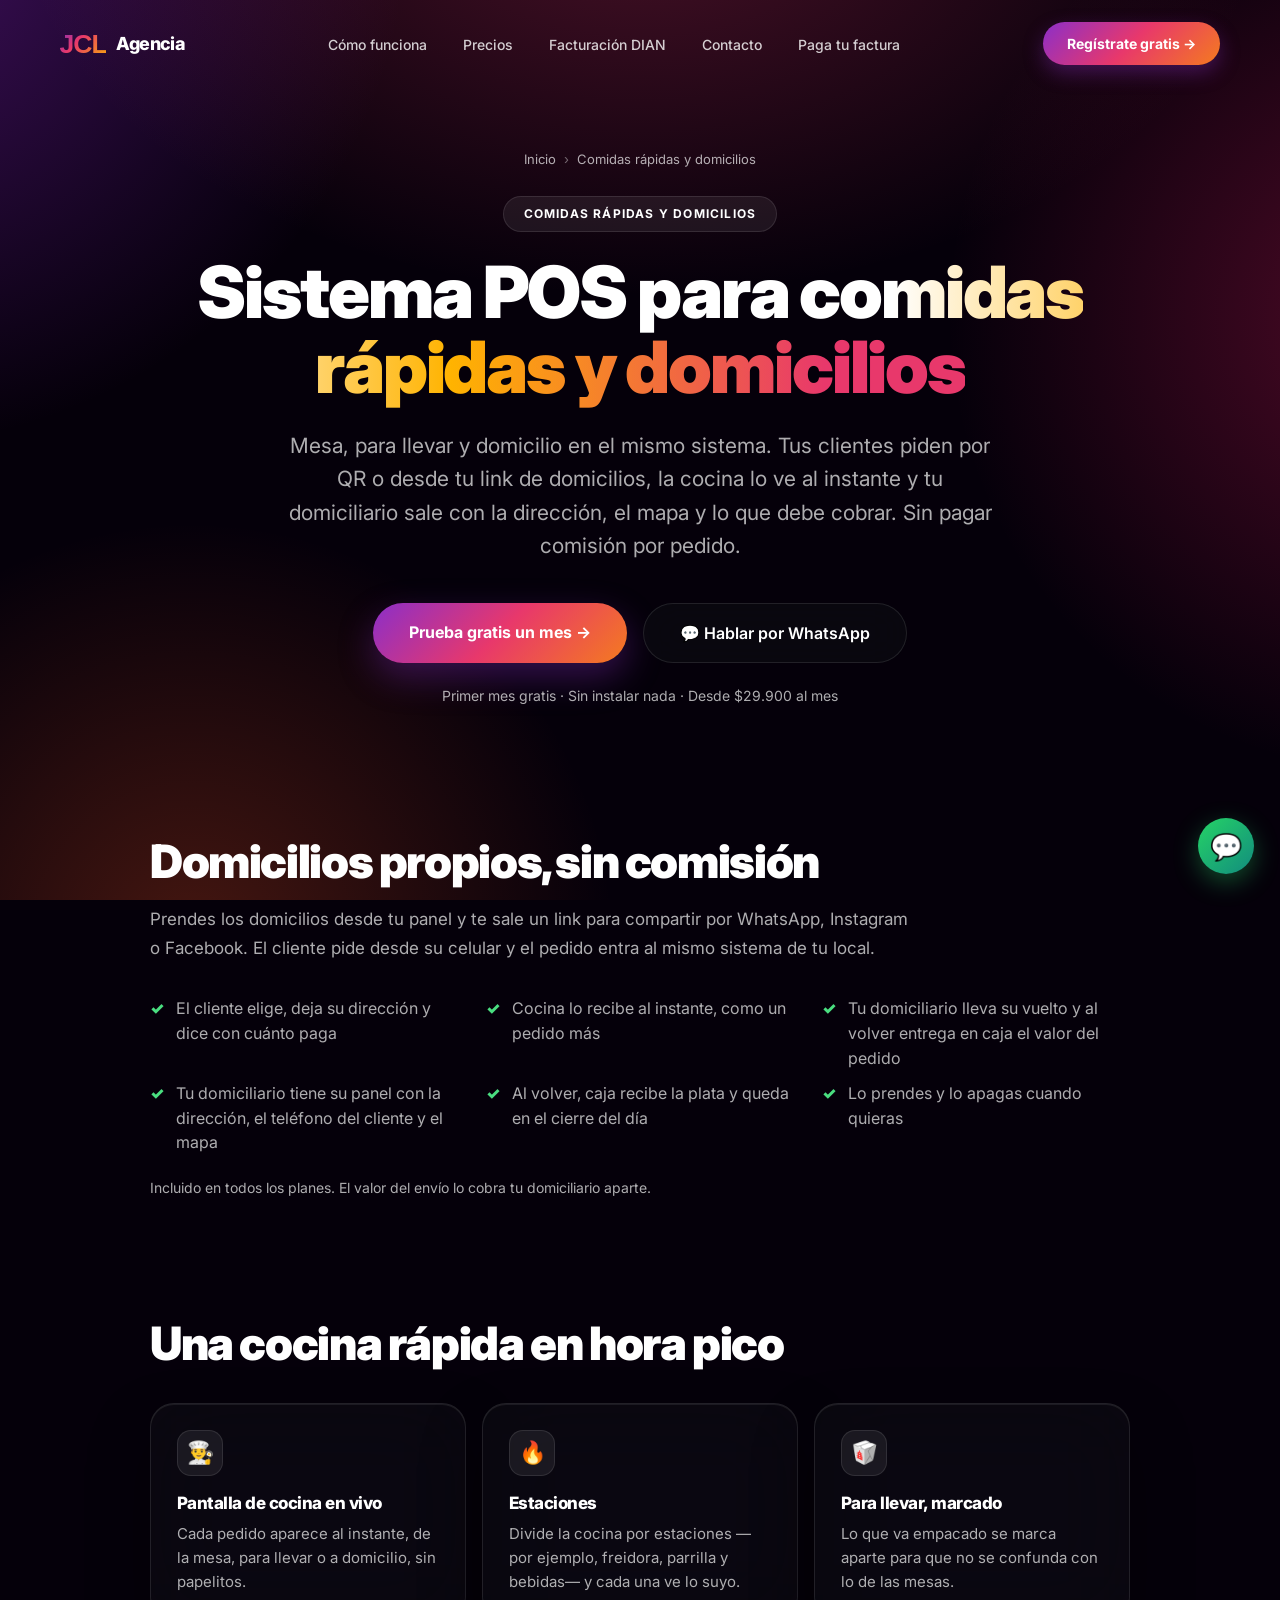
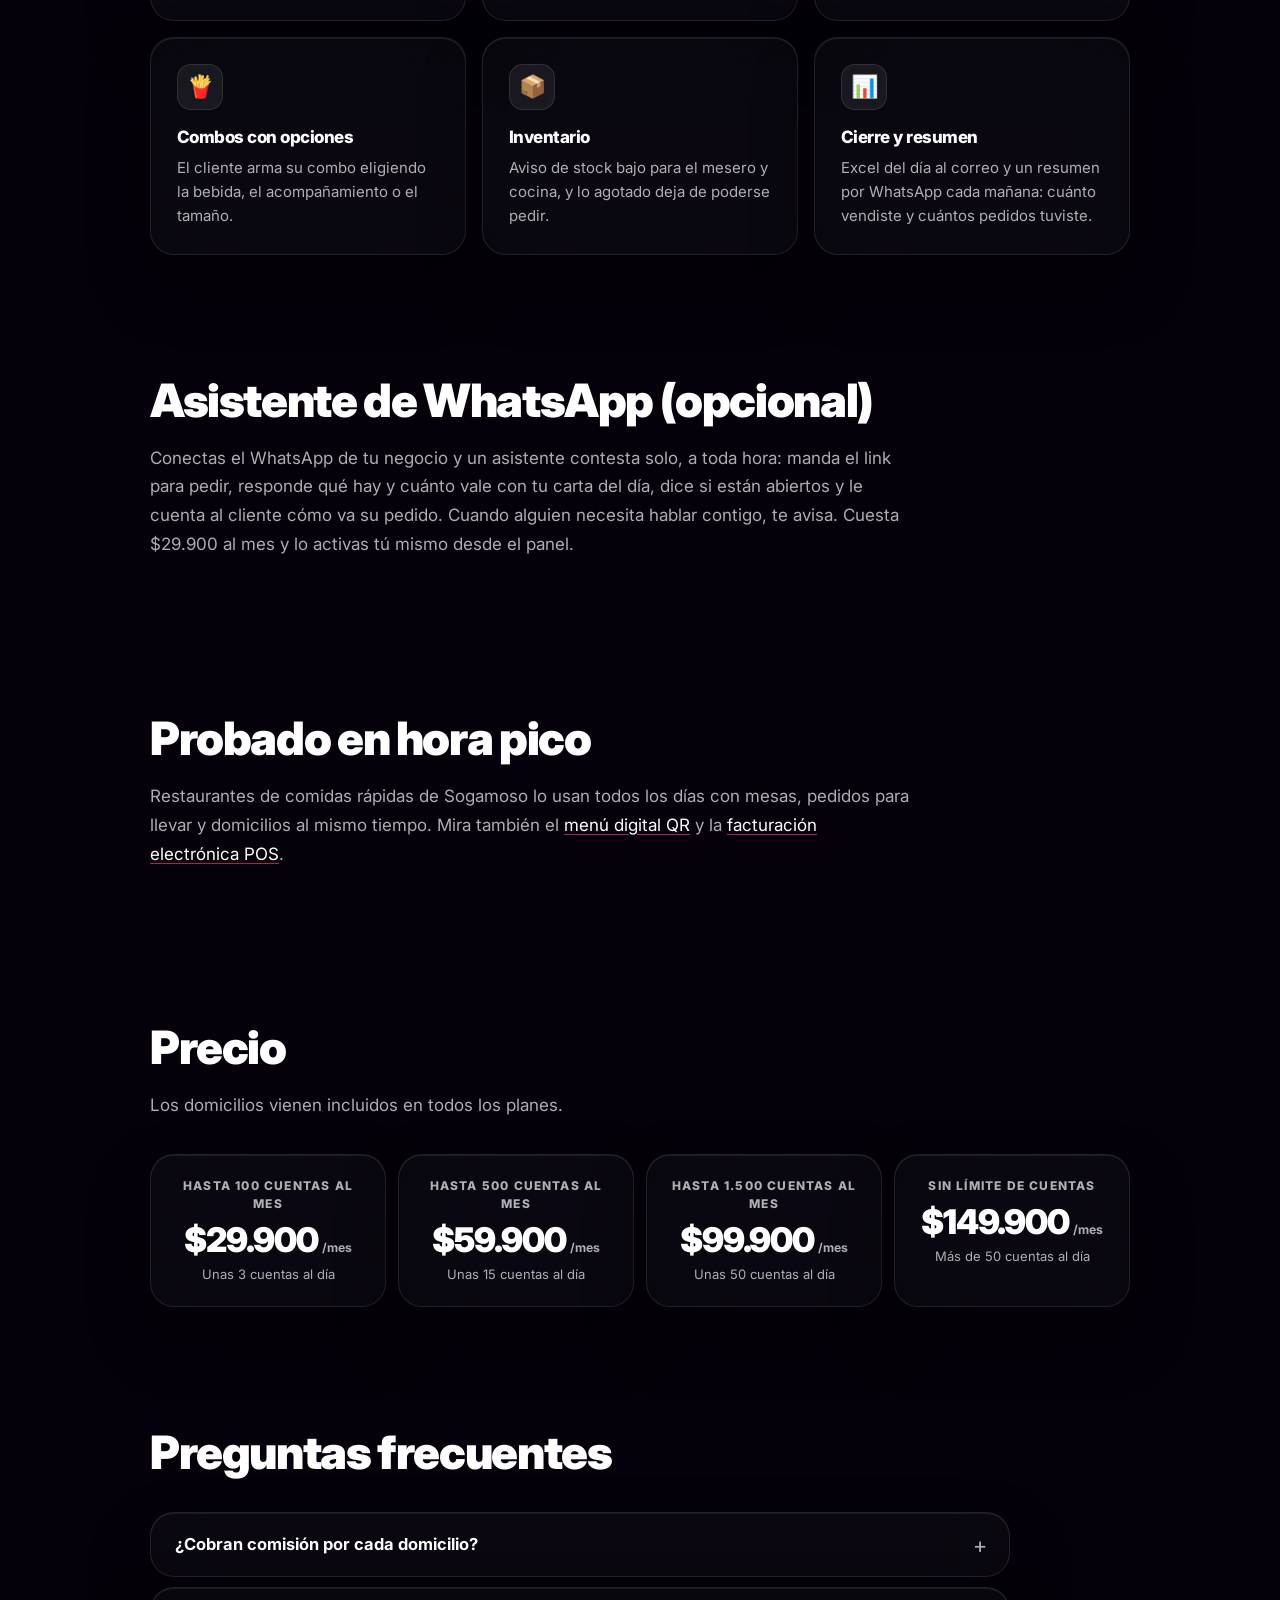
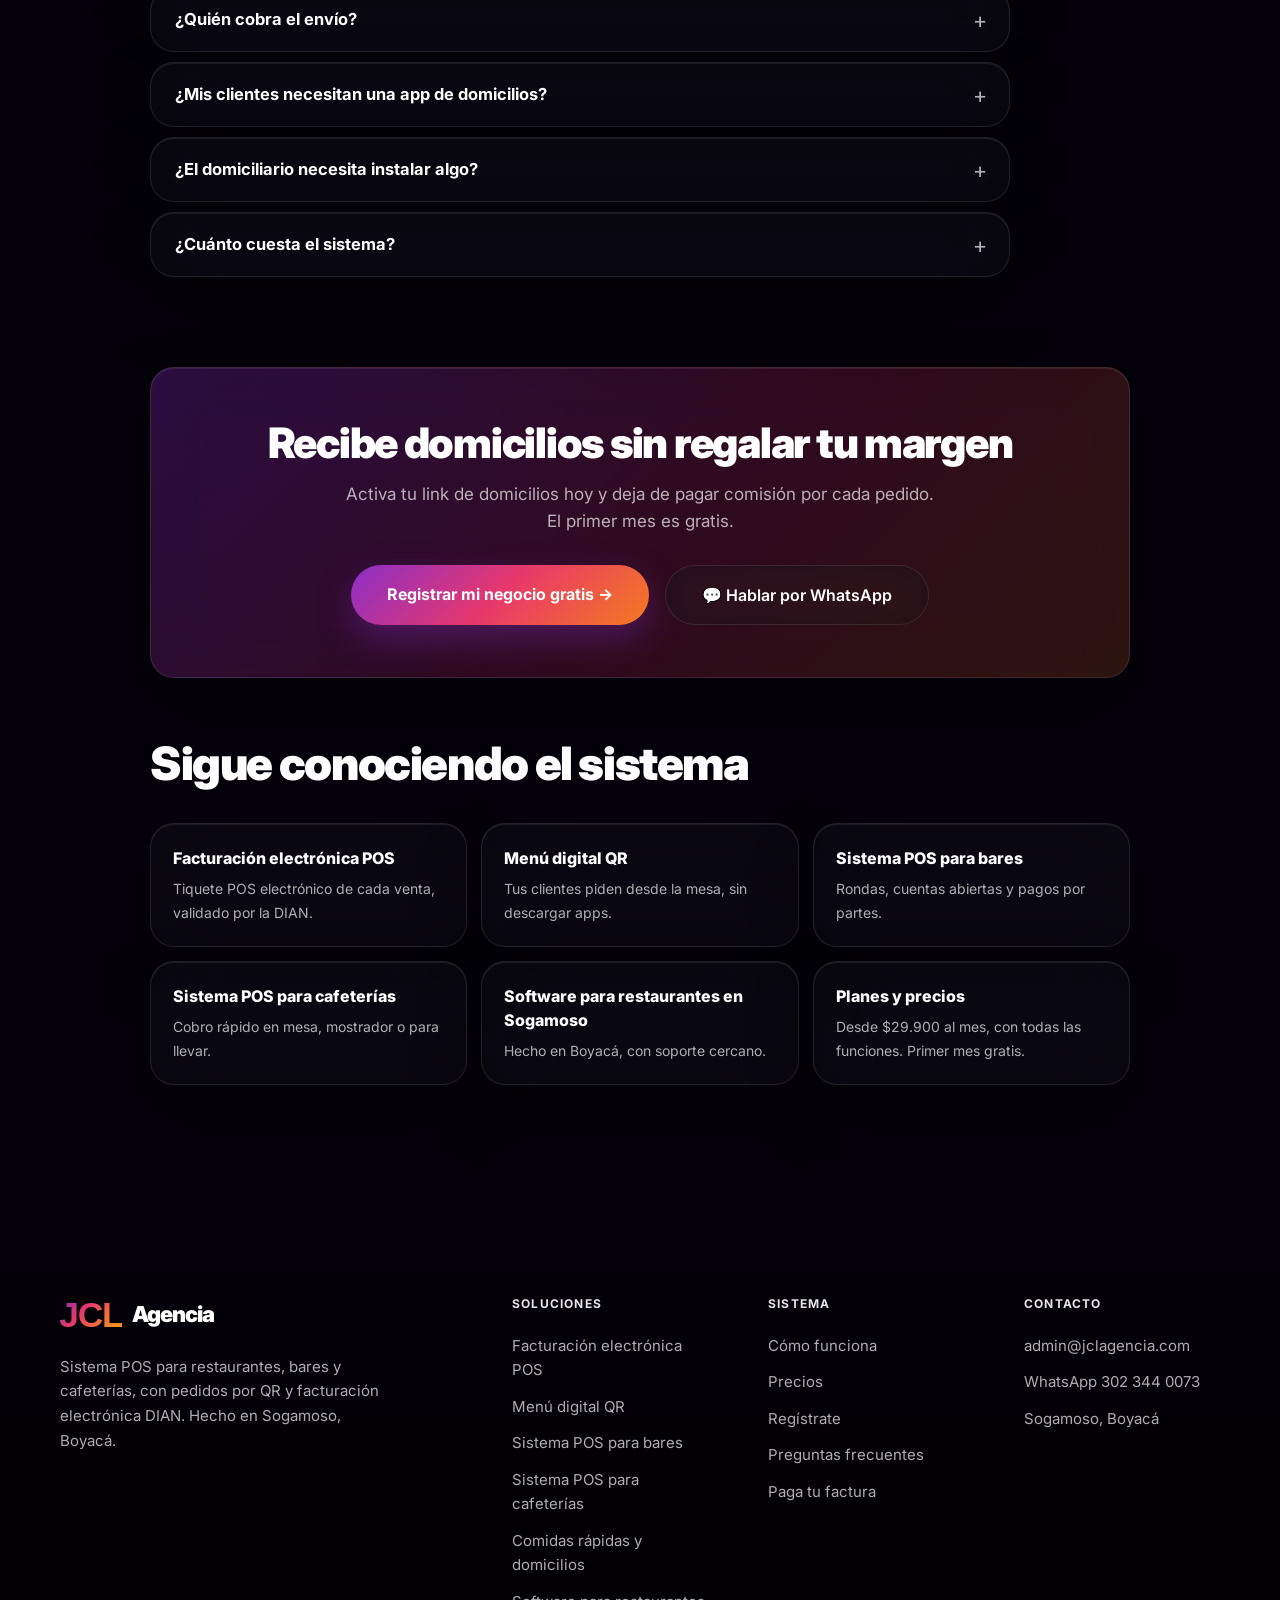
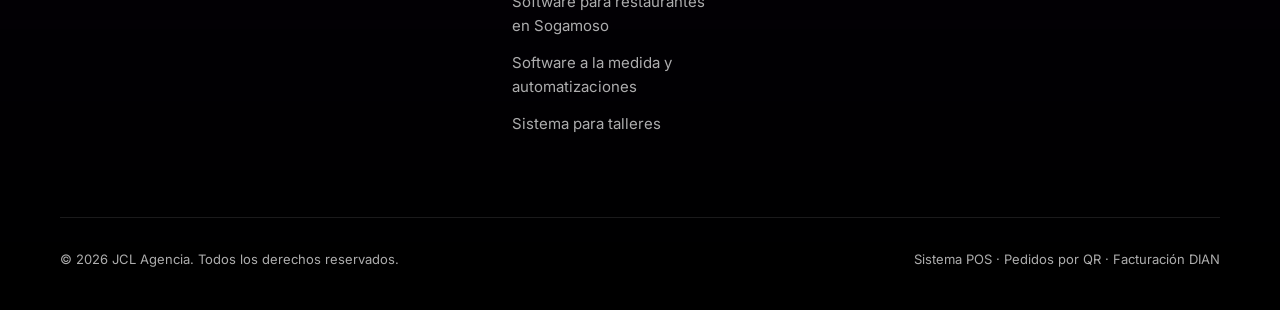
<file: sistema-pos-comidas-rapidas.html>
<!DOCTYPE html>
<html lang="es">
<head>
<meta charset="UTF-8">
<meta name="viewport" content="width=device-width, initial-scale=1.0">
<title>Sistema POS para comidas rápidas y domicilios — JCL Agencia</title>
<meta name="description" content="Sistema POS para comidas rápidas: pedidos en mesa por QR, para llevar y domicilios con tu propio link, sin comisión por pedido. Panel de cocina, domiciliarios y caja en uno.">
<link rel="canonical" href="https://jclagencia.com/sistema-pos-comidas-rapidas">
<meta name="theme-color" content="#05000a">
<link rel="icon" href="/favicon.ico" sizes="any">
<link rel="icon" type="image/png" sizes="48x48" href="/icons/icon-48.png">
<link rel="icon" type="image/png" sizes="96x96" href="/icons/icon-96.png">
<link rel="icon" type="image/png" sizes="192x192" href="/icons/icon-192.png">
<link rel="apple-touch-icon" sizes="180x180" href="/icons/apple-touch-icon.png">
<meta property="og:type" content="website">
<meta property="og:site_name" content="JCL Agencia">
<meta property="og:locale" content="es_CO">
<meta property="og:url" content="https://jclagencia.com/sistema-pos-comidas-rapidas">
<meta property="og:title" content="Sistema POS para comidas rápidas y domicilios — JCL Agencia">
<meta property="og:description" content="Sistema POS para comidas rápidas: pedidos en mesa por QR, para llevar y domicilios con tu propio link, sin comisión por pedido. Panel de cocina, domiciliarios y caja en uno.">
<meta property="og:image" content="https://jclagencia.com/icons/og-image.jpg">
<meta property="og:image:width" content="1200">
<meta property="og:image:height" content="630">
<meta name="twitter:card" content="summary_large_image">
<meta name="twitter:title" content="Sistema POS para comidas rápidas y domicilios — JCL Agencia">
<meta name="twitter:description" content="Sistema POS para comidas rápidas: pedidos en mesa por QR, para llevar y domicilios con tu propio link, sin comisión por pedido. Panel de cocina, domiciliarios y caja en uno.">
<meta name="twitter:image" content="https://jclagencia.com/icons/og-image.jpg">
<link rel="preconnect" href="https://fonts.googleapis.com">
<link rel="preconnect" href="https://fonts.gstatic.com" crossorigin>
<link href="https://fonts.googleapis.com/css2?family=Inter:wght@400;500;600;700;800;900&display=swap" rel="stylesheet">
<link rel="stylesheet" href="/paginas.css">
<script type="application/ld+json">
{
 "@context": "https://schema.org",
 "@type": "BreadcrumbList",
 "itemListElement": [
  {
   "@type": "ListItem",
   "position": 1,
   "name": "Inicio",
   "item": "https://jclagencia.com/"
  },
  {
   "@type": "ListItem",
   "position": 2,
   "name": "Comidas rápidas y domicilios",
   "item": "https://jclagencia.com/sistema-pos-comidas-rapidas"
  }
 ]
}
</script>
<script type="application/ld+json">
{
 "@context": "https://schema.org",
 "@type": "FAQPage",
 "mainEntity": [
  {
   "@type": "Question",
   "name": "¿Cobran comisión por cada domicilio?",
   "acceptedAnswer": {
    "@type": "Answer",
    "text": "No. Los domicilios están incluidos en tu plan y no pagas comisión por pedido."
   }
  },
  {
   "@type": "Question",
   "name": "¿Quién cobra el envío?",
   "acceptedAnswer": {
    "@type": "Answer",
    "text": "Tu domiciliario, aparte. El sistema no le suma el envío al pedido."
   }
  },
  {
   "@type": "Question",
   "name": "¿Mis clientes necesitan una app de domicilios?",
   "acceptedAnswer": {
    "@type": "Answer",
    "text": "No. Les compartes tu link por WhatsApp, Instagram o Facebook y piden desde el navegador del celular."
   }
  },
  {
   "@type": "Question",
   "name": "¿El domiciliario necesita instalar algo?",
   "acceptedAnswer": {
    "@type": "Answer",
    "text": "No. Entra a su panel desde el navegador del celular y ahí ve la dirección, el teléfono del cliente, el mapa y cuánto vuelto le da al cliente."
   }
  },
  {
   "@type": "Question",
   "name": "¿Cuánto cuesta el sistema?",
   "acceptedAnswer": {
    "@type": "Answer",
    "text": "Depende de las cuentas que cobras al mes: $29.900 hasta 100 (unas 3 al día), $59.900 hasta 500 (unas 15 al día), $99.900 hasta 1.500 (unas 50 al día) y $149.900 sin límite. Todos los planes traen las mismas funciones y el primer mes es gratis. Cada plan incluye un número de cuentas cobradas al mes (de 200 a 1.000); si vendes más, cada 100 cuentas adicionales suman $10.000. La facturación electrónica es opcional y se paga aparte. Ver precios completos."
   }
  }
 ]
}
</script>
</head>
<body>
<a class="saltar" href="#contenido">Saltar al contenido</a>
<nav id="nb" aria-label="Principal">
  <a href="/" class="nlogo" aria-label="JCL Agencia, ir al inicio"><svg class="nlogo-icon" xmlns="http://www.w3.org/2000/svg" viewBox="0 0 400 260" aria-hidden="true"><defs><linearGradient id="ng" x1="0%" y1="0%" x2="100%" y2="60%"><stop offset="0%" stop-color="#7B2FBE"/><stop offset="45%" stop-color="#E8386B"/><stop offset="100%" stop-color="#F5921E"/></linearGradient></defs><text x="200" y="210" font-family="Arial Black,Arial,sans-serif" font-weight="900" font-size="230" fill="url(#ng)" text-anchor="middle" letter-spacing="-8">JCL</text></svg><span class="nlogo-text">Agencia</span></a>
  <ul class="nlinks"><li><a href="/#pedidos">Cómo funciona</a></li><li><a href="/#precios">Precios</a></li><li><a href="/facturacion-electronica-pos">Facturación DIAN</a></li><li><a href="/#contacto">Contacto</a></li><li><a href="/pagar">Paga tu factura</a></li></ul>
  <a href="/#registro" class="ncta">Regístrate gratis →</a>
  <button class="nburg" id="burger" type="button" aria-label="Abrir menú" aria-controls="mm" aria-expanded="false"><span></span><span></span><span></span></button>
</nav>
<div class="mmenu" id="mm" aria-hidden="true">
  <button class="mcls" id="mcls" type="button" aria-label="Cerrar menú">✕</button>
  <a href="/#pedidos">Cómo funciona</a><a href="/#precios">Precios</a><a href="/facturacion-electronica-pos">Facturación DIAN</a><a href="/#contacto">Contacto</a><a href="/pagar">Paga tu factura</a>
  <a href="/#registro" class="ncta">Regístrate gratis →</a>
</div>
<header class="pg-hero">
  <ol class="migas" aria-label="Estás en"><li><a href="/">Inicio</a></li><li aria-current="page">Comidas rápidas y domicilios</li></ol>
  <div class="stag">Comidas rápidas y domicilios</div>
  <h1>Sistema POS para <span class="gt">comidas rápidas y domicilios</span></h1>
  <p class="lead">Mesa, para llevar y domicilio en el mismo sistema. Tus clientes piden por QR o desde tu link de domicilios, la cocina lo ve al instante y tu domiciliario sale con la dirección, el mapa y lo que debe cobrar. Sin pagar comisión por pedido.</p>
  <div class="hact"><a class="bp" href="/#registro">Prueba gratis un mes →</a><a class="bs" href="https://wa.me/573023440073?text=Hola%2C%20quiero%20el%20sistema%20POS%20con%20domicilios%20para%20mi%20negocio" target="_blank" rel="noopener">💬 Hablar por WhatsApp</a></div>
  <p class="hnota">Primer mes gratis · Sin instalar nada · Desde $29.900 al mes</p>
</header>
<main id="contenido">
<section class="bloque"><div class="cabeza"><h2>Domicilios propios, sin comisión</h2><p>Prendes los domicilios desde tu panel y te sale un link para compartir por WhatsApp, Instagram o Facebook. El cliente pide desde su celular y el pedido entra al mismo sistema de tu local.</p></div><ul class="lista"><li>El cliente elige, deja su dirección y dice con cuánto paga</li><li>Cocina lo recibe al instante, como un pedido más</li><li>Tu domiciliario lleva su vuelto y al volver entrega en caja el valor del pedido</li><li>Tu domiciliario tiene su panel con la dirección, el teléfono del cliente y el mapa</li><li>Al volver, caja recibe la plata y queda en el cierre del día</li><li>Lo prendes y lo apagas cuando quieras</li></ul><p class="hnota" style="text-align:left">Incluido en todos los planes. El valor del envío lo cobra tu domiciliario aparte.</p></section>
<section class="bloque"><div class="cabeza"><h2>Una cocina rápida en hora pico</h2></div><div class="tarjetas">
<div class="tarjeta panel"><div class="ico" aria-hidden="true">👨‍🍳</div><h3>Pantalla de cocina en vivo</h3><p>Cada pedido aparece al instante, de la mesa, para llevar o a domicilio, sin papelitos.</p></div>
<div class="tarjeta panel"><div class="ico" aria-hidden="true">🔥</div><h3>Estaciones</h3><p>Divide la cocina por estaciones —por ejemplo, freidora, parrilla y bebidas— y cada una ve lo suyo.</p></div>
<div class="tarjeta panel"><div class="ico" aria-hidden="true">🥡</div><h3>Para llevar, marcado</h3><p>Lo que va empacado se marca aparte para que no se confunda con lo de las mesas.</p></div>
<div class="tarjeta panel"><div class="ico" aria-hidden="true">🍟</div><h3>Combos con opciones</h3><p>El cliente arma su combo eligiendo la bebida, el acompañamiento o el tamaño.</p></div>
<div class="tarjeta panel"><div class="ico" aria-hidden="true">📦</div><h3>Inventario</h3><p>Aviso de stock bajo para el mesero y cocina, y lo agotado deja de poderse pedir.</p></div>
<div class="tarjeta panel"><div class="ico" aria-hidden="true">📊</div><h3>Cierre y resumen</h3><p>Excel del día al correo y un resumen por WhatsApp cada mañana: cuánto vendiste y cuántos pedidos tuviste.</p></div>
</div></section>
<section class="bloque"><div class="cabeza"><h2>Asistente de WhatsApp (opcional)</h2><p>Conectas el WhatsApp de tu negocio y un asistente contesta solo, a toda hora: manda el link para pedir, responde qué hay y cuánto vale con tu carta del día, dice si están abiertos y le cuenta al cliente cómo va su pedido. Cuando alguien necesita hablar contigo, te avisa. Cuesta $29.900 al mes y lo activas tú mismo desde el panel.</p></div></section>
<section class="bloque"><div class="cabeza"><h2>Probado en hora pico</h2><p>Restaurantes de comidas rápidas de Sogamoso lo usan todos los días con mesas, pedidos para llevar y domicilios al mismo tiempo. Mira también el <a href="/menu-digital-qr">menú digital QR</a> y la <a href="/facturacion-electronica-pos">facturación electrónica POS</a>.</p></div></section>
<section class="bloque"><div class="cabeza"><h2>Precio</h2><p>Los domicilios vienen incluidos en todos los planes.</p></div><div class="planes">
  <div class="plan panel"><div class="nombre">Hasta 100 cuentas al mes</div><div class="cifra">$29.900<small>/mes</small></div><div class="nota">Unas 3 cuentas al día</div></div>
  <div class="plan panel"><div class="nombre">Hasta 500 cuentas al mes</div><div class="cifra">$59.900<small>/mes</small></div><div class="nota">Unas 15 cuentas al día</div></div>
  <div class="plan panel"><div class="nombre">Hasta 1.500 cuentas al mes</div><div class="cifra">$99.900<small>/mes</small></div><div class="nota">Unas 50 cuentas al día</div></div>
  <div class="plan panel"><div class="nombre">Sin límite de cuentas</div><div class="cifra">$149.900<small>/mes</small></div><div class="nota">Más de 50 cuentas al día</div></div>
</div></section>
<section class="bloque"><div class="cabeza"><h2>Preguntas frecuentes</h2></div><div class="faq">
<details class="panel"><summary>¿Cobran comisión por cada domicilio?</summary><div><p>No. Los domicilios están incluidos en tu plan y no pagas comisión por pedido.</p></div></details>
<details class="panel"><summary>¿Quién cobra el envío?</summary><div><p>Tu domiciliario, aparte. El sistema no le suma el envío al pedido.</p></div></details>
<details class="panel"><summary>¿Mis clientes necesitan una app de domicilios?</summary><div><p>No. Les compartes tu link por WhatsApp, Instagram o Facebook y piden desde el navegador del celular.</p></div></details>
<details class="panel"><summary>¿El domiciliario necesita instalar algo?</summary><div><p>No. Entra a su panel desde el navegador del celular y ahí ve la dirección, el teléfono del cliente, el mapa y cuánto vuelto le da al cliente.</p></div></details>
<details class="panel"><summary>¿Cuánto cuesta el sistema?</summary><div><p>Depende de las cuentas que cobras al mes: <strong>$29.900</strong> hasta 100 (unas 3 al día), <strong>$59.900</strong> hasta 500 (unas 15 al día), <strong>$99.900</strong> hasta 1.500 (unas 50 al día) y <strong>$149.900</strong> sin límite. Todos los planes traen las mismas funciones y el <strong>primer mes es gratis</strong>.</p><p>Cada plan incluye un número de cuentas cobradas al mes (de 200 a 1.000); si vendes más, cada 100 cuentas adicionales suman $10.000. La facturación electrónica es opcional y se paga aparte. <a href="/#precios">Ver precios completos</a>.</p></div></details>
</div></section>
<div class="cta-final"><div class="panel">
  <h2>Recibe domicilios sin regalar tu margen</h2>
  <p>Activa tu link de domicilios hoy y deja de pagar comisión por cada pedido. El primer mes es gratis.</p>
  <div class="hact"><a class="bp" href="/#registro">Registrar mi negocio gratis →</a><a class="bs" href="https://wa.me/573023440073?text=Hola%2C%20quiero%20el%20sistema%20POS%20con%20domicilios%20para%20mi%20negocio" target="_blank" rel="noopener">💬 Hablar por WhatsApp</a></div>
</div></div>
<section class="bloque"><div class="cabeza"><h2>Sigue conociendo el sistema</h2></div><div class="relacionadas"><a class="panel" href="/facturacion-electronica-pos"><strong>Facturación electrónica POS</strong><span>Tiquete POS electrónico de cada venta, validado por la DIAN.</span></a><a class="panel" href="/menu-digital-qr"><strong>Menú digital QR</strong><span>Tus clientes piden desde la mesa, sin descargar apps.</span></a><a class="panel" href="/sistema-pos-bares"><strong>Sistema POS para bares</strong><span>Rondas, cuentas abiertas y pagos por partes.</span></a><a class="panel" href="/sistema-pos-cafeterias"><strong>Sistema POS para cafeterías</strong><span>Cobro rápido en mesa, mostrador o para llevar.</span></a><a class="panel" href="/software-restaurantes-sogamoso"><strong>Software para restaurantes en Sogamoso</strong><span>Hecho en Boyacá, con soporte cercano.</span></a><a class="panel" href="/#precios"><strong>Planes y precios</strong><span>Desde $29.900 al mes, con todas las funciones. Primer mes gratis.</span></a></div></section>
</main>
<footer>
  <div class="fi">
    <div class="ftop">
      <div class="fbrand">
        <a href="/" class="fbrand-logo" aria-label="JCL Agencia, ir al inicio"><svg class="fbrand-logo-icon" xmlns="http://www.w3.org/2000/svg" viewBox="0 0 400 260" aria-hidden="true"><defs><linearGradient id="fg2" x1="0%" y1="0%" x2="100%" y2="60%"><stop offset="0%" stop-color="#7B2FBE"/><stop offset="45%" stop-color="#E8386B"/><stop offset="100%" stop-color="#F5921E"/></linearGradient></defs><text x="200" y="210" font-family="Arial Black,Arial,sans-serif" font-weight="900" font-size="230" fill="url(#fg2)" text-anchor="middle" letter-spacing="-8">JCL</text></svg><span class="fbrand-logo-txt">Agencia</span></a>
        <p>Sistema POS para restaurantes, bares y cafeterías, con pedidos por QR y facturación electrónica DIAN. Hecho en Sogamoso, Boyacá.</p>
      </div>
      <div class="fcol"><h4>Soluciones</h4><ul><li><a href="/facturacion-electronica-pos">Facturación electrónica POS</a></li><li><a href="/menu-digital-qr">Menú digital QR</a></li><li><a href="/sistema-pos-bares">Sistema POS para bares</a></li><li><a href="/sistema-pos-cafeterias">Sistema POS para cafeterías</a></li><li><a href="/sistema-pos-comidas-rapidas">Comidas rápidas y domicilios</a></li><li><a href="/software-restaurantes-sogamoso">Software para restaurantes en Sogamoso</a></li><li><a href="/software-a-la-medida">Software a la medida y automatizaciones</a></li><li><a href="/software-taller-motos">Sistema para talleres</a></li></ul></div>
      <div class="fcol"><h4>Sistema</h4><ul>
        <li><a href="/#pedidos">Cómo funciona</a></li>
        <li><a href="/#precios">Precios</a></li>
        <li><a href="/#registro">Regístrate</a></li>
        <li><a href="/#preguntas">Preguntas frecuentes</a></li>
        <li><a href="/pagar">Paga tu factura</a></li>
      </ul></div>
      <div class="fcol"><h4>Contacto</h4><ul>
        <li><a href="mailto:admin@jclagencia.com">admin@jclagencia.com</a></li>
        <li><a href="https://wa.me/573023440073" target="_blank" rel="noopener">WhatsApp 302 344 0073</a></li>
        <li><a href="/software-restaurantes-sogamoso">Sogamoso, Boyacá</a></li>
      </ul></div>
    </div>
    <div class="fbot"><p>© 2026 JCL Agencia. Todos los derechos reservados.</p><p>Sistema POS · Pedidos por QR · Facturación DIAN</p></div>
  </div>
</footer>
<a href="https://wa.me/573023440073" class="wa-float" title="Escríbenos por WhatsApp" aria-label="Escríbenos por WhatsApp" target="_blank" rel="noopener">💬</a>
<script>
const nb = document.getElementById('nb');
addEventListener('scroll', () => nb.classList.toggle('sc', scrollY > 40), { passive: true });
const mm = document.getElementById('mm'), burger = document.getElementById('burger');
const menu = abierto => { mm.classList.toggle('open', abierto); burger.setAttribute('aria-expanded', abierto); mm.setAttribute('aria-hidden', !abierto); };
burger.addEventListener('click', () => menu(true));
document.getElementById('mcls').addEventListener('click', () => menu(false));
mm.querySelectorAll('a').forEach(a => a.addEventListener('click', () => menu(false)));
addEventListener('keydown', e => { if (e.key === 'Escape') menu(false); });
</script>
</body>
</html>
</file>
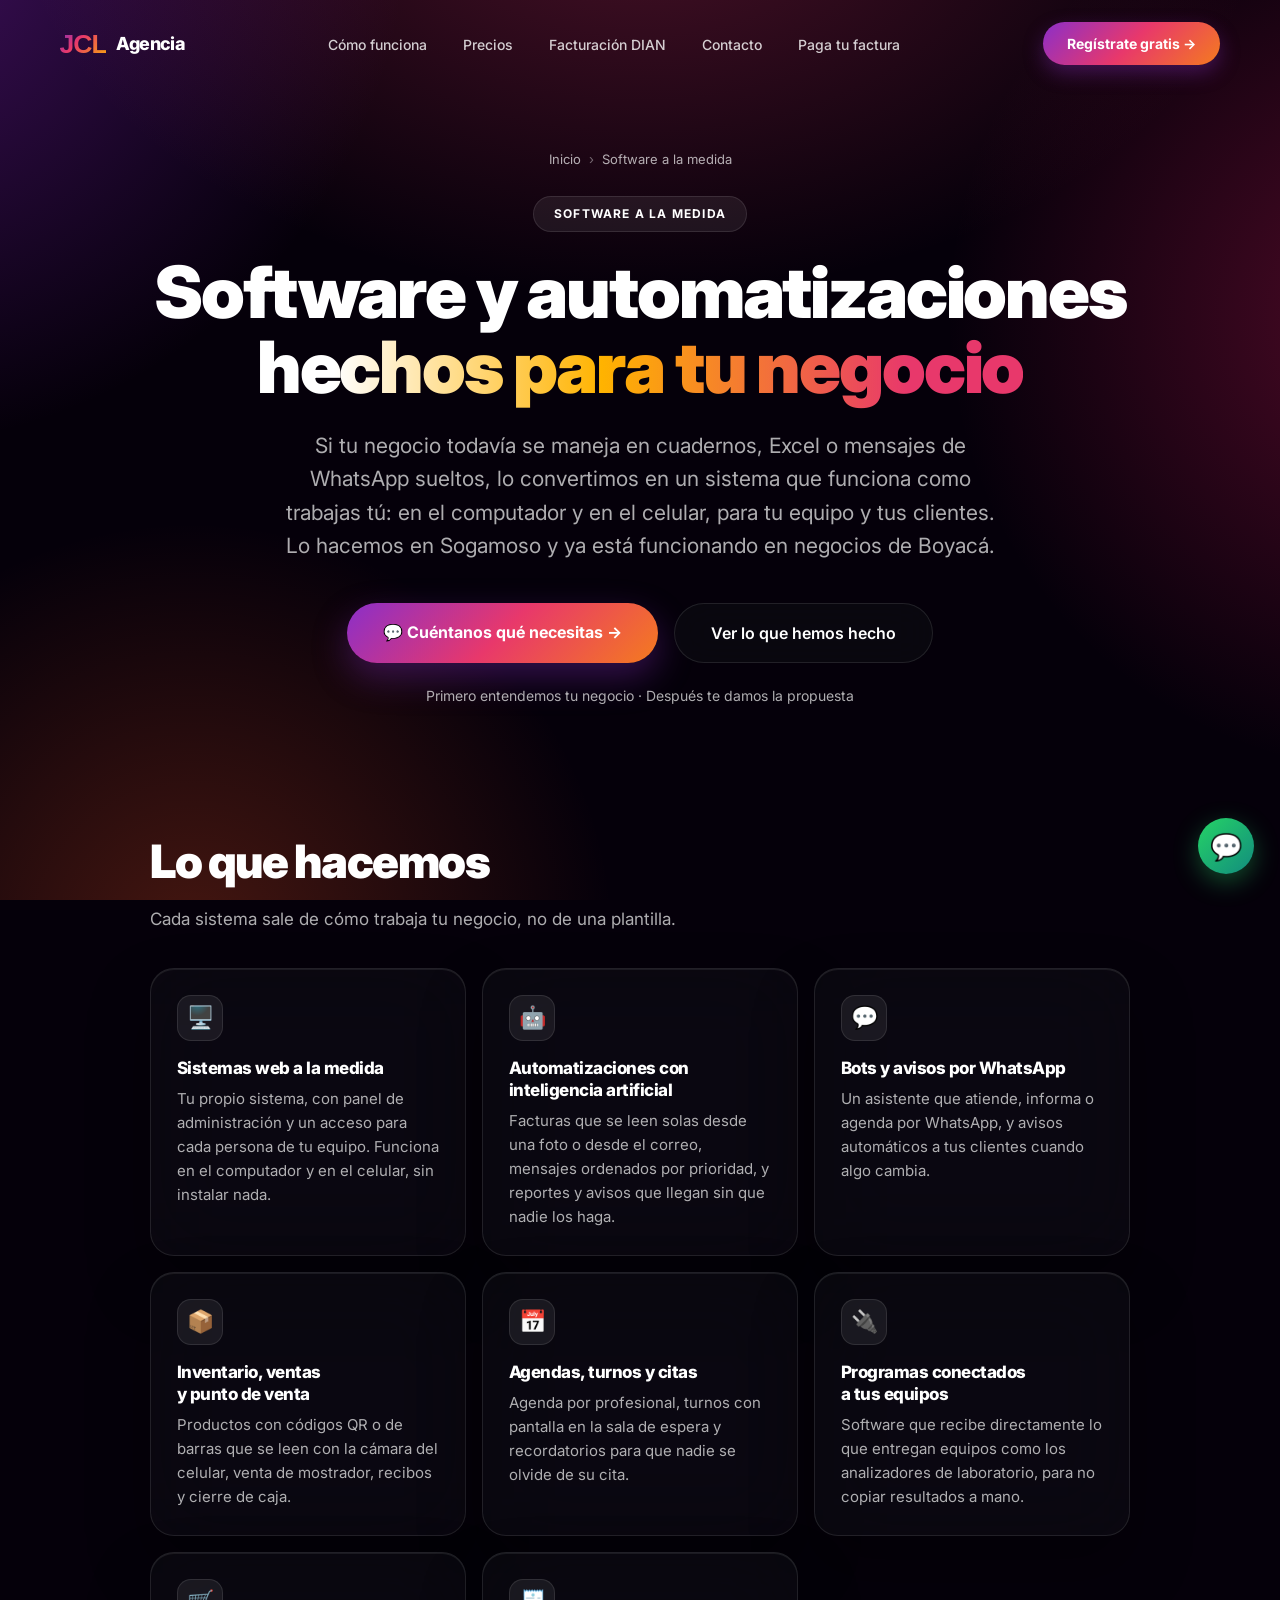
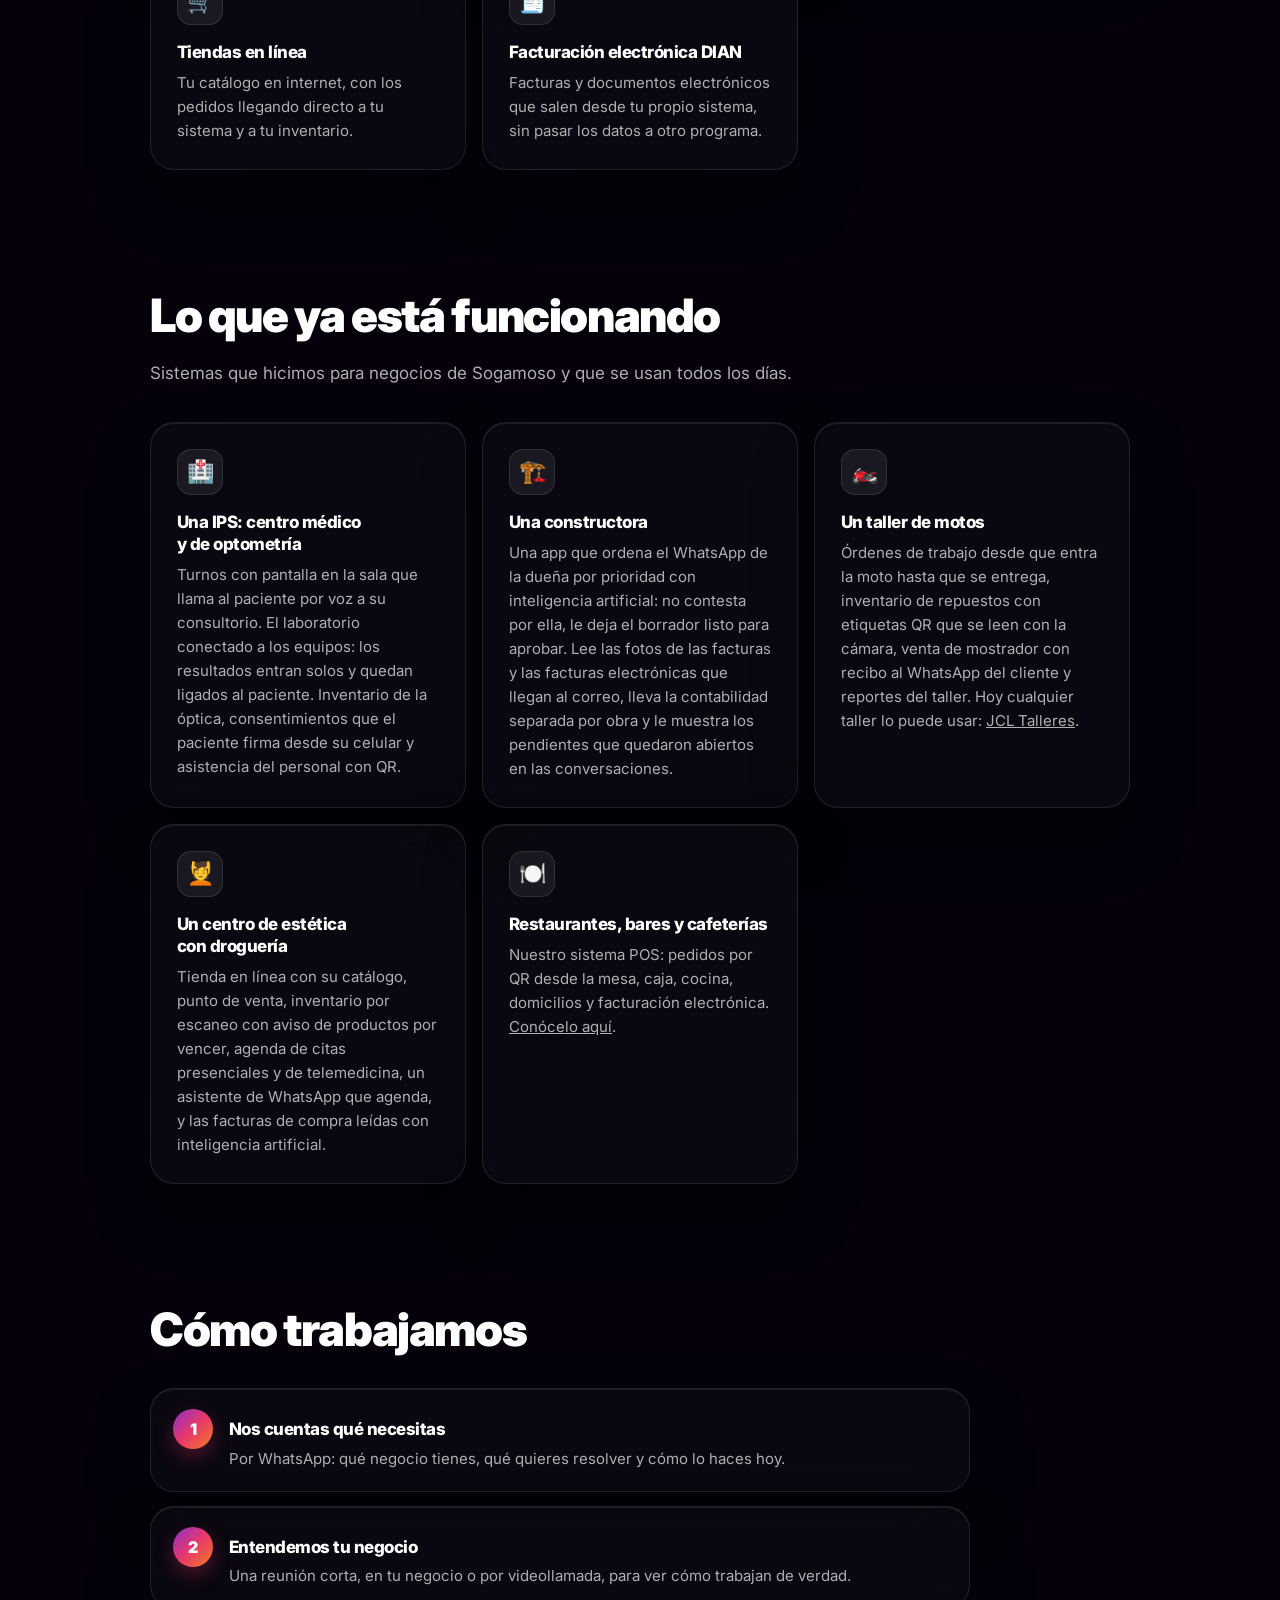
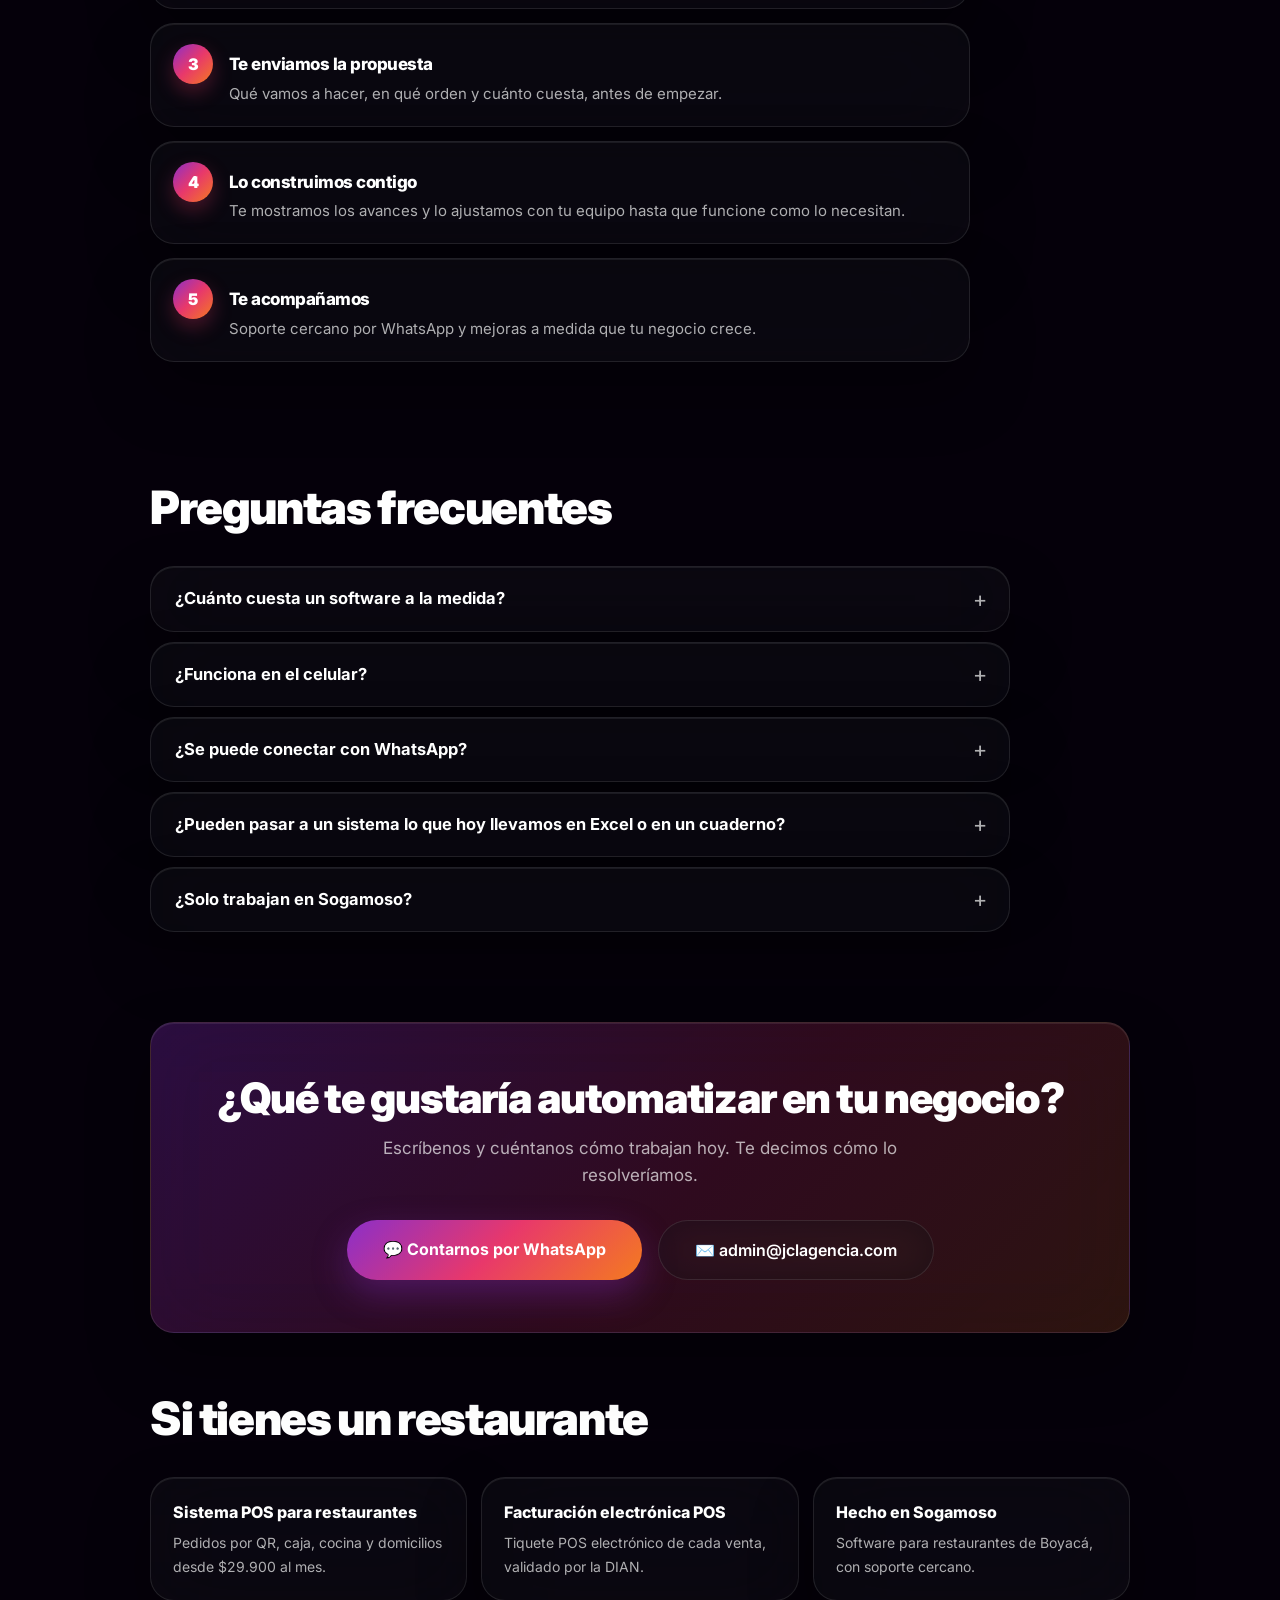
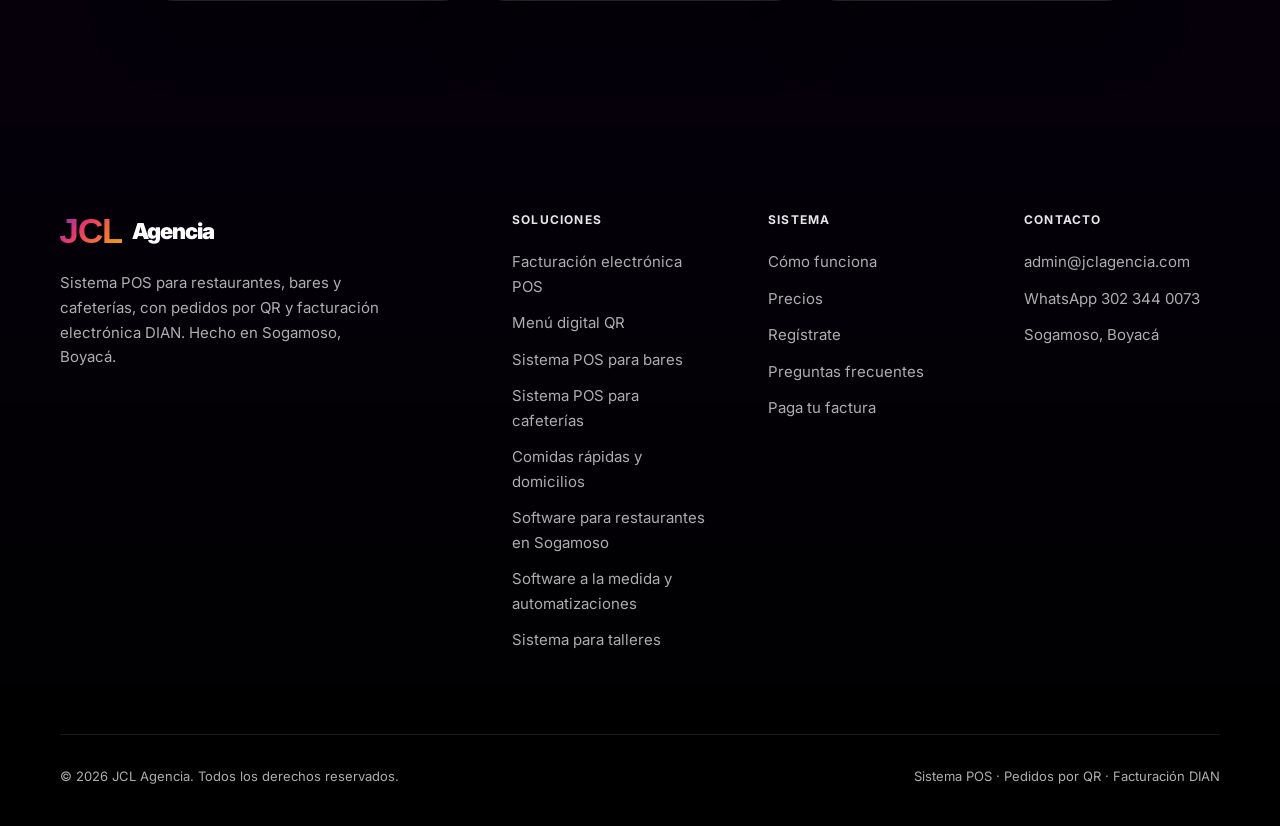
<file: software-a-la-medida.html>
<!DOCTYPE html>
<html lang="es">
<head>
<meta charset="UTF-8">
<meta name="viewport" content="width=device-width, initial-scale=1.0">
<title>Software a la medida y automatizaciones en Sogamoso | JCL Agencia</title>
<meta name="description" content="Hacemos software a la medida para tu negocio en Sogamoso y Boyacá: sistemas web, inventarios, agendas, bots de WhatsApp, lectura de facturas con IA y automatizaciones. Cuéntanos qué necesitas.">
<link rel="canonical" href="https://jclagencia.com/software-a-la-medida">
<meta name="theme-color" content="#05000a">
<link rel="icon" href="/favicon.ico" sizes="any">
<link rel="icon" type="image/png" sizes="48x48" href="/icons/icon-48.png">
<link rel="icon" type="image/png" sizes="96x96" href="/icons/icon-96.png">
<link rel="icon" type="image/png" sizes="192x192" href="/icons/icon-192.png">
<link rel="apple-touch-icon" sizes="180x180" href="/icons/apple-touch-icon.png">
<meta property="og:type" content="website">
<meta property="og:site_name" content="JCL Agencia">
<meta property="og:locale" content="es_CO">
<meta property="og:url" content="https://jclagencia.com/software-a-la-medida">
<meta property="og:title" content="Software a la medida y automatizaciones en Sogamoso | JCL Agencia">
<meta property="og:description" content="Hacemos software a la medida para tu negocio en Sogamoso y Boyacá: sistemas web, inventarios, agendas, bots de WhatsApp, lectura de facturas con IA y automatizaciones. Cuéntanos qué necesitas.">
<meta property="og:image" content="https://jclagencia.com/icons/og-image.jpg">
<meta property="og:image:width" content="1200">
<meta property="og:image:height" content="630">
<meta name="twitter:card" content="summary_large_image">
<meta name="twitter:title" content="Software a la medida y automatizaciones en Sogamoso | JCL Agencia">
<meta name="twitter:description" content="Hacemos software a la medida para tu negocio en Sogamoso y Boyacá: sistemas web, inventarios, agendas, bots de WhatsApp, lectura de facturas con IA y automatizaciones. Cuéntanos qué necesitas.">
<meta name="twitter:image" content="https://jclagencia.com/icons/og-image.jpg">
<link rel="preconnect" href="https://fonts.googleapis.com">
<link rel="preconnect" href="https://fonts.gstatic.com" crossorigin>
<link href="https://fonts.googleapis.com/css2?family=Inter:wght@400;500;600;700;800;900&display=swap" rel="stylesheet">
<link rel="stylesheet" href="/paginas.css">
<script type="application/ld+json">
{
 "@context": "https://schema.org",
 "@type": "BreadcrumbList",
 "itemListElement": [
  {
   "@type": "ListItem",
   "position": 1,
   "name": "Inicio",
   "item": "https://jclagencia.com/"
  },
  {
   "@type": "ListItem",
   "position": 2,
   "name": "Software a la medida",
   "item": "https://jclagencia.com/software-a-la-medida"
  }
 ]
}
</script>
<script type="application/ld+json">
{
 "@context": "https://schema.org",
 "@type": "FAQPage",
 "mainEntity": [
  {
   "@type": "Question",
   "name": "¿Cuánto cuesta un software a la medida?",
   "acceptedAnswer": {
    "@type": "Answer",
    "text": "Depende de lo que necesites. Primero entendemos cómo trabaja tu negocio y te enviamos una propuesta con lo que vamos a hacer y cuánto cuesta, antes de empezar."
   }
  },
  {
   "@type": "Question",
   "name": "¿Funciona en el celular?",
   "acceptedAnswer": {
    "@type": "Answer",
    "text": "Sí. Los sistemas web funcionan en el computador, la tablet y el celular, sin instalar nada. Cuando hace falta conectarse a un equipo, como un analizador de laboratorio, hacemos un programa para el computador."
   }
  },
  {
   "@type": "Question",
   "name": "¿Se puede conectar con WhatsApp?",
   "acceptedAnswer": {
    "@type": "Answer",
    "text": "Sí: asistentes que atienden o agendan por WhatsApp, avisos automáticos a tus clientes cuando algo cambia y envío de recibos o facturas a su WhatsApp."
   }
  },
  {
   "@type": "Question",
   "name": "¿Pueden pasar a un sistema lo que hoy llevamos en Excel o en un cuaderno?",
   "acceptedAnswer": {
    "@type": "Answer",
    "text": "Sí, es de lo que más hacemos: llevar a un sistema lo que hoy se anota a mano, para que los datos queden en un solo lugar, cada persona vea lo suyo y los reportes salgan solos."
   }
  },
  {
   "@type": "Question",
   "name": "¿Solo trabajan en Sogamoso?",
   "acceptedAnswer": {
    "@type": "Answer",
    "text": "Estamos en Sogamoso y atendemos todo Boyacá. Como los sistemas funcionan en línea, también trabajamos con negocios de otras ciudades de Colombia."
   }
  }
 ]
}
</script>
<script type="application/ld+json">
{
 "@context": "https://schema.org",
 "@type": "Service",
 "name": "Software a la medida y automatizaciones",
 "serviceType": "Desarrollo de software a la medida",
 "description": "Hacemos software a la medida para tu negocio en Sogamoso y Boyacá: sistemas web, inventarios, agendas, bots de WhatsApp, lectura de facturas con IA y automatizaciones. Cuéntanos qué necesitas.",
 "url": "https://jclagencia.com/software-a-la-medida",
 "provider": {
  "@type": "Organization",
  "name": "JCL Agencia",
  "url": "https://jclagencia.com/",
  "telephone": "+57-302-344-0073"
 },
 "areaServed": [
  {
   "@type": "City",
   "name": "Sogamoso"
  },
  {
   "@type": "State",
   "name": "Boyacá"
  },
  {
   "@type": "Country",
   "name": "Colombia"
  }
 ]
}
</script>
</head>
<body>
<a class="saltar" href="#contenido">Saltar al contenido</a>
<nav id="nb" aria-label="Principal">
  <a href="/" class="nlogo" aria-label="JCL Agencia, ir al inicio"><svg class="nlogo-icon" xmlns="http://www.w3.org/2000/svg" viewBox="0 0 400 260" aria-hidden="true"><defs><linearGradient id="ng" x1="0%" y1="0%" x2="100%" y2="60%"><stop offset="0%" stop-color="#7B2FBE"/><stop offset="45%" stop-color="#E8386B"/><stop offset="100%" stop-color="#F5921E"/></linearGradient></defs><text x="200" y="210" font-family="Arial Black,Arial,sans-serif" font-weight="900" font-size="230" fill="url(#ng)" text-anchor="middle" letter-spacing="-8">JCL</text></svg><span class="nlogo-text">Agencia</span></a>
  <ul class="nlinks"><li><a href="/#pedidos">Cómo funciona</a></li><li><a href="/#precios">Precios</a></li><li><a href="/facturacion-electronica-pos">Facturación DIAN</a></li><li><a href="/#contacto">Contacto</a></li><li><a href="/pagar">Paga tu factura</a></li></ul>
  <a href="/#registro" class="ncta">Regístrate gratis →</a>
  <button class="nburg" id="burger" type="button" aria-label="Abrir menú" aria-controls="mm" aria-expanded="false"><span></span><span></span><span></span></button>
</nav>
<div class="mmenu" id="mm" aria-hidden="true">
  <button class="mcls" id="mcls" type="button" aria-label="Cerrar menú">✕</button>
  <a href="/#pedidos">Cómo funciona</a><a href="/#precios">Precios</a><a href="/facturacion-electronica-pos">Facturación DIAN</a><a href="/#contacto">Contacto</a><a href="/pagar">Paga tu factura</a>
  <a href="/#registro" class="ncta">Regístrate gratis →</a>
</div>
<header class="pg-hero">
  <ol class="migas" aria-label="Estás en"><li><a href="/">Inicio</a></li><li aria-current="page">Software a la medida</li></ol>
  <div class="stag">Software a la medida</div>
  <h1>Software y automatizaciones <span class="gt">hechos para tu negocio</span></h1>
  <p class="lead">Si tu negocio todavía se maneja en cuadernos, Excel o mensajes de WhatsApp sueltos, lo convertimos en un sistema que funciona como trabajas tú: en el computador y en el celular, para tu equipo y tus clientes. Lo hacemos en Sogamoso y ya está funcionando en negocios de Boyacá.</p>
  <div class="hact"><a class="bp" href="https://wa.me/573023440073?text=Hola%2C%20quiero%20un%20software%20para%20mi%20negocio" target="_blank" rel="noopener">💬 Cuéntanos qué necesitas →</a><a class="bs" href="#casos">Ver lo que hemos hecho</a></div>
  <p class="hnota">Primero entendemos tu negocio · Después te damos la propuesta</p>
</header>
<main id="contenido">
<section class="bloque"><div class="cabeza"><h2>Lo que hacemos</h2><p>Cada sistema sale de cómo trabaja tu negocio, no de una plantilla.</p></div><div class="tarjetas">
<div class="tarjeta panel"><div class="ico" aria-hidden="true">🖥️</div><h3>Sistemas web a la medida</h3><p>Tu propio sistema, con panel de administración y un acceso para cada persona de tu equipo. Funciona en el computador y en el celular, sin instalar nada.</p></div>
<div class="tarjeta panel"><div class="ico" aria-hidden="true">🤖</div><h3>Automatizaciones con inteligencia artificial</h3><p>Facturas que se leen solas desde una foto o desde el correo, mensajes ordenados por prioridad, y reportes y avisos que llegan sin que nadie los haga.</p></div>
<div class="tarjeta panel"><div class="ico" aria-hidden="true">💬</div><h3>Bots y avisos por WhatsApp</h3><p>Un asistente que atiende, informa o agenda por WhatsApp, y avisos automáticos a tus clientes cuando algo cambia.</p></div>
<div class="tarjeta panel"><div class="ico" aria-hidden="true">📦</div><h3>Inventario, ventas y punto de venta</h3><p>Productos con códigos QR o de barras que se leen con la cámara del celular, venta de mostrador, recibos y cierre de caja.</p></div>
<div class="tarjeta panel"><div class="ico" aria-hidden="true">📅</div><h3>Agendas, turnos y citas</h3><p>Agenda por profesional, turnos con pantalla en la sala de espera y recordatorios para que nadie se olvide de su cita.</p></div>
<div class="tarjeta panel"><div class="ico" aria-hidden="true">🔌</div><h3>Programas conectados a tus equipos</h3><p>Software que recibe directamente lo que entregan equipos como los analizadores de laboratorio, para no copiar resultados a mano.</p></div>
<div class="tarjeta panel"><div class="ico" aria-hidden="true">🛒</div><h3>Tiendas en línea</h3><p>Tu catálogo en internet, con los pedidos llegando directo a tu sistema y a tu inventario.</p></div>
<div class="tarjeta panel"><div class="ico" aria-hidden="true">🧾</div><h3>Facturación electrónica DIAN</h3><p>Facturas y documentos electrónicos que salen desde tu propio sistema, sin pasar los datos a otro programa.</p></div>
</div></section>
<section class="bloque" id="casos"><div class="cabeza"><h2>Lo que ya está funcionando</h2><p>Sistemas que hicimos para negocios de Sogamoso y que se usan todos los días.</p></div><div class="tarjetas">
<div class="tarjeta panel"><div class="ico" aria-hidden="true">🏥</div><h3>Una IPS: centro médico y de optometría</h3><p>Turnos con pantalla en la sala que llama al paciente por voz a su consultorio. El laboratorio conectado a los equipos: los resultados entran solos y quedan ligados al paciente. Inventario de la óptica, consentimientos que el paciente firma desde su celular y asistencia del personal con QR.</p></div>
<div class="tarjeta panel"><div class="ico" aria-hidden="true">🏗️</div><h3>Una constructora</h3><p>Una app que ordena el WhatsApp de la dueña por prioridad con inteligencia artificial: no contesta por ella, le deja el borrador listo para aprobar. Lee las fotos de las facturas y las facturas electrónicas que llegan al correo, lleva la contabilidad separada por obra y le muestra los pendientes que quedaron abiertos en las conversaciones.</p></div>
<div class="tarjeta panel"><div class="ico" aria-hidden="true">🏍️</div><h3>Un taller de motos</h3><p>Órdenes de trabajo desde que entra la moto hasta que se entrega, inventario de repuestos con etiquetas QR que se leen con la cámara, venta de mostrador con recibo al WhatsApp del cliente y reportes del taller. Hoy cualquier taller lo puede usar: <a href="/software-taller-motos">JCL Talleres</a>.</p></div>
<div class="tarjeta panel"><div class="ico" aria-hidden="true">💆</div><h3>Un centro de estética con droguería</h3><p>Tienda en línea con su catálogo, punto de venta, inventario por escaneo con aviso de productos por vencer, agenda de citas presenciales y de telemedicina, un asistente de WhatsApp que agenda, y las facturas de compra leídas con inteligencia artificial.</p></div>
<div class="tarjeta panel"><div class="ico" aria-hidden="true">🍽️</div><h3>Restaurantes, bares y cafeterías</h3><p>Nuestro sistema POS: pedidos por QR desde la mesa, caja, cocina, domicilios y facturación electrónica. <a href="/">Conócelo aquí</a>.</p></div>
</div></section>
<section class="bloque"><div class="cabeza"><h2>Cómo trabajamos</h2></div><ol class="pasos">
<li class="panel"><div><h3>Nos cuentas qué necesitas</h3><p>Por WhatsApp: qué negocio tienes, qué quieres resolver y cómo lo haces hoy.</p></div></li>
<li class="panel"><div><h3>Entendemos tu negocio</h3><p>Una reunión corta, en tu negocio o por videollamada, para ver cómo trabajan de verdad.</p></div></li>
<li class="panel"><div><h3>Te enviamos la propuesta</h3><p>Qué vamos a hacer, en qué orden y cuánto cuesta, antes de empezar.</p></div></li>
<li class="panel"><div><h3>Lo construimos contigo</h3><p>Te mostramos los avances y lo ajustamos con tu equipo hasta que funcione como lo necesitan.</p></div></li>
<li class="panel"><div><h3>Te acompañamos</h3><p>Soporte cercano por WhatsApp y mejoras a medida que tu negocio crece.</p></div></li>
</ol></section>
<section class="bloque"><div class="cabeza"><h2>Preguntas frecuentes</h2></div><div class="faq">
<details class="panel"><summary>¿Cuánto cuesta un software a la medida?</summary><div><p>Depende de lo que necesites. Primero entendemos cómo trabaja tu negocio y te enviamos una propuesta con lo que vamos a hacer y cuánto cuesta, antes de empezar.</p></div></details>
<details class="panel"><summary>¿Funciona en el celular?</summary><div><p>Sí. Los sistemas web funcionan en el computador, la tablet y el celular, sin instalar nada. Cuando hace falta conectarse a un equipo, como un analizador de laboratorio, hacemos un programa para el computador.</p></div></details>
<details class="panel"><summary>¿Se puede conectar con WhatsApp?</summary><div><p>Sí: asistentes que atienden o agendan por WhatsApp, avisos automáticos a tus clientes cuando algo cambia y envío de recibos o facturas a su WhatsApp.</p></div></details>
<details class="panel"><summary>¿Pueden pasar a un sistema lo que hoy llevamos en Excel o en un cuaderno?</summary><div><p>Sí, es de lo que más hacemos: llevar a un sistema lo que hoy se anota a mano, para que los datos queden en un solo lugar, cada persona vea lo suyo y los reportes salgan solos.</p></div></details>
<details class="panel"><summary>¿Solo trabajan en Sogamoso?</summary><div><p>Estamos en Sogamoso y atendemos todo Boyacá. Como los sistemas funcionan en línea, también trabajamos con negocios de otras ciudades de Colombia.</p></div></details>
</div></section>
<div class="cta-final"><div class="panel">
  <h2>¿Qué te gustaría automatizar en tu negocio?</h2>
  <p>Escríbenos y cuéntanos cómo trabajan hoy. Te decimos cómo lo resolveríamos.</p>
  <div class="hact"><a class="bp" href="https://wa.me/573023440073?text=Hola%2C%20quiero%20un%20software%20para%20mi%20negocio" target="_blank" rel="noopener">💬 Contarnos por WhatsApp</a><a class="bs" href="mailto:admin@jclagencia.com">✉️ admin@jclagencia.com</a></div>
</div></div>
<section class="bloque"><div class="cabeza"><h2>Si tienes un restaurante</h2></div><div class="relacionadas"><a class="panel" href="/"><strong>Sistema POS para restaurantes</strong><span>Pedidos por QR, caja, cocina y domicilios desde $29.900 al mes.</span></a><a class="panel" href="/facturacion-electronica-pos"><strong>Facturación electrónica POS</strong><span>Tiquete POS electrónico de cada venta, validado por la DIAN.</span></a><a class="panel" href="/software-restaurantes-sogamoso"><strong>Hecho en Sogamoso</strong><span>Software para restaurantes de Boyacá, con soporte cercano.</span></a></div></section>
</main>
<footer>
  <div class="fi">
    <div class="ftop">
      <div class="fbrand">
        <a href="/" class="fbrand-logo" aria-label="JCL Agencia, ir al inicio"><svg class="fbrand-logo-icon" xmlns="http://www.w3.org/2000/svg" viewBox="0 0 400 260" aria-hidden="true"><defs><linearGradient id="fg2" x1="0%" y1="0%" x2="100%" y2="60%"><stop offset="0%" stop-color="#7B2FBE"/><stop offset="45%" stop-color="#E8386B"/><stop offset="100%" stop-color="#F5921E"/></linearGradient></defs><text x="200" y="210" font-family="Arial Black,Arial,sans-serif" font-weight="900" font-size="230" fill="url(#fg2)" text-anchor="middle" letter-spacing="-8">JCL</text></svg><span class="fbrand-logo-txt">Agencia</span></a>
        <p>Sistema POS para restaurantes, bares y cafeterías, con pedidos por QR y facturación electrónica DIAN. Hecho en Sogamoso, Boyacá.</p>
      </div>
      <div class="fcol"><h4>Soluciones</h4><ul><li><a href="/facturacion-electronica-pos">Facturación electrónica POS</a></li><li><a href="/menu-digital-qr">Menú digital QR</a></li><li><a href="/sistema-pos-bares">Sistema POS para bares</a></li><li><a href="/sistema-pos-cafeterias">Sistema POS para cafeterías</a></li><li><a href="/sistema-pos-comidas-rapidas">Comidas rápidas y domicilios</a></li><li><a href="/software-restaurantes-sogamoso">Software para restaurantes en Sogamoso</a></li><li><a href="/software-a-la-medida">Software a la medida y automatizaciones</a></li><li><a href="/software-taller-motos">Sistema para talleres</a></li></ul></div>
      <div class="fcol"><h4>Sistema</h4><ul>
        <li><a href="/#pedidos">Cómo funciona</a></li>
        <li><a href="/#precios">Precios</a></li>
        <li><a href="/#registro">Regístrate</a></li>
        <li><a href="/#preguntas">Preguntas frecuentes</a></li>
        <li><a href="/pagar">Paga tu factura</a></li>
      </ul></div>
      <div class="fcol"><h4>Contacto</h4><ul>
        <li><a href="mailto:admin@jclagencia.com">admin@jclagencia.com</a></li>
        <li><a href="https://wa.me/573023440073" target="_blank" rel="noopener">WhatsApp 302 344 0073</a></li>
        <li><a href="/software-restaurantes-sogamoso">Sogamoso, Boyacá</a></li>
      </ul></div>
    </div>
    <div class="fbot"><p>© 2026 JCL Agencia. Todos los derechos reservados.</p><p>Sistema POS · Pedidos por QR · Facturación DIAN</p></div>
  </div>
</footer>
<a href="https://wa.me/573023440073" class="wa-float" title="Escríbenos por WhatsApp" aria-label="Escríbenos por WhatsApp" target="_blank" rel="noopener">💬</a>
<script>
const nb = document.getElementById('nb');
addEventListener('scroll', () => nb.classList.toggle('sc', scrollY > 40), { passive: true });
const mm = document.getElementById('mm'), burger = document.getElementById('burger');
const menu = abierto => { mm.classList.toggle('open', abierto); burger.setAttribute('aria-expanded', abierto); mm.setAttribute('aria-hidden', !abierto); };
burger.addEventListener('click', () => menu(true));
document.getElementById('mcls').addEventListener('click', () => menu(false));
mm.querySelectorAll('a').forEach(a => a.addEventListener('click', () => menu(false)));
addEventListener('keydown', e => { if (e.key === 'Escape') menu(false); });
</script>
</body>
</html>
</file>
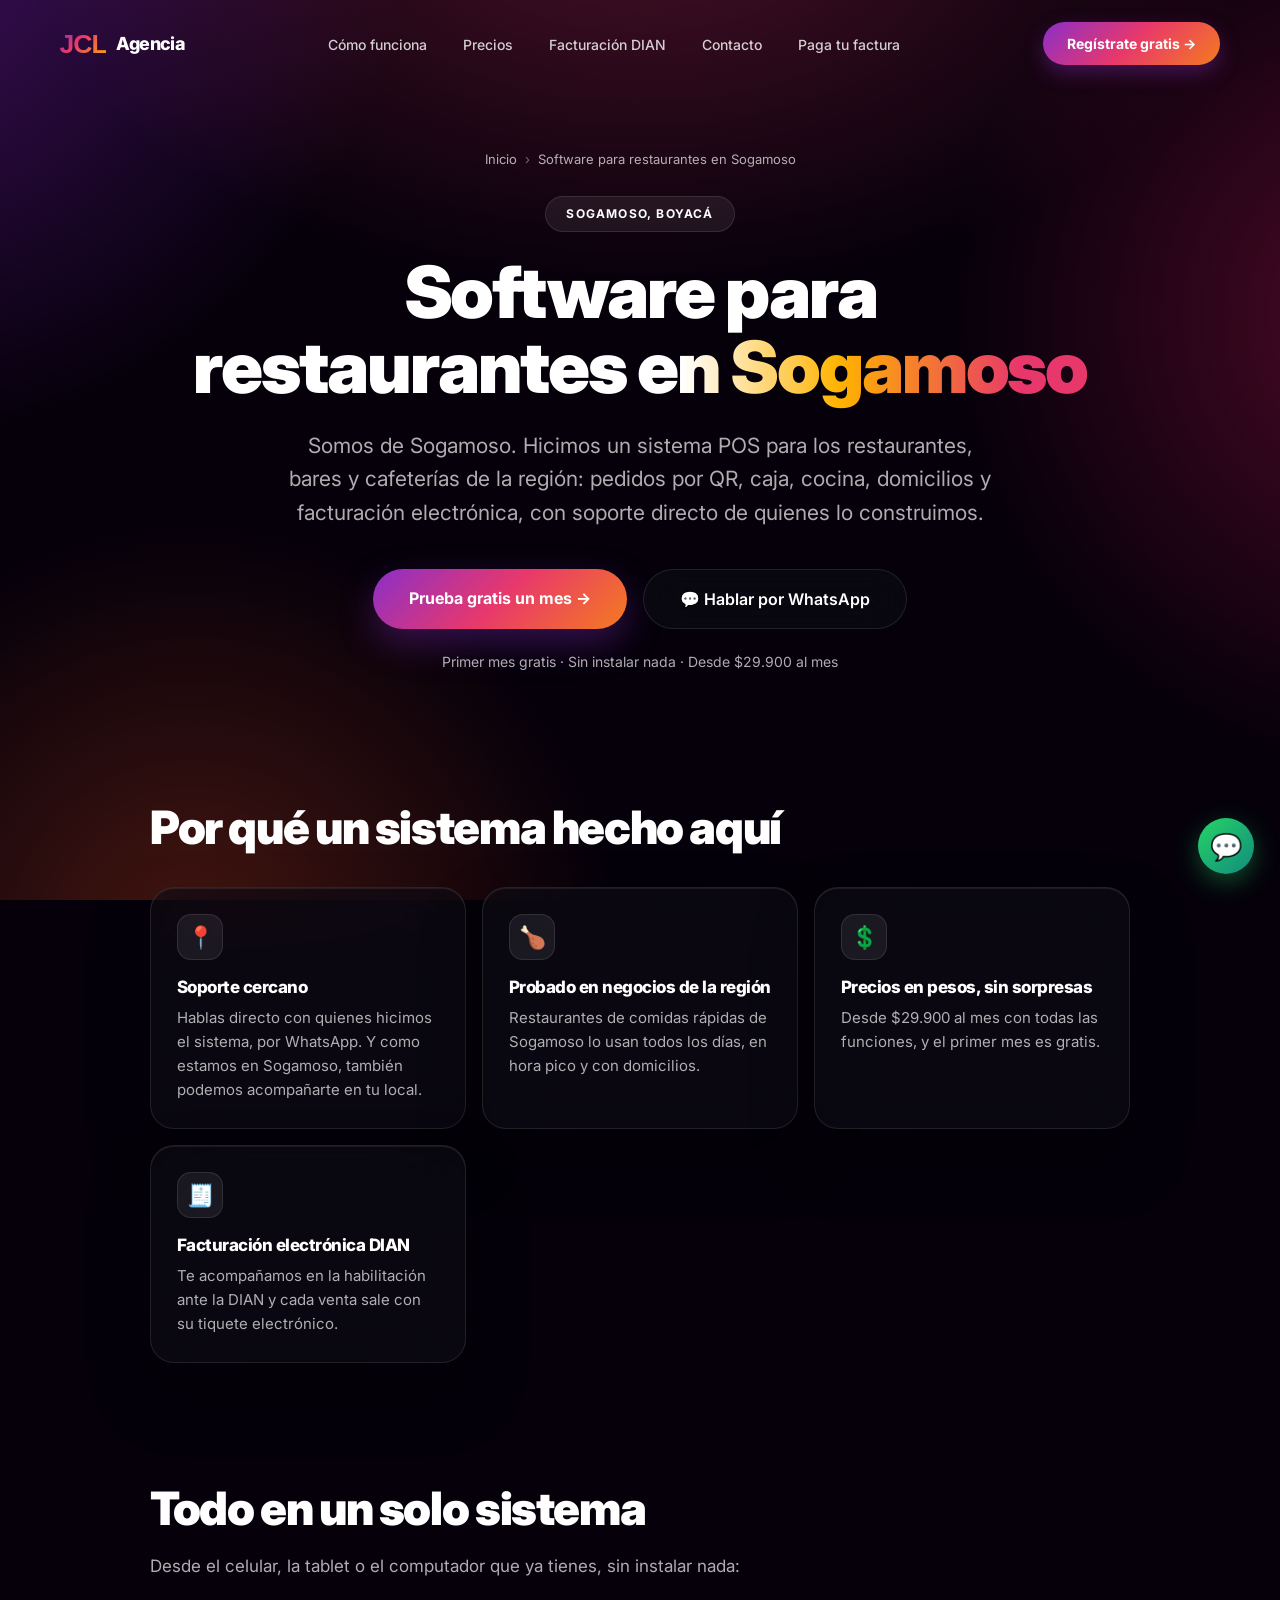
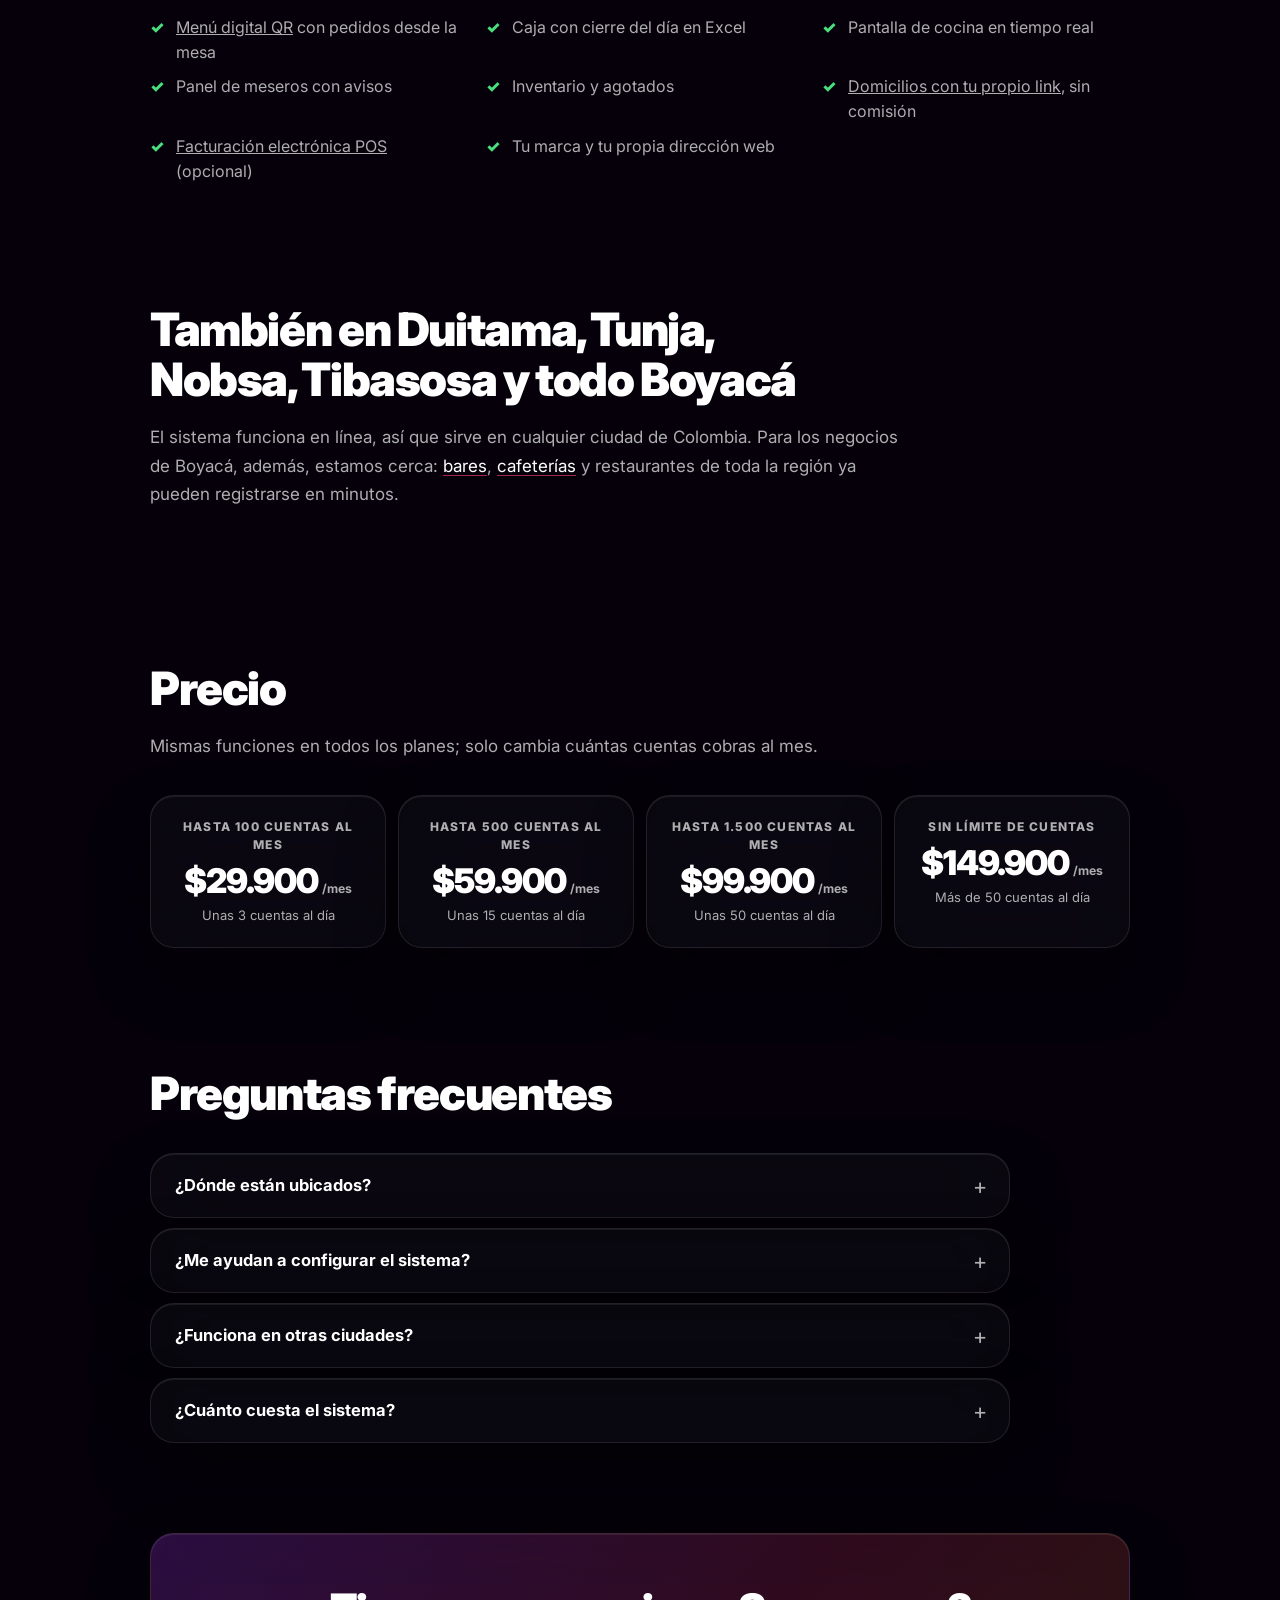
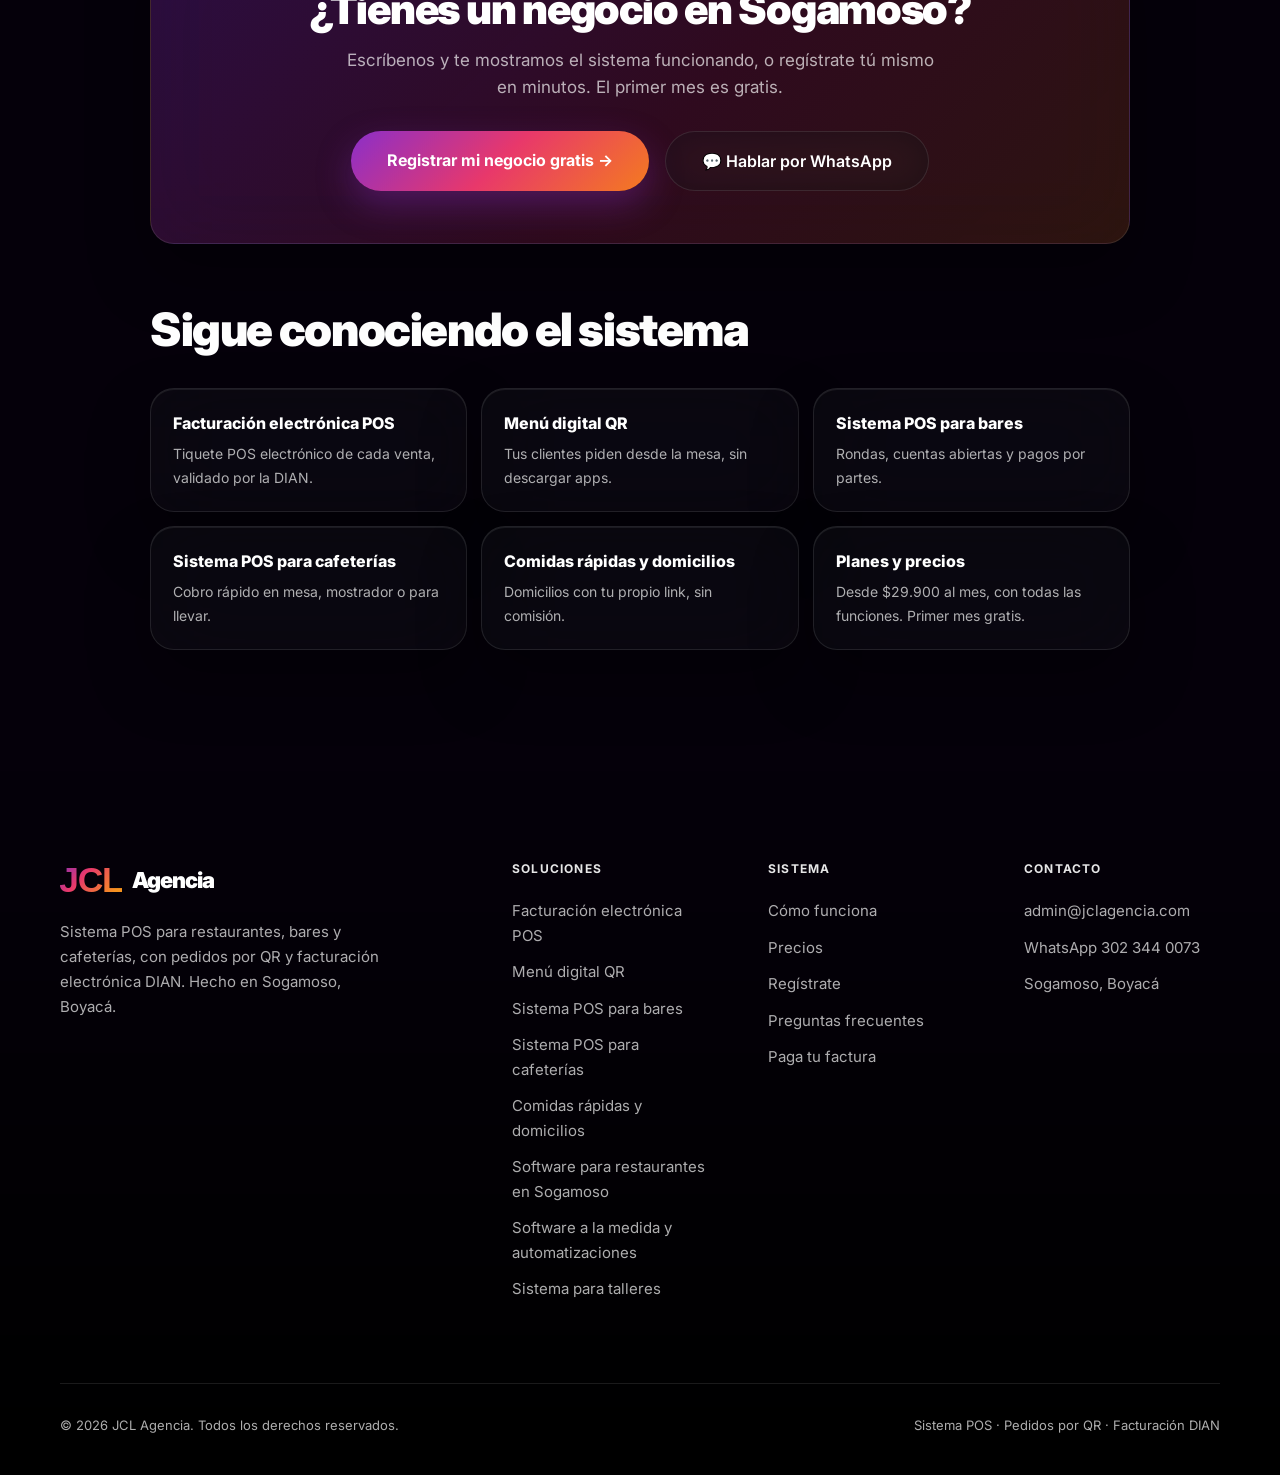
<file: software-restaurantes-sogamoso.html>
<!DOCTYPE html>
<html lang="es">
<head>
<meta charset="UTF-8">
<meta name="viewport" content="width=device-width, initial-scale=1.0">
<title>Software para restaurantes en Sogamoso, Boyacá — JCL Agencia</title>
<meta name="description" content="Sistema POS hecho en Sogamoso para restaurantes, bares y cafeterías de Boyacá: pedidos por QR, caja, cocina, domicilios y facturación electrónica DIAN, con soporte cercano.">
<link rel="canonical" href="https://jclagencia.com/software-restaurantes-sogamoso">
<meta name="theme-color" content="#05000a">
<link rel="icon" href="/favicon.ico" sizes="any">
<link rel="icon" type="image/png" sizes="48x48" href="/icons/icon-48.png">
<link rel="icon" type="image/png" sizes="96x96" href="/icons/icon-96.png">
<link rel="icon" type="image/png" sizes="192x192" href="/icons/icon-192.png">
<link rel="apple-touch-icon" sizes="180x180" href="/icons/apple-touch-icon.png">
<meta property="og:type" content="website">
<meta property="og:site_name" content="JCL Agencia">
<meta property="og:locale" content="es_CO">
<meta property="og:url" content="https://jclagencia.com/software-restaurantes-sogamoso">
<meta property="og:title" content="Software para restaurantes en Sogamoso, Boyacá — JCL Agencia">
<meta property="og:description" content="Sistema POS hecho en Sogamoso para restaurantes, bares y cafeterías de Boyacá: pedidos por QR, caja, cocina, domicilios y facturación electrónica DIAN, con soporte cercano.">
<meta property="og:image" content="https://jclagencia.com/icons/og-image.jpg">
<meta property="og:image:width" content="1200">
<meta property="og:image:height" content="630">
<meta name="twitter:card" content="summary_large_image">
<meta name="twitter:title" content="Software para restaurantes en Sogamoso, Boyacá — JCL Agencia">
<meta name="twitter:description" content="Sistema POS hecho en Sogamoso para restaurantes, bares y cafeterías de Boyacá: pedidos por QR, caja, cocina, domicilios y facturación electrónica DIAN, con soporte cercano.">
<meta name="twitter:image" content="https://jclagencia.com/icons/og-image.jpg">
<link rel="preconnect" href="https://fonts.googleapis.com">
<link rel="preconnect" href="https://fonts.gstatic.com" crossorigin>
<link href="https://fonts.googleapis.com/css2?family=Inter:wght@400;500;600;700;800;900&display=swap" rel="stylesheet">
<link rel="stylesheet" href="/paginas.css">
<script type="application/ld+json">
{
 "@context": "https://schema.org",
 "@type": "BreadcrumbList",
 "itemListElement": [
  {
   "@type": "ListItem",
   "position": 1,
   "name": "Inicio",
   "item": "https://jclagencia.com/"
  },
  {
   "@type": "ListItem",
   "position": 2,
   "name": "Software para restaurantes en Sogamoso",
   "item": "https://jclagencia.com/software-restaurantes-sogamoso"
  }
 ]
}
</script>
<script type="application/ld+json">
{
 "@context": "https://schema.org",
 "@type": "FAQPage",
 "mainEntity": [
  {
   "@type": "Question",
   "name": "¿Dónde están ubicados?",
   "acceptedAnswer": {
    "@type": "Answer",
    "text": "En Sogamoso, Boyacá. Nos escribes por WhatsApp al 302 344 0073 o al correo admin@jclagencia.com."
   }
  },
  {
   "@type": "Question",
   "name": "¿Me ayudan a configurar el sistema?",
   "acceptedAnswer": {
    "@type": "Answer",
    "text": "Sí. Puedes registrarte solo y armar la carta tomándole una foto a tu carta impresa, y si prefieres, te acompañamos a dejarlo funcionando."
   }
  },
  {
   "@type": "Question",
   "name": "¿Funciona en otras ciudades?",
   "acceptedAnswer": {
    "@type": "Answer",
    "text": "Sí. Funciona en línea, en cualquier ciudad de Colombia."
   }
  },
  {
   "@type": "Question",
   "name": "¿Cuánto cuesta el sistema?",
   "acceptedAnswer": {
    "@type": "Answer",
    "text": "Depende de las cuentas que cobras al mes: $29.900 hasta 100 (unas 3 al día), $59.900 hasta 500 (unas 15 al día), $99.900 hasta 1.500 (unas 50 al día) y $149.900 sin límite. Todos los planes traen las mismas funciones y el primer mes es gratis. Cada plan incluye un número de cuentas cobradas al mes (de 200 a 1.000); si vendes más, cada 100 cuentas adicionales suman $10.000. La facturación electrónica es opcional y se paga aparte. Ver precios completos."
   }
  }
 ]
}
</script>
<script type="application/ld+json">
{
 "@context": "https://schema.org",
 "@type": "Service",
 "name": "Sistema POS para restaurantes en Sogamoso",
 "serviceType": "Software de punto de venta para restaurantes, bares y cafeterías",
 "provider": {
  "@type": "Organization",
  "name": "JCL Agencia",
  "url": "https://jclagencia.com/"
 },
 "areaServed": [
  {
   "@type": "City",
   "name": "Sogamoso"
  },
  {
   "@type": "City",
   "name": "Duitama"
  },
  {
   "@type": "City",
   "name": "Tunja"
  },
  {
   "@type": "City",
   "name": "Nobsa"
  },
  {
   "@type": "City",
   "name": "Tibasosa"
  }
 ],
 "url": "https://jclagencia.com/software-restaurantes-sogamoso"
}
</script>
</head>
<body>
<a class="saltar" href="#contenido">Saltar al contenido</a>
<nav id="nb" aria-label="Principal">
  <a href="/" class="nlogo" aria-label="JCL Agencia, ir al inicio"><svg class="nlogo-icon" xmlns="http://www.w3.org/2000/svg" viewBox="0 0 400 260" aria-hidden="true"><defs><linearGradient id="ng" x1="0%" y1="0%" x2="100%" y2="60%"><stop offset="0%" stop-color="#7B2FBE"/><stop offset="45%" stop-color="#E8386B"/><stop offset="100%" stop-color="#F5921E"/></linearGradient></defs><text x="200" y="210" font-family="Arial Black,Arial,sans-serif" font-weight="900" font-size="230" fill="url(#ng)" text-anchor="middle" letter-spacing="-8">JCL</text></svg><span class="nlogo-text">Agencia</span></a>
  <ul class="nlinks"><li><a href="/#pedidos">Cómo funciona</a></li><li><a href="/#precios">Precios</a></li><li><a href="/facturacion-electronica-pos">Facturación DIAN</a></li><li><a href="/#contacto">Contacto</a></li><li><a href="/pagar">Paga tu factura</a></li></ul>
  <a href="/#registro" class="ncta">Regístrate gratis →</a>
  <button class="nburg" id="burger" type="button" aria-label="Abrir menú" aria-controls="mm" aria-expanded="false"><span></span><span></span><span></span></button>
</nav>
<div class="mmenu" id="mm" aria-hidden="true">
  <button class="mcls" id="mcls" type="button" aria-label="Cerrar menú">✕</button>
  <a href="/#pedidos">Cómo funciona</a><a href="/#precios">Precios</a><a href="/facturacion-electronica-pos">Facturación DIAN</a><a href="/#contacto">Contacto</a><a href="/pagar">Paga tu factura</a>
  <a href="/#registro" class="ncta">Regístrate gratis →</a>
</div>
<header class="pg-hero">
  <ol class="migas" aria-label="Estás en"><li><a href="/">Inicio</a></li><li aria-current="page">Software para restaurantes en Sogamoso</li></ol>
  <div class="stag">Sogamoso, Boyacá</div>
  <h1>Software para restaurantes <span class="gt">en Sogamoso</span></h1>
  <p class="lead">Somos de Sogamoso. Hicimos un sistema POS para los restaurantes, bares y cafeterías de la región: pedidos por QR, caja, cocina, domicilios y facturación electrónica, con soporte directo de quienes lo construimos.</p>
  <div class="hact"><a class="bp" href="/#registro">Prueba gratis un mes →</a><a class="bs" href="https://wa.me/573023440073?text=Hola%2C%20tengo%20un%20negocio%20en%20Sogamoso%20y%20quiero%20conocer%20el%20sistema" target="_blank" rel="noopener">💬 Hablar por WhatsApp</a></div>
  <p class="hnota">Primer mes gratis · Sin instalar nada · Desde $29.900 al mes</p>
</header>
<main id="contenido">
<section class="bloque"><div class="cabeza"><h2>Por qué un sistema hecho aquí</h2></div><div class="tarjetas">
<div class="tarjeta panel"><div class="ico" aria-hidden="true">📍</div><h3>Soporte cercano</h3><p>Hablas directo con quienes hicimos el sistema, por WhatsApp. Y como estamos en Sogamoso, también podemos acompañarte en tu local.</p></div>
<div class="tarjeta panel"><div class="ico" aria-hidden="true">🍗</div><h3>Probado en negocios de la región</h3><p>Restaurantes de comidas rápidas de Sogamoso lo usan todos los días, en hora pico y con domicilios.</p></div>
<div class="tarjeta panel"><div class="ico" aria-hidden="true">💲</div><h3>Precios en pesos, sin sorpresas</h3><p>Desde $29.900 al mes con todas las funciones, y el primer mes es gratis.</p></div>
<div class="tarjeta panel"><div class="ico" aria-hidden="true">🧾</div><h3>Facturación electrónica DIAN</h3><p>Te acompañamos en la habilitación ante la DIAN y cada venta sale con su tiquete electrónico.</p></div>
</div></section>
<section class="bloque"><div class="cabeza"><h2>Todo en un solo sistema</h2><p>Desde el celular, la tablet o el computador que ya tienes, sin instalar nada:</p></div><ul class="lista"><li><a href="/menu-digital-qr">Menú digital QR</a> con pedidos desde la mesa</li><li>Caja con cierre del día en Excel</li><li>Pantalla de cocina en tiempo real</li><li>Panel de meseros con avisos</li><li>Inventario y agotados</li><li><a href="/sistema-pos-comidas-rapidas">Domicilios con tu propio link</a>, sin comisión</li><li><a href="/facturacion-electronica-pos">Facturación electrónica POS</a> (opcional)</li><li>Tu marca y tu propia dirección web</li></ul></section>
<section class="bloque"><div class="cabeza"><h2>También en Duitama, Tunja, Nobsa, Tibasosa y todo Boyacá</h2><p>El sistema funciona en línea, así que sirve en cualquier ciudad de Colombia. Para los negocios de Boyacá, además, estamos cerca: <a href="/sistema-pos-bares">bares</a>, <a href="/sistema-pos-cafeterias">cafeterías</a> y restaurantes de toda la región ya pueden registrarse en minutos.</p></div></section>
<section class="bloque"><div class="cabeza"><h2>Precio</h2><p>Mismas funciones en todos los planes; solo cambia cuántas cuentas cobras al mes.</p></div><div class="planes">
  <div class="plan panel"><div class="nombre">Hasta 100 cuentas al mes</div><div class="cifra">$29.900<small>/mes</small></div><div class="nota">Unas 3 cuentas al día</div></div>
  <div class="plan panel"><div class="nombre">Hasta 500 cuentas al mes</div><div class="cifra">$59.900<small>/mes</small></div><div class="nota">Unas 15 cuentas al día</div></div>
  <div class="plan panel"><div class="nombre">Hasta 1.500 cuentas al mes</div><div class="cifra">$99.900<small>/mes</small></div><div class="nota">Unas 50 cuentas al día</div></div>
  <div class="plan panel"><div class="nombre">Sin límite de cuentas</div><div class="cifra">$149.900<small>/mes</small></div><div class="nota">Más de 50 cuentas al día</div></div>
</div></section>
<section class="bloque"><div class="cabeza"><h2>Preguntas frecuentes</h2></div><div class="faq">
<details class="panel"><summary>¿Dónde están ubicados?</summary><div><p>En Sogamoso, Boyacá. Nos escribes por WhatsApp al 302 344 0073 o al correo admin@jclagencia.com.</p></div></details>
<details class="panel"><summary>¿Me ayudan a configurar el sistema?</summary><div><p>Sí. Puedes registrarte solo y armar la carta tomándole una foto a tu carta impresa, y si prefieres, te acompañamos a dejarlo funcionando.</p></div></details>
<details class="panel"><summary>¿Funciona en otras ciudades?</summary><div><p>Sí. Funciona en línea, en cualquier ciudad de Colombia.</p></div></details>
<details class="panel"><summary>¿Cuánto cuesta el sistema?</summary><div><p>Depende de las cuentas que cobras al mes: <strong>$29.900</strong> hasta 100 (unas 3 al día), <strong>$59.900</strong> hasta 500 (unas 15 al día), <strong>$99.900</strong> hasta 1.500 (unas 50 al día) y <strong>$149.900</strong> sin límite. Todos los planes traen las mismas funciones y el <strong>primer mes es gratis</strong>.</p><p>Cada plan incluye un número de cuentas cobradas al mes (de 200 a 1.000); si vendes más, cada 100 cuentas adicionales suman $10.000. La facturación electrónica es opcional y se paga aparte. <a href="/#precios">Ver precios completos</a>.</p></div></details>
</div></section>
<div class="cta-final"><div class="panel">
  <h2>¿Tienes un negocio en Sogamoso?</h2>
  <p>Escríbenos y te mostramos el sistema funcionando, o regístrate tú mismo en minutos. El primer mes es gratis.</p>
  <div class="hact"><a class="bp" href="/#registro">Registrar mi negocio gratis →</a><a class="bs" href="https://wa.me/573023440073?text=Hola%2C%20tengo%20un%20negocio%20en%20Sogamoso%20y%20quiero%20conocer%20el%20sistema" target="_blank" rel="noopener">💬 Hablar por WhatsApp</a></div>
</div></div>
<section class="bloque"><div class="cabeza"><h2>Sigue conociendo el sistema</h2></div><div class="relacionadas"><a class="panel" href="/facturacion-electronica-pos"><strong>Facturación electrónica POS</strong><span>Tiquete POS electrónico de cada venta, validado por la DIAN.</span></a><a class="panel" href="/menu-digital-qr"><strong>Menú digital QR</strong><span>Tus clientes piden desde la mesa, sin descargar apps.</span></a><a class="panel" href="/sistema-pos-bares"><strong>Sistema POS para bares</strong><span>Rondas, cuentas abiertas y pagos por partes.</span></a><a class="panel" href="/sistema-pos-cafeterias"><strong>Sistema POS para cafeterías</strong><span>Cobro rápido en mesa, mostrador o para llevar.</span></a><a class="panel" href="/sistema-pos-comidas-rapidas"><strong>Comidas rápidas y domicilios</strong><span>Domicilios con tu propio link, sin comisión.</span></a><a class="panel" href="/#precios"><strong>Planes y precios</strong><span>Desde $29.900 al mes, con todas las funciones. Primer mes gratis.</span></a></div></section>
</main>
<footer>
  <div class="fi">
    <div class="ftop">
      <div class="fbrand">
        <a href="/" class="fbrand-logo" aria-label="JCL Agencia, ir al inicio"><svg class="fbrand-logo-icon" xmlns="http://www.w3.org/2000/svg" viewBox="0 0 400 260" aria-hidden="true"><defs><linearGradient id="fg2" x1="0%" y1="0%" x2="100%" y2="60%"><stop offset="0%" stop-color="#7B2FBE"/><stop offset="45%" stop-color="#E8386B"/><stop offset="100%" stop-color="#F5921E"/></linearGradient></defs><text x="200" y="210" font-family="Arial Black,Arial,sans-serif" font-weight="900" font-size="230" fill="url(#fg2)" text-anchor="middle" letter-spacing="-8">JCL</text></svg><span class="fbrand-logo-txt">Agencia</span></a>
        <p>Sistema POS para restaurantes, bares y cafeterías, con pedidos por QR y facturación electrónica DIAN. Hecho en Sogamoso, Boyacá.</p>
      </div>
      <div class="fcol"><h4>Soluciones</h4><ul><li><a href="/facturacion-electronica-pos">Facturación electrónica POS</a></li><li><a href="/menu-digital-qr">Menú digital QR</a></li><li><a href="/sistema-pos-bares">Sistema POS para bares</a></li><li><a href="/sistema-pos-cafeterias">Sistema POS para cafeterías</a></li><li><a href="/sistema-pos-comidas-rapidas">Comidas rápidas y domicilios</a></li><li><a href="/software-restaurantes-sogamoso">Software para restaurantes en Sogamoso</a></li><li><a href="/software-a-la-medida">Software a la medida y automatizaciones</a></li><li><a href="/software-taller-motos">Sistema para talleres</a></li></ul></div>
      <div class="fcol"><h4>Sistema</h4><ul>
        <li><a href="/#pedidos">Cómo funciona</a></li>
        <li><a href="/#precios">Precios</a></li>
        <li><a href="/#registro">Regístrate</a></li>
        <li><a href="/#preguntas">Preguntas frecuentes</a></li>
        <li><a href="/pagar">Paga tu factura</a></li>
      </ul></div>
      <div class="fcol"><h4>Contacto</h4><ul>
        <li><a href="mailto:admin@jclagencia.com">admin@jclagencia.com</a></li>
        <li><a href="https://wa.me/573023440073" target="_blank" rel="noopener">WhatsApp 302 344 0073</a></li>
        <li><a href="/software-restaurantes-sogamoso">Sogamoso, Boyacá</a></li>
      </ul></div>
    </div>
    <div class="fbot"><p>© 2026 JCL Agencia. Todos los derechos reservados.</p><p>Sistema POS · Pedidos por QR · Facturación DIAN</p></div>
  </div>
</footer>
<a href="https://wa.me/573023440073" class="wa-float" title="Escríbenos por WhatsApp" aria-label="Escríbenos por WhatsApp" target="_blank" rel="noopener">💬</a>
<script>
const nb = document.getElementById('nb');
addEventListener('scroll', () => nb.classList.toggle('sc', scrollY > 40), { passive: true });
const mm = document.getElementById('mm'), burger = document.getElementById('burger');
const menu = abierto => { mm.classList.toggle('open', abierto); burger.setAttribute('aria-expanded', abierto); mm.setAttribute('aria-hidden', !abierto); };
burger.addEventListener('click', () => menu(true));
document.getElementById('mcls').addEventListener('click', () => menu(false));
mm.querySelectorAll('a').forEach(a => a.addEventListener('click', () => menu(false)));
addEventListener('keydown', e => { if (e.key === 'Escape') menu(false); });
</script>
</body>
</html>
</file>
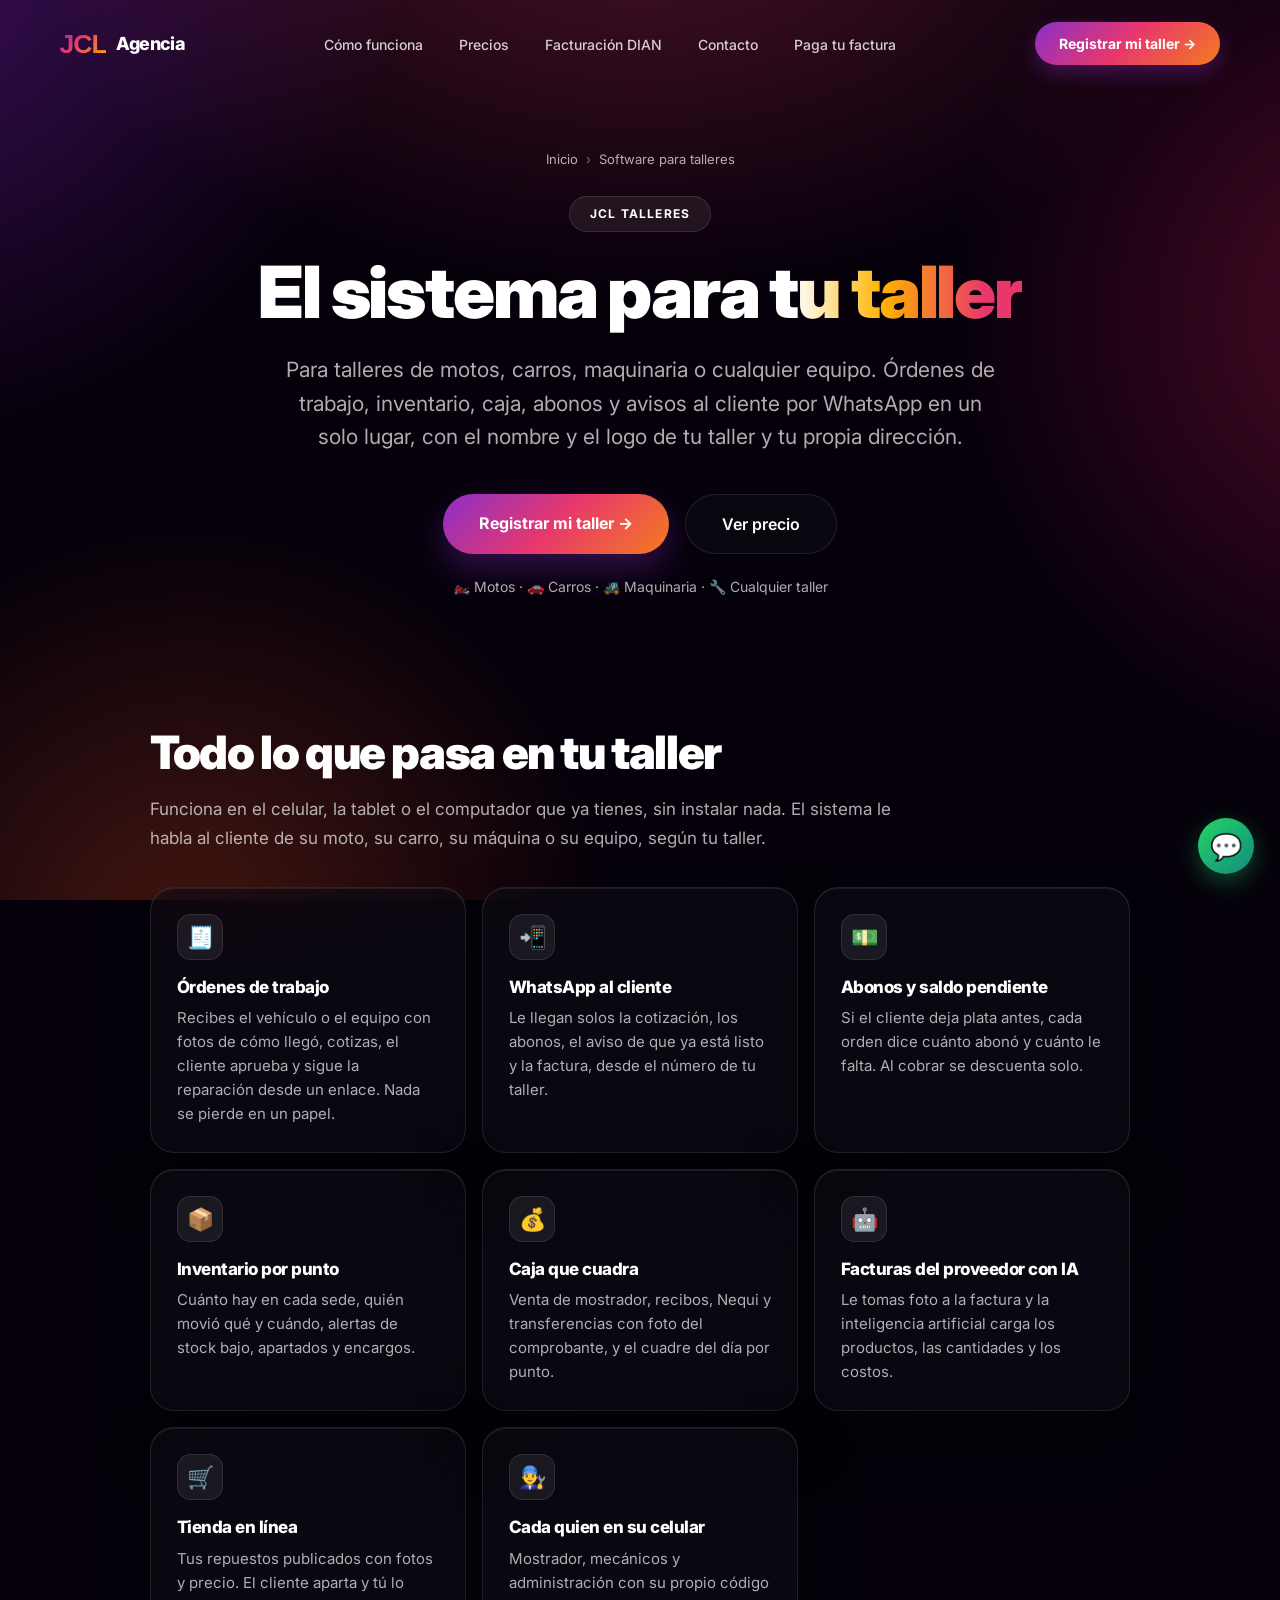
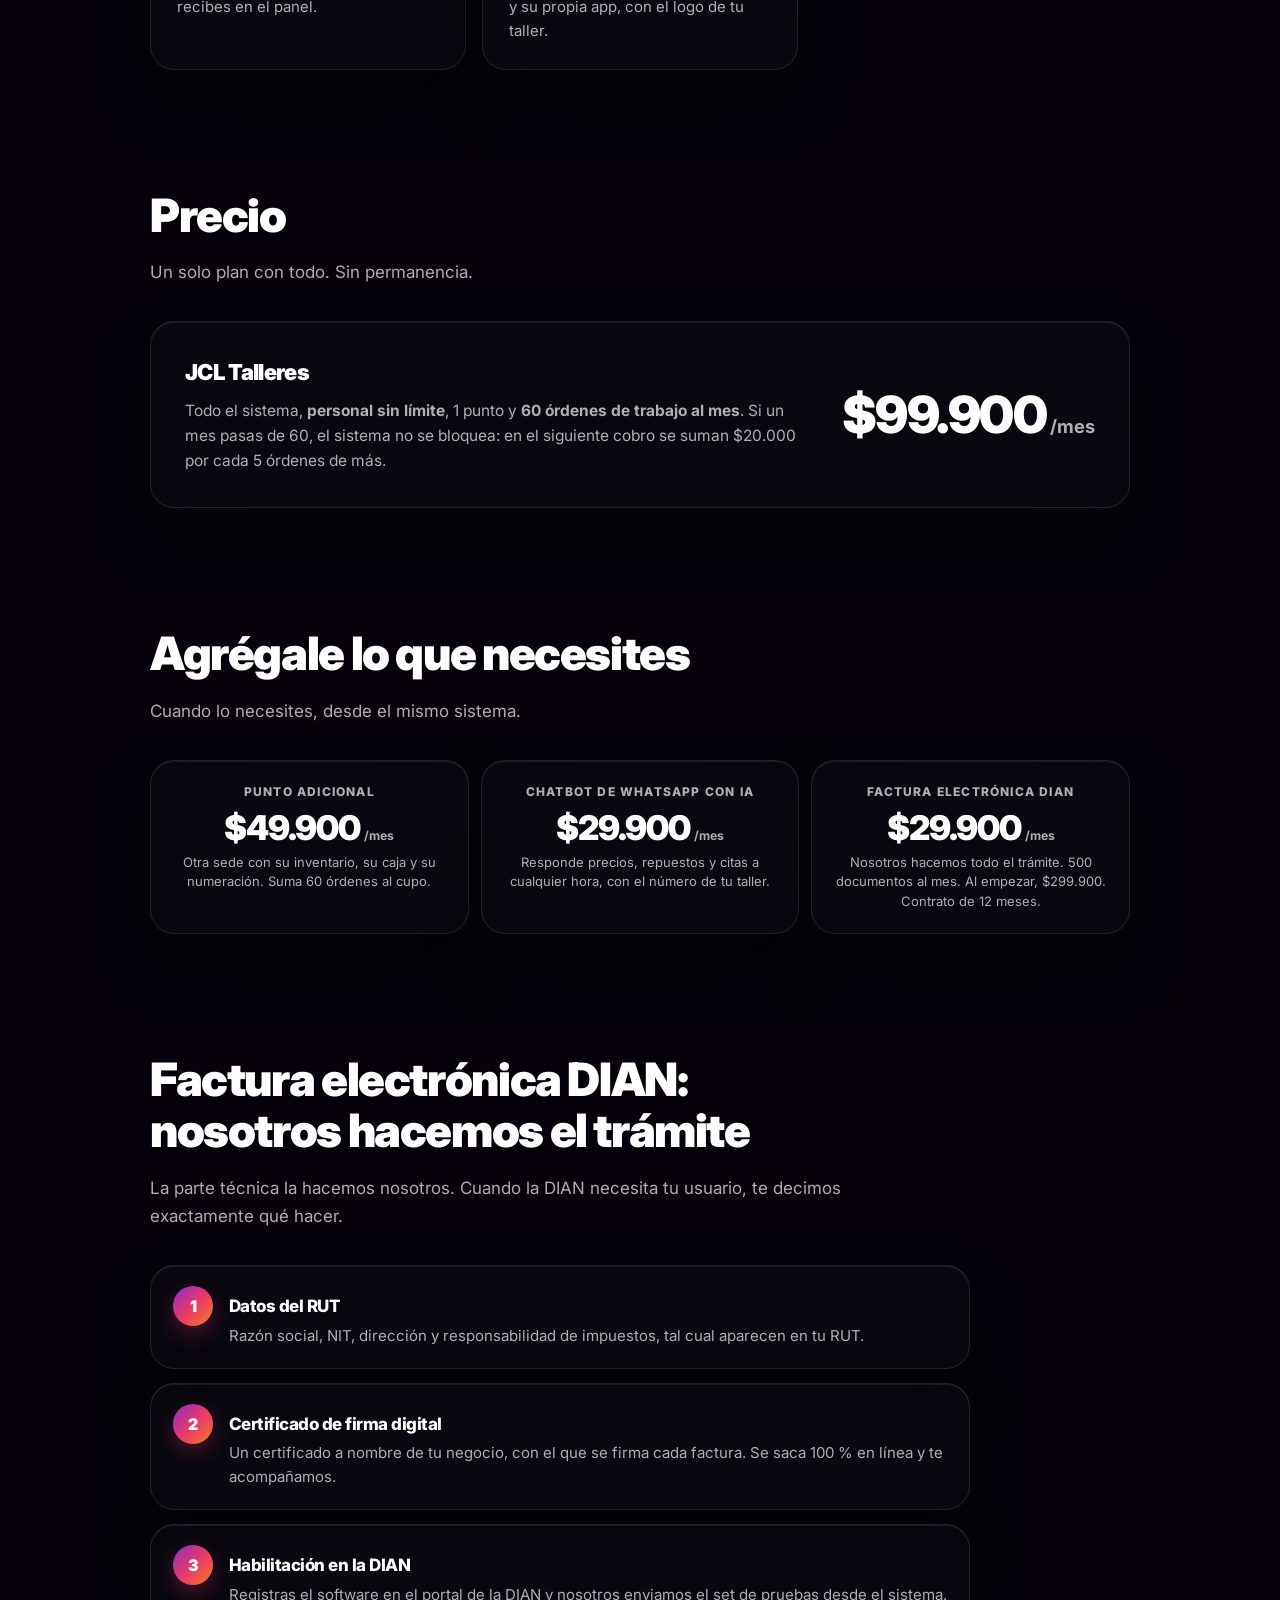
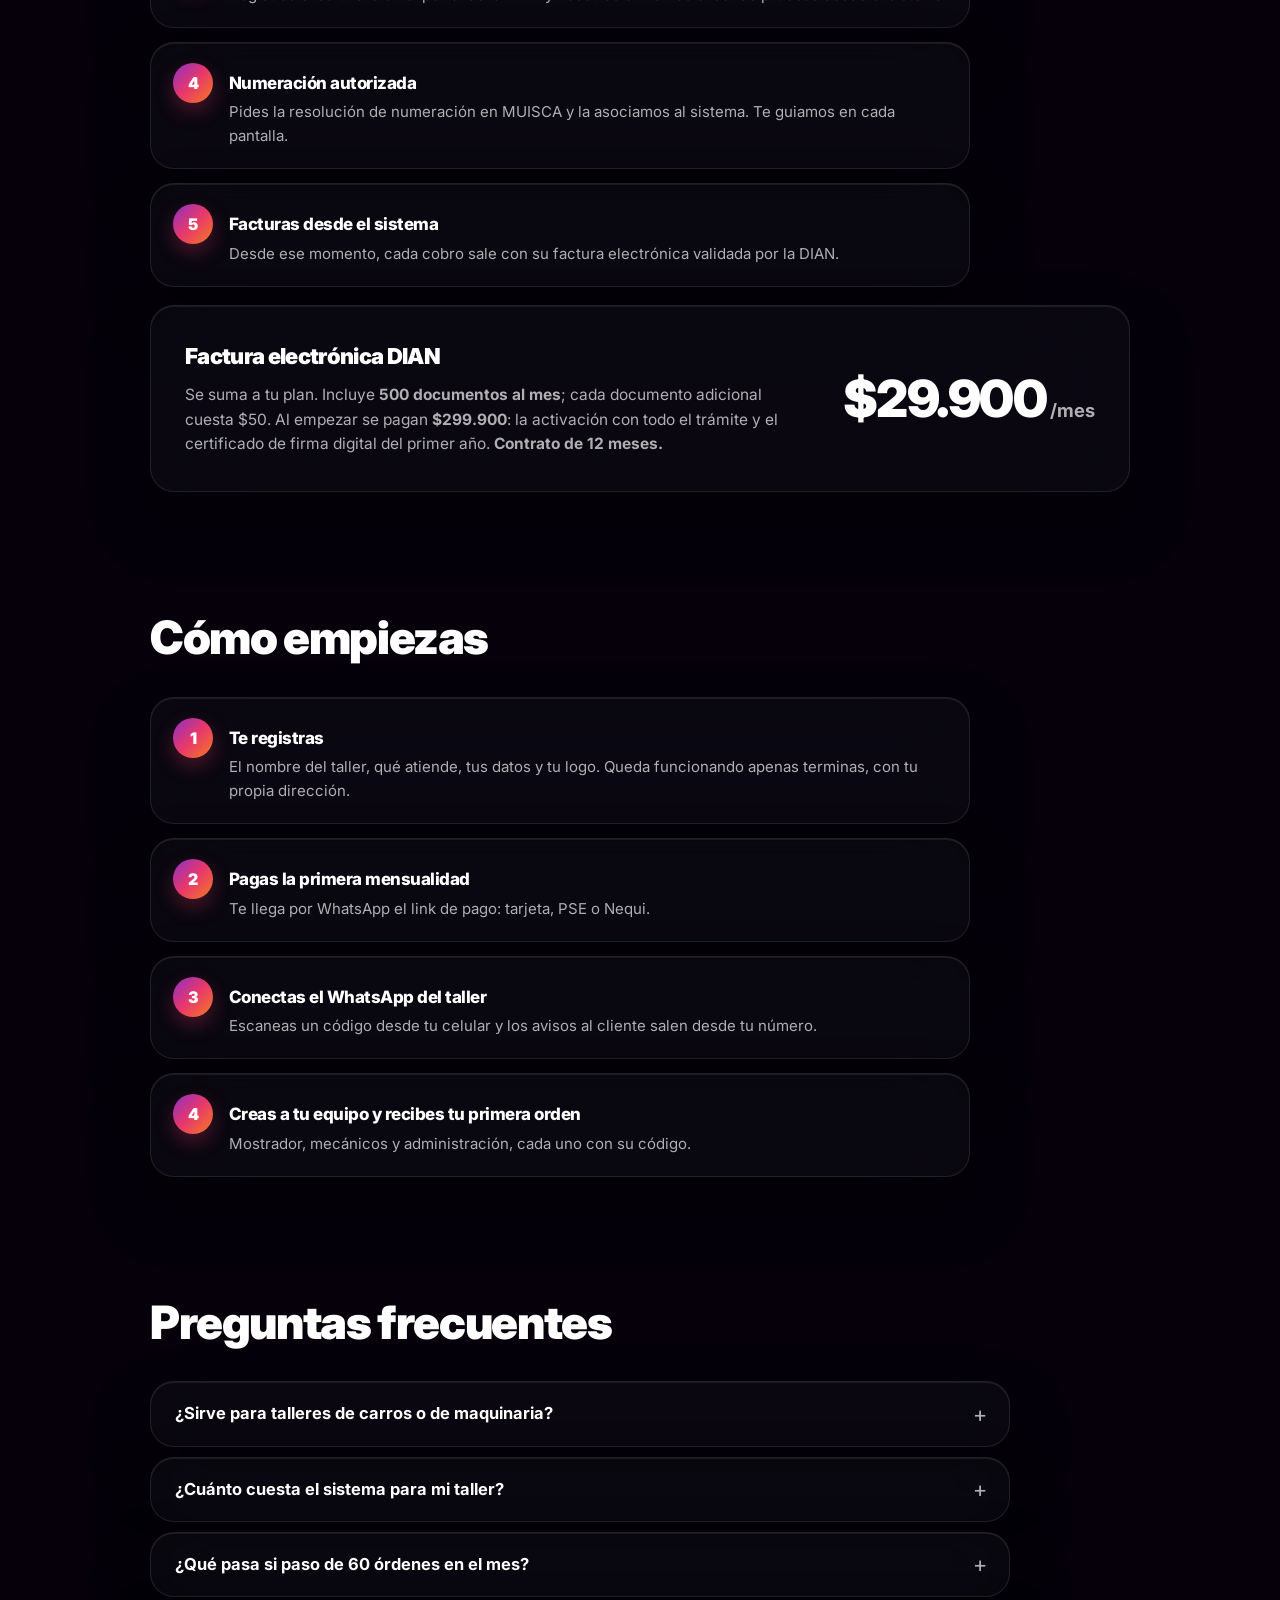
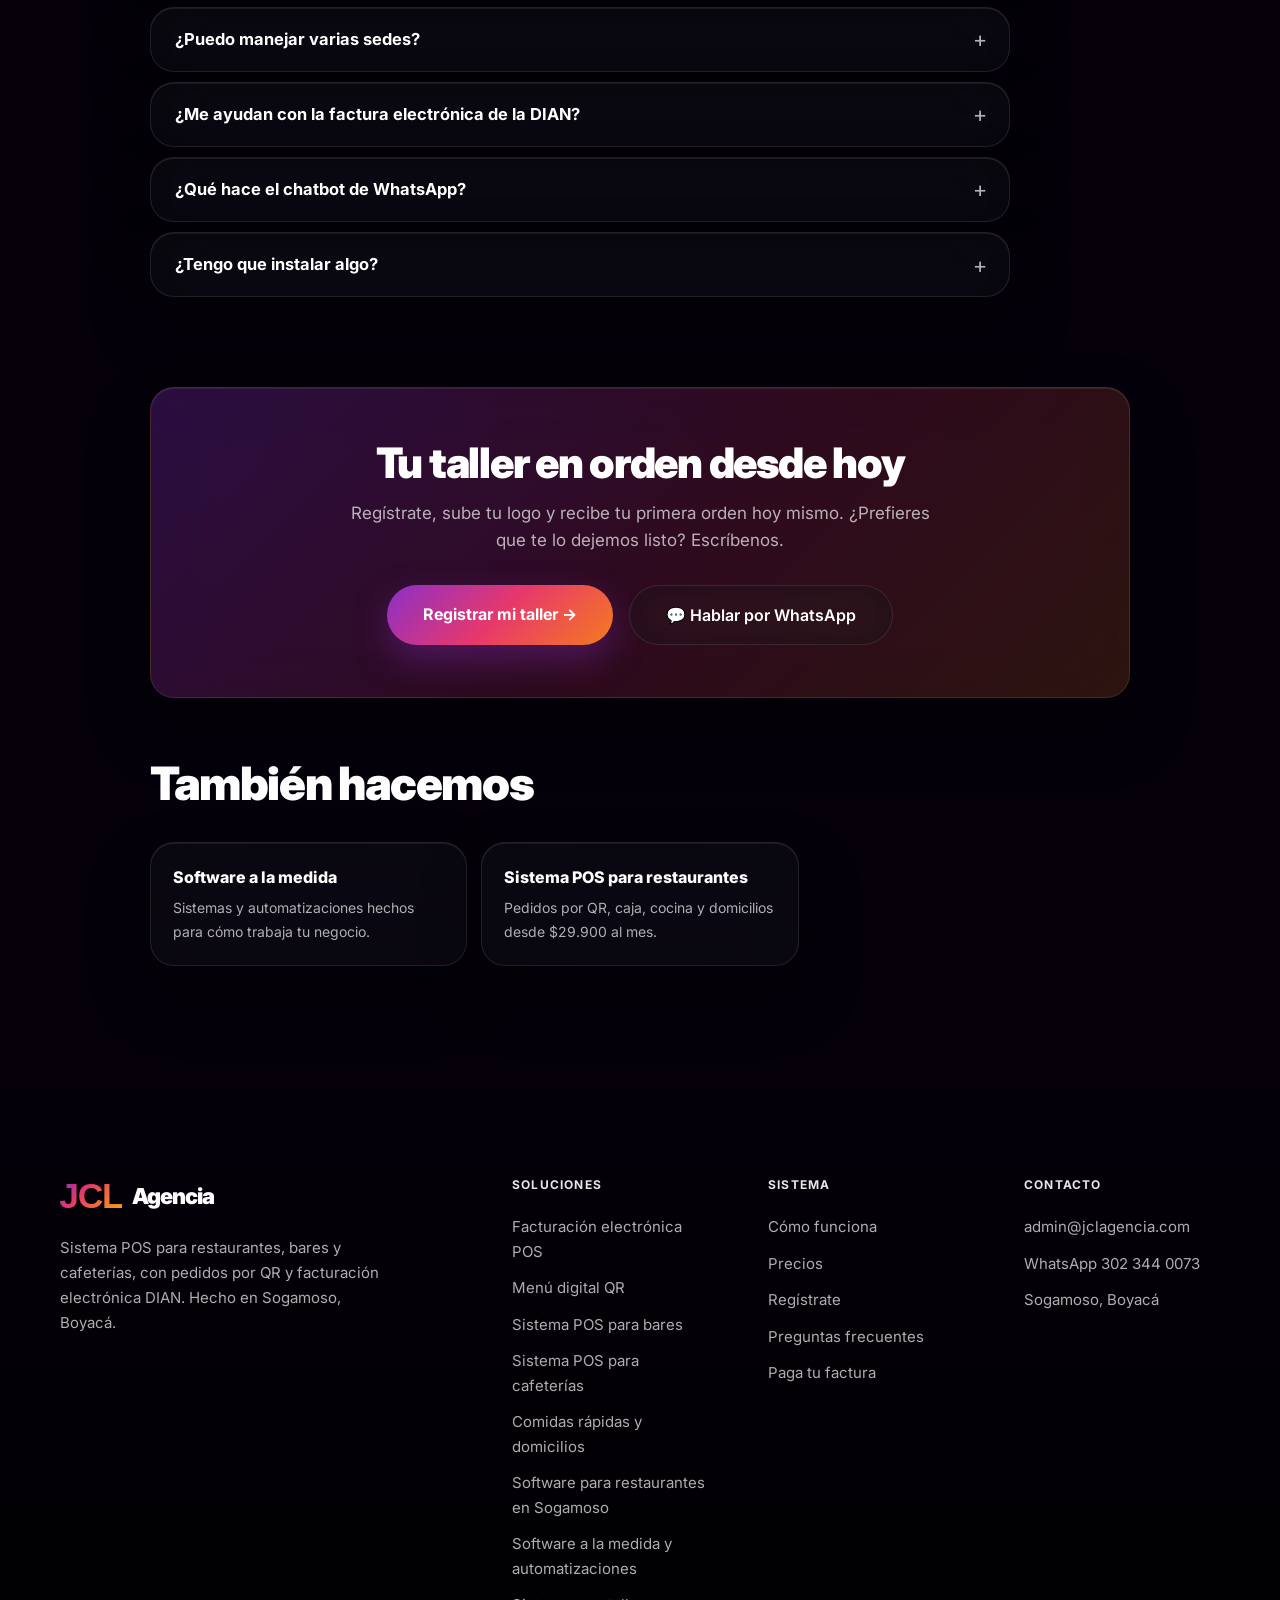
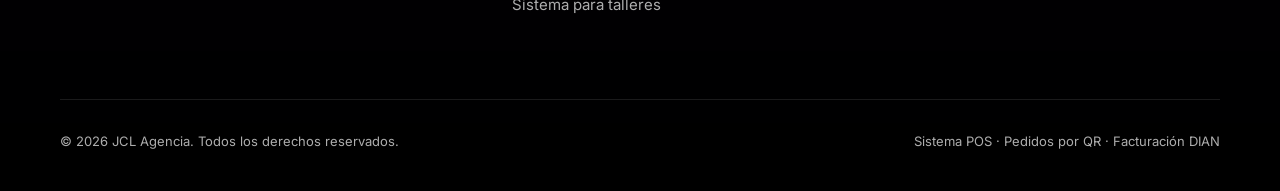
<file: software-taller-motos.html>
<!DOCTYPE html>
<html lang="es">
<head>
<meta charset="UTF-8">
<meta name="viewport" content="width=device-width, initial-scale=1.0">
<title>Software para talleres de motos, carros y maquinaria | JCL Talleres</title>
<meta name="description" content="Sistema para talleres de motos, carros, maquinaria o cualquier equipo: órdenes de trabajo con fotos, inventario, caja, abonos y avisos al cliente por WhatsApp. $99.900 al mes con 60 órdenes incluidas.">
<link rel="canonical" href="https://jclagencia.com/software-taller-motos">
<meta name="theme-color" content="#05000a">
<link rel="icon" href="/favicon.ico" sizes="any">
<link rel="icon" type="image/png" sizes="48x48" href="/icons/icon-48.png">
<link rel="icon" type="image/png" sizes="96x96" href="/icons/icon-96.png">
<link rel="icon" type="image/png" sizes="192x192" href="/icons/icon-192.png">
<link rel="apple-touch-icon" sizes="180x180" href="/icons/apple-touch-icon.png">
<meta property="og:type" content="website">
<meta property="og:site_name" content="JCL Agencia">
<meta property="og:locale" content="es_CO">
<meta property="og:url" content="https://jclagencia.com/software-taller-motos">
<meta property="og:title" content="Software para talleres de motos, carros y maquinaria | JCL Talleres">
<meta property="og:description" content="Sistema para talleres de motos, carros, maquinaria o cualquier equipo: órdenes de trabajo con fotos, inventario, caja, abonos y avisos al cliente por WhatsApp. $99.900 al mes con 60 órdenes incluidas.">
<meta property="og:image" content="https://jclagencia.com/icons/og-image.jpg">
<meta property="og:image:width" content="1200">
<meta property="og:image:height" content="630">
<meta name="twitter:card" content="summary_large_image">
<meta name="twitter:title" content="Software para talleres de motos, carros y maquinaria | JCL Talleres">
<meta name="twitter:description" content="Sistema para talleres de motos, carros, maquinaria o cualquier equipo: órdenes de trabajo con fotos, inventario, caja, abonos y avisos al cliente por WhatsApp. $99.900 al mes con 60 órdenes incluidas.">
<meta name="twitter:image" content="https://jclagencia.com/icons/og-image.jpg">
<link rel="preconnect" href="https://fonts.googleapis.com">
<link rel="preconnect" href="https://fonts.gstatic.com" crossorigin>
<link href="https://fonts.googleapis.com/css2?family=Inter:wght@400;500;600;700;800;900&display=swap" rel="stylesheet">
<link rel="stylesheet" href="/paginas.css">
<script type="application/ld+json">
{
 "@context": "https://schema.org",
 "@type": "BreadcrumbList",
 "itemListElement": [
  {
   "@type": "ListItem",
   "position": 1,
   "name": "Inicio",
   "item": "https://jclagencia.com/"
  },
  {
   "@type": "ListItem",
   "position": 2,
   "name": "Software para talleres",
   "item": "https://jclagencia.com/software-taller-motos"
  }
 ]
}
</script>
<script type="application/ld+json">
{
 "@context": "https://schema.org",
 "@type": "FAQPage",
 "mainEntity": [
  {
   "@type": "Question",
   "name": "¿Sirve para talleres de carros o de maquinaria?",
   "acceptedAnswer": {
    "@type": "Answer",
    "text": "Sí. Sirve para talleres de motos, de carros, de maquinaria o de cualquier equipo. Al registrarte escoges qué atiendes y todo el sistema le habla al cliente de su moto, su carro, su máquina o su equipo."
   }
  },
  {
   "@type": "Question",
   "name": "¿Cuánto cuesta el sistema para mi taller?",
   "acceptedAnswer": {
    "@type": "Answer",
    "text": "Un solo plan de $99.900 al mes con todo el sistema, personal sin límite, 1 punto y 60 órdenes de trabajo al mes. Sin permanencia."
   }
  },
  {
   "@type": "Question",
   "name": "¿Qué pasa si paso de 60 órdenes en el mes?",
   "acceptedAnswer": {
    "@type": "Answer",
    "text": "El sistema no se bloquea nunca. En el siguiente cobro se suman $20.000 por cada 5 órdenes de más o fracción. Por ejemplo, con 70 órdenes en el mes pagas $139.900. Las ventas de mostrador y las órdenes canceladas no cuentan."
   }
  },
  {
   "@type": "Question",
   "name": "¿Puedo manejar varias sedes?",
   "acceptedAnswer": {
    "@type": "Answer",
    "text": "Sí. Cada punto adicional cuesta $49.900 al mes, lleva su propio inventario, su caja y su numeración, y suma 60 órdenes al cupo. Lo agregas tú mismo desde el sistema."
   }
  },
  {
   "@type": "Question",
   "name": "¿Me ayudan con la factura electrónica de la DIAN?",
   "acceptedAnswer": {
    "@type": "Answer",
    "text": "Sí, hacemos todo el trámite: habilitación ante la DIAN, numeración autorizada y certificado de firma digital, y la dejamos funcionando dentro del sistema. Al empezar son $299.900 (activación y certificado del primer año); después $29.900 al mes con 500 documentos, y cada documento adicional cuesta $50. Contrato de 12 meses."
   }
  },
  {
   "@type": "Question",
   "name": "¿Qué hace el chatbot de WhatsApp?",
   "acceptedAnswer": {
    "@type": "Answer",
    "text": "Contesta a tus clientes con inteligencia artificial a cualquier hora: precios, repuestos que tienes y citas, desde el número de tu taller. Cuesta $29.900 al mes y lo contratas o lo quitas cuando quieras."
   }
  },
  {
   "@type": "Question",
   "name": "¿Tengo que instalar algo?",
   "acceptedAnswer": {
    "@type": "Answer",
    "text": "No. Funciona en el navegador del celular, la tablet o el computador, y cada panel se instala como app con el logo de tu taller. Te registras, subes tu logo y en dos minutos queda funcionando con tu propia dirección."
   }
  }
 ]
}
</script>
<script type="application/ld+json">
{
 "@context": "https://schema.org",
 "@type": "SoftwareApplication",
 "name": "JCL Talleres",
 "applicationCategory": "BusinessApplication",
 "operatingSystem": "Web",
 "description": "Sistema para talleres de motos, carros, maquinaria o cualquier equipo: órdenes de trabajo con fotos, inventario, caja, abonos y avisos al cliente por WhatsApp. $99.900 al mes con 60 órdenes incluidas.",
 "url": "https://jclagencia.com/software-taller-motos",
 "offers": {
  "@type": "Offer",
  "price": "99900",
  "priceCurrency": "COP"
 },
 "provider": {
  "@type": "Organization",
  "name": "JCL Agencia",
  "url": "https://jclagencia.com/",
  "telephone": "+57-302-344-0073"
 }
}
</script>
</head>
<body>
<a class="saltar" href="#contenido">Saltar al contenido</a>
<nav id="nb" aria-label="Principal">
  <a href="/" class="nlogo" aria-label="JCL Agencia, ir al inicio"><svg class="nlogo-icon" xmlns="http://www.w3.org/2000/svg" viewBox="0 0 400 260" aria-hidden="true"><defs><linearGradient id="ng" x1="0%" y1="0%" x2="100%" y2="60%"><stop offset="0%" stop-color="#7B2FBE"/><stop offset="45%" stop-color="#E8386B"/><stop offset="100%" stop-color="#F5921E"/></linearGradient></defs><text x="200" y="210" font-family="Arial Black,Arial,sans-serif" font-weight="900" font-size="230" fill="url(#ng)" text-anchor="middle" letter-spacing="-8">JCL</text></svg><span class="nlogo-text">Agencia</span></a>
  <ul class="nlinks"><li><a href="/#pedidos">Cómo funciona</a></li><li><a href="/#precios">Precios</a></li><li><a href="/facturacion-electronica-pos">Facturación DIAN</a></li><li><a href="/#contacto">Contacto</a></li><li><a href="/pagar">Paga tu factura</a></li></ul>
  <a href="https://talleres.jclagencia.com/#registro" class="ncta">Registrar mi taller →</a>
  <button class="nburg" id="burger" type="button" aria-label="Abrir menú" aria-controls="mm" aria-expanded="false"><span></span><span></span><span></span></button>
</nav>
<div class="mmenu" id="mm" aria-hidden="true">
  <button class="mcls" id="mcls" type="button" aria-label="Cerrar menú">✕</button>
  <a href="/#pedidos">Cómo funciona</a><a href="/#precios">Precios</a><a href="/facturacion-electronica-pos">Facturación DIAN</a><a href="/#contacto">Contacto</a><a href="/pagar">Paga tu factura</a>
  <a href="https://talleres.jclagencia.com/#registro" class="ncta">Registrar mi taller →</a>
</div>
<header class="pg-hero">
  <ol class="migas" aria-label="Estás en"><li><a href="/">Inicio</a></li><li aria-current="page">Software para talleres</li></ol>
  <div class="stag">JCL Talleres</div>
  <h1>El sistema para <span class="gt">tu taller</span></h1>
  <p class="lead">Para talleres de motos, carros, maquinaria o cualquier equipo. Órdenes de trabajo, inventario, caja, abonos y avisos al cliente por WhatsApp en un solo lugar, con el nombre y el logo de tu taller y tu propia dirección.</p>
  <div class="hact"><a class="bp" href="https://talleres.jclagencia.com/#registro">Registrar mi taller →</a><a class="bs" href="#precio">Ver precio</a></div>
  <p class="hnota">🏍️ Motos · 🚗 Carros · 🚜 Maquinaria · 🔧 Cualquier taller</p>
</header>
<main id="contenido">
<section class="bloque"><div class="cabeza"><h2>Todo lo que pasa en tu taller</h2><p>Funciona en el celular, la tablet o el computador que ya tienes, sin instalar nada. El sistema le habla al cliente de su moto, su carro, su máquina o su equipo, según tu taller.</p></div><div class="tarjetas">
<div class="tarjeta panel"><div class="ico" aria-hidden="true">🧾</div><h3>Órdenes de trabajo</h3><p>Recibes el vehículo o el equipo con fotos de cómo llegó, cotizas, el cliente aprueba y sigue la reparación desde un enlace. Nada se pierde en un papel.</p></div>
<div class="tarjeta panel"><div class="ico" aria-hidden="true">📲</div><h3>WhatsApp al cliente</h3><p>Le llegan solos la cotización, los abonos, el aviso de que ya está listo y la factura, desde el número de tu taller.</p></div>
<div class="tarjeta panel"><div class="ico" aria-hidden="true">💵</div><h3>Abonos y saldo pendiente</h3><p>Si el cliente deja plata antes, cada orden dice cuánto abonó y cuánto le falta. Al cobrar se descuenta solo.</p></div>
<div class="tarjeta panel"><div class="ico" aria-hidden="true">📦</div><h3>Inventario por punto</h3><p>Cuánto hay en cada sede, quién movió qué y cuándo, alertas de stock bajo, apartados y encargos.</p></div>
<div class="tarjeta panel"><div class="ico" aria-hidden="true">💰</div><h3>Caja que cuadra</h3><p>Venta de mostrador, recibos, Nequi y transferencias con foto del comprobante, y el cuadre del día por punto.</p></div>
<div class="tarjeta panel"><div class="ico" aria-hidden="true">🤖</div><h3>Facturas del proveedor con IA</h3><p>Le tomas foto a la factura y la inteligencia artificial carga los productos, las cantidades y los costos.</p></div>
<div class="tarjeta panel"><div class="ico" aria-hidden="true">🛒</div><h3>Tienda en línea</h3><p>Tus repuestos publicados con fotos y precio. El cliente aparta y tú lo recibes en el panel.</p></div>
<div class="tarjeta panel"><div class="ico" aria-hidden="true">👨‍🔧</div><h3>Cada quien en su celular</h3><p>Mostrador, mecánicos y administración con su propio código y su propia app, con el logo de tu taller.</p></div>
</div></section>
<section class="bloque" id="precio"><div class="cabeza"><h2>Precio</h2><p>Un solo plan con todo. Sin permanencia.</p></div><div class="precio panel">
  <div>
    <h3>JCL Talleres</h3>
    <p>Todo el sistema, <strong>personal sin límite</strong>, 1 punto y <strong>60 órdenes de trabajo al mes</strong>. Si un mes pasas de 60, el sistema no se bloquea: en el siguiente cobro se suman $20.000 por cada 5 órdenes de más.</p>
  </div>
  <div class="cifra">$99.900<small>/mes</small></div>
</div></section>
<section class="bloque"><div class="cabeza"><h2>Agrégale lo que necesites</h2><p>Cuando lo necesites, desde el mismo sistema.</p></div><div class="planes">
  <div class="plan panel"><div class="nombre">Punto adicional</div><div class="cifra">$49.900<small>/mes</small></div><div class="nota">Otra sede con su inventario, su caja y su numeración. Suma 60 órdenes al cupo.</div></div>
  <div class="plan panel"><div class="nombre">Chatbot de WhatsApp con IA</div><div class="cifra">$29.900<small>/mes</small></div><div class="nota">Responde precios, repuestos y citas a cualquier hora, con el número de tu taller.</div></div>
  <div class="plan panel"><div class="nombre">Factura electrónica DIAN</div><div class="cifra">$29.900<small>/mes</small></div><div class="nota">Nosotros hacemos todo el trámite. 500 documentos al mes. Al empezar, $299.900. Contrato de 12 meses.</div></div>
</div></section>
<section class="bloque" id="factura-electronica"><div class="cabeza"><h2>Factura electrónica DIAN: nosotros hacemos el trámite</h2><p>La parte técnica la hacemos nosotros. Cuando la DIAN necesita tu usuario, te decimos exactamente qué hacer.</p></div><ol class="pasos">
<li class="panel"><div><h3>Datos del RUT</h3><p>Razón social, NIT, dirección y responsabilidad de impuestos, tal cual aparecen en tu RUT.</p></div></li>
<li class="panel"><div><h3>Certificado de firma digital</h3><p>Un certificado a nombre de tu negocio, con el que se firma cada factura. Se saca 100 % en línea y te acompañamos.</p></div></li>
<li class="panel"><div><h3>Habilitación en la DIAN</h3><p>Registras el software en el portal de la DIAN y nosotros enviamos el set de pruebas desde el sistema.</p></div></li>
<li class="panel"><div><h3>Numeración autorizada</h3><p>Pides la resolución de numeración en MUISCA y la asociamos al sistema. Te guiamos en cada pantalla.</p></div></li>
<li class="panel"><div><h3>Facturas desde el sistema</h3><p>Desde ese momento, cada cobro sale con su factura electrónica validada por la DIAN.</p></div></li>
</ol>
<div class="precio panel" style="margin-top:18px"><div><h3>Factura electrónica DIAN</h3><p>Se suma a tu plan. Incluye <strong>500 documentos al mes</strong>; cada documento adicional cuesta $50. Al empezar se pagan <strong>$299.900</strong>: la activación con todo el trámite y el certificado de firma digital del primer año. <strong>Contrato de 12 meses.</strong></p></div><div class="cifra">$29.900<small>/mes</small></div></div></section>
<section class="bloque"><div class="cabeza"><h2>Cómo empiezas</h2></div><ol class="pasos">
<li class="panel"><div><h3>Te registras</h3><p>El nombre del taller, qué atiende, tus datos y tu logo. Queda funcionando apenas terminas, con tu propia dirección.</p></div></li>
<li class="panel"><div><h3>Pagas la primera mensualidad</h3><p>Te llega por WhatsApp el link de pago: tarjeta, PSE o Nequi.</p></div></li>
<li class="panel"><div><h3>Conectas el WhatsApp del taller</h3><p>Escaneas un código desde tu celular y los avisos al cliente salen desde tu número.</p></div></li>
<li class="panel"><div><h3>Creas a tu equipo y recibes tu primera orden</h3><p>Mostrador, mecánicos y administración, cada uno con su código.</p></div></li>
</ol></section>
<section class="bloque"><div class="cabeza"><h2>Preguntas frecuentes</h2></div><div class="faq">
<details class="panel"><summary>¿Sirve para talleres de carros o de maquinaria?</summary><div><p>Sí. Sirve para talleres de motos, de carros, de maquinaria o de cualquier equipo. Al registrarte escoges qué atiendes y todo el sistema le habla al cliente de su moto, su carro, su máquina o su equipo.</p></div></details>
<details class="panel"><summary>¿Cuánto cuesta el sistema para mi taller?</summary><div><p>Un solo plan de $99.900 al mes con todo el sistema, personal sin límite, 1 punto y 60 órdenes de trabajo al mes. Sin permanencia.</p></div></details>
<details class="panel"><summary>¿Qué pasa si paso de 60 órdenes en el mes?</summary><div><p>El sistema no se bloquea nunca. En el siguiente cobro se suman $20.000 por cada 5 órdenes de más o fracción. Por ejemplo, con 70 órdenes en el mes pagas $139.900. Las ventas de mostrador y las órdenes canceladas no cuentan.</p></div></details>
<details class="panel"><summary>¿Puedo manejar varias sedes?</summary><div><p>Sí. Cada punto adicional cuesta $49.900 al mes, lleva su propio inventario, su caja y su numeración, y suma 60 órdenes al cupo. Lo agregas tú mismo desde el sistema.</p></div></details>
<details class="panel"><summary>¿Me ayudan con la factura electrónica de la DIAN?</summary><div><p>Sí, hacemos todo el trámite: habilitación ante la DIAN, numeración autorizada y certificado de firma digital, y la dejamos funcionando dentro del sistema. Al empezar son $299.900 (activación y certificado del primer año); después $29.900 al mes con 500 documentos, y cada documento adicional cuesta $50. Contrato de 12 meses.</p></div></details>
<details class="panel"><summary>¿Qué hace el chatbot de WhatsApp?</summary><div><p>Contesta a tus clientes con inteligencia artificial a cualquier hora: precios, repuestos que tienes y citas, desde el número de tu taller. Cuesta $29.900 al mes y lo contratas o lo quitas cuando quieras.</p></div></details>
<details class="panel"><summary>¿Tengo que instalar algo?</summary><div><p>No. Funciona en el navegador del celular, la tablet o el computador, y cada panel se instala como app con el logo de tu taller. Te registras, subes tu logo y en dos minutos queda funcionando con tu propia dirección.</p></div></details>
</div></section>
<div class="cta-final"><div class="panel">
  <h2>Tu taller en orden desde hoy</h2>
  <p>Regístrate, sube tu logo y recibe tu primera orden hoy mismo. ¿Prefieres que te lo dejemos listo? Escríbenos.</p>
  <div class="hact"><a class="bp" href="https://talleres.jclagencia.com/#registro">Registrar mi taller →</a><a class="bs" href="https://wa.me/573023440073?text=Hola%2C%20quiero%20saber%20de%20JCL%20Talleres%20para%20mi%20taller" target="_blank" rel="noopener">💬 Hablar por WhatsApp</a></div>
</div></div>
<section class="bloque"><div class="cabeza"><h2>También hacemos</h2></div><div class="relacionadas"><a class="panel" href="/software-a-la-medida"><strong>Software a la medida</strong><span>Sistemas y automatizaciones hechos para cómo trabaja tu negocio.</span></a><a class="panel" href="/"><strong>Sistema POS para restaurantes</strong><span>Pedidos por QR, caja, cocina y domicilios desde $29.900 al mes.</span></a></div></section>
</main>
<footer>
  <div class="fi">
    <div class="ftop">
      <div class="fbrand">
        <a href="/" class="fbrand-logo" aria-label="JCL Agencia, ir al inicio"><svg class="fbrand-logo-icon" xmlns="http://www.w3.org/2000/svg" viewBox="0 0 400 260" aria-hidden="true"><defs><linearGradient id="fg2" x1="0%" y1="0%" x2="100%" y2="60%"><stop offset="0%" stop-color="#7B2FBE"/><stop offset="45%" stop-color="#E8386B"/><stop offset="100%" stop-color="#F5921E"/></linearGradient></defs><text x="200" y="210" font-family="Arial Black,Arial,sans-serif" font-weight="900" font-size="230" fill="url(#fg2)" text-anchor="middle" letter-spacing="-8">JCL</text></svg><span class="fbrand-logo-txt">Agencia</span></a>
        <p>Sistema POS para restaurantes, bares y cafeterías, con pedidos por QR y facturación electrónica DIAN. Hecho en Sogamoso, Boyacá.</p>
      </div>
      <div class="fcol"><h4>Soluciones</h4><ul><li><a href="/facturacion-electronica-pos">Facturación electrónica POS</a></li><li><a href="/menu-digital-qr">Menú digital QR</a></li><li><a href="/sistema-pos-bares">Sistema POS para bares</a></li><li><a href="/sistema-pos-cafeterias">Sistema POS para cafeterías</a></li><li><a href="/sistema-pos-comidas-rapidas">Comidas rápidas y domicilios</a></li><li><a href="/software-restaurantes-sogamoso">Software para restaurantes en Sogamoso</a></li><li><a href="/software-a-la-medida">Software a la medida y automatizaciones</a></li><li><a href="/software-taller-motos">Sistema para talleres</a></li></ul></div>
      <div class="fcol"><h4>Sistema</h4><ul>
        <li><a href="/#pedidos">Cómo funciona</a></li>
        <li><a href="/#precios">Precios</a></li>
        <li><a href="/#registro">Regístrate</a></li>
        <li><a href="/#preguntas">Preguntas frecuentes</a></li>
        <li><a href="/pagar">Paga tu factura</a></li>
      </ul></div>
      <div class="fcol"><h4>Contacto</h4><ul>
        <li><a href="mailto:admin@jclagencia.com">admin@jclagencia.com</a></li>
        <li><a href="https://wa.me/573023440073" target="_blank" rel="noopener">WhatsApp 302 344 0073</a></li>
        <li><a href="/software-restaurantes-sogamoso">Sogamoso, Boyacá</a></li>
      </ul></div>
    </div>
    <div class="fbot"><p>© 2026 JCL Agencia. Todos los derechos reservados.</p><p>Sistema POS · Pedidos por QR · Facturación DIAN</p></div>
  </div>
</footer>
<a href="https://wa.me/573023440073" class="wa-float" title="Escríbenos por WhatsApp" aria-label="Escríbenos por WhatsApp" target="_blank" rel="noopener">💬</a>
<script>
const nb = document.getElementById('nb');
addEventListener('scroll', () => nb.classList.toggle('sc', scrollY > 40), { passive: true });
const mm = document.getElementById('mm'), burger = document.getElementById('burger');
const menu = abierto => { mm.classList.toggle('open', abierto); burger.setAttribute('aria-expanded', abierto); mm.setAttribute('aria-hidden', !abierto); };
burger.addEventListener('click', () => menu(true));
document.getElementById('mcls').addEventListener('click', () => menu(false));
mm.querySelectorAll('a').forEach(a => a.addEventListener('click', () => menu(false)));
addEventListener('keydown', e => { if (e.key === 'Escape') menu(false); });
</script>
</body>
</html>
</file>
<file: paginas.css>
/* Estilos de las páginas de soluciones (facturación electrónica, menú QR,
   bares, cafeterías, comidas rápidas, Sogamoso). Misma identidad que la
   página principal, pero con el fondo quieto: estas páginas se leen, y el
   fondo animado gasta batería en el celular sin aportar nada. */
*, *::before, *::after { box-sizing: border-box; margin: 0; padding: 0; }
html { scroll-behavior: smooth; }

:root {
  --c-purple: #6A1B9A;
  --c-magenta: #E91E63;
  --c-orange: #FF5722;
  --c-yellow: #FFB300;
  --c-jcl1: #8B2FC9;
  --c-jcl2: #E8386B;
  --c-jcl3: #F47B1F;
  --text-main: #FFFFFF;
  --text-muted: rgba(255,255,255,0.68);
  --glass-bg: rgba(15,15,20,0.5);
  --glass-border: rgba(255,255,255,0.1);
  --glass-highlight: rgba(255,255,255,0.18);
  --grad: linear-gradient(135deg, var(--c-jcl1), var(--c-jcl2), var(--c-jcl3));
}

body {
  background: #05000a;
  color: var(--text-main);
  font-family: 'Inter', -apple-system, BlinkMacSystemFont, "Segoe UI", sans-serif;
  overflow-x: hidden;
  -webkit-font-smoothing: antialiased;
  line-height: 1.5;
}
body::before {
  content: "";
  position: fixed;
  inset: 0;
  z-index: -1;
  pointer-events: none;
  background:
    radial-gradient(70vw 45vw at 50% -12%, rgba(232,56,107,.30), transparent 70%),
    radial-gradient(70vw 70vw at -10% -10%, rgba(106,27,154,.6), transparent 60%),
    radial-gradient(60vw 60vw at 110% 35%, rgba(233,30,99,.32), transparent 60%),
    radial-gradient(55vw 55vw at 15% 105%, rgba(255,87,34,.26), transparent 60%),
    #05000a;
}
h1, h2, h3, h4 { letter-spacing: -0.03em; text-wrap: balance; }
a { color: inherit; }
:focus-visible { outline: 2px solid var(--c-yellow); outline-offset: 3px; border-radius: 6px; }

.saltar { position: absolute; left: 16px; top: -60px; z-index: 2000; background: #fff; color: #05000a; padding: 10px 16px; border-radius: 10px; font-weight: 700; text-decoration: none; }
.saltar:focus { top: 12px; }

/* ── NAVEGACIÓN (igual que la principal) ── */
nav { position: fixed; top: 0; left: 0; right: 0; z-index: 1000; padding: 22px 60px; display: flex; align-items: center; justify-content: space-between; transition: all .4s cubic-bezier(.16,1,.3,1); }
nav.sc { padding: 14px 60px; background: rgba(5,0,10,.7); backdrop-filter: blur(24px) saturate(180%); -webkit-backdrop-filter: blur(24px) saturate(180%); border-bottom: 1px solid var(--glass-border); }
.nlogo { display: flex; align-items: center; gap: 10px; text-decoration: none; }
.nlogo-icon { height: 30px; width: auto; display: block; }
.nlogo-text { font-weight: 800; font-size: 18px; color: #fff; letter-spacing: -.03em; }
.nlinks { display: flex; gap: 36px; list-style: none; }
.nlinks a { color: var(--text-main); text-decoration: none; font-size: 14px; font-weight: 500; opacity: .8; transition: opacity .2s; }
.nlinks a:hover, .nlinks a[aria-current="page"] { opacity: 1; }
.nlinks a { white-space: nowrap; }
.ncta { background: var(--grad); color: #fff; padding: 11px 24px; border-radius: 100px; font-size: 14px; font-weight: 700; text-decoration: none; transition: all .3s; box-shadow: 0 8px 20px rgba(139,47,201,.35); white-space: nowrap; }
.ncta:hover { transform: translateY(-2px); box-shadow: 0 12px 28px rgba(139,47,201,.5); }
.nburg { display: none; flex-direction: column; gap: 6px; cursor: pointer; background: none; border: none; z-index: 1001; padding: 6px; }
.nburg span { width: 28px; height: 2px; background: var(--text-main); display: block; border-radius: 2px; }
.mmenu { position: fixed; inset: 0; background: rgba(5,0,10,.95); backdrop-filter: blur(32px); -webkit-backdrop-filter: blur(32px); z-index: 1002; display: flex; flex-direction: column; align-items: center; justify-content: center; gap: 26px; opacity: 0; visibility: hidden; transition: opacity .3s ease, visibility .3s ease; padding: 24px; }
.mmenu.open { opacity: 1; visibility: visible; }
.mmenu a { color: var(--text-main); text-decoration: none; font-size: 24px; font-weight: 800; text-align: center; }
.mmenu .ncta { font-size: 15px; margin-top: 10px; }
.mcls { position: absolute; top: 20px; right: 20px; background: rgba(255,255,255,.08); border: 1px solid var(--glass-border); color: #fff; font-size: 20px; cursor: pointer; width: 42px; height: 42px; border-radius: 50%; display: flex; align-items: center; justify-content: center; }

/* ── BOTONES ── */
.bp { display: inline-block; background: var(--grad); color: #fff; padding: 17px 36px; border-radius: 100px; font-size: 16px; font-weight: 700; text-decoration: none; transition: all .3s; box-shadow: 0 14px 35px rgba(139,47,201,.35); }
.bp:hover { transform: translateY(-3px); box-shadow: 0 20px 44px rgba(139,47,201,.55); }
.bs { display: inline-block; background: var(--glass-bg); color: var(--text-main); border: 1px solid var(--glass-border); backdrop-filter: blur(20px); -webkit-backdrop-filter: blur(20px); padding: 17px 36px; border-radius: 100px; font-size: 16px; font-weight: 600; text-decoration: none; transition: all .3s; }
.bs:hover { background: rgba(255,255,255,.1); border-color: var(--glass-highlight); transform: translateY(-3px); }

/* ── ENCABEZADO DE PÁGINA ── */
.pg-hero { padding: 150px 60px 70px; max-width: 1100px; margin: 0 auto; text-align: center; }
.migas { list-style: none; display: flex; flex-wrap: wrap; justify-content: center; gap: 8px; font-size: 13px; color: var(--text-muted); margin-bottom: 26px; }
.migas li + li::before { content: "›"; margin-right: 8px; opacity: .6; }
.migas a { color: var(--text-muted); text-decoration: none; }
.migas a:hover { color: var(--text-main); }
.stag { display: inline-flex; align-items: center; padding: 8px 20px; border-radius: 100px; background: rgba(255,255,255,.07); border: 1px solid var(--glass-border); font-size: 12px; font-weight: 700; letter-spacing: .1em; text-transform: uppercase; margin-bottom: 22px; }
.pg-hero h1 { font-size: clamp(38px, 6vw, 72px); font-weight: 900; line-height: 1.05; margin-bottom: 24px; }
.pg-hero h1 .gt { background: linear-gradient(to right, #fff 10%, var(--c-yellow) 45%, var(--c-jcl2) 85%); -webkit-background-clip: text; background-clip: text; -webkit-text-fill-color: transparent; }
.lead { font-size: clamp(17px, 2vw, 21px); color: var(--text-muted); max-width: 720px; margin: 0 auto 40px; line-height: 1.6; }
.hact { display: flex; gap: 16px; justify-content: center; flex-wrap: wrap; }
.hnota { margin-top: 22px; font-size: 14px; color: var(--text-muted); }

/* ── CONTENIDO ── */
main { position: relative; z-index: 2; }
.bloque { max-width: 1100px; margin: 0 auto; padding: 60px 60px; }
.bloque > h2, .cabeza h2 { font-size: clamp(30px, 4vw, 46px); font-weight: 900; line-height: 1.1; margin-bottom: 18px; }
.cabeza { max-width: 760px; margin-bottom: 34px; }
.cabeza p, .texto p { font-size: 17px; color: var(--text-muted); line-height: 1.7; }
.cabeza p + p { margin-top: 14px; }
.texto { max-width: 760px; }
.texto p + p { margin-top: 16px; }
.texto strong, .cabeza strong { color: var(--text-main); }
.texto a, .cabeza a, .faq a, .precio a { color: #fff; text-decoration: underline; text-decoration-color: rgba(232,56,107,.7); text-underline-offset: 3px; }

.panel { background: var(--glass-bg); backdrop-filter: blur(40px) saturate(150%); -webkit-backdrop-filter: blur(40px) saturate(150%); border: 1px solid var(--glass-border); box-shadow: 0 30px 60px rgba(0,0,0,.35), inset 0 1px 0 rgba(255,255,255,.08); border-radius: 24px; }

.tarjetas { display: grid; grid-template-columns: repeat(auto-fill, minmax(290px, 1fr)); gap: 16px; }
.tarjeta { padding: 26px; }
.tarjeta .ico { width: 46px; height: 46px; border-radius: 14px; background: rgba(255,255,255,.07); border: 1px solid var(--glass-border); display: flex; align-items: center; justify-content: center; font-size: 22px; margin-bottom: 16px; }
.tarjeta h3 { font-size: 17px; font-weight: 800; margin-bottom: 8px; line-height: 1.3; }
.tarjeta p { font-size: 15px; color: var(--text-muted); line-height: 1.6; }

/* Pasos: solo donde el orden importa de verdad. */
.pasos { list-style: none; counter-reset: paso; display: grid; gap: 14px; max-width: 820px; }
.pasos li { counter-increment: paso; display: grid; grid-template-columns: 40px 1fr; gap: 16px; align-items: start; padding: 20px 22px; }
.pasos li::before { content: counter(paso); width: 40px; height: 40px; border-radius: 50%; display: grid; place-items: center; font-weight: 900; font-size: 16px; background: var(--grad); box-shadow: 0 8px 20px rgba(232,56,107,.3); }
.pasos h3 { font-size: 17px; font-weight: 800; margin-bottom: 4px; padding-top: 8px; }
.pasos p { font-size: 15px; color: var(--text-muted); line-height: 1.6; }

.lista { list-style: none; display: grid; grid-template-columns: repeat(auto-fit, minmax(260px, 1fr)); gap: 10px 28px; margin-top: 18px; }
.lista li { font-size: 16px; color: var(--text-muted); line-height: 1.55; padding-left: 26px; position: relative; }
.lista li::before { content: "✓"; position: absolute; left: 0; color: #4ade80; font-weight: 900; }

.precio { padding: 34px; display: grid; grid-template-columns: 1fr auto; gap: 28px; align-items: center; }
.precio h3 { font-size: 22px; font-weight: 900; margin-bottom: 10px; }
.precio p { font-size: 15.5px; color: var(--text-muted); line-height: 1.6; }
.cifra { font-size: clamp(36px, 4vw, 52px); font-weight: 900; letter-spacing: -.03em; line-height: 1; white-space: nowrap; }
.cifra small { font-size: .36em; font-weight: 700; color: var(--text-muted); margin-left: 4px; letter-spacing: 0; }
.planes { display: grid; grid-template-columns: repeat(auto-fit, minmax(200px, 1fr)); gap: 12px; margin-top: 8px; }
.plan { padding: 22px; text-align: center; }
.plan .nombre { font-size: 12px; font-weight: 800; letter-spacing: .1em; text-transform: uppercase; color: var(--text-muted); margin-bottom: 10px; }
.plan .cifra { font-size: 34px; }
.plan .nota { font-size: 13px; color: var(--text-muted); margin-top: 8px; }

.aviso { padding: 26px 28px; border-left: 0; }
.aviso h3 { font-size: 19px; font-weight: 800; margin-bottom: 10px; }
.aviso p { font-size: 15.5px; color: var(--text-muted); line-height: 1.65; }
.aviso p + p { margin-top: 12px; }

/* Preguntas frecuentes */
.faq { display: grid; gap: 10px; max-width: 860px; }
.faq details { padding: 0; overflow: hidden; }
.faq summary { cursor: pointer; list-style: none; padding: 20px 56px 20px 24px; font-size: 16.5px; font-weight: 700; position: relative; line-height: 1.4; }
.faq summary::-webkit-details-marker { display: none; }
.faq summary::after { content: "+"; position: absolute; right: 22px; top: 50%; transform: translateY(-50%); font-size: 22px; font-weight: 400; color: var(--text-muted); transition: transform .25s; }
.faq details[open] summary::after { transform: translateY(-50%) rotate(45deg); }
.faq details > div { padding: 0 24px 22px; }
.faq details p { font-size: 15.5px; color: var(--text-muted); line-height: 1.7; }
.faq details p + p { margin-top: 10px; }

/* Cierre y enlaces a otras páginas */
.cta-final { max-width: 1100px; margin: 30px auto 0; padding: 0 60px; }
.cta-final .panel { padding: 52px 40px; text-align: center; background: linear-gradient(135deg, rgba(139,47,201,.28), rgba(232,56,107,.18) 55%, rgba(244,123,31,.16)); }
.cta-final h2 { font-size: clamp(28px, 3.6vw, 42px); font-weight: 900; margin-bottom: 14px; line-height: 1.1; }
.cta-final p { font-size: 17px; color: var(--text-muted); margin: 0 auto 30px; max-width: 600px; line-height: 1.6; }

.relacionadas { display: grid; grid-template-columns: repeat(auto-fill, minmax(250px, 1fr)); gap: 14px; }
.relacionadas a { display: block; padding: 22px; text-decoration: none; transition: border-color .25s, transform .25s; }
.relacionadas a:hover { border-color: var(--glass-highlight); transform: translateY(-3px); }
.relacionadas strong { display: block; font-size: 16px; font-weight: 800; margin-bottom: 6px; }
.relacionadas span { font-size: 14px; color: var(--text-muted); line-height: 1.5; }

/* ── PIE ── */
footer { padding: 90px 60px 40px; margin-top: 60px; position: relative; z-index: 2; background: linear-gradient(to top, #000, transparent); }
.fi { max-width: 1400px; margin: 0 auto; }
.ftop { display: grid; grid-template-columns: 2fr 1fr 1fr 1fr; gap: 60px; margin-bottom: 70px; }
.fbrand p { color: var(--text-muted); font-size: 15px; line-height: 1.65; margin-top: 20px; max-width: 320px; }
.fbrand-logo { display: flex; align-items: center; gap: 10px; text-decoration: none; }
.fbrand-logo-icon { height: 40px; width: auto; display: block; }
.fbrand-logo-txt { font-size: 22px; font-weight: 900; letter-spacing: -.04em; }
.fcol h4 { font-size: 12px; font-weight: 700; text-transform: uppercase; letter-spacing: .1em; margin-bottom: 20px; opacity: .9; }
.fcol ul { list-style: none; }
.fcol li { margin-bottom: 12px; }
.fcol a { color: var(--text-muted); text-decoration: none; font-size: 15px; }
.fcol a:hover { color: var(--text-main); }
.fbot { display: flex; justify-content: space-between; align-items: center; gap: 16px; padding-top: 32px; border-top: 1px solid var(--glass-border); color: var(--text-muted); font-size: 13px; }

.wa-float { position: fixed; bottom: 26px; right: 26px; z-index: 800; width: 56px; height: 56px; border-radius: 50%; background: linear-gradient(135deg, #25D366, #128C7E); display: flex; align-items: center; justify-content: center; font-size: 26px; box-shadow: 0 8px 24px rgba(37,211,102,.35); text-decoration: none; transition: transform .3s; }
.wa-float:hover { transform: translateY(-4px) scale(1.05); }

/* ── RESPONSIVE ── */
@media (max-width: 1240px) { .nlinks { gap: 24px; } }
@media (max-width: 1100px) {
  .ftop { grid-template-columns: 1fr 1fr; gap: 40px; }
}
@media (max-width: 1120px) {
  .nlinks, nav > .ncta { display: none; }
  .nburg { display: flex; }
}
@media (max-width: 940px) {
  nav, nav.sc { padding: 14px 20px; }
}
@media (max-width: 768px) {
  .pg-hero { padding: 112px 16px 44px; }
  .lead { font-size: 16.5px; margin-bottom: 30px; }
  .hact { flex-direction: column; align-items: center; gap: 12px; }
  .bp, .bs { width: 100%; max-width: 340px; text-align: center; padding: 16px 22px; font-size: 15px; }
  .bloque { padding: 40px 16px; }
  .cabeza p, .texto p { font-size: 16px; }
  .tarjetas { grid-template-columns: 1fr; gap: 12px; }
  .tarjeta { padding: 22px 20px; }
  .pasos li { grid-template-columns: 34px 1fr; gap: 12px; padding: 18px 16px; }
  .pasos li::before { width: 34px; height: 34px; font-size: 14px; }
  .pasos h3 { padding-top: 5px; }
  .precio { grid-template-columns: 1fr; padding: 26px 20px; gap: 16px; }
  .faq summary { padding: 18px 48px 18px 18px; font-size: 15.5px; }
  .faq details > div { padding: 0 18px 18px; }
  .cta-final { padding: 0 16px; }
  .cta-final .panel { padding: 36px 20px; }
  footer { padding: 70px 16px 30px; }
  .ftop { grid-template-columns: 1fr; gap: 32px; }
  .fbot { flex-direction: column; text-align: center; }
  .wa-float { bottom: 18px; right: 18px; width: 50px; height: 50px; font-size: 22px; }
}
@media (prefers-reduced-motion: reduce) {
  html { scroll-behavior: auto; }
  *, *::before, *::after { transition: none !important; animation: none !important; }
}
</file>
